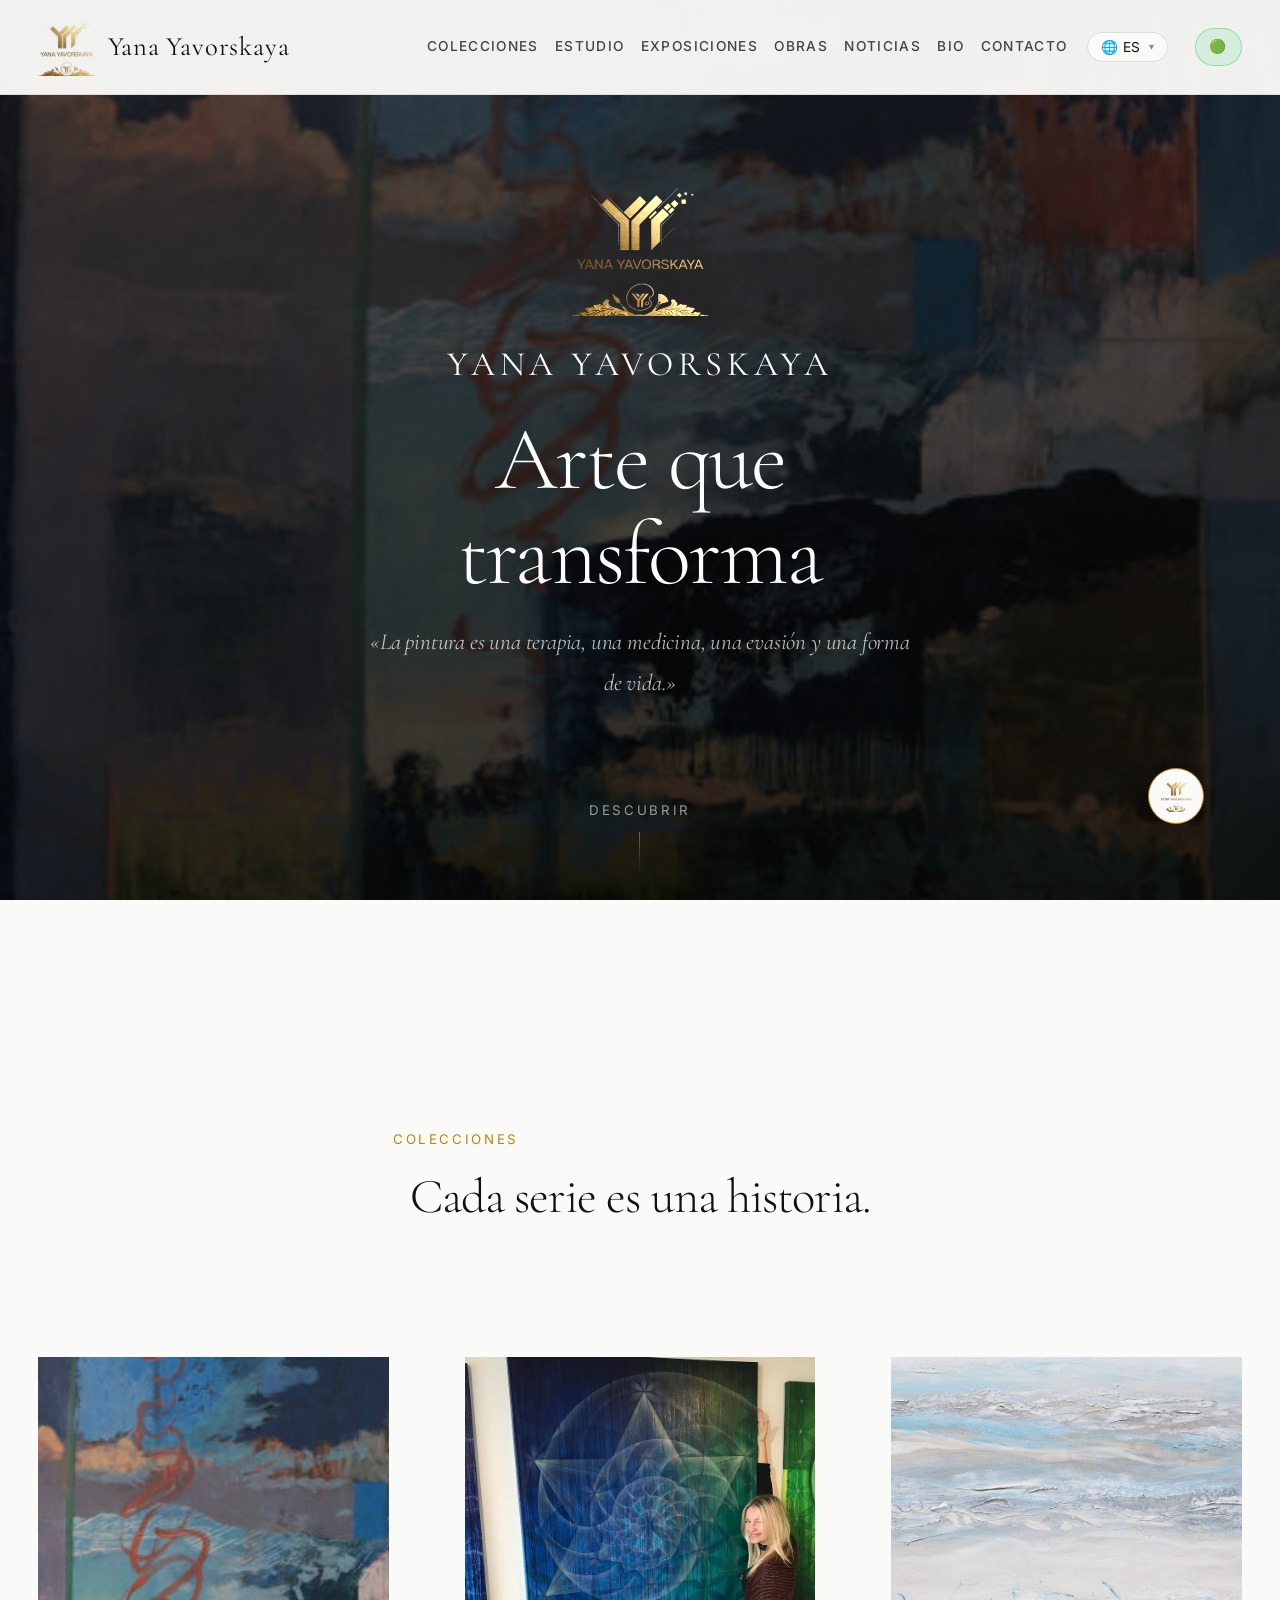
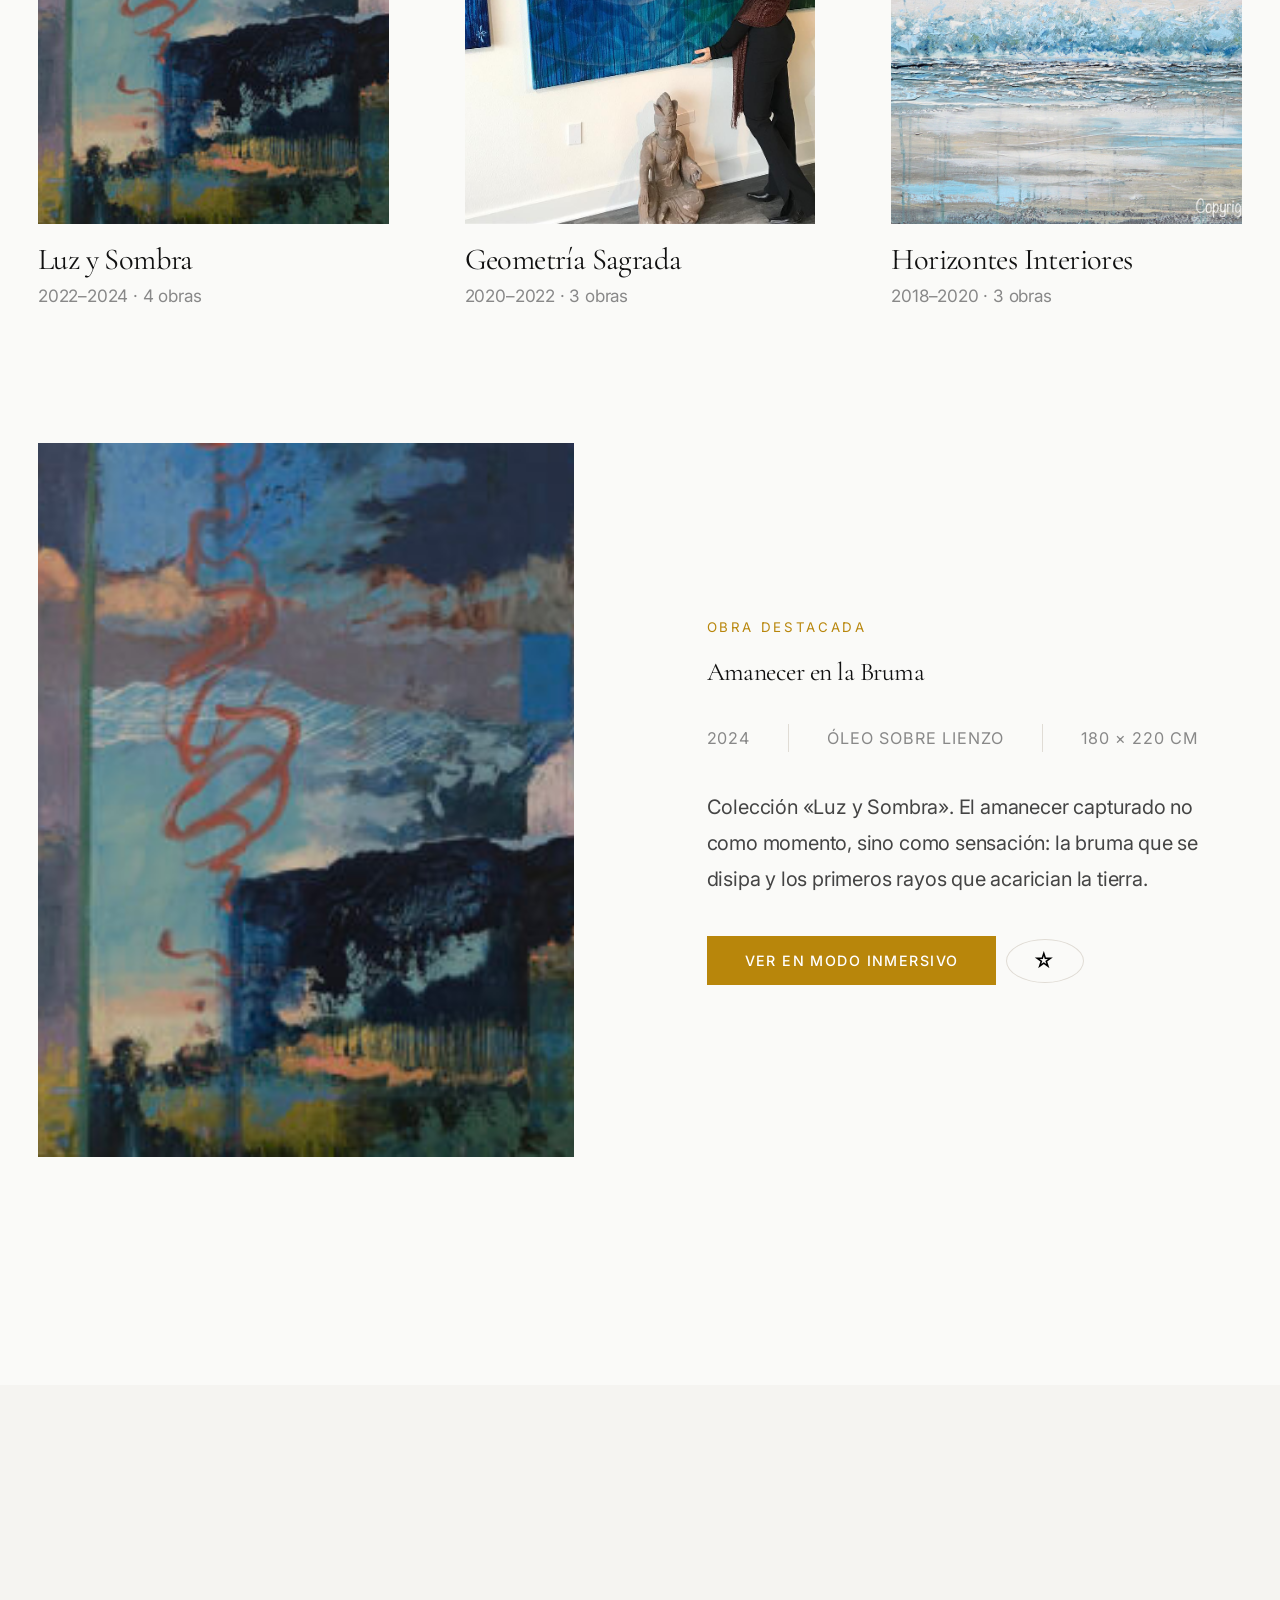
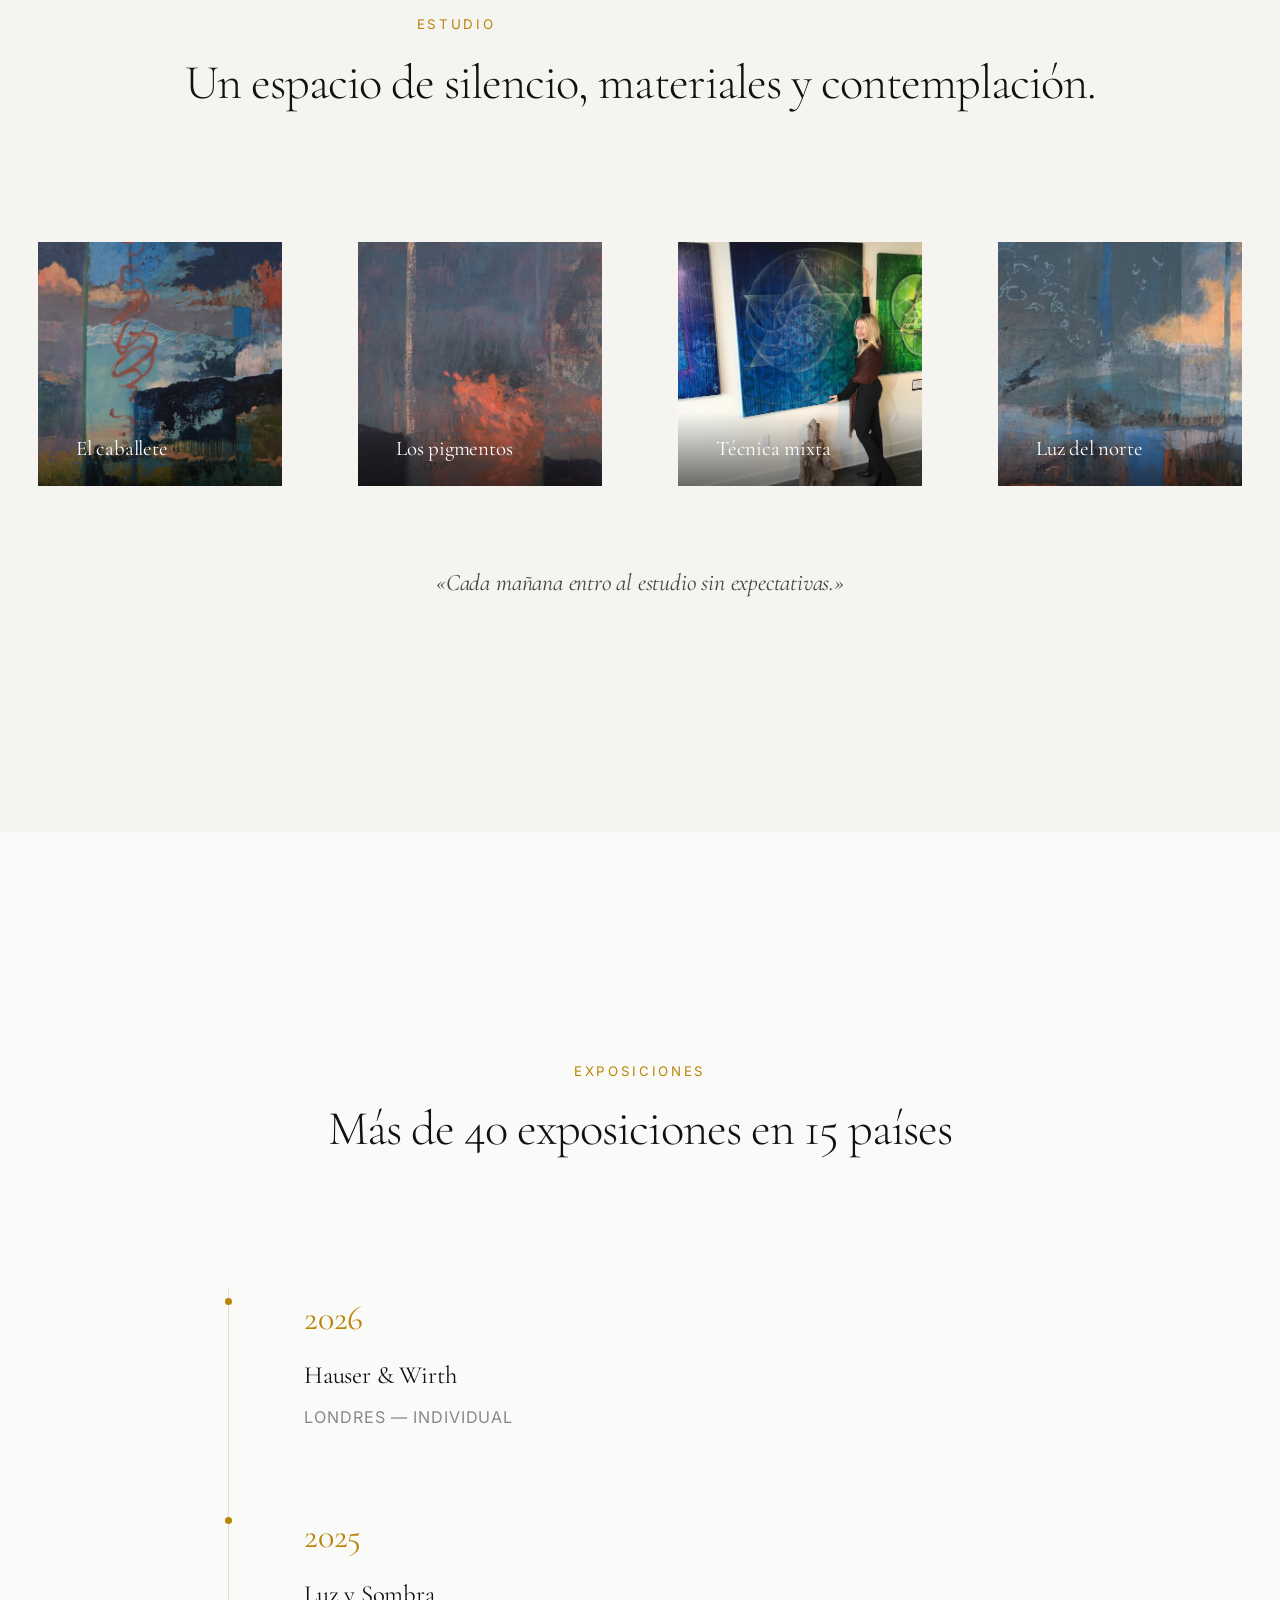
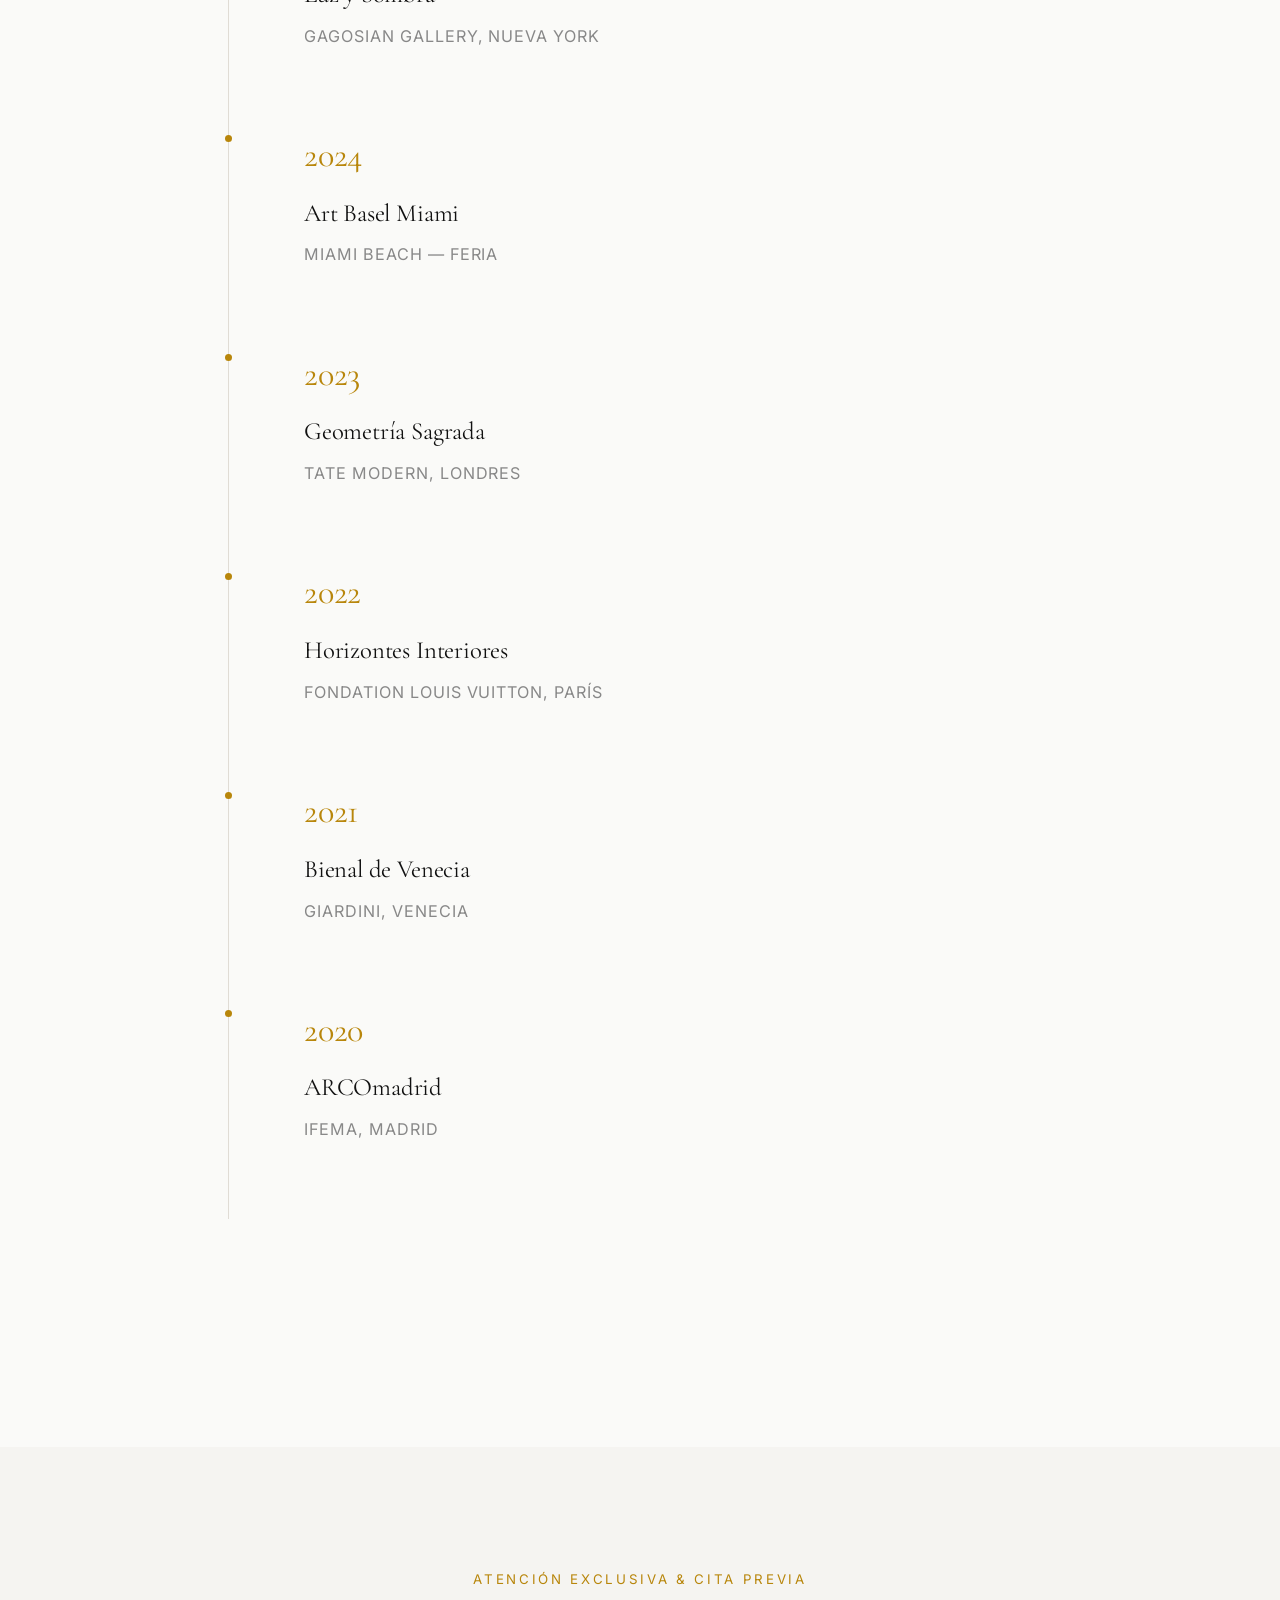
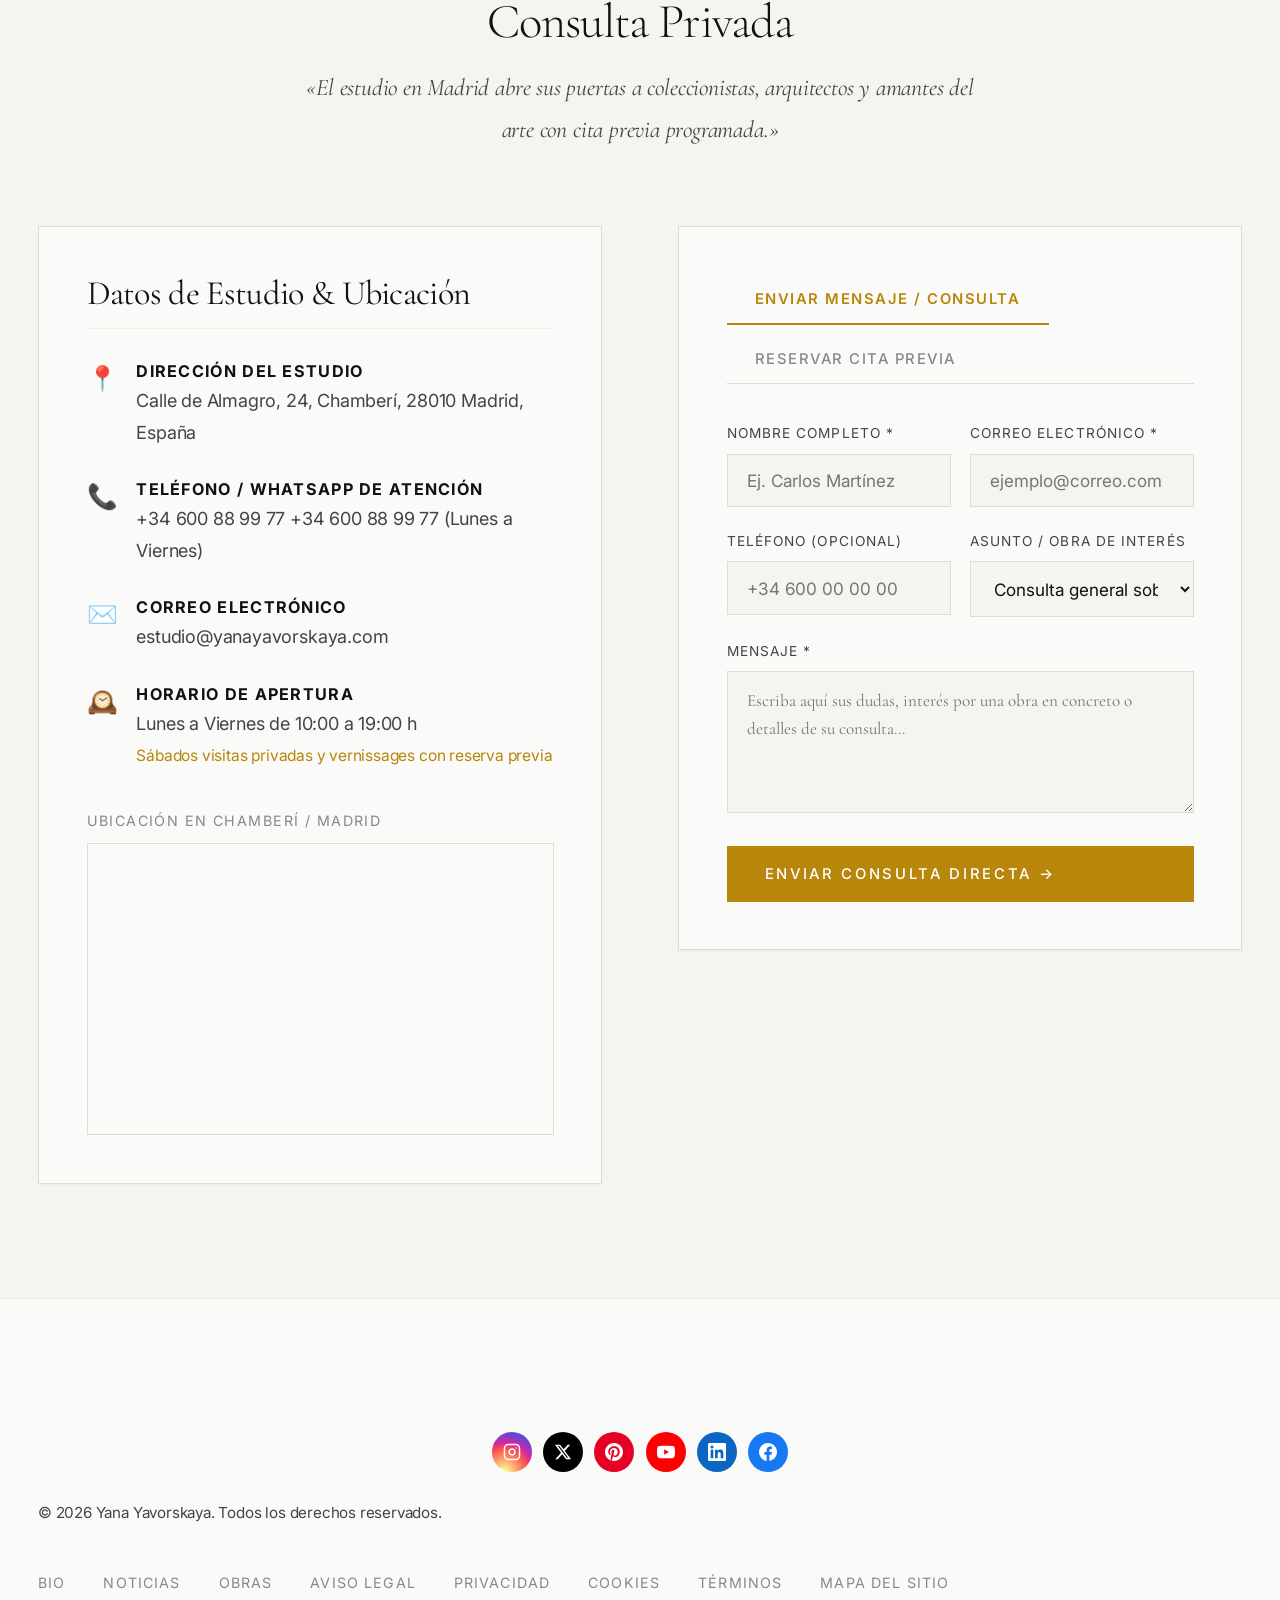
<file: index.html>
<!DOCTYPE html>
<html lang="es">
<head>
  <meta charset="UTF-8">
  <meta name="viewport" content="width=device-width, initial-scale=1.0">
  <meta name="description" content="Yana Yavorskaya — Pintora contemporánea. Obra original, exposiciones internacionales, galería privada.">
  <meta name="i18n-title" content="page.title">
  <link rel="canonical" href="https://yanayavorskaya.com/">
  <meta property="og:title" content="Yana Yavorskaya — Pintura Contemporánea">
  <meta property="og:description" content="Colección de arte contemporáneo. Obras disponibles, exposiciones, consulta privada.">
  <meta property="og:type" content="website">
  <meta property="og:url" content="https://yanayavorskaya.com/">
  <meta property="og:image" content="https://yanayavorskaya.com/assets/obras/hero-bg.jpg">
  <meta property="og:locale" content="es_ES">
  <meta name="twitter:card" content="summary_large_image">
  <meta name="twitter:image" content="https://yanayavorskaya.com/assets/obras/hero-bg.jpg">
  <meta name="theme-color" content="#111">
  <title>Yana Yavorskaya — Pintura Contemporánea</title>
  <link rel="stylesheet" href="css/museum.css">
  <link rel="icon" href="assets/logo.png" type="image/png">
  <meta name="vercel-toolbar" content="false">
</head>
<body>

<!-- ===== NAV ===== -->
<nav class="nav" role="navigation">
  <div class="nav__inner">
    <a href="index.html" class="nav__brand">
      <img src="assets/logo.png" alt="Yana Yavorskaya" class="nav__brand-logo" width="48" height="45">
      Yana Yavorskaya
    </a>
    <button class="nav__toggle" data-i18n-attr="aria-label:nav.toggle" aria-label="Menú" aria-expanded="false">
      <span></span><span></span><span></span>
    </button>
    <ul class="nav__links">
      <li><a href="index.html#colecciones" data-i18n="nav.colecciones">Colecciones</a></li>
      <li><a href="index.html#estudio" data-i18n="nav.estudio">Estudio</a></li>
      <li><a href="index.html#exposiciones" data-i18n="nav.exposiciones">Exposiciones</a></li>
      <li><a href="obras-disponibles.html" data-i18n="nav.obras">Obras</a></li>
      <li><a href="noticias.html" data-i18n="nav.noticias">Noticias</a></li>
      <li><a href="sobre-mi.html" data-i18n="nav.bio">Bio</a></li>
      <li><a href="index.html#contacto" data-i18n="nav.contacto">Contacto</a></li>
      <!-- SELECTOR DE IDIOMAS -->
      <li class="nav__item-lang" id="nav-item-lang-container" style="display: flex; align-items: center; margin: 0 0.4rem;">
        <div id="lang-switcher" class="lang-switcher"></div>
      </li>
      <!-- BOTÓN WHATSAPP -->
      <li style="display: flex; align-items: center;"><a href="https://wa.me/34600889977?text=Hola%20Yana%20Yavorskaya" target="_blank" rel="noopener" class="nav__wa-clean" title="WhatsApp directo con Yana"><span style="color:#25D366;">🟢</span> <span data-i18n="nav.wa">+34 600 88 99 77</span></a></li>
    </ul>
  </div>
</nav>

<main id="contenido-principal">

<!-- ===== HERO — Imagen grande a pantalla completa ===== -->
<section class="hero">
  <div class="hero__bg">
    <img src="assets/obras/hero-bg.jpg" alt="" aria-hidden="true" loading="eager">
  </div>
  <div class="hero__overlay"></div>
  <div class="hero__content reveal">
    <img src="assets/logo.png" alt="Yana Yavorskaya" class="hero__logo" width="518" height="482">
    <p class="hero__artist" data-i18n="hero.artist">Yana Yavorskaya</p>
    <h1 class="hero__title"><span data-i18n="hero.headline.line1">Arte que</span><br><span data-i18n="hero.headline.line2">transforma</span></h1>
    <p class="hero__quote" data-i18n="hero.tagline">«La pintura es una terapia, una medicina, una evasión y una forma de vida.»</p>
  </div>
  <div class="hero__scroll" aria-hidden="true">
    <span data-i18n="hero.scroll">Descubrir</span>
    <div class="hero__scroll-line"></div>
  </div>
</section>

<!-- ===== COLECCIONES — 3 tarjetas exactas ===== -->
<section id="colecciones" class="section section--light">
  <div class="container">
    <div class="section__header reveal">
      <p class="section__label" data-i18n="collections.label">Colecciones</p>
      <h2 class="section__title" data-i18n="collections.subtitle">Cada serie es una historia</h2>
    </div>
    <div class="collections-grid">

      <article class="collection-card reveal" data-museum-open data-collection="luz-y-sombra">
        <div class="collection-card__image">
          <img src="assets/obras/amanecer-bruma.jpg" alt="Luz y Sombra" loading="lazy">
        </div>
        <h3 class="collection-card__title" data-i18n="col1.title">Luz y Sombra</h3>
        <p class="collection-card__desc" data-i18n="col1.desc">2022–2024 · 4 obras</p>
      </article>

      <article class="collection-card reveal" data-museum-open data-collection="geometria-sagrada">
        <div class="collection-card__image">
          <img src="assets/obras/espiral-aurea.jpg" alt="Geometría Sagrada" loading="lazy">
        </div>
        <h3 class="collection-card__title" data-i18n="col2.title">Geometría Sagrada</h3>
        <p class="collection-card__desc" data-i18n="col2.desc">2020–2022 · 3 obras</p>
      </article>

      <article class="collection-card reveal" data-museum-open data-collection="horizontes-interiores">
        <div class="collection-card__image">
          <img src="assets/obras/memoria-horizonte.jpg" alt="Horizontes Interiores" loading="lazy">
        </div>
        <h3 class="collection-card__title" data-i18n="col3.title">Horizontes Interiores</h3>
        <p class="collection-card__desc" data-i18n="col3.desc">2018–2020 · 3 obras</p>
      </article>

    </div>

    <!-- Obra destacada -->
    <div class="artwork-detail reveal" style="margin-top: var(--spacing-xl);">
      <div class="artwork-detail__image">
        <img src="assets/obras/amanecer-bruma.jpg" alt="Amanecer en la Bruma" loading="lazy">
      </div>
      <div class="artwork-detail__info">
        <p class="section__label" data-i18n="featured.label">Obra destacada</p>
        <h3 data-i18n="featured.title">Amanecer en la Bruma</h3>
        <div class="artwork-detail__meta">
          <span>2024</span><span data-i18n="featured.technique">Óleo sobre lienzo</span><span>180 × 220 cm</span>
        </div>
        <p class="artwork-detail__desc" data-i18n="featured.desc">Colección «Luz y Sombra». El amanecer capturado no como momento, sino como sensación: la bruma que se disipa y los primeros rayos que acarician la tierra.</p>
        <div style="display:flex;gap:0.5rem;align-items:center;">
          <button class="btn btn--primary" data-museum-open data-collection="luz-y-sombra" data-obra-index="0" data-i18n="featured.museum">Ver en modo inmersivo</button>
          <button class="btn btn--favorite" data-obra-id="obra-1" data-i18n-attr="aria-label:featured.fav" aria-label="Añadir a favoritos">☆</button>
        </div>
      </div>
    </div>
  </div>
</section>

<!-- ===== ESTUDIO ===== -->
<section id="estudio" class="section section--alt">
  <div class="container">
    <div class="section__header reveal">
      <p class="section__label" data-i18n="studio.label">El Estudio</p>
      <h2 class="section__title" data-i18n="studio.subtitle">Donde nace cada obra</h2>
    </div>
    <div class="studio-grid">
      <div class="studio-card reveal"><img src="assets/obras/hero-bg.jpg" alt="El caballete en el estudio de Yana Yavorskaya" loading="lazy"><div class="studio-card__caption" data-i18n="studio.easel">El caballete</div></div>
      <div class="studio-card reveal"><img src="assets/obras/interludio.jpg" alt="Pigmentos y materiales en el estudio" loading="lazy"><div class="studio-card__caption" data-i18n="studio.pigments">Los pigmentos</div></div>
      <div class="studio-card reveal"><img src="assets/obras/espiral-aurea.jpg" alt="Detalle de técnica mixta sobre lienzo" loading="lazy"><div class="studio-card__caption" data-i18n="studio.mixed">Técnica mixta</div></div>
      <div class="studio-card reveal"><img src="assets/obras/ultimo-rayo.jpg" alt="Luz del norte entrando en el estudio" loading="lazy"><div class="studio-card__caption" data-i18n="studio.light">Luz del norte</div></div>
    </div>
    <p class="reveal" style="text-align:center;max-width:650px;margin:var(--spacing-lg) auto 0;font-family:var(--serif);font-style:italic;font-size:1.25rem;color:var(--text-secondary);" data-i18n="studio.quote">«Cada mañana entro al estudio sin expectativas. El lienzo me dice lo que necesita. Yo solo escucho.»</p>
  </div>
</section>

<!-- ===== EXPOSICIONES ===== -->
<section id="exposiciones" class="section section--light">
  <div class="container container-narrow">
    <div class="section__header reveal">
      <p class="section__label" data-i18n="exhibitions.label">Exposiciones</p>
      <h2 class="section__title"><span data-i18n="exhibitions.title.line1">Más de 40 exposiciones</span> <span data-i18n="exhibitions.title.line2">en 15 países</span></h2>
    </div>
    <div class="timeline reveal">
      <div class="timeline__item"><div class="timeline__year">2026</div><div class="timeline__title" data-i18n="exh1.title">Hauser & Wirth</div><div class="timeline__place" data-i18n="exh1.place">Londres — Individual</div></div>
      <div class="timeline__item"><div class="timeline__year">2025</div><div class="timeline__title" data-i18n="exh2.title">Luz y Sombra</div><div class="timeline__place" data-i18n="exh2.place">Gagosian Gallery, Nueva York</div></div>
      <div class="timeline__item"><div class="timeline__year">2024</div><div class="timeline__title" data-i18n="exh3.title">Art Basel Miami</div><div class="timeline__place" data-i18n="exh3.place">Miami Beach — Feria</div></div>
      <div class="timeline__item"><div class="timeline__year">2023</div><div class="timeline__title" data-i18n="exh4.title">Geometría Sagrada</div><div class="timeline__place" data-i18n="exh4.place">Tate Modern, Londres</div></div>
      <div class="timeline__item"><div class="timeline__year">2022</div><div class="timeline__title" data-i18n="exh5.title">Horizontes Interiores</div><div class="timeline__place" data-i18n="exh5.place">Fondation Louis Vuitton, París</div></div>
      <div class="timeline__item"><div class="timeline__year">2021</div><div class="timeline__title" data-i18n="exh6.title">Bienal de Venecia</div><div class="timeline__place" data-i18n="exh6.place">Giardini, Venecia</div></div>
      <div class="timeline__item"><div class="timeline__year">2020</div><div class="timeline__title" data-i18n="exh7.title">ARCOmadrid</div><div class="timeline__place" data-i18n="exh7.place">IFEMA, Madrid</div></div>
    </div>
  </div>
</section>

<!-- ===== CONTACTO & CITAS PRIVADAS ===== -->
<section id="contacto" class="section section--alt" style="padding: 6rem 0;">
  <div class="container">
    <div style="text-align: center; margin-bottom: 4rem;">
      <span class="section__label" data-i18n="contact.label">Atención Exclusiva & Cita Previa</span>
      <h2 class="section__title" data-i18n="contact.title">Contacto & Visitas al Estudio</h2>
      <p style="margin: 0 auto; max-width: 680px; font-family: var(--serif); font-style: italic; font-size: 1.25rem; color: var(--text-secondary);" data-i18n="contact.quote">«El estudio en Madrid abre sus puertas a coleccionistas, arquitectos y amantes del arte con cita previa programada.»</p>
    </div>

    <div style="display: grid; grid-template-columns: repeat(auto-fit, minmax(320px, 1fr)); gap: 4rem; align-items: start;">
      
      <!-- Columna Izquierda: Datos, Dirección, Teléfono, Horario & Mapa -->
      <div style="background: var(--bg); padding: 2.5rem; border: 1px solid var(--border); box-shadow: var(--shadow-sm);">
        <h3 style="font-family: var(--serif); font-size: 1.8rem; margin-bottom: 1.5rem; border-bottom: 1px solid var(--border-light); padding-bottom: 0.8rem;" data-i18n="contact.infoTitle">Datos de Estudio & Ubicación</h3>
        
        <ul style="list-style: none; display: flex; flex-direction: column; gap: 1.4rem; font-size: 0.95rem; color: var(--text-secondary); margin-bottom: 2rem; padding-left: 0;">
          <li style="display: flex; gap: 1rem; align-items: flex-start;">
            <span style="font-size: 1.3rem;">📍</span>
            <div>
              <strong style="color: var(--text); display: block; font-size: 0.85rem; text-transform: uppercase; letter-spacing: 0.08em; font-family: var(--sans);" data-i18n="contact.addressLabel">Dirección del Estudio</strong>
              <span data-i18n="contact.address">Calle de Almagro, 24, Chamberí, 28010 Madrid, España</span>
            </div>
          </li>
          <li style="display: flex; gap: 1rem; align-items: flex-start;">
            <span style="font-size: 1.3rem;">📞</span>
            <div>
              <strong style="color: var(--text); display: block; font-size: 0.85rem; text-transform: uppercase; letter-spacing: 0.08em; font-family: var(--sans);" data-i18n="contact.phoneLabel">Teléfono / WhatsApp de Atención</strong>
              +34 600 88 99 77 <span data-i18n="contact.phoneNote">(Lunes a Viernes)</span>
            </div>
          </li>
          <li style="display: flex; gap: 1rem; align-items: flex-start;">
            <span style="font-size: 1.3rem;">✉️</span>
            <div>
              <strong style="color: var(--text); display: block; font-size: 0.85rem; text-transform: uppercase; letter-spacing: 0.08em; font-family: var(--sans);" data-i18n="contact.emailLabel">Correo Electrónico</strong>
              estudio@yanayavorskaya.com
            </div>
          </li>
          <li style="display: flex; gap: 1rem; align-items: flex-start;">
            <span style="font-size: 1.3rem;">🕰️</span>
            <div>
              <strong style="color: var(--text); display: block; font-size: 0.85rem; text-transform: uppercase; letter-spacing: 0.08em; font-family: var(--sans);" data-i18n="contact.hoursLabel">Horario de Apertura</strong>
              <span data-i18n="contact.hoursWeekday">Lunes a Viernes de 10:00 a 19:00 h</span><br><span style="font-size: 0.82rem; color: var(--accent);" data-i18n="contact.hoursSaturday">Sábados visitas privadas y vernissages con reserva previa</span>
            </div>
          </li>
        </ul>

        <!-- Mapa de Ubicación -->
        <div>
          <span style="font-size: 0.75rem; text-transform: uppercase; letter-spacing: 0.1em; color: var(--text-tertiary); display: block; margin-bottom: 0.5rem;" data-i18n="contact.mapLabel">🗺️ Ubicación en Chamberí / Madrid</span>
          <div style="aspect-ratio: 16/10; overflow: hidden; border: 1px solid var(--border);">
            <iframe src="https://www.google.com/maps/embed?pb=!1m18!1m12!1m3!1d3036.8!2d-3.696!3d40.432!2m3!1f0!2f0!3f0!3m2!1i1024!2i768!4f13.1!3m3!1m2!1s0xd422883!2sCalle+de+Almagro%2C+24%2C+Chamber%C3%AD%2C+28010+Madrid!5e0!3m2!1ses!2ses!4v1700000000000!5m2!1ses!2ses" width="100%" height="100%" style="border:0; filter: grayscale(85%) contrast(110%);" allowfullscreen="" loading="lazy" referrerpolicy="no-referrer-when-downgrade"></iframe>
          </div>
        </div>
      </div>

      <!-- Columna Derecha: Sistema de Pestañas (Mensaje Directo vs Reserva Cita Previa) -->
      <div style="background: var(--bg); padding: 2.5rem; border: 1px solid var(--border); box-shadow: var(--shadow-sm);">
        <div class="contact-tabs" style="display: flex; flex-wrap: wrap; border-bottom: 1px solid var(--border); margin-bottom: 2rem; gap: 0.5rem 1rem;">
          <button id="tab-btn-msg" onclick="switchContactTab('msg')" style="padding: 0.8rem 1.5rem; border: none; background: none; font-family: var(--sans); font-size: 0.78rem; text-transform: uppercase; letter-spacing: 0.1em; font-weight: 600; color: var(--accent); border-bottom: 2px solid var(--accent); cursor: pointer;" data-i18n="contact.tabMessage">✉️ Enviar Mensaje / Consulta</button>
          <button id="tab-btn-cal" onclick="switchContactTab('cal')" style="padding: 0.8rem 1.5rem; border: none; background: none; font-family: var(--sans); font-size: 0.78rem; text-transform: uppercase; letter-spacing: 0.1em; font-weight: 500; color: var(--text-tertiary); cursor: pointer;" data-i18n="contact.tabBooking">📅 Reservar Cita Previa</button>
        </div>

        <!-- Pestaña 1: Formulario de Mensaje -->
        <div id="tab-panel-msg" style="display: block;">
          <form onsubmit="return submitContactMsg(event)" style="display: flex; flex-direction: column; gap: 1.2rem;">
            <div style="display: grid; grid-template-columns: repeat(auto-fit, minmax(140px, 1fr)); gap: 1rem;">
              <div>
                <label style="display: block; font-size: 0.72rem; text-transform: uppercase; letter-spacing: 0.08em; color: var(--text-secondary); margin-bottom: 0.4rem;" data-i18n="contact.fullName">Nombre Completo *</label>
                <input type="text" required data-i18n="contact.fullNamePh" placeholder="Ej. Carlos Martínez" style="width: 100%; padding: 0.8rem 1rem; border: 1px solid var(--border); background: var(--bg-alt); font-size: 0.9rem; font-family: var(--sans);">
              </div>
              <div>
                <label style="display: block; font-size: 0.72rem; text-transform: uppercase; letter-spacing: 0.08em; color: var(--text-secondary); margin-bottom: 0.4rem;" data-i18n="contact.emailField">Correo Electrónico *</label>
                <input type="email" required data-i18n="contact.emailPh" placeholder="ejemplo@correo.com" style="width: 100%; padding: 0.8rem 1rem; border: 1px solid var(--border); background: var(--bg-alt); font-size: 0.9rem; font-family: var(--sans);">
              </div>
            </div>

            <div style="display: grid; grid-template-columns: repeat(auto-fit, minmax(140px, 1fr)); gap: 1rem;">
              <div>
                <label style="display: block; font-size: 0.72rem; text-transform: uppercase; letter-spacing: 0.08em; color: var(--text-secondary); margin-bottom: 0.4rem;" data-i18n="contact.phoneOptional">Teléfono (Opcional)</label>
                <input type="tel" data-i18n="contact.phonePh" placeholder="+34 600 00 00 00" style="width: 100%; padding: 0.8rem 1rem; border: 1px solid var(--border); background: var(--bg-alt); font-size: 0.9rem; font-family: var(--sans);">
              </div>
              <div>
                <label style="display: block; font-size: 0.72rem; text-transform: uppercase; letter-spacing: 0.08em; color: var(--text-secondary); margin-bottom: 0.4rem;" data-i18n="contact.subject">Asunto / Obra de Interés</label>
                <select style="width: 100%; padding: 0.8rem 1rem; border: 1px solid var(--border); background: var(--bg-alt); font-size: 0.9rem; font-family: var(--sans); color: var(--text);">
                  <option value="Consulta general" data-i18n="contact.optGeneral">Consulta general sobre el estudio</option>
                  <option value="Obras disponibles" data-i18n="contact.optWorks">Información de obras disponibles</option>
                  <option value="Encargo personalizado" data-i18n="contact.optCommission">Encargo o colección personalizada</option>
                  <option value="Prensa / Colaboración" data-i18n="contact.optPress">Prensa, entrevistas o colaboración</option>
                </select>
              </div>
            </div>

            <div>
              <label style="display: block; font-size: 0.72rem; text-transform: uppercase; letter-spacing: 0.08em; color: var(--text-secondary); margin-bottom: 0.4rem;" data-i18n="contact.messageLabel">Mensaje *</label>
              <textarea rows="4" required data-i18n="contact.messagePh" placeholder="Escriba aquí sus dudas, interés por una obra en concreto o detalles de su consulta..." style="width: 100%; padding: 0.8rem 1rem; border: 1px solid var(--border); background: var(--bg-alt); font-size: 0.9rem; font-family: var(--serif); line-height: 1.6;"></textarea>
            </div>

            <button type="submit" class="btn btn--primary" style="align-self: flex-start; padding: 1rem 2rem; font-size: 0.78rem; letter-spacing: 0.18em; width: 100%;" data-i18n="contact.sendBtn">ENVIAR CONSULTA DIRECTA →</button>
          </form>
        </div>

        <!-- Pestaña 2: Calendario de Cita Previa -->
        <div id="tab-panel-cal" style="display: none;">
          <form onsubmit="return submitContactBooking(event)" style="display: flex; flex-direction: column; gap: 1.2rem;">
            <div>
              <label style="display: block; font-size: 0.72rem; text-transform: uppercase; letter-spacing: 0.08em; color: var(--text-secondary); margin-bottom: 0.4rem;" data-i18n="contact.visitReason">Motivo de la Visita *</label>
              <select required style="width: 100%; padding: 0.8rem 1rem; border: 1px solid var(--border); background: var(--bg-alt); font-size: 0.9rem; font-family: var(--sans);">
                <option value="Contemplar obras" data-i18n="contact.optViewWorks">Contemplación privada de obras disponibles</option>
                <option value="Asesoramiento" data-i18n="contact.optInterior">Asesoramiento para colecciones y proyectos de interiorismo</option>
                <option value="Recogida" data-i18n="contact.optPickup">Recogida de obra o certificado en taller</option>
              </select>
            </div>

            <!-- Calendario Interactivo -->
            <div>
              <label style="display: block; font-size: 0.72rem; text-transform: uppercase; letter-spacing: 0.08em; color: var(--text-secondary); margin-bottom: 0.6rem;" data-i18n="contact.selectDate">Seleccionar Fecha de Visita (Julio / Agosto 2026) *</label>
              <div style="display: grid; grid-template-columns: repeat(5, 1fr); gap: 0.5rem; text-align: center; font-size: 0.8rem; font-family: var(--sans);">
                <button type="button" onclick="selectCalDate(this, 'Lun 13 Jul')" class="cal-day-btn" style="padding: 0.6rem; border: 1px solid var(--accent); background: var(--accent); color: #fff;"><strong>Lun 13</strong><br><span style="font-size:0.68rem; color:inherit;">Julio</span></button>
                <button type="button" onclick="selectCalDate(this, 'Mar 14 Jul')" class="cal-day-btn" style="padding: 0.6rem; border: 1px solid var(--border); background: var(--bg-alt);"><strong>Mar 14</strong><br><span style="font-size:0.68rem; color:var(--text-tertiary);">Julio</span></button>
                <button type="button" onclick="selectCalDate(this, 'Mié 15 Jul')" class="cal-day-btn" style="padding: 0.6rem; border: 1px solid var(--border); background: var(--bg-alt);"><strong>Mié 15</strong><br><span style="font-size:0.68rem; color:var(--text-tertiary);">Julio</span></button>
                <button type="button" onclick="selectCalDate(this, 'Jue 16 Jul')" class="cal-day-btn" style="padding: 0.6rem; border: 1px solid var(--border); background: var(--bg-alt);"><strong>Jue 16</strong><br><span style="font-size:0.68rem; color:var(--text-tertiary);">Julio</span></button>
                <button type="button" onclick="selectCalDate(this, 'Vie 17 Jul')" class="cal-day-btn" style="padding: 0.6rem; border: 1px solid var(--border); background: var(--bg-alt);"><strong>Vie 17</strong><br><span style="font-size:0.68rem; color:var(--text-tertiary);">Julio</span></button>
                <button type="button" onclick="selectCalDate(this, 'Lun 20 Jul')" class="cal-day-btn" style="padding: 0.6rem; border: 1px solid var(--border); background: var(--bg-alt);"><strong>Lun 20</strong><br><span style="font-size:0.68rem; color:var(--text-tertiary);">Julio</span></button>
                <button type="button" onclick="selectCalDate(this, 'Mar 21 Jul')" class="cal-day-btn" style="padding: 0.6rem; border: 1px solid var(--border); background: var(--bg-alt);"><strong>Mar 21</strong><br><span style="font-size:0.68rem; color:var(--text-tertiary);">Julio</span></button>
                <button type="button" onclick="selectCalDate(this, 'Mié 22 Jul')" class="cal-day-btn" style="padding: 0.6rem; border: 1px solid var(--border); background: var(--bg-alt);"><strong>Mié 22</strong><br><span style="font-size:0.68rem; color:var(--text-tertiary);">Julio</span></button>
                <button type="button" onclick="selectCalDate(this, 'Jue 23 Jul')" class="cal-day-btn" style="padding: 0.6rem; border: 1px solid var(--border); background: var(--bg-alt);"><strong>Jue 23</strong><br><span style="font-size:0.68rem; color:var(--text-tertiary);">Julio</span></button>
                <button type="button" onclick="selectCalDate(this, 'Vie 24 Jul')" class="cal-day-btn" style="padding: 0.6rem; border: 1px solid var(--border); background: var(--bg-alt);"><strong>Vie 24</strong><br><span style="font-size:0.68rem; color:var(--text-tertiary);">Julio</span></button>
              </div>
              <input type="hidden" id="cal-selected-date" name="fecha_reserva" required value="Lun 13 Jul">
            </div>

            <!-- Selector de Hora -->
            <div>
              <label style="display: block; font-size: 0.72rem; text-transform: uppercase; letter-spacing: 0.08em; color: var(--text-secondary); margin-bottom: 0.6rem;" data-i18n="contact.selectTime">Seleccionar Franja Horaria *</label>
              <div style="display: grid; grid-template-columns: repeat(4, 1fr); gap: 0.5rem; text-align: center; font-size: 0.8rem; font-family: var(--sans);">
                <button type="button" onclick="selectCalTime(this, '11:00 h')" class="cal-time-btn" style="padding: 0.6rem; border: 1px solid var(--accent); background: var(--accent); color: #fff; font-weight: 600;">11:00 h</button>
                <button type="button" onclick="selectCalTime(this, '12:30 h')" class="cal-time-btn" style="padding: 0.6rem; border: 1px solid var(--border); background: var(--bg-alt);">12:30 h</button>
                <button type="button" onclick="selectCalTime(this, '16:30 h')" class="cal-time-btn" style="padding: 0.6rem; border: 1px solid var(--border); background: var(--bg-alt);">16:30 h</button>
                <button type="button" onclick="selectCalTime(this, '18:00 h')" class="cal-time-btn" style="padding: 0.6rem; border: 1px solid var(--border); background: var(--bg-alt);">18:00 h</button>
              </div>
              <input type="hidden" id="cal-selected-time" name="hora_reserva" required value="11:00 h">
            </div>

            <div style="display: grid; grid-template-columns: repeat(auto-fit, minmax(140px, 1fr)); gap: 1rem; margin-top: 0.4rem;">
              <div>
                <label style="display: block; font-size: 0.72rem; text-transform: uppercase; letter-spacing: 0.08em; color: var(--text-secondary); margin-bottom: 0.4rem;" data-i18n="contact.yourName">Su Nombre *</label>
                <input type="text" required data-i18n="contact.yourNamePh" placeholder="Nombre y apellidos" style="width: 100%; padding: 0.8rem 1rem; border: 1px solid var(--border); background: var(--bg-alt); font-size: 0.9rem; font-family: var(--sans);">
              </div>
              <div>
                <label style="display: block; font-size: 0.72rem; text-transform: uppercase; letter-spacing: 0.08em; color: var(--text-secondary); margin-bottom: 0.4rem;" data-i18n="contact.phoneWhatsapp">Teléfono / WhatsApp *</label>
                <input type="tel" required placeholder="+34 600 00 00 00" style="width: 100%; padding: 0.8rem 1rem; border: 1px solid var(--border); background: var(--bg-alt); font-size: 0.9rem; font-family: var(--sans);">
              </div>
            </div>

            <button type="submit" class="btn btn--primary" style="align-self: flex-start; padding: 1rem 2rem; font-size: 0.78rem; letter-spacing: 0.18em; width: 100%;" data-i18n="contact.bookBtn">RESERVAR Y CONFIRMAR CITA PREVIA →</button>
          </form>
        </div>

      </div>

    </div>
  </div>
</section>

</main>

<script>
function switchContactTab(tab) {
  var pMsg = document.getElementById('tab-panel-msg');
  var pCal = document.getElementById('tab-panel-cal');
  var bMsg = document.getElementById('tab-btn-msg');
  var bCal = document.getElementById('tab-btn-cal');
  if (tab === 'msg') {
    if(pMsg) pMsg.style.display = 'block'; if(pCal) pCal.style.display = 'none';
    if(bMsg) { bMsg.style.color = 'var(--accent)'; bMsg.style.borderBottom = '2px solid var(--accent)'; bMsg.style.fontWeight = '600'; }
    if(bCal) { bCal.style.color = 'var(--text-tertiary)'; bCal.style.borderBottom = 'none'; bCal.style.fontWeight = '500'; }
  } else {
    if(pMsg) pMsg.style.display = 'none'; if(pCal) pCal.style.display = 'block';
    if(bCal) { bCal.style.color = 'var(--accent)'; bCal.style.borderBottom = '2px solid var(--accent)'; bCal.style.fontWeight = '600'; }
    if(bMsg) { bMsg.style.color = 'var(--text-tertiary)'; bMsg.style.borderBottom = 'none'; bMsg.style.fontWeight = '500'; }
  }
}
function submitContactMsg(e) {
  e.preventDefault();
  var msg = (window.MuseoI18n && MuseoI18n.t('contact.msgSuccess')) || '✓ Mensaje enviado.';
  alert(msg);
  e.target.reset();
  return false;
}
function submitContactBooking(e) {
  e.preventDefault();
  var msg = (window.MuseoI18n && MuseoI18n.t('contact.bookSuccess')) || '✓ Cita reservada.';
  alert(msg);
  e.target.reset();
  switchContactTab('msg');
  return false;
}
function selectCalDate(btn, dateStr) {
  document.querySelectorAll('.cal-day-btn').forEach(function(b){ b.style.borderColor = 'var(--border)'; b.style.background = 'var(--bg-alt)'; b.style.color = 'var(--text)'; });
  btn.style.borderColor = 'var(--accent)'; btn.style.background = 'var(--accent)'; btn.style.color = '#fff';
  var idEl = document.getElementById('cal-selected-date'); if(idEl) idEl.value = dateStr;
}
function selectCalTime(btn, timeStr) {
  document.querySelectorAll('.cal-time-btn').forEach(function(b){ b.style.borderColor = 'var(--border)'; b.style.background = 'var(--bg-alt)'; b.style.color = 'var(--text)'; });
  btn.style.borderColor = 'var(--accent)'; btn.style.background = 'var(--accent)'; btn.style.color = '#fff';
  var idEl = document.getElementById('cal-selected-time'); if(idEl) idEl.value = timeStr;
}
</script>


<!-- ===== FOOTER con redes sociales SVG ===== -->
<footer class="footer"><div class="container">
  <div class="footer__social">
    <a href="https://instagram.com/yanayavorskaya" class="soc-icon soc-ig" target="_blank" rel="noopener" aria-label="Instagram"><svg viewBox="0 0 24 24" fill="none" stroke="currentColor" stroke-width="2" stroke-linecap="round" stroke-linejoin="round"><rect x="2" y="2" width="20" height="20" rx="5" ry="5"/><path d="M16 11.37A4 4 0 1 1 12.63 8 4 4 0 0 1 16 11.37z"/><line x1="17.5" y1="6.5" x2="17.51" y2="6.5"/></svg></a>
    <a href="https://x.com/yanayavorskaya" class="soc-icon soc-x" target="_blank" rel="noopener" aria-label="X"><svg viewBox="0 0 24 24"><path d="M18.244 2.25h3.308l-7.227 8.26 8.502 11.24H16.17l-5.214-6.817L4.99 21.75H1.68l7.73-8.835L1.254 2.25H8.08l4.713 6.231zm-1.161 17.52h1.833L7.084 4.126H5.117z"/></svg></a>
    <a href="https://pinterest.com/yanayavorskaya" class="soc-icon soc-pin" target="_blank" rel="noopener" aria-label="Pinterest"><svg viewBox="0 0 24 24"><path d="M12 0C5.373 0 0 5.372 0 12c0 5.084 3.163 9.426 7.627 11.174-.105-.949-.2-2.405.042-3.441.218-.937 1.407-5.965 1.407-5.965s-.359-.719-.359-1.782c0-1.668.967-2.914 2.171-2.914 1.023 0 1.518.769 1.518 1.69 0 1.029-.655 2.568-.994 3.995-.283 1.194.599 2.169 1.777 2.169 2.133 0 3.772-2.249 3.772-5.495 0-2.873-2.064-4.882-5.012-4.882-3.414 0-5.418 2.561-5.418 5.207 0 1.031.397 2.138.893 2.738.098.119.112.224.083.345l-.333 1.36c-.053.22-.174.267-.402.161-1.499-.698-2.436-2.889-2.436-4.649 0-3.785 2.75-7.262 7.929-7.262 4.163 0 7.398 2.967 7.398 6.931 0 4.136-2.607 7.464-6.227 7.464-1.216 0-2.359-.632-2.75-1.378l-.748 2.853c-.271 1.043-1.002 2.35-1.492 3.146C9.57 23.812 10.763 24 12 24c6.627 0 12-5.373 12-12 0-6.628-5.373-12-12-12z"/></svg></a>
    <a href="https://youtube.com/@yanayavorskaya" class="soc-icon soc-yt" target="_blank" rel="noopener" aria-label="YouTube"><svg viewBox="0 0 24 24"><path d="M23.498 6.186a3.016 3.016 0 00-2.122-2.136C19.505 3.545 12 3.545 12 3.545s-7.505 0-9.377.505A3.017 3.017 0 00.502 6.186C0 8.07 0 12 0 12s0 3.93.502 5.814a3.016 3.016 0 002.122 2.136c1.871.505 9.376.505 9.376.505s7.505 0 9.377-.505a3.015 3.015 0 002.122-2.136C24 15.93 24 12 24 12s0-3.93-.502-5.814zM9.545 15.568V8.432L15.818 12l-6.273 3.568z"/></svg></a>
    <a href="https://linkedin.com/in/yanayavorskaya" class="soc-icon soc-li" target="_blank" rel="noopener" aria-label="LinkedIn"><svg viewBox="0 0 24 24"><path d="M20.447 20.452h-3.554v-5.569c0-1.328-.027-3.037-1.852-3.037-1.853 0-2.136 1.445-2.136 2.939v5.667H9.351V9h3.414v1.561h.046c.477-.9 1.637-1.85 3.37-1.85 3.601 0 4.267 2.37 4.267 5.455v6.286zM5.337 7.433a2.062 2.062 0 01-2.063-2.065 2.064 2.064 0 112.063 2.065zm1.782 13.019H3.555V9h3.564v11.452zM22.225 0H1.771C.792 0 0 .774 0 1.729v20.542C0 23.227.792 24 1.771 24h20.451C23.2 24 24 23.227 24 22.271V1.729C24 .774 23.2 0 22.222 0h.003z"/></svg></a>
    <a href="https://facebook.com/yanayavorskaya" class="soc-icon soc-fb" target="_blank" rel="noopener" aria-label="Facebook"><svg viewBox="0 0 24 24"><path d="M24 12.073c0-6.627-5.373-12-12-12s-12 5.373-12 12c0 5.99 4.388 10.954 10.125 11.854v-8.385H7.078v-3.47h3.047V9.43c0-3.007 1.792-4.669 4.533-4.669 1.312 0 2.686.235 2.686.235v2.953H15.83c-1.491 0-1.956.925-1.956 1.874v2.25h3.328l-.532 3.47h-2.796v8.385C19.612 23.027 24 18.062 24 12.073z"/></svg></a>
  </div>
  <div class="footer__inner">
    <p class="footer__copy" data-i18n="footer.copy">© 2026 Yana Yavorskaya. Todos los derechos reservados.</p>
    <ul class="footer__links">
      <li><a href="sobre-mi.html" data-i18n="footer.bio">Bio</a></li>
      <li><a href="noticias.html" data-i18n="footer.noticias">Noticias</a></li>
      <li><a href="obras-disponibles.html" data-i18n="footer.obras">Obras</a></li>
      <li><a href="legal/aviso-legal.html" data-i18n="footer.legal">Aviso Legal</a></li>
      <li><a href="legal/privacidad.html" data-i18n="footer.privacy">Privacidad</a></li>
      <li><a href="legal/cookies.html" data-i18n="footer.cookies">Cookies</a></li>
      <li><a href="legal/terminos.html" data-i18n="footer.terms">Términos</a></li>
      <li><a href="#" onclick="openSitemap(event)" data-i18n="footer.sitemap">Mapa del sitio</a></li>
    </ul>
  </div>
</div></footer>

<!-- ===== MODO MUSEO ===== -->
<div class="museum-mode night-gallery" role="dialog" aria-hidden="true">
  <div class="night-gallery__ambient" aria-hidden="true"></div>
  <div class="night-gallery__spotlight" aria-hidden="true"></div>
  <button class="museum-mode__close" aria-label="Cerrar">✕</button>
  <div class="museum-mode__stage">
    <div class="museum-mode__artwork"></div>
  </div>
  <div class="museum-mode__nav">
    <button class="museum-mode__prev" aria-label="Anterior">←</button>
    <span class="museum-mode__counter">1 / 10</span>
    <button class="museum-mode__next" aria-label="Siguiente">→</button>
  </div>
</div>







<script src="js/i18n-content.js"></script>
<script src="js/db.js"></script>
<script src="js/i18n.js"></script>
<!-- ===== MAPA DEL SITIO MODAL ===== -->
<div class="shop-modal" id="sitemap-modal" role="dialog" aria-hidden="true">
  <div class="shop-modal__inner" style="max-width: 780px;">
    <button class="shop-modal__close" onclick="closeSitemap()" aria-label="Cerrar">✕</button>
    <div class="invitation__crest">✦</div>
    <h3 class="shop-modal__title" style="margin-bottom: 1.5rem; text-align: center;" data-i18n="sitemap.title">Mapa del sitio</h3>
    <div style="display:grid; grid-template-columns: repeat(auto-fit, minmax(210px, 1fr)); gap: 2rem; text-align: left; font-family: var(--sans); font-size: 0.88rem;">
      <div>
        <strong style="font-family: var(--serif); font-size: 1.15rem; color: var(--accent); display:block; margin-bottom: 0.6rem; border-bottom: 1px solid var(--border-light); padding-bottom: 0.3rem;" data-i18n="sitemap.gallery">Galería & Obras</strong>
        <ul style="list-style: none; display: flex; flex-direction: column; gap: 0.5rem; padding-left: 0;">
          <li><a href="obras-disponibles.html" style="color: var(--text);" data-i18n="sitemap.catalog">Catálogo Completo</a></li>
          <li><a href="index.html#colecciones" style="color: var(--text-secondary);" data-i18n="col1.title">Luz y Sombra</a></li>
          <li><a href="index.html#colecciones" style="color: var(--text-secondary);" data-i18n="col2.title">Geometría Sagrada</a></li>
          <li><a href="index.html#colecciones" style="color: var(--text-secondary);" data-i18n="col3.title">Horizontes Interiores</a></li>
        </ul>
      </div>
      <div>
        <strong style="font-family: var(--serif); font-size: 1.15rem; color: var(--accent); display:block; margin-bottom: 0.6rem; border-bottom: 1px solid var(--border-light); padding-bottom: 0.3rem;" data-i18n="sitemap.studio">Estudio & Ensayos</strong>
        <ul style="list-style: none; display: flex; flex-direction: column; gap: 0.5rem; padding-left: 0;">
          <li><a href="sobre-mi.html" style="color: var(--text);" data-i18n="sitemap.bio">Biografía & Filosofía</a></li>
          <li><a href="index.html#estudio" style="color: var(--text-secondary);" data-i18n="sitemap.studioMadrid">El Estudio en Madrid</a></li>
          <li><a href="noticias.html" style="color: var(--text);" data-i18n="sitemap.news">Noticias del Estudio</a></li>
          <li><a href="index.html#exposiciones" style="color: var(--text-secondary);" data-i18n="sitemap.exhibitions">Exposiciones Internacionales</a></li>
        </ul>
      </div>
      <div>
        <strong style="font-family: var(--serif); font-size: 1.15rem; color: var(--accent); display:block; margin-bottom: 0.6rem; border-bottom: 1px solid var(--border-light); padding-bottom: 0.3rem;" data-i18n="sitemap.contact">Contacto & Legal</strong>
        <ul style="list-style: none; display: flex; flex-direction: column; gap: 0.5rem; padding-left: 0;">
          <li><a href="index.html#contacto" style="color: var(--text);" data-i18n="sitemap.privateContact">Citas Privadas & Contacto</a></li>
          <li><a href="legal/aviso-legal.html" style="color: var(--text-secondary);" data-i18n="sitemap.legal">Aviso Legal</a></li>
          <li><a href="legal/privacidad.html" style="color: var(--text-secondary);" data-i18n="sitemap.privacy">Privacidad</a></li>
          <li><a href="legal/cookies.html" style="color: var(--text-secondary);" data-i18n="sitemap.cookies">Cookies</a></li>
          <li><a href="legal/terminos.html" style="color: var(--text-secondary);" data-i18n="sitemap.terms">Términos de Uso</a></li>
        </ul>
      </div>
    </div>
  </div>
</div>
<script>
function openSitemap(e) { if(e) e.preventDefault(); var sm = document.getElementById('sitemap-modal'); if(sm) { sm.classList.add('is-open'); sm.setAttribute('aria-hidden','false'); } }
function closeSitemap() { var sm = document.getElementById('sitemap-modal'); if(sm) { sm.classList.remove('is-open'); sm.setAttribute('aria-hidden','true'); } }
</script>

<!-- ===== CHAT ASSISTANT (BOTTOM RIGHT) ===== -->
<div class="chat-assistant">
  <button class="chat-assistant__trigger" id="chat-trigger" aria-label="Abrir chat">
    <img src="assets/logo.png" alt="" width="34" height="34">
  </button>
</div>
<div class="chat-panel" id="chat-panel" role="dialog" aria-hidden="true">
  <div class="chat-panel__header">
    <img src="assets/logo.png" alt="" width="36" height="36">
    <div class="chat-panel__header-info">
      <div class="chat-panel__header-name" data-i18n="chat.name">Yana Yavorskaya</div>
      <div class="chat-panel__header-status" data-i18n="chat.status">Disponible</div>
    </div>
    <button class="chat-panel__close" id="chat-close" aria-label="Cerrar chat">✕</button>
  </div>
  <div class="chat-panel__messages" id="chat-messages"></div>
  <div class="chat-panel__quick-replies" id="chat-quick">
    <button class="chat-panel__quick-reply" data-msg="Háblame de la colección Luz y Sombra" data-i18n="chat.q1">Luz y Sombra</button>
    <button class="chat-panel__quick-reply" data-msg="¿Hay obras disponibles?" data-i18n="chat.q3">Disponibilidad</button>
    <button class="chat-panel__quick-reply" data-msg="¿Qué técnica utilizas?" data-i18n="chat.q2">Técnica</button>
    <button class="chat-panel__quick-reply" data-msg="Cuéntame sobre las exposiciones" data-i18n="chat.q4">Exposiciones</button>
  </div>
  <div class="chat-panel__input-area">
    <input type="text" id="chat-input" placeholder="Escribe tu pregunta…" data-i18n="chat.placeholder">
    <button id="chat-send" data-i18n="chat.send">Enviar</button>
  </div>
</div>

<!-- ===== SCROLL UP (BOTTOM LEFT) ===== -->
<button class="scroll-up" id="scroll-up" aria-label="Volver arriba" title="Volver arriba">
  <svg viewBox="0 0 24 24" stroke-width="2"><path d="M18 15l-6-6-6 6"/></svg>
</button>
<script src="js/museum.js"></script>
</body>
</html>
</file>
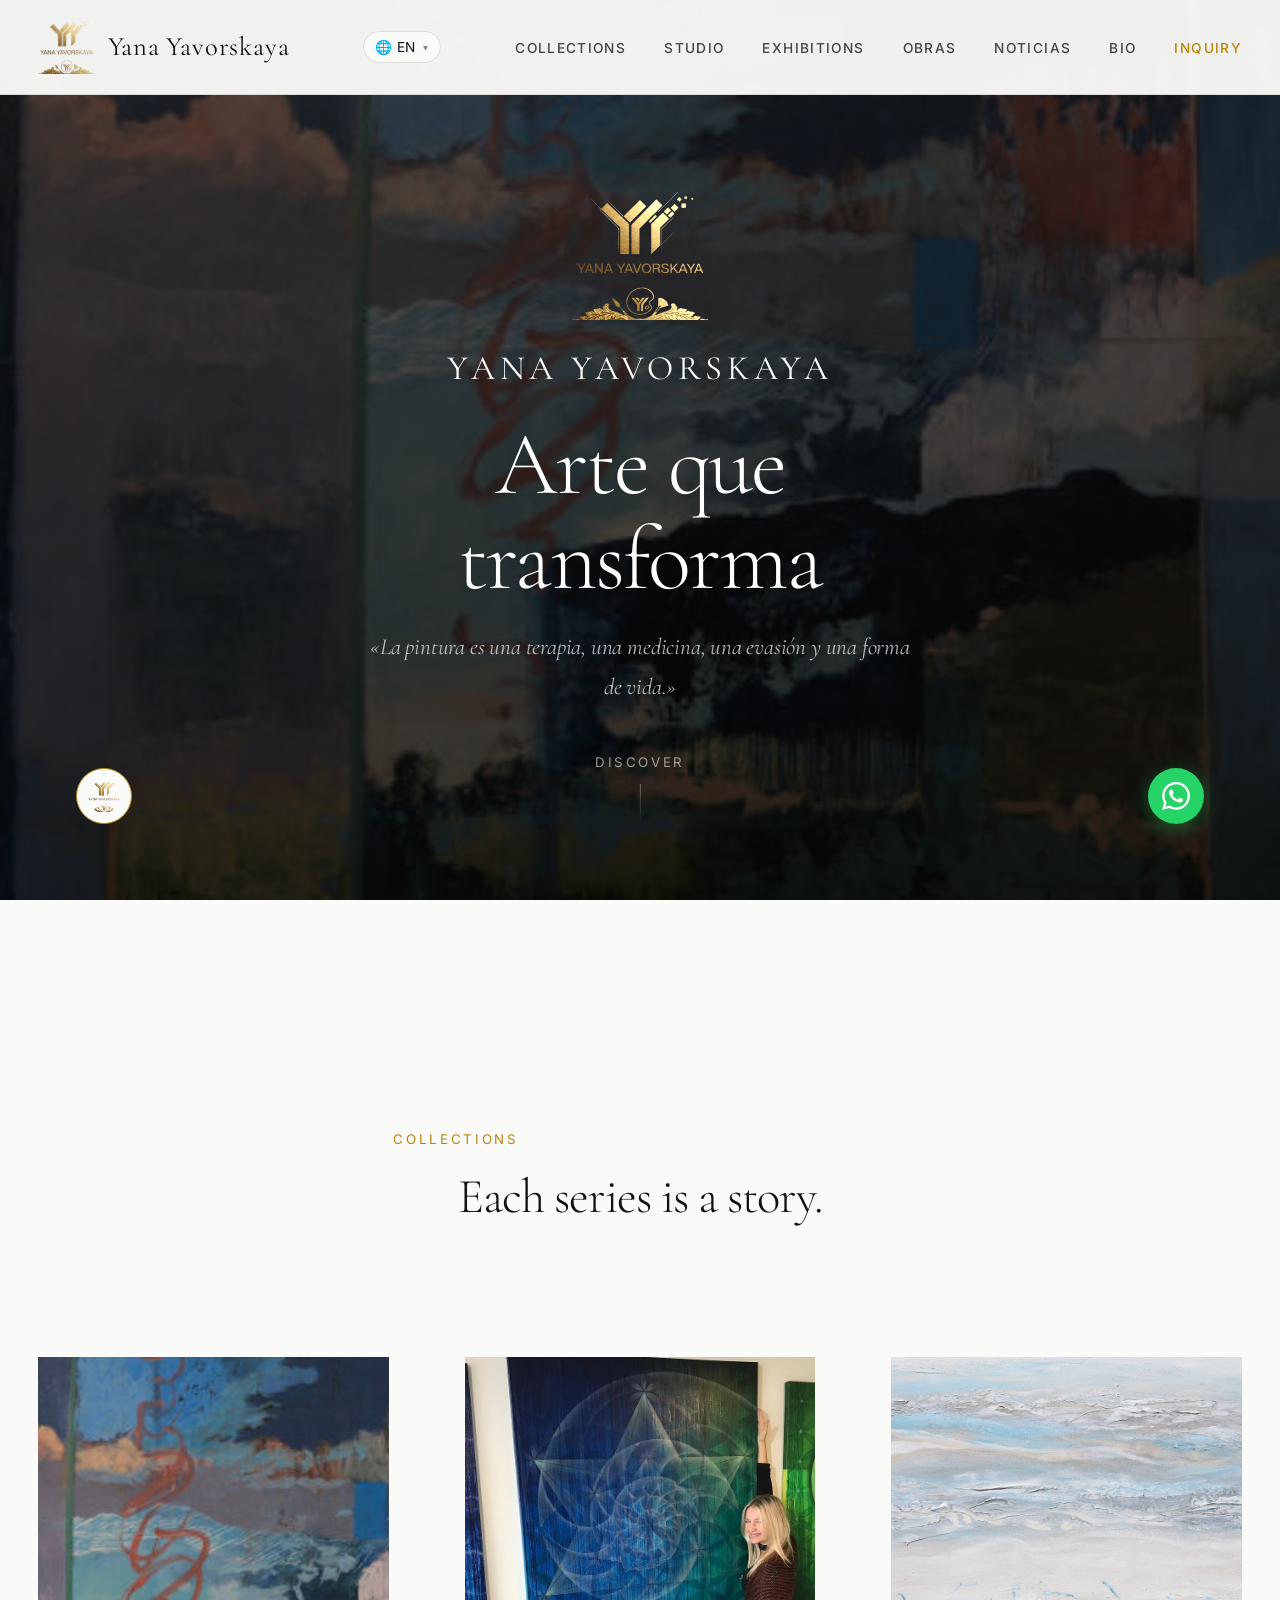
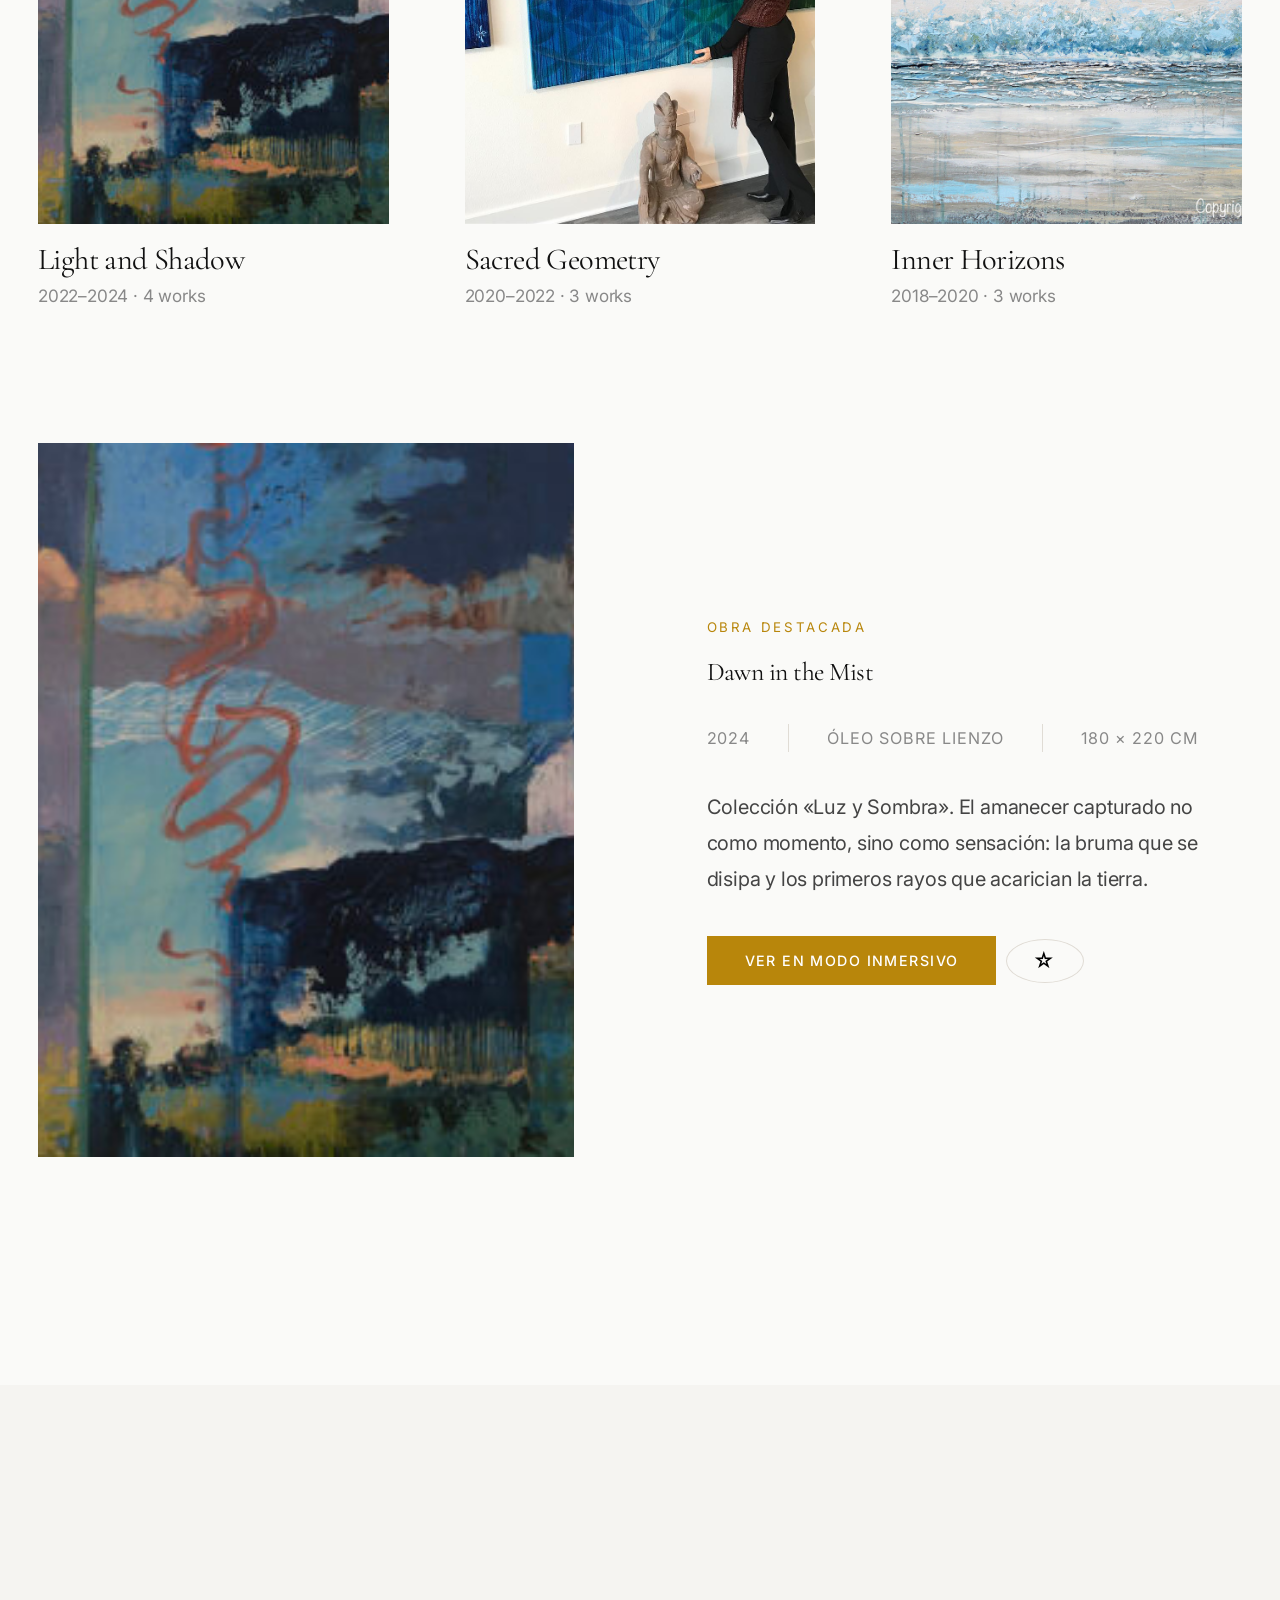
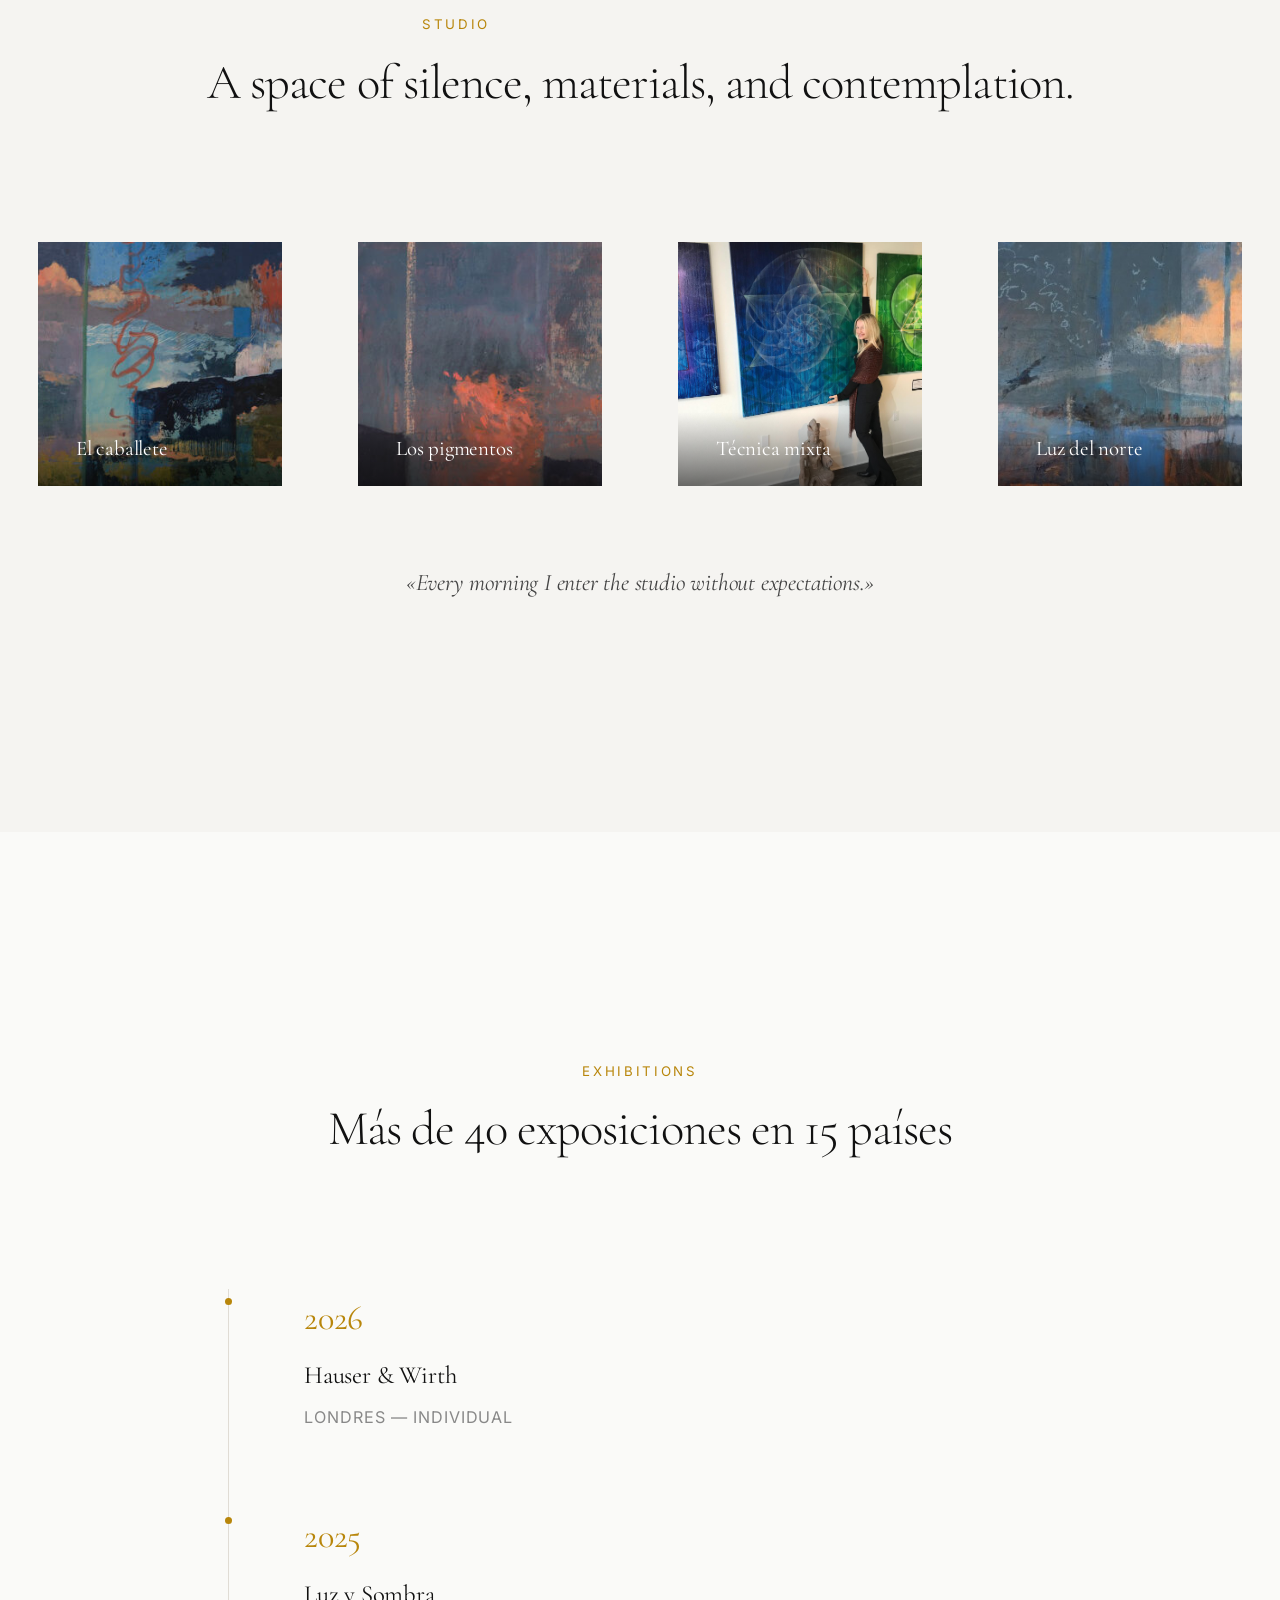
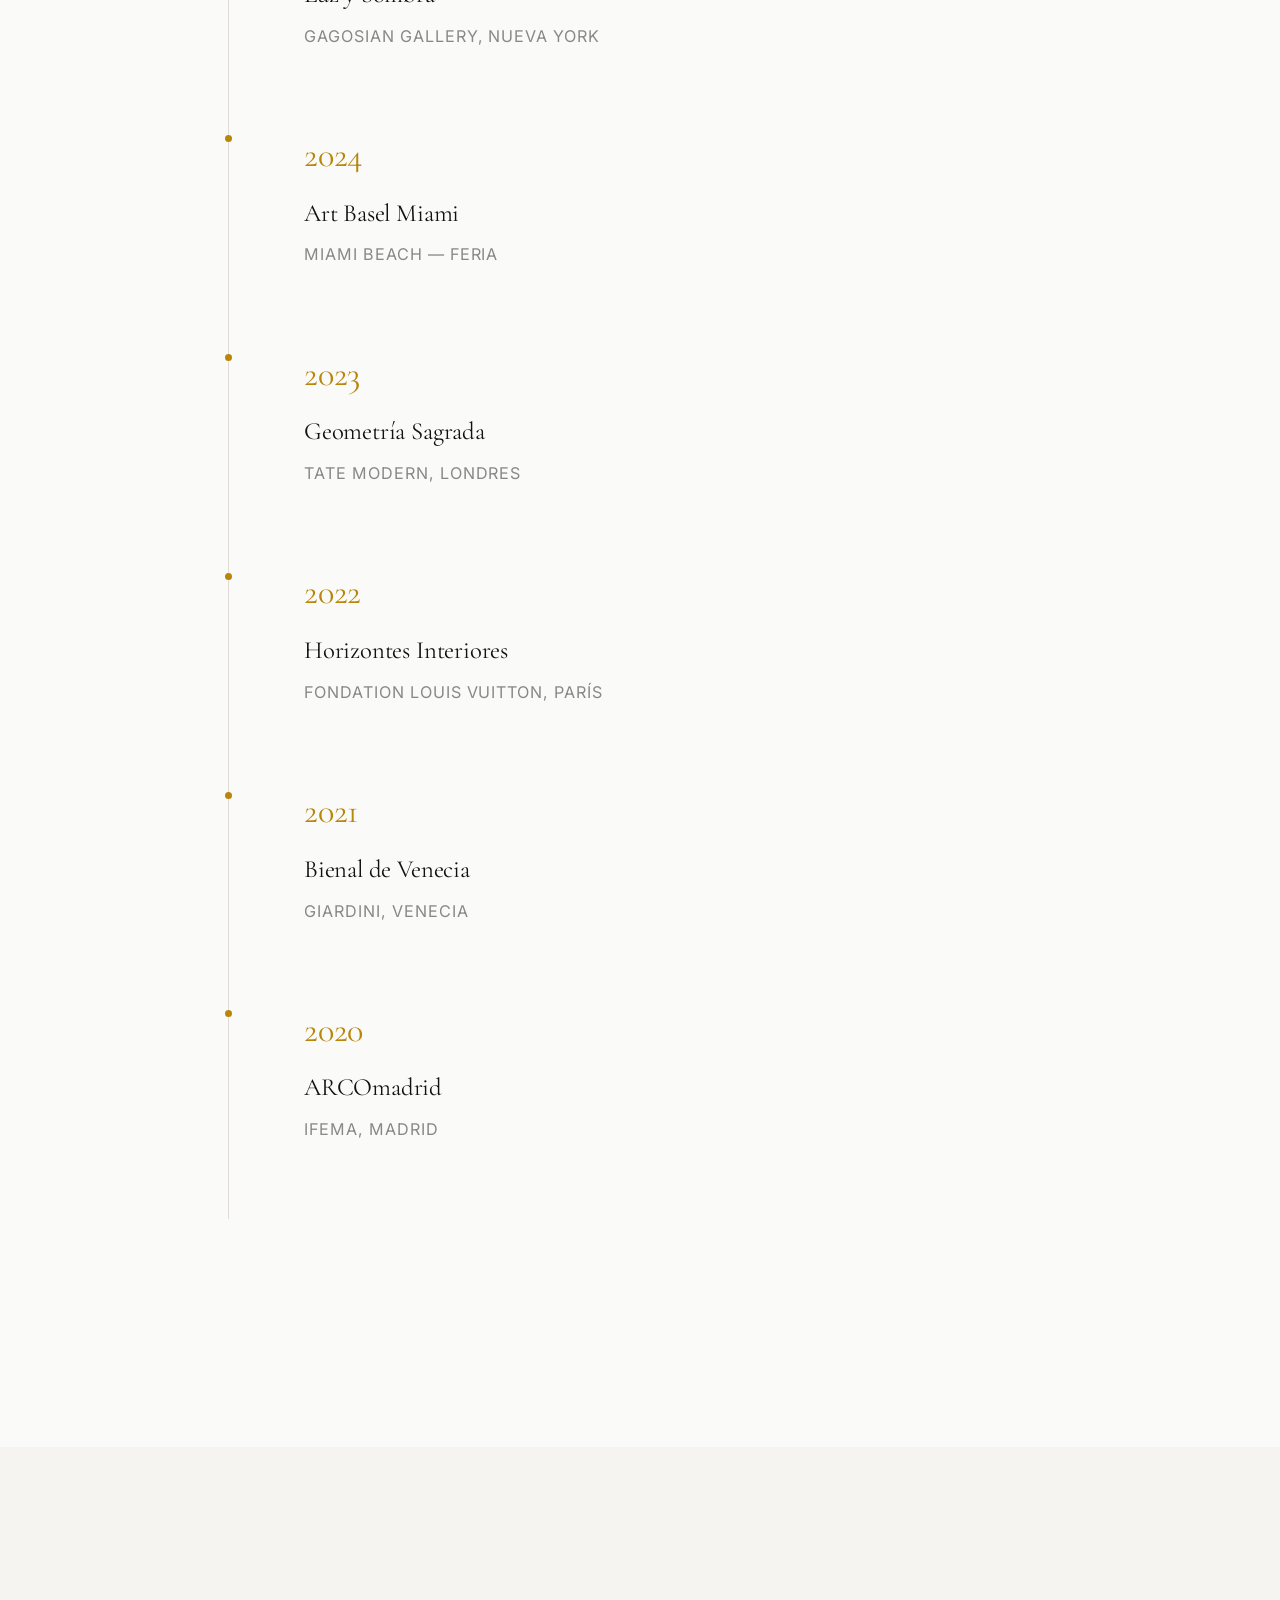
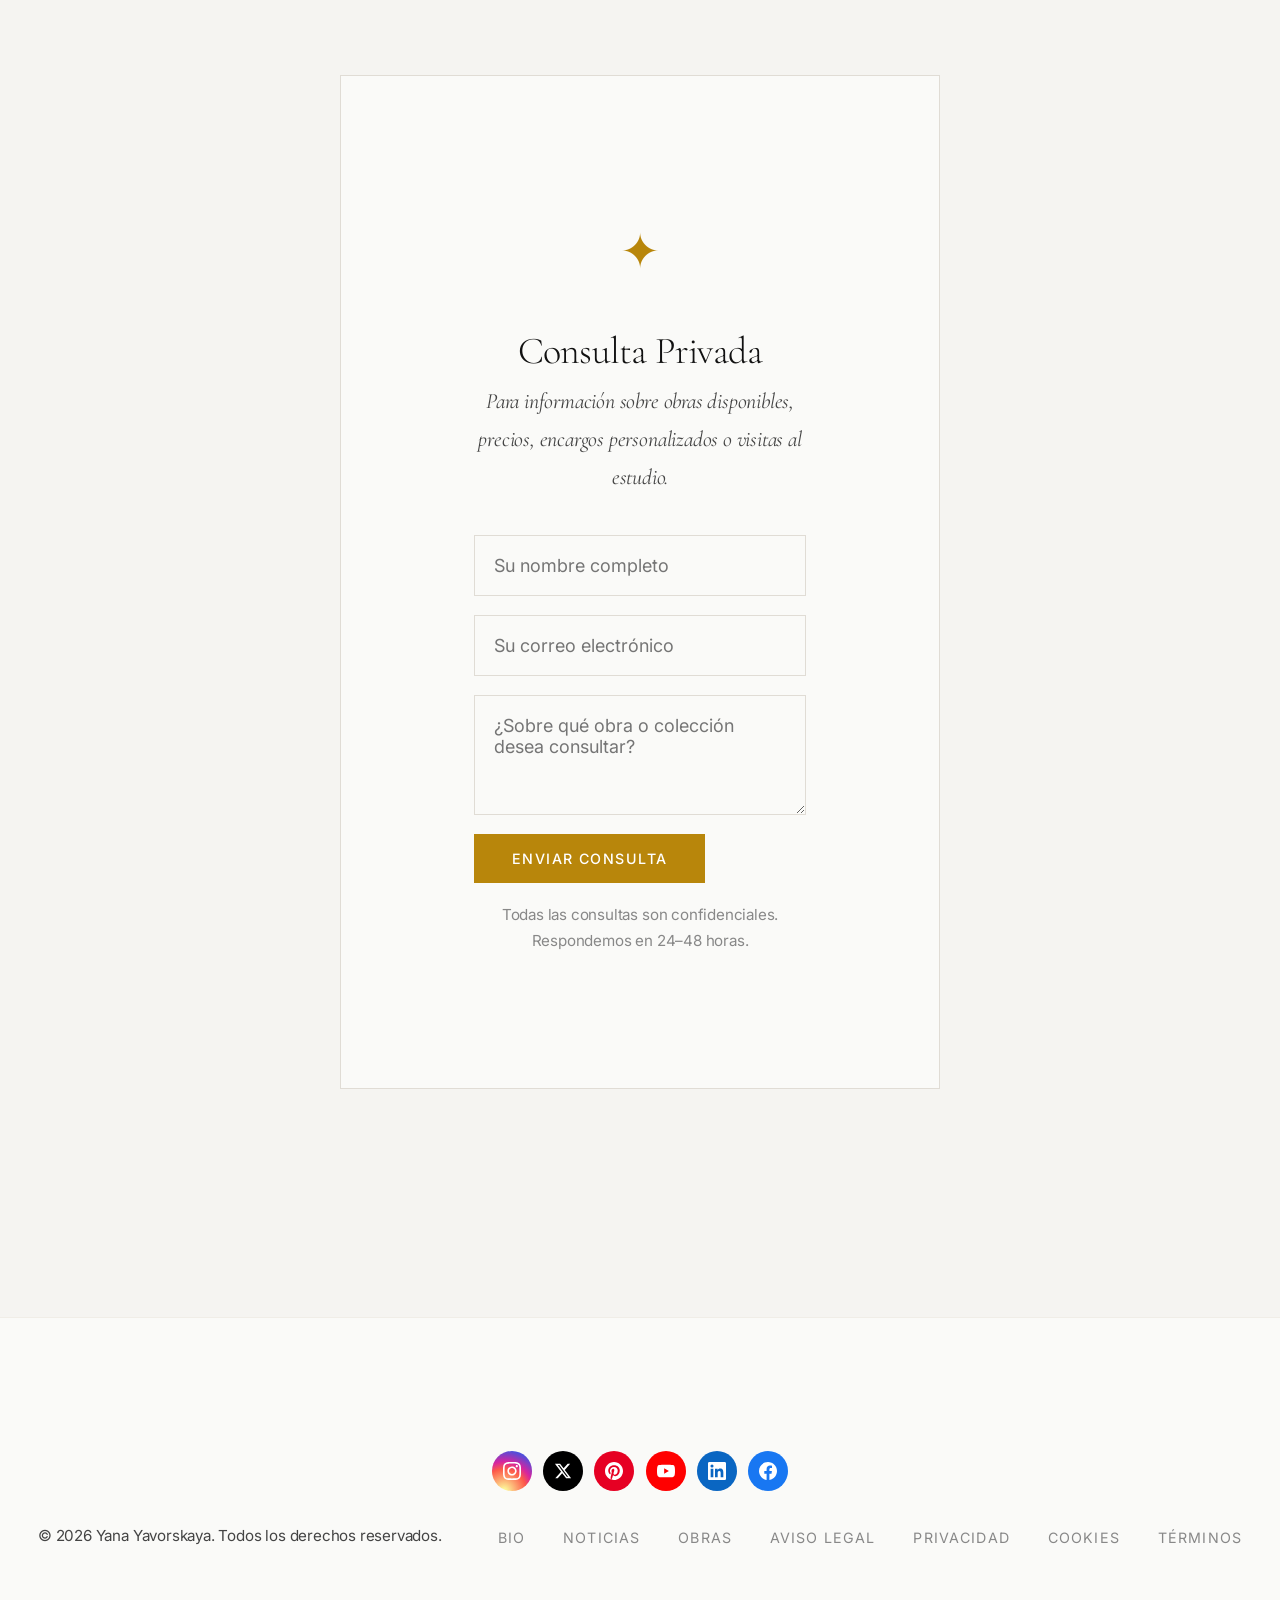
<file: museo/index.html>
<!DOCTYPE html>
<html lang="es">
<head>
  <meta charset="UTF-8">
  <meta name="viewport" content="width=device-width, initial-scale=1.0">
  <meta name="description" content="Yana Yavorskaya — Pintora contemporánea. Obra original, exposiciones internacionales, galería privada.">
  <meta property="og:title" content="Yana Yavorskaya — Pintura Contemporánea">
  <meta property="og:description" content="Colección de arte contemporáneo. Obras disponibles, exposiciones, consulta privada.">
  <meta property="og:type" content="website">
  <meta name="theme-color" content="#111">
  <title>Yana Yavorskaya — Pintura Contemporánea</title>
  <link rel="stylesheet" href="css/museum.css">
  <link rel="icon" href="assets/logo.png" type="image/png">
</head>
<body>

<!-- ===== NAV ===== -->
<nav class="nav" role="navigation">
  <div class="nav__inner">
    <a href="#" class="nav__brand">
      <img src="assets/logo.png" alt="Yana Yavorskaya" class="nav__brand-logo" width="48" height="45">
      Yana Yavorskaya
    </a>
    <button class="nav__toggle" aria-label="Menú" aria-expanded="false">
      <span></span><span></span><span></span>
    </button>
    <ul class="nav__links">
      <li><a href="#colecciones" data-i18n="nav.colecciones">Colecciones</a></li>
      <li><a href="#estudio" data-i18n="nav.estudio">Estudio</a></li>
      <li><a href="#exposiciones" data-i18n="nav.exposiciones">Exposiciones</a></li>
      <li><a href="obras-disponibles.html">Obras</a></li>
      <li><a href="noticias.html">Noticias</a></li>
      <li><a href="sobre-mi.html">Bio</a></li>
      <li><a href="#contacto" data-i18n="nav.contacto">Contacto</a></li>
    </ul>
  </div>
</nav>

<!-- ===== HERO — Imagen grande a pantalla completa ===== -->
<section class="hero">
  <div class="hero__bg">
    <img src="assets/obras/hero-bg.jpg" alt="" aria-hidden="true" loading="eager">
  </div>
  <div class="hero__overlay"></div>
  <div class="hero__content reveal">
    <img src="assets/logo.png" alt="Yana Yavorskaya" class="hero__logo" width="518" height="482">
    <p class="hero__artist">Yana Yavorskaya</p>
    <h1 class="hero__title">Arte que<br>transforma</h1>
    <p class="hero__quote">«La pintura es una terapia, una medicina, una evasión y una forma de vida.»</p>
  </div>
  <div class="hero__scroll" aria-hidden="true">
    <span data-i18n="hero.scroll">Descubrir</span>
    <div class="hero__scroll-line"></div>
  </div>
</section>

<!-- ===== COLECCIONES — 3 tarjetas exactas ===== -->
<section id="colecciones" class="section section--light">
  <div class="container">
    <div class="section__header reveal">
      <p class="section__label" data-i18n="collections.label">Colecciones</p>
      <h2 class="section__title" data-i18n="collections.subtitle">Cada serie es una historia</h2>
    </div>
    <div class="collections-grid">

      <article class="collection-card reveal" data-museum-open data-collection="luz-y-sombra">
        <div class="collection-card__image">
          <img src="assets/obras/amanecer-bruma.jpg" alt="Luz y Sombra" loading="lazy">
        </div>
        <h3 class="collection-card__title" data-i18n="col1.title">Luz y Sombra</h3>
        <p class="collection-card__desc" data-i18n="col1.desc">2022–2024 · 4 obras</p>
      </article>

      <article class="collection-card reveal" data-museum-open data-collection="geometria-sagrada">
        <div class="collection-card__image">
          <img src="assets/obras/espiral-aurea.jpg" alt="Geometría Sagrada" loading="lazy">
        </div>
        <h3 class="collection-card__title" data-i18n="col2.title">Geometría Sagrada</h3>
        <p class="collection-card__desc" data-i18n="col2.desc">2020–2022 · 3 obras</p>
      </article>

      <article class="collection-card reveal" data-museum-open data-collection="horizontes-interiores">
        <div class="collection-card__image">
          <img src="assets/obras/memoria-horizonte.jpg" alt="Horizontes Interiores" loading="lazy">
        </div>
        <h3 class="collection-card__title" data-i18n="col3.title">Horizontes Interiores</h3>
        <p class="collection-card__desc" data-i18n="col3.desc">2018–2020 · 3 obras</p>
      </article>

    </div>

    <!-- Obra destacada -->
    <div class="artwork-detail reveal" style="margin-top: var(--spacing-xl);">
      <div class="artwork-detail__image">
        <img src="assets/obras/amanecer-bruma.jpg" alt="Amanecer en la Bruma" loading="lazy">
      </div>
      <div class="artwork-detail__info">
        <p class="section__label">Obra destacada</p>
        <h3 data-i18n="featured.title">Amanecer en la Bruma</h3>
        <div class="artwork-detail__meta">
          <span>2024</span><span>Óleo sobre lienzo</span><span>180 × 220 cm</span>
        </div>
        <p class="artwork-detail__desc">Colección «Luz y Sombra». El amanecer capturado no como momento, sino como sensación: la bruma que se disipa y los primeros rayos que acarician la tierra.</p>
        <div style="display:flex;gap:0.5rem;align-items:center;">
          <button class="btn btn--primary" data-museum-open data-collection="luz-y-sombra" data-obra-index="0">Ver en modo inmersivo</button>
          <button class="btn btn--favorite" data-obra-id="obra-1" aria-label="Añadir a favoritos">☆</button>
        </div>
      </div>
    </div>
  </div>
</section>

<!-- ===== ESTUDIO ===== -->
<section id="estudio" class="section section--alt">
  <div class="container">
    <div class="section__header reveal">
      <p class="section__label" data-i18n="studio.label">El Estudio</p>
      <h2 class="section__title" data-i18n="studio.subtitle">Donde nace cada obra</h2>
    </div>
    <div class="studio-grid">
      <div class="studio-card reveal"><img src="assets/obras/hero-bg.jpg" alt="" loading="lazy"><div class="studio-card__caption">El caballete</div></div>
      <div class="studio-card reveal"><img src="assets/obras/interludio.jpg" alt="" loading="lazy"><div class="studio-card__caption">Los pigmentos</div></div>
      <div class="studio-card reveal"><img src="assets/obras/espiral-aurea.jpg" alt="" loading="lazy"><div class="studio-card__caption">Técnica mixta</div></div>
      <div class="studio-card reveal"><img src="assets/obras/ultimo-rayo.jpg" alt="" loading="lazy"><div class="studio-card__caption">Luz del norte</div></div>
    </div>
    <p class="reveal" style="text-align:center;max-width:650px;margin:var(--spacing-lg) auto 0;font-family:var(--serif);font-style:italic;font-size:1.25rem;color:var(--text-secondary);" data-i18n="studio.quote">«Cada mañana entro al estudio sin expectativas. El lienzo me dice lo que necesita. Yo solo escucho.»</p>
  </div>
</section>

<!-- ===== EXPOSICIONES ===== -->
<section id="exposiciones" class="section section--light">
  <div class="container container-narrow">
    <div class="section__header reveal">
      <p class="section__label" data-i18n="exhibitions.label">Exposiciones</p>
      <h2 class="section__title">Más de 40 exposiciones en 15 países</h2>
    </div>
    <div class="timeline reveal">
      <div class="timeline__item"><div class="timeline__year">2026</div><div class="timeline__title">Hauser & Wirth</div><div class="timeline__place">Londres — Individual</div></div>
      <div class="timeline__item"><div class="timeline__year">2025</div><div class="timeline__title">Luz y Sombra</div><div class="timeline__place">Gagosian Gallery, Nueva York</div></div>
      <div class="timeline__item"><div class="timeline__year">2024</div><div class="timeline__title">Art Basel Miami</div><div class="timeline__place">Miami Beach — Feria</div></div>
      <div class="timeline__item"><div class="timeline__year">2023</div><div class="timeline__title">Geometría Sagrada</div><div class="timeline__place">Tate Modern, Londres</div></div>
      <div class="timeline__item"><div class="timeline__year">2022</div><div class="timeline__title">Horizontes Interiores</div><div class="timeline__place">Fondation Louis Vuitton, París</div></div>
      <div class="timeline__item"><div class="timeline__year">2021</div><div class="timeline__title">Bienal de Venecia</div><div class="timeline__place">Giardini, Venecia</div></div>
      <div class="timeline__item"><div class="timeline__year">2020</div><div class="timeline__title">ARCOmadrid</div><div class="timeline__place">IFEMA, Madrid</div></div>
    </div>
  </div>
</section>

<!-- ===== CONTACTO ===== -->
<section id="contacto" class="section section--alt">
  <div class="container">
    <div class="invitation reveal">
      <div class="invitation__crest">✦</div>
      <h3 style="font-family:var(--serif);font-weight:300;font-size:2rem;margin-bottom:0.5rem;">Consulta Privada</h3>
      <p class="invitation__text">Para información sobre obras disponibles, precios, encargos personalizados o visitas al estudio.</p>
      <form id="contact-form" class="invitation__form" autocomplete="on">
        <input type="text" name="nombre" placeholder="Su nombre completo" required>
        <input type="email" name="email" placeholder="Su correo electrónico" required>
        <textarea name="mensaje" placeholder="¿Sobre qué obra o colección desea consultar?" required></textarea>
        <button type="submit" class="btn btn--primary" style="align-self:flex-start;">Enviar consulta</button>
      </form>
      <p style="font-size:0.8rem;color:var(--text-tertiary);margin-top:1rem;">Todas las consultas son confidenciales. Respondemos en 24–48 horas.</p>
    </div>
  </div>
</section>

<!-- ===== FOOTER con redes sociales SVG ===== -->
<footer class="footer">
  <div class="container">
    <div class="footer__social">
      <!-- Instagram -->
      <a href="https://instagram.com/yanayavorskaya" class="soc-icon soc-ig" target="_blank" rel="noopener" aria-label="Instagram">
        <svg viewBox="0 0 24 24"><path d="M12 2.163c3.204 0 3.584.012 4.85.07 3.252.148 4.771 1.691 4.919 4.919.058 1.265.069 1.645.069 4.849 0 3.205-.012 3.584-.069 4.849-.149 3.225-1.664 4.771-4.919 4.919-1.266.058-1.644.07-4.85.07-3.204 0-3.584-.012-4.849-.07-3.26-.149-4.771-1.699-4.919-4.92-.058-1.265-.07-1.644-.07-4.849 0-3.204.013-3.583.07-4.849.149-3.227 1.664-4.771 4.919-4.919 1.266-.057 1.645-.069 4.849-.069zm0-2.163c-3.259 0-3.667.014-4.947.072-4.358.2-6.78 2.618-6.98 6.98-.059 1.281-.073 1.689-.073 4.948 0 3.259.014 3.668.072 4.948.2 4.358 2.618 6.78 6.98 6.98 1.281.058 1.689.072 4.948.072 3.259 0 3.668-.014 4.948-.072 4.354-.2 6.782-2.618 6.979-6.98.059-1.28.073-1.689.073-4.948 0-3.259-.014-3.667-.072-4.947-.196-4.354-2.617-6.78-6.979-6.98-1.281-.059-1.69-.073-4.949-.073zm0 5.838c-3.403 0-6.162 2.759-6.162 6.162s2.759 6.163 6.162 6.163 6.162-2.759 6.162-6.163c0-3.403-2.759-6.162-6.162-6.162zm0 10.162c-2.209 0-4-1.79-4-4 0-2.209 1.791-4 4-4s4 1.791 4 4c0 2.21-1.791 4-4 4zm6.406-11.845c-.796 0-1.441.645-1.441 1.44s.645 1.44 1.441 1.44c.795 0 1.439-.645 1.439-1.44s-.644-1.44-1.439-1.44z"/></svg>
      </a>
      <!-- X / Twitter -->
      <a href="https://x.com/yanayavorskaya" class="soc-icon soc-x" target="_blank" rel="noopener" aria-label="X">
        <svg viewBox="0 0 24 24"><path d="M18.244 2.25h3.308l-7.227 8.26 8.502 11.24H16.17l-5.214-6.817L4.99 21.75H1.68l7.73-8.835L1.254 2.25H8.08l4.713 6.231zm-1.161 17.52h1.833L7.084 4.126H5.117z"/></svg>
      </a>
      <!-- Pinterest -->
      <a href="https://pinterest.com/yanayavorskaya" class="soc-icon soc-pin" target="_blank" rel="noopener" aria-label="Pinterest">
        <svg viewBox="0 0 24 24"><path d="M12 0C5.373 0 0 5.372 0 12c0 5.084 3.163 9.426 7.627 11.174-.105-.949-.2-2.405.042-3.441.218-.937 1.407-5.965 1.407-5.965s-.359-.719-.359-1.782c0-1.668.967-2.914 2.171-2.914 1.023 0 1.518.769 1.518 1.69 0 1.029-.655 2.568-.994 3.995-.283 1.194.599 2.169 1.777 2.169 2.133 0 3.772-2.249 3.772-5.495 0-2.873-2.064-4.882-5.012-4.882-3.414 0-5.418 2.561-5.418 5.207 0 1.031.397 2.138.893 2.738.098.119.112.224.083.345l-.333 1.36c-.053.22-.174.267-.402.161-1.499-.698-2.436-2.889-2.436-4.649 0-3.785 2.75-7.262 7.929-7.262 4.163 0 7.398 2.967 7.398 6.931 0 4.136-2.607 7.464-6.227 7.464-1.216 0-2.359-.632-2.75-1.378l-.748 2.853c-.271 1.043-1.002 2.35-1.492 3.146C9.57 23.812 10.763 24 12 24c6.627 0 12-5.373 12-12 0-6.628-5.373-12-12-12z"/></svg>
      </a>
      <!-- YouTube -->
      <a href="https://youtube.com/@yanayavorskaya" class="soc-icon soc-yt" target="_blank" rel="noopener" aria-label="YouTube">
        <svg viewBox="0 0 24 24"><path d="M23.498 6.186a3.016 3.016 0 00-2.122-2.136C19.505 3.545 12 3.545 12 3.545s-7.505 0-9.377.505A3.017 3.017 0 00.502 6.186C0 8.07 0 12 0 12s0 3.93.502 5.814a3.016 3.016 0 002.122 2.136c1.871.505 9.376.505 9.376.505s7.505 0 9.377-.505a3.015 3.015 0 002.122-2.136C24 15.93 24 12 24 12s0-3.93-.502-5.814zM9.545 15.568V8.432L15.818 12l-6.273 3.568z"/></svg>
      </a>
      <!-- LinkedIn -->
      <a href="https://linkedin.com/in/yanayavorskaya" class="soc-icon soc-li" target="_blank" rel="noopener" aria-label="LinkedIn">
        <svg viewBox="0 0 24 24"><path d="M20.447 20.452h-3.554v-5.569c0-1.328-.027-3.037-1.852-3.037-1.853 0-2.136 1.445-2.136 2.939v5.667H9.351V9h3.414v1.561h.046c.477-.9 1.637-1.85 3.37-1.85 3.601 0 4.267 2.37 4.267 5.455v6.286zM5.337 7.433a2.062 2.062 0 01-2.063-2.065 2.064 2.064 0 112.063 2.065zm1.782 13.019H3.555V9h3.564v11.452zM22.225 0H1.771C.792 0 0 .774 0 1.729v20.542C0 23.227.792 24 1.771 24h20.451C23.2 24 24 23.227 24 22.271V1.729C24 .774 23.2 0 22.222 0h.003z"/></svg>
      </a>
      <!-- Facebook -->
      <a href="https://facebook.com/yanayavorskaya" class="soc-icon soc-fb" target="_blank" rel="noopener" aria-label="Facebook">
        <svg viewBox="0 0 24 24"><path d="M24 12.073c0-6.627-5.373-12-12-12s-12 5.373-12 12c0 5.99 4.388 10.954 10.125 11.854v-8.385H7.078v-3.47h3.047V9.43c0-3.007 1.792-4.669 4.533-4.669 1.312 0 2.686.235 2.686.235v2.953H15.83c-1.491 0-1.956.925-1.956 1.874v2.25h3.328l-.532 3.47h-2.796v8.385C19.612 23.027 24 18.062 24 12.073z"/></svg>
      </a>
    </div>
    <div class="footer__inner">
      <p class="footer__copy">© 2026 Yana Yavorskaya. Todos los derechos reservados.</p>
      <ul class="footer__links">
        <li><a href="sobre-mi.html">Bio</a></li>
        <li><a href="noticias.html">Noticias</a></li>
        <li><a href="obras-disponibles.html">Obras</a></li>
        <li><a href="legal/aviso-legal.html">Aviso Legal</a></li>
        <li><a href="legal/privacidad.html">Privacidad</a></li>
        <li><a href="legal/cookies.html">Cookies</a></li>
        <li><a href="legal/terminos.html">Términos</a></li>
      </ul>
    </div>
  </div>
</footer>

<!-- ===== MODO MUSEO ===== -->
<div class="museum-mode" role="dialog" aria-hidden="true">
  <button class="museum-mode__close" aria-label="Cerrar">✕</button>
  <div class="museum-mode__artwork"></div>
  <div class="museum-mode__nav">
    <button class="museum-mode__prev" aria-label="Anterior">←</button>
    <span class="museum-mode__counter">1 / 10</span>
    <button class="museum-mode__next" aria-label="Siguiente">→</button>
  </div>
</div>

<!-- ===== CHAT — izquierda abajo ===== -->
<div class="chat-assistant">
  <button class="chat-assistant__trigger" id="chat-trigger" aria-label="Abrir chat">
    <img src="assets/logo.png" alt="" width="34" height="34">
  </button>
</div>
<div class="chat-panel" id="chat-panel" role="dialog" aria-hidden="true">
  <div class="chat-panel__header">
    <img src="assets/logo.png" alt="" width="36" height="36">
    <div class="chat-panel__header-info"><div class="chat-panel__header-name">Yana Yavorskaya</div><div class="chat-panel__header-status">Estudio</div></div>
    <button class="chat-panel__close" id="chat-close" aria-label="Cerrar chat">✕</button>
  </div>
  <div class="chat-panel__messages" id="chat-messages"></div>
  <div class="chat-panel__quick-replies" id="chat-quick">
    <button class="chat-panel__quick-reply" data-msg="Háblame de la colección Luz y Sombra">Luz y Sombra</button>
    <button class="chat-panel__quick-reply" data-msg="¿Hay obras disponibles?">Disponibilidad</button>
    <button class="chat-panel__quick-reply" data-msg="¿Qué técnica utilizas?">Técnica</button>
    <button class="chat-panel__quick-reply" data-msg="Cuéntame sobre las exposiciones">Exposiciones</button>
  </div>
  <div class="chat-panel__input-area">
    <input type="text" id="chat-input" placeholder="Escribe tu pregunta…">
    <button id="chat-send">Enviar</button>
  </div>
</div>

<!-- ===== WHATSAPP — derecha abajo ===== -->
<a href="https://wa.me/34600000000" class="whatsapp-btn" target="_blank" rel="noopener" aria-label="WhatsApp">
  <svg viewBox="0 0 24 24" fill="currentColor"><path d="M17.472 14.382c-.297-.149-1.758-.867-2.03-.967-.273-.099-.471-.148-.67.15-.197.297-.767.966-.94 1.164-.173.199-.347.223-.644.075-.297-.15-1.255-.463-2.39-1.475-.883-.788-1.48-1.761-1.653-2.059-.173-.297-.018-.458.13-.606.134-.133.298-.347.446-.52.149-.174.198-.298.298-.497.099-.198.05-.371-.025-.52-.075-.149-.669-1.612-.916-2.207-.242-.579-.487-.5-.669-.51-.173-.008-.371-.01-.57-.01-.198 0-.52.074-.792.372-.272.297-1.04 1.016-1.04 2.479 0 1.462 1.065 2.875 1.213 3.074.149.198 2.096 3.2 5.077 4.487.709.306 1.262.489 1.694.625.712.227 1.36.195 1.871.118.571-.085 1.758-.719 2.006-1.413.248-.694.248-1.289.173-1.413-.074-.124-.272-.198-.57-.347m-5.421 7.403h-.004a9.87 9.87 0 01-5.031-1.378l-.361-.214-3.741.982.998-3.648-.235-.374a9.86 9.86 0 01-1.51-5.26c.001-5.45 4.436-9.884 9.888-9.884 2.64 0 5.122 1.03 6.988 2.898a9.825 9.825 0 012.893 6.994c-.003 5.45-4.437 9.884-9.885 9.884m8.413-18.297A11.815 11.815 0 0012.05 0C5.495 0 .16 5.335.157 11.892c0 2.096.547 4.142 1.588 5.945L.057 24l6.305-1.654a11.882 11.882 0 005.683 1.448h.005c6.554 0 11.89-5.335 11.893-11.893a11.821 11.821 0 00-3.48-8.413z"/></svg>
</a>

<!-- ===== SCROLL UP — derecha, encima de WhatsApp ===== -->
<button class="scroll-up" id="scroll-up" aria-label="Volver arriba">
  <svg viewBox="0 0 24 24" stroke-width="2"><path d="M18 15l-6-6-6 6"/></svg>
</button>

<script src="js/db.js"></script>
<script src="js/i18n.js"></script>
<script src="js/museum.js"></script>
</body>
</html>
</file>
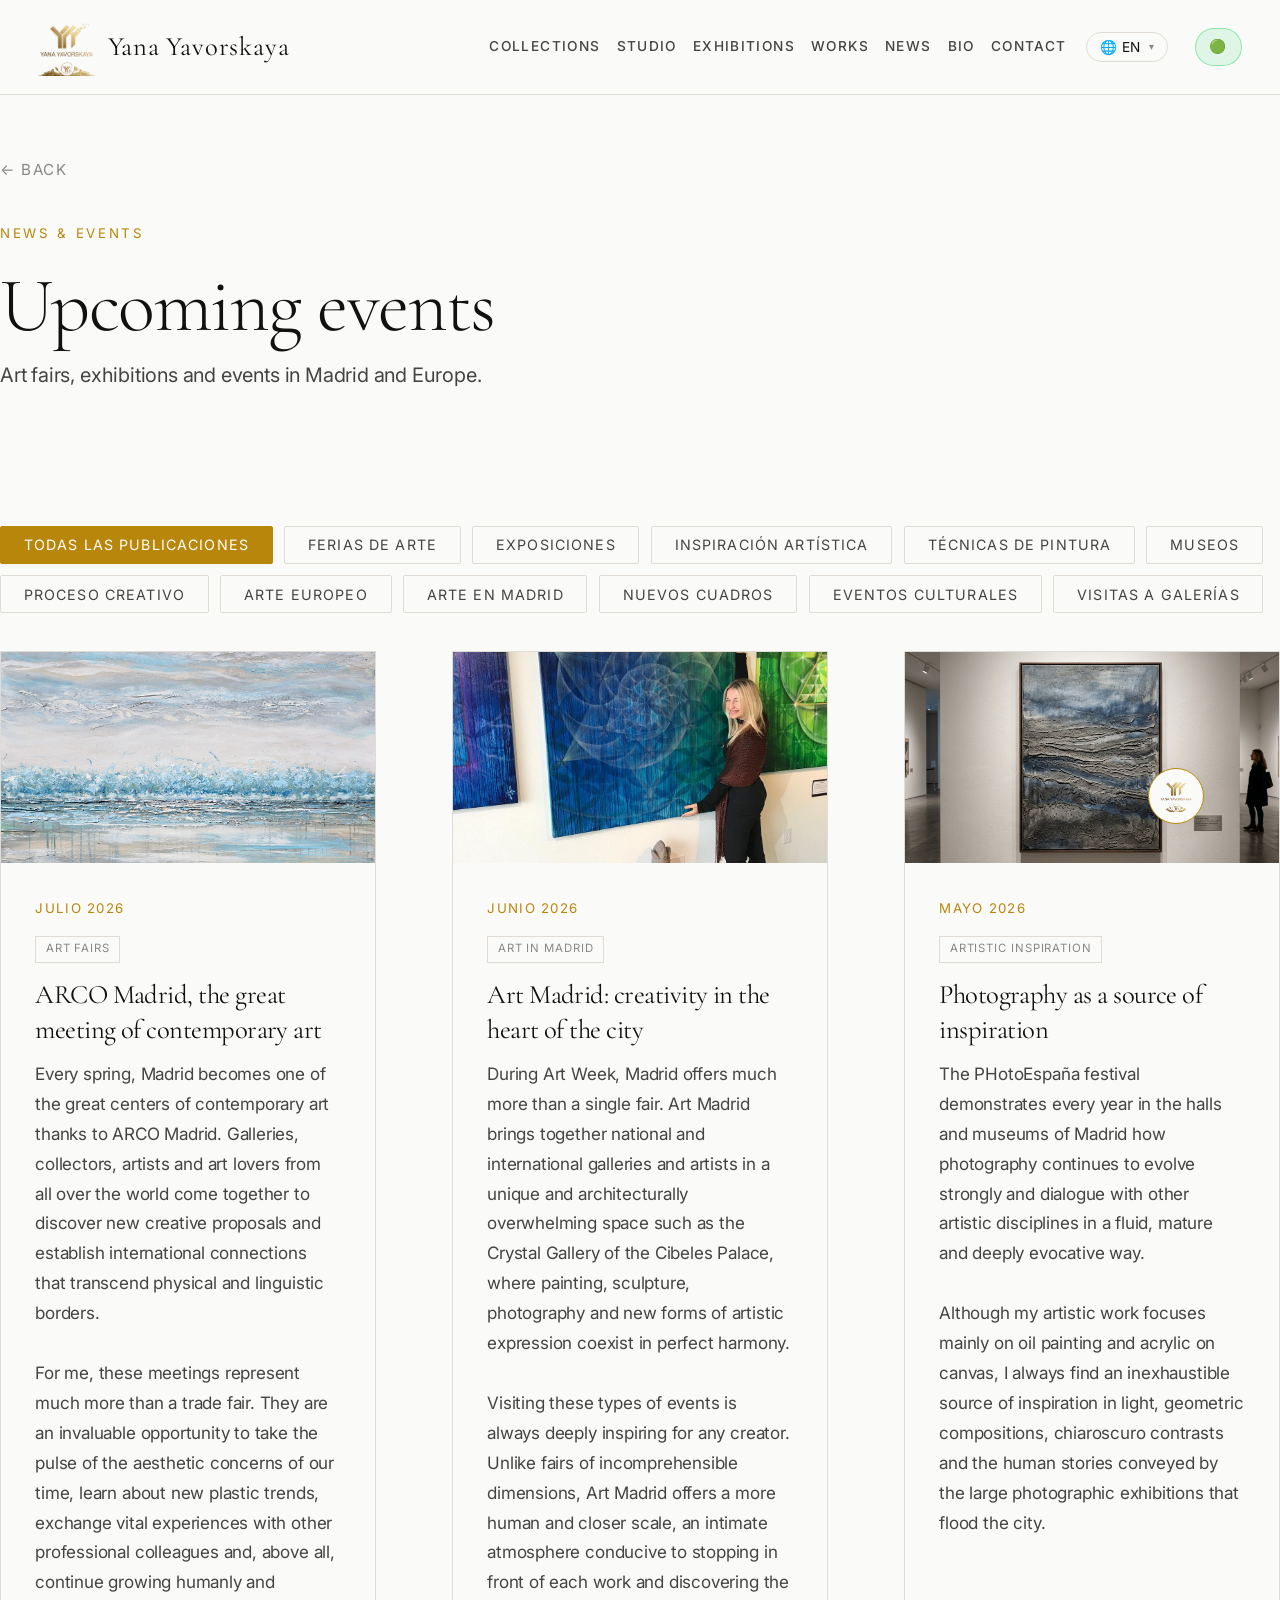
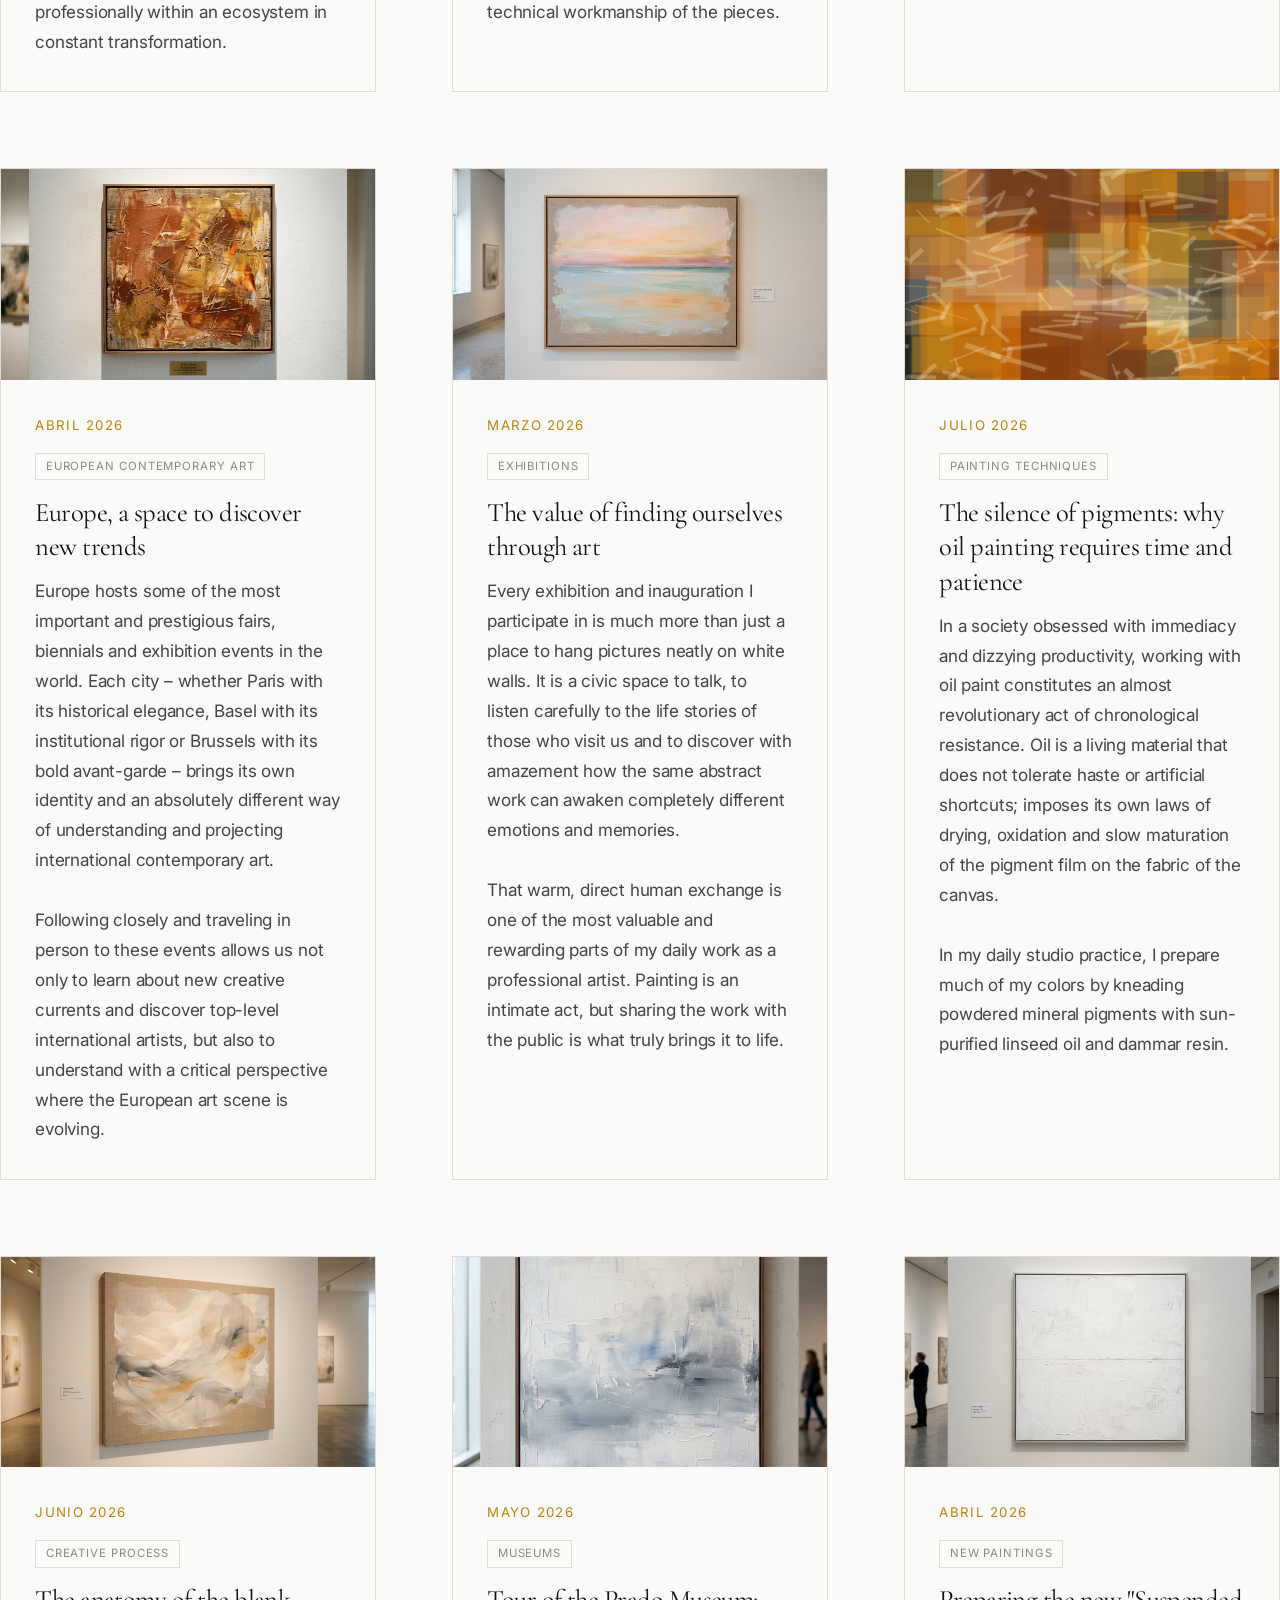
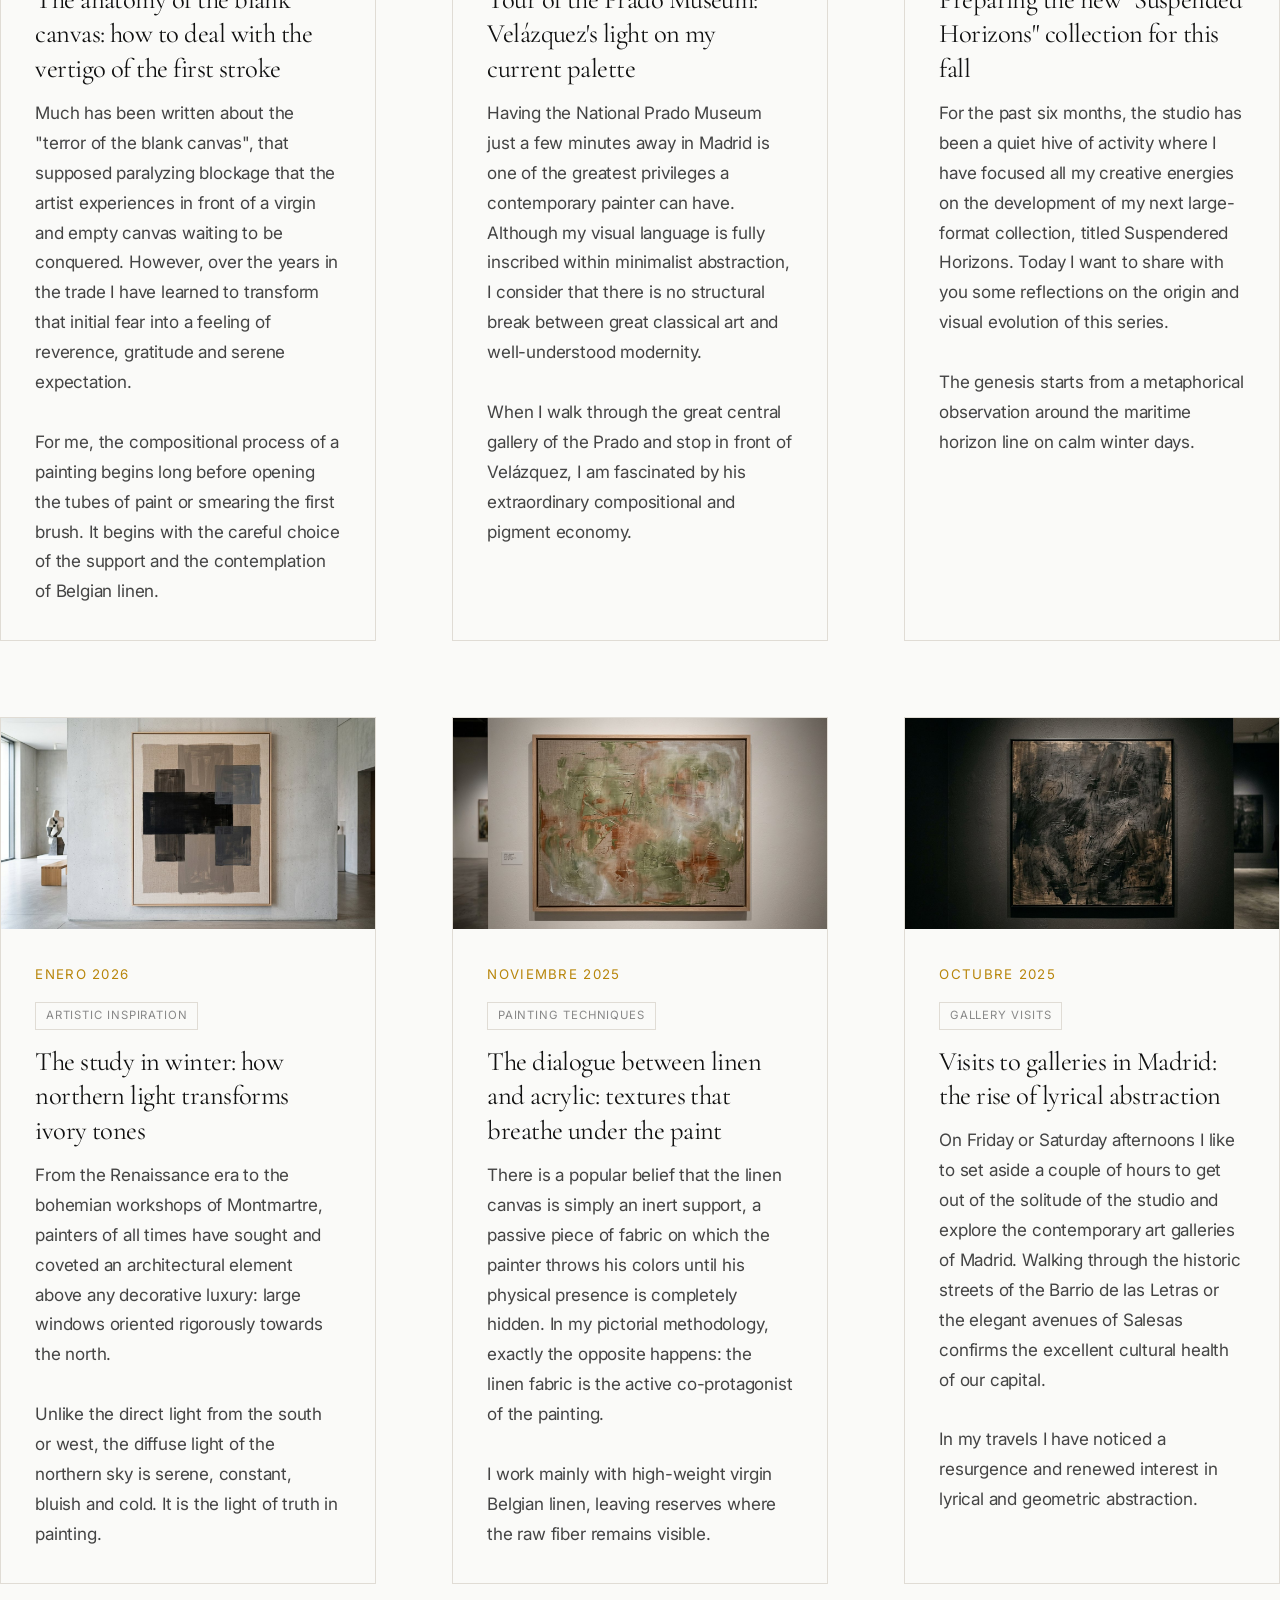
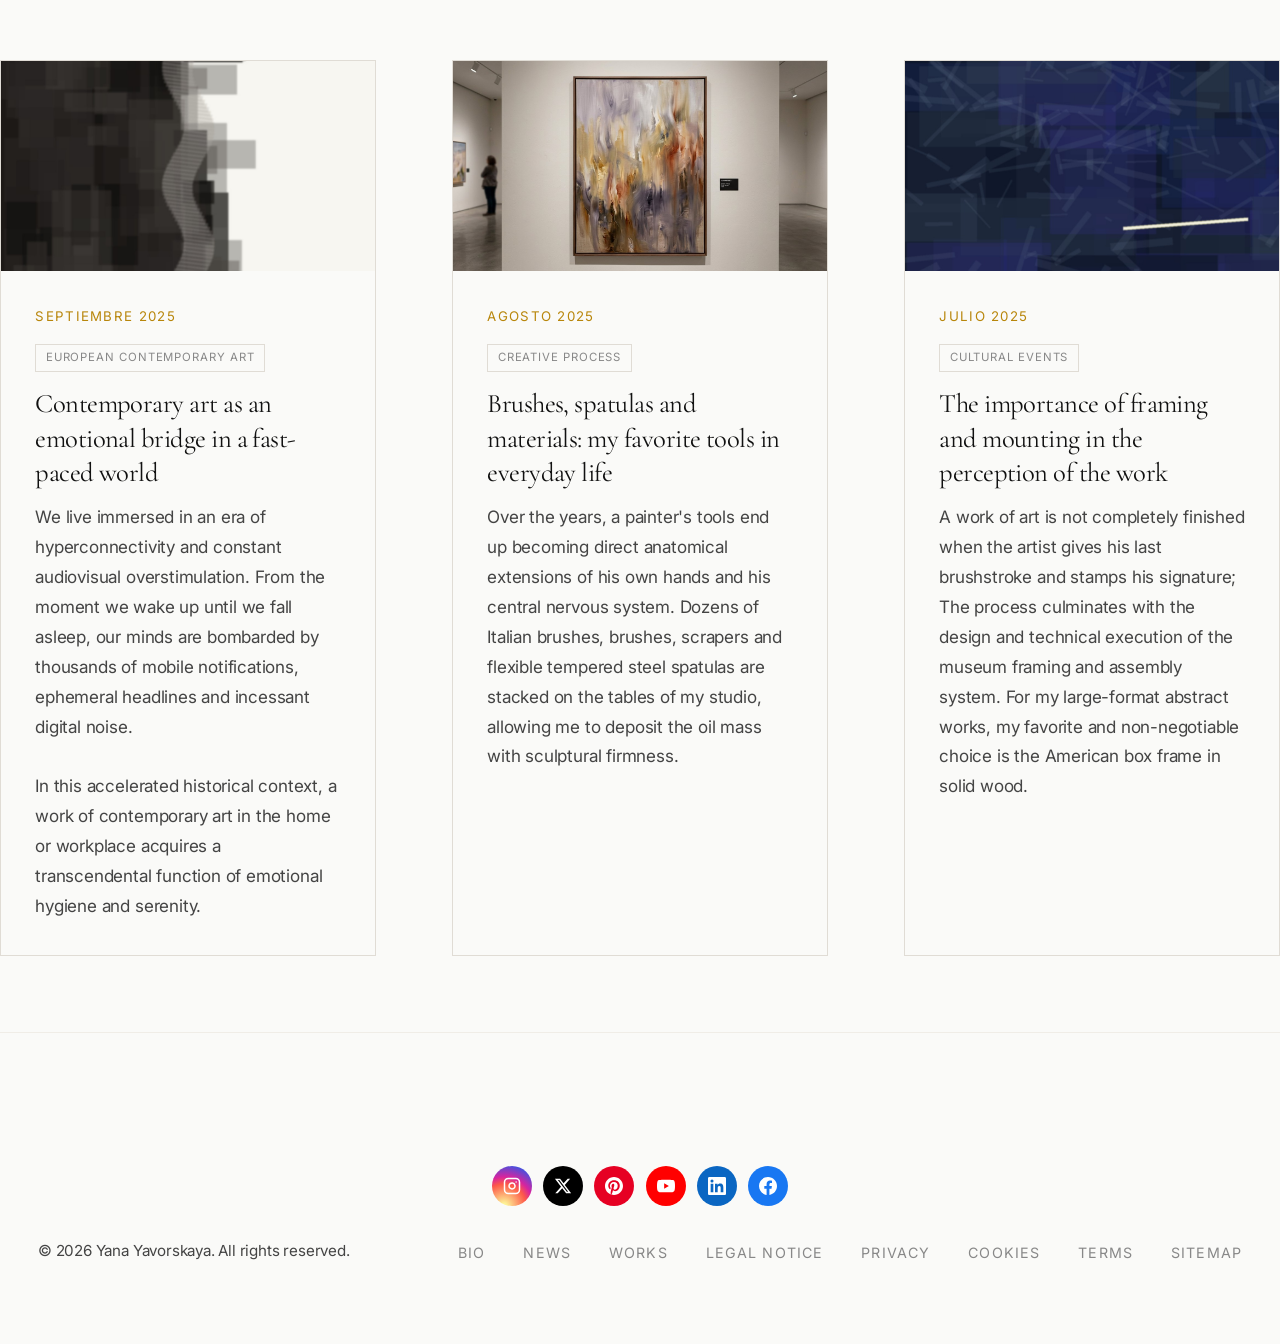
<file: noticias.html>
<!DOCTYPE html>
<html lang="es">
<head>
  <meta charset="UTF-8">
  <meta name="viewport" content="width=device-width, initial-scale=1.0">
  <meta name="description" content="Noticias, ensayos y crónicas desde el estudio de Yana Yavorskaya en Madrid. Arte contemporáneo, ferias, técnica pictórica y reflexiones de la artista.">
  <link rel="canonical" href="https://yanayavorskaya.com/noticias">
  <meta property="og:title" content="Noticias — Yana Yavorskaya">
  <meta property="og:description" content="Ensayos editoriales y noticias del estudio de Yana Yavorskaya.">
  <meta property="og:type" content="website">
  <meta property="og:url" content="https://yanayavorskaya.com/noticias">
  <meta property="og:image" content="https://yanayavorskaya.com/assets/obras/memoria-horizonte.jpg">
  <meta name="twitter:card" content="summary_large_image">
  <title>Noticias — Yana Yavorskaya</title>
  <link rel="stylesheet" href="css/museum.css">
  <link rel="icon" href="assets/logo.png" type="image/png">
  <script src="js/i18n-content.js"></script>
  <script src="js/db.js"></script>
  <script src="js/i18n.js"></script>
  <script>setTimeout(function(){MuseoI18n.init();},50);</script>
  <style>
    .news-page { padding: 8rem 0 4rem; min-height: 100vh; }
    .news-hero { margin-bottom: var(--spacing-xl); }
    .news-hero h1 { margin-bottom: 0.5rem; }
    .back-link { display: inline-block; margin-bottom: 2rem; font-size: 0.8rem; text-transform: uppercase; letter-spacing: 0.1em; color: var(--text-tertiary); }
    .back-link:hover { color: var(--accent); }
    .news-grid { display: grid; grid-template-columns: repeat(auto-fit, minmax(min(100%, 280px), 1fr)); gap: var(--spacing-lg); }
    .news-card { border: 1px solid var(--border); background: var(--bg); transition: transform var(--transition-medium), box-shadow var(--transition-medium); }
    .news-card:hover { transform: translateY(-3px); box-shadow: var(--shadow-md); }
    .news-card__image { aspect-ratio: 16/9; overflow: hidden; background: var(--bg-alt); }
    .news-card__image img { width: 100%; height: 100%; object-fit: cover; transition: transform var(--transition-slow); }
    .news-card:hover .news-card__image img { transform: scale(1.03); }
    .news-card__body { padding: 1.8rem; }
    .news-card__date { font-size: 0.7rem; text-transform: uppercase; letter-spacing: 0.1em; color: var(--accent); margin-bottom: 0.5rem; }
    .news-card__category { display: inline-block; font-size: 0.6rem; text-transform: uppercase; letter-spacing: 0.08em; padding: 0.15rem 0.5rem; border: 1px solid var(--border); margin-bottom: 0.8rem; color: var(--text-tertiary); }
    .news-card__title { font-family: var(--serif); font-size: 1.4rem; font-weight: 400; line-height: 1.3; margin-bottom: 0.6rem; }
    .news-card__text { font-size: 0.9rem; color: var(--text-secondary); line-height: 1.75; }
    @media(max-width:768px){ .news-grid { grid-template-columns: 1fr; } }
  </style>
  <meta name="vercel-toolbar" content="false">
</head>
<body>
<nav class="nav" role="navigation">
  <div class="nav__inner">
    <a href="index.html" class="nav__brand">
      <img src="assets/logo.png" alt="Yana Yavorskaya" class="nav__brand-logo" width="48" height="45">
      Yana Yavorskaya
    </a>
    <button class="nav__toggle" aria-label="Menú" aria-expanded="false">
      <span></span><span></span><span></span>
    </button>
    <ul class="nav__links">
      <li><a href="index.html#colecciones" data-i18n="nav.colecciones">Colecciones</a></li>
      <li><a href="index.html#estudio" data-i18n="nav.estudio">Estudio</a></li>
      <li><a href="index.html#exposiciones" data-i18n="nav.exposiciones">Exposiciones</a></li>
      <li><a href="obras-disponibles.html" data-i18n="nav.obras">Obras</a></li>
      <li><a href="noticias.html" data-i18n="nav.noticias">Noticias</a></li>
      <li><a href="sobre-mi.html" data-i18n="nav.bio">Bio</a></li>
      <li><a href="index.html#contacto" data-i18n="nav.contacto">Contacto</a></li>
      <!-- SELECTOR DE IDIOMAS -->
      <li class="nav__item-lang" id="nav-item-lang-container" style="display: flex; align-items: center; margin: 0 0.4rem;">
        <div id="lang-switcher" class="lang-switcher"></div>
      </li>
      <!-- BOTÓN WHATSAPP -->
      <li style="display: flex; align-items: center;"><a href="https://wa.me/34600889977?text=Hola%20Yana%20Yavorskaya" target="_blank" rel="noopener" class="nav__wa-clean" title="WhatsApp directo con Yana"><span style="color:#25D366;">🟢</span> <span data-i18n="nav.wa">+34 600 88 99 77</span></a></li>
    </ul>
  </div>
</nav>

<main class="container container-wide news-page">
  <a href="index.html" class="back-link" data-i18n="legal.back">← Volver al inicio</a>
  <div class="news-hero reveal">
    <p class="section__label" data-i18n="news.label">Noticias & Eventos</p>
    <h1 data-i18n="news.title">Próximas citas</h1>
    <p class="text-secondary" style="max-width:600px;" data-i18n="news.subtitle">Ferias, exposiciones y eventos de arte en Madrid y Europa.</p>
  </div>

  <div class="shop-filters" style="margin-bottom: 2rem;">
      <button class="shop-filter active" onclick="filterNews('all', this)">Todas las publicaciones</button>
      <button class="shop-filter" onclick="filterNews('Ferias de arte', this)">Ferias de arte</button>
      <button class="shop-filter" onclick="filterNews('Exposiciones', this)">Exposiciones</button>
      <button class="shop-filter" onclick="filterNews('Inspiración artística', this)">Inspiración artística</button>
      <button class="shop-filter" onclick="filterNews('Técnicas de pintura', this)">Técnicas de pintura</button>
      <button class="shop-filter" onclick="filterNews('Museos', this)">Museos</button>
      <button class="shop-filter" onclick="filterNews('Proceso creativo', this)">Proceso creativo</button>
      <button class="shop-filter" onclick="filterNews('Arte contemporáneo europeo', this)">Arte europeo</button>
      <button class="shop-filter" onclick="filterNews('Arte en Madrid', this)">Arte en Madrid</button>
      <button class="shop-filter" onclick="filterNews('Nuevos cuadros', this)">Nuevos cuadros</button>
      <button class="shop-filter" onclick="filterNews('Eventos culturales', this)">Eventos culturales</button>
      <button class="shop-filter" onclick="filterNews('Visitas a galerías', this)">Visitas a galerías</button>
    </div>

<div class="news-grid">

    <article class="news-card" data-category="Ferias de arte">
      <div class="news-card__image"><img src="assets/obras/memoria-horizonte.jpg" alt="ARCO Madrid, el gran encuentro del arte contemporáneo" loading="lazy"></div>
      <div class="news-card__body">
        <div class="news-card__date">Julio 2026</div>
        <span class="news-card__category" data-i18n="news.1.cat">Ferias de arte</span>
        <h3 class="news-card__title" data-i18n="news.1.title">ARCO Madrid, el gran encuentro del arte contemporáneo</h3>
        <p class="news-card__text" data-i18n="news.1.text">Cada primavera, Madrid se convierte en uno de los grandes centros del arte contemporáneo gracias a ARCO Madrid. Galerías, coleccionistas, artistas y amantes del arte de todo el mundo se reúnen para descubrir nuevas propuestas creativas y establecer conexiones internacionales que trascienden las fronteras físicas y lingüísticas.

Para mí, estos encuentros representan mucho más que una feria comercial. Son una oportunidad invaluable para tomar el pulso a las inquietudes estéticas de nuestro tiempo, conocer nuevas tendencias plásticas, intercambiar experiencias vitales con otros colegas de profesión y, sobre todo, seguir creciendo humana y profesionalmente dentro de un ecosistema en constante transformation.</p>
      </div>
    </article>

    <article class="news-card" data-category="Arte en Madrid">
      <div class="news-card__image"><img src="assets/obras/espiral-aurea.jpg" alt="Art Madrid: creatividad en el corazón de la ciudad" loading="lazy"></div>
      <div class="news-card__body">
        <div class="news-card__date">Junio 2026</div>
        <span class="news-card__category" data-i18n="news.2.cat">Arte en Madrid</span>
        <h3 class="news-card__title" data-i18n="news.2.title">Art Madrid: creatividad en el corazón de la ciudad</h3>
        <p class="news-card__text" data-i18n="news.2.text">Durante la Semana del Arte, Madrid ofrece mucho más que una única feria. Art Madrid reúne galerías y artistas nacionales e internacionales en un espacio único y arquitectónicamente sobrecogedor como la Galería de Cristal del Palacio de Cibeles, donde conviven en perfecta armonía pintura, escultura, fotografía y nuevas formas de expresión artística.

Visitar este tipo de eventos siempre resulta profundamente inspirador para cualquier creador. A diferencia de las ferias de dimensiones inabarcables, Art Madrid ofrece una escala más humana y cercana, un ambiente íntimo propicio para detenerse frente a cada obra y descubrir la factura técnica de las piezas.</p>
      </div>
    </article>

    <article class="news-card" data-category="Inspiración artística">
      <div class="news-card__image"><img src="assets/obras/el-reposo-del-viento.jpg" alt="La fotografía como fuente de inspiración" loading="lazy"></div>
      <div class="news-card__body">
        <div class="news-card__date">Mayo 2026</div>
        <span class="news-card__category" data-i18n="news.3.cat">Inspiración artística</span>
        <h3 class="news-card__title" data-i18n="news.3.title">La fotografía como fuente de inspiración</h3>
        <p class="news-card__text" data-i18n="news.3.text">El festival PHotoEspaña demuestra cada año en las salas y museos de Madrid cómo la fotografía continúa evolucionando con fuerza y dialogando con otras disciplinas artísticas de una manera fluida, madura y profundamente evocadora.

Aunque mi trabajo artístico se centra principalmente en la pintura al óleo y el acrílico sobre lienzo, siempre encuentro una inagotable fuente de inspiración en la luz, las composiciones geométricas, los contrastes de claroscuro y las historias humanas que transmiten las grandes exposiciones fotográficas que inundan la ciudad.</p>
      </div>
    </article>

    <article class="news-card" data-category="Arte contemporáneo europeo">
      <div class="news-card__image"><img src="assets/obras/meditacion-en-ocre.jpg" alt="Europa, un espacio para descubrir nuevas tendencias" loading="lazy"></div>
      <div class="news-card__body">
        <div class="news-card__date">Abril 2026</div>
        <span class="news-card__category" data-i18n="news.4.cat">Arte contemporáneo europeo</span>
        <h3 class="news-card__title" data-i18n="news.4.title">Europa, un espacio para descubrir nuevas tendencias</h3>
        <p class="news-card__text" data-i18n="news.4.text">Europa acoge algunas de las ferias, bienales y citas expositivas más importantes y prestigiosas del mundo. Cada ciudad —ya sea París con su elegancia histórica, Basilea con su rigor institucional o Bruselas con su vanguardismo audaz— aporta una identidad propia y una forma absolutamente diferente de entender y proyectar el arte contemporáneo internacional.

Seguir de cerca y viajar en persona a estos acontecimientos permite no solo conocer nuevas corrientes creativas y descubrir artistas internacionales de primer nivel, sino comprender con perspectiva crítica hacia dónde evoluciona el panorama artístico europeo.</p>
      </div>
    </article>

    <article class="news-card" data-category="Exposiciones">
      <div class="news-card__image"><img src="assets/obras/alba-sobre-el-mar.jpg" alt="El valor de encontrarnos a través del arte" loading="lazy"></div>
      <div class="news-card__body">
        <div class="news-card__date">Marzo 2026</div>
        <span class="news-card__category" data-i18n="news.5.cat">Exposiciones</span>
        <h3 class="news-card__title" data-i18n="news.5.title">El valor de encontrarnos a través del arte</h3>
        <p class="news-card__text" data-i18n="news.5.text">Cada exposición e inauguración en la que participo es mucho más que un simple lugar donde colgar cuadros ordenadamente sobre paredes blancas. Es un espacio cívico para conversar, para escuchar con atención las historias vitales de quienes nos visitan y para descubrir con asombro cómo una misma obra abstracta puede despertar emociones y recuerdos completamente distintos.

Ese intercambio humano cálido y directo es una de las partes más valiosas y gratificantes de mi trabajo diario como artista profesional. Pintar es un acto íntimo, pero compartir la obra con el público es lo que verdaderamente le da vida.</p>
      </div>
    </article>

    <article class="news-card" data-category="Técnicas de pintura">
      <div class="news-card__image"><img src="assets/obras/el-silencio-de-los-pigmentos.jpg" alt="El silencio de los pigmentos: por qué el óleo requiere tiempo y paciencia" loading="lazy"></div>
      <div class="news-card__body">
        <div class="news-card__date">Julio 2026</div>
        <span class="news-card__category" data-i18n="news.6.cat">Técnicas de pintura</span>
        <h3 class="news-card__title" data-i18n="news.6.title">El silencio de los pigmentos: por qué el óleo requiere tiempo y paciencia</h3>
        <p class="news-card__text" data-i18n="news.6.text">En una sociedad obsesionada con la inmediatez y la productividad vertiginosa, trabajar con pintura al óleo constituye un acto casi revolucionario de resistencia cronológica. El óleo es una materia viva que no tolera las prisas ni los atajos artificiales; impone sus propias leyes de secado, oxidación y maduración lenta de la película pigmentaria sobre la trama del lienzo.

En mi práctica diaria en el estudio, preparo gran parte de mis colores amasando pigmentos minerales en polvo con aceite de linaza purificado al sol y resina dammar.</p>
      </div>
    </article>

    <article class="news-card" data-category="Proceso creativo">
      <div class="news-card__image"><img src="assets/obras/aurora-interior.jpg" alt="La anatomía del lienzo en blanco: cómo enfrentarse al vértigo del primer trazo" loading="lazy"></div>
      <div class="news-card__body">
        <div class="news-card__date">Junio 2026</div>
        <span class="news-card__category" data-i18n="news.7.cat">Proceso creativo</span>
        <h3 class="news-card__title" data-i18n="news.7.title">La anatomía del lienzo en blanco: cómo enfrentarse al vértigo del primer trazo</h3>
        <p class="news-card__text" data-i18n="news.7.text">Se ha escrito mucho sobre el "terror al lienzo en blanco", ese supuesto bloqueo paralizante que experimenta el artista frente a una tela virgen y vacía que espera ser conquistada. Sin embargo, con los años de oficio he aprendido a transformar ese miedo inicial en un sentimiento de reverencia, gratitud y expectación serena.

Para mí, el proceso compositivo de un cuadro comienza mucho antes de abrir los tubos de pintura o manchar el primer pincel. Comienza con la elección minuciosa del soporte y la contemplación del lino belga.</p>
      </div>
    </article>

    <article class="news-card" data-category="Museos">
      <div class="news-card__image"><img src="assets/obras/luz-de-invierno-iii.jpg" alt="Recorrido por el Museo del Prado: la luz de Velázquez en mi paleta actual" loading="lazy"></div>
      <div class="news-card__body">
        <div class="news-card__date">Mayo 2026</div>
        <span class="news-card__category" data-i18n="news.8.cat">Museos</span>
        <h3 class="news-card__title" data-i18n="news.8.title">Recorrido por el Museo del Prado: la luz de Velázquez en mi paleta actual</h3>
        <p class="news-card__text" data-i18n="news.8.text">Tener el Museo Nacional del Prado a pocos minutos de distancia en Madrid es uno de los mayores privilegios que puede tener un pintor contemporáneo. A pesar de que mi lenguaje visual se inscribe plenamente dentro de la abstracción minimalista, considero que no existe ruptura estructural entre el gran arte clásico y la modernidad bien entendida.

Cuando camino por la gran galería central del Prado y me detengo frente a Velázquez, me fascina comprobar su extraordinaria economía compositiva y pigmentaria.</p>
      </div>
    </article>

    <article class="news-card" data-category="Nuevos cuadros">
      <div class="news-card__image"><img src="assets/obras/horizontes-blancos.jpg" alt="Preparando la nueva colección Horizontes Suspendidos para este otoño" loading="lazy"></div>
      <div class="news-card__body">
        <div class="news-card__date">Abril 2026</div>
        <span class="news-card__category" data-i18n="news.9.cat">Nuevos cuadros</span>
        <h3 class="news-card__title" data-i18n="news.9.title">Preparando la nueva colección "Horizontes Suspendidos" para este otoño</h3>
        <p class="news-card__text" data-i18n="news.9.text">Durante los últimos seis meses, el estudio ha sido un hervidero silencioso de actividad donde he concentrado todas mis energías creativas en el desarrollo de mi próxima colección de gran formato, titulada Horizontes Suspendidos. Hoy quiero compartir con vosotros algunas reflexiones sobre el origen y la evolución visual de esta serie.

La génesis parte de una observación metafórica en torno a la línea del horizonte marítimo en los días de calma chicha invernal.</p>
      </div>
    </article>

    <article class="news-card" data-category="Inspiración artística">
      <div class="news-card__image"><img src="assets/obras/geometria-del-silencio.jpg" alt="El estudio en invierno: cómo la luz del norte transforma los tonos marfiles" loading="lazy"></div>
      <div class="news-card__body">
        <div class="news-card__date">Enero 2026</div>
        <span class="news-card__category" data-i18n="news.10.cat">Inspiración artística</span>
        <h3 class="news-card__title" data-i18n="news.10.title">El estudio en invierno: cómo la luz del norte transforma los tonos marfiles</h3>
        <p class="news-card__text" data-i18n="news.10.text">Desde la época del Renacimiento hasta los talleres bohemios de Montmartre, los pintores de todas las épocas hemos buscado y codiciado un elemento arquitectónico por encima de cualquier lujo decorativo: los grandes ventanales orientados rigurosamente hacia el norte.

A diferencia de la luz directa del sur o del poniente, la luz difusa del cielo norte es serena, constante, azulada y fría. Es la luz de la verdad en pintura.</p>
      </div>
    </article>

    <article class="news-card" data-category="Técnicas de pintura">
      <div class="news-card__image"><img src="assets/obras/eco-de-la-memoria.jpg" alt="El diálogo del lino y el acrílico: texturas que respiran bajo la pintura" loading="lazy"></div>
      <div class="news-card__body">
        <div class="news-card__date">Noviembre 2025</div>
        <span class="news-card__category" data-i18n="news.11.cat">Técnicas de pintura</span>
        <h3 class="news-card__title" data-i18n="news.11.title">El diálogo del lino y el acrílico: texturas que respiran bajo la pintura</h3>
        <p class="news-card__text" data-i18n="news.11.text">Existe la creencia popular de que el lienzo de lino es simplemente un soporte inerte, un trozo de tela pasiva sobre el cual el pintor arroja sus colores hasta ocultar por completo su presencia física. En mi metodología pictórica, ocurre exactamente lo contrario: el tejido de lino es el coprotagonista activo del cuadro.

Trabajo fundamentalmente con lino belga virgen de alto gramaje, dejando reservas donde la fibra cruda permanece visible.</p>
      </div>
    </article>

    <article class="news-card" data-category="Visitas a galerías">
      <div class="news-card__image"><img src="assets/obras/silencios-urbanos-nocturno.jpg" alt="Visitas a galerías en Madrid: el auge de la abstracción lírica" loading="lazy"></div>
      <div class="news-card__body">
        <div class="news-card__date">Octubre 2025</div>
        <span class="news-card__category" data-i18n="news.12.cat">Visitas a galerías</span>
        <h3 class="news-card__title" data-i18n="news.12.title">Visitas a galerías en Madrid: el auge de la abstracción lírica</h3>
        <p class="news-card__text" data-i18n="news.12.text">Las tardes de los viernes o sábados me gusta reservar un par de horas para salir de la soledad del estudio y recorrer las galerías de arte contemporáneo de Madrid. Pasear por las históricas calles del Barrio de las Letras o las elegantes avenidas de Salesas confirma la excelente salud cultural de nuestra capital.

En mis recorridos he constatado un resurgir y un renovado interés por la abstracción lírica y geométrica.</p>
      </div>
    </article>

    <article class="news-card" data-category="Arte contemporáneo europeo">
      <div class="news-card__image"><img src="assets/obras/sombra-y-luz-v.jpg" alt="El arte contemporáneo como puente emocional en un mundo acelerado" loading="lazy"></div>
      <div class="news-card__body">
        <div class="news-card__date">Septiembre 2025</div>
        <span class="news-card__category" data-i18n="news.13.cat">Arte contemporáneo europeo</span>
        <h3 class="news-card__title" data-i18n="news.13.title">El arte contemporáneo como puente emocional en un mundo acelerado</h3>
        <p class="news-card__text" data-i18n="news.13.text">Vivimos inmersos en una era de hiperconectividad y sobrestimulación audiovisual constante. Desde que despertamos hasta que conciliamos el sueño, nuestras mentes son bombardeadas por miles de notificaciones móviles, titulares efímeros y un ruido digital incesante.

En este contexto histórico tan acelerado, una obra de arte contemporáneo en el hogar o en el lugar de trabajo adquiere una trascendental función de higiene emocional y serenidad.</p>
      </div>
    </article>

    <article class="news-card" data-category="Proceso creativo">
      <div class="news-card__image"><img src="assets/obras/bruma-de-otono.jpg" alt="Pinceles, espátulas y materia: mis herramientas favoritas en el día a día" loading="lazy"></div>
      <div class="news-card__body">
        <div class="news-card__date">Agosto 2025</div>
        <span class="news-card__category" data-i18n="news.14.cat">Proceso creativo</span>
        <h3 class="news-card__title" data-i18n="news.14.title">Pinceles, espátulas y materia: mis herramientas favoritas en el día a día</h3>
        <p class="news-card__text" data-i18n="news.14.text">Las herramientas de un pintor con el paso de los años terminan por convertirse en prolongaciones anatómicas directas de sus propias manos y de su sistema nervioso central. En las mesas de mi estudio se apilan docenas de pinceles, brochas, rasquetas y espátulas de acero templado flexible italianas que me permiten depositar la masa del óleo con una firmeza escultórica.</p>
      </div>
    </article>

    <article class="news-card" data-category="Eventos culturales">
      <div class="news-card__image"><img src="assets/obras/transito-nocturno.jpg" alt="La importancia del enmarcado y el montaje en la percepción de la obra" loading="lazy"></div>
      <div class="news-card__body">
        <div class="news-card__date">Julio 2025</div>
        <span class="news-card__category" data-i18n="news.15.cat">Eventos culturales</span>
        <h3 class="news-card__title" data-i18n="news.15.title">La importancia del enmarcado y el montaje en la percepción de la obra</h3>
        <p class="news-card__text" data-i18n="news.15.text">Una obra de arte no está completamente terminada cuando el artista da su última pincelada y estampa su firma; el proceso culmina con el diseño y la ejecución técnica del sistema de enmarcado y montaje museográfico. Para mis obras abstractas de gran formato, mi elección predilecta e innegociable es el marco tipo caja americana en madera maciza.</p>
      </div>
    </article>

    

  </div>

</main>

<footer class="footer"><div class="container">
  <div class="footer__social">
    <a href="https://instagram.com/yanayavorskaya" class="soc-icon soc-ig" target="_blank" rel="noopener" aria-label="Instagram"><svg viewBox="0 0 24 24" fill="none" stroke="currentColor" stroke-width="2" stroke-linecap="round" stroke-linejoin="round"><rect x="2" y="2" width="20" height="20" rx="5" ry="5"/><path d="M16 11.37A4 4 0 1 1 12.63 8 4 4 0 0 1 16 11.37z"/><line x1="17.5" y1="6.5" x2="17.51" y2="6.5"/></svg></a>
    <a href="https://x.com/yanayavorskaya" class="soc-icon soc-x" target="_blank" rel="noopener" aria-label="X"><svg viewBox="0 0 24 24"><path d="M18.244 2.25h3.308l-7.227 8.26 8.502 11.24H16.17l-5.214-6.817L4.99 21.75H1.68l7.73-8.835L1.254 2.25H8.08l4.713 6.231zm-1.161 17.52h1.833L7.084 4.126H5.117z"/></svg></a>
    <a href="https://pinterest.com/yanayavorskaya" class="soc-icon soc-pin" target="_blank" rel="noopener" aria-label="Pinterest"><svg viewBox="0 0 24 24"><path d="M12 0C5.373 0 0 5.372 0 12c0 5.084 3.163 9.426 7.627 11.174-.105-.949-.2-2.405.042-3.441.218-.937 1.407-5.965 1.407-5.965s-.359-.719-.359-1.782c0-1.668.967-2.914 2.171-2.914 1.023 0 1.518.769 1.518 1.69 0 1.029-.655 2.568-.994 3.995-.283 1.194.599 2.169 1.777 2.169 2.133 0 3.772-2.249 3.772-5.495 0-2.873-2.064-4.882-5.012-4.882-3.414 0-5.418 2.561-5.418 5.207 0 1.031.397 2.138.893 2.738.098.119.112.224.083.345l-.333 1.36c-.053.22-.174.267-.402.161-1.499-.698-2.436-2.889-2.436-4.649 0-3.785 2.75-7.262 7.929-7.262 4.163 0 7.398 2.967 7.398 6.931 0 4.136-2.607 7.464-6.227 7.464-1.216 0-2.359-.632-2.75-1.378l-.748 2.853c-.271 1.043-1.002 2.35-1.492 3.146C9.57 23.812 10.763 24 12 24c6.627 0 12-5.373 12-12 0-6.628-5.373-12-12-12z"/></svg></a>
    <a href="https://youtube.com/@yanayavorskaya" class="soc-icon soc-yt" target="_blank" rel="noopener" aria-label="YouTube"><svg viewBox="0 0 24 24"><path d="M23.498 6.186a3.016 3.016 0 00-2.122-2.136C19.505 3.545 12 3.545 12 3.545s-7.505 0-9.377.505A3.017 3.017 0 00.502 6.186C0 8.07 0 12 0 12s0 3.93.502 5.814a3.016 3.016 0 002.122 2.136c1.871.505 9.376.505 9.376.505s7.505 0 9.377-.505a3.015 3.015 0 002.122-2.136C24 15.93 24 12 24 12s0-3.93-.502-5.814zM9.545 15.568V8.432L15.818 12l-6.273 3.568z"/></svg></a>
    <a href="https://linkedin.com/in/yanayavorskaya" class="soc-icon soc-li" target="_blank" rel="noopener" aria-label="LinkedIn"><svg viewBox="0 0 24 24"><path d="M20.447 20.452h-3.554v-5.569c0-1.328-.027-3.037-1.852-3.037-1.853 0-2.136 1.445-2.136 2.939v5.667H9.351V9h3.414v1.561h.046c.477-.9 1.637-1.85 3.37-1.85 3.601 0 4.267 2.37 4.267 5.455v6.286zM5.337 7.433a2.062 2.062 0 01-2.063-2.065 2.064 2.064 0 112.063 2.065zm1.782 13.019H3.555V9h3.564v11.452zM22.225 0H1.771C.792 0 0 .774 0 1.729v20.542C0 23.227.792 24 1.771 24h20.451C23.2 24 24 23.227 24 22.271V1.729C24 .774 23.2 0 22.222 0h.003z"/></svg></a>
    <a href="https://facebook.com/yanayavorskaya" class="soc-icon soc-fb" target="_blank" rel="noopener" aria-label="Facebook"><svg viewBox="0 0 24 24"><path d="M24 12.073c0-6.627-5.373-12-12-12s-12 5.373-12 12c0 5.99 4.388 10.954 10.125 11.854v-8.385H7.078v-3.47h3.047V9.43c0-3.007 1.792-4.669 4.533-4.669 1.312 0 2.686.235 2.686.235v2.953H15.83c-1.491 0-1.956.925-1.956 1.874v2.25h3.328l-.532 3.47h-2.796v8.385C19.612 23.027 24 18.062 24 12.073z"/></svg></a>
  </div>
  <div class="footer__inner">
    <p class="footer__copy" data-i18n="footer.copy">© 2026 Yana Yavorskaya. Todos los derechos reservados.</p>
    <ul class="footer__links">
      <li><a href="sobre-mi.html" data-i18n="footer.bio">Bio</a></li>
      <li><a href="noticias.html" data-i18n="footer.noticias">Noticias</a></li>
      <li><a href="obras-disponibles.html" data-i18n="footer.obras">Obras</a></li>
      <li><a href="legal/aviso-legal.html" data-i18n="footer.legal">Aviso Legal</a></li>
      <li><a href="legal/privacidad.html" data-i18n="footer.privacy">Privacidad</a></li>
      <li><a href="legal/cookies.html" data-i18n="footer.cookies">Cookies</a></li>
      <li><a href="legal/terminos.html" data-i18n="footer.terms">Términos</a></li>
      <li><a href="#" onclick="openSitemap(event)" data-i18n="footer.sitemap">Mapa del sitio</a></li>
    </ul>
  </div>
</div></footer>
<script>
function filterNews(cat, btn) {
  document.querySelectorAll('.shop-filter').forEach(function(b){ b.classList.remove('active'); });
  btn.classList.add('active');
  document.querySelectorAll('.news-card').forEach(function(c){
    c.style.display = (cat === 'all' || c.dataset.category === cat) ? '' : 'none';
  });
}
</script>
<!-- ===== MAPA DEL SITIO MODAL ===== -->
<div class="shop-modal" id="sitemap-modal" role="dialog" aria-hidden="true">
  <div class="shop-modal__inner" style="max-width: 780px;">
    <button class="shop-modal__close" onclick="closeSitemap()" aria-label="Cerrar">✕</button>
    <div class="invitation__crest">✦</div>
    <h3 class="shop-modal__title" style="margin-bottom: 1.5rem; text-align: center;">Mapa del sitio</h3>
    <div style="display:grid; grid-template-columns: repeat(auto-fit, minmax(210px, 1fr)); gap: 2rem; text-align: left; font-family: var(--sans); font-size: 0.88rem;">
      <div>
        <strong style="font-family: var(--serif); font-size: 1.15rem; color: var(--accent); display:block; margin-bottom: 0.6rem; border-bottom: 1px solid var(--border-light); padding-bottom: 0.3rem;">Galería & Obras</strong>
        <ul style="list-style: none; display: flex; flex-direction: column; gap: 0.5rem; padding-left: 0;">
          <li><a href="obras-disponibles.html" style="color: var(--text);">Catálogo Completo</a></li>
          <li><a href="index.html#colecciones" style="color: var(--text-secondary);">Luz y Sombra</a></li>
          <li><a href="index.html#colecciones" style="color: var(--text-secondary);">Geometría Sagrada</a></li>
          <li><a href="index.html#colecciones" style="color: var(--text-secondary);">Horizontes Interiores</a></li>
        </ul>
      </div>
      <div>
        <strong style="font-family: var(--serif); font-size: 1.15rem; color: var(--accent); display:block; margin-bottom: 0.6rem; border-bottom: 1px solid var(--border-light); padding-bottom: 0.3rem;">Estudio & Ensayos</strong>
        <ul style="list-style: none; display: flex; flex-direction: column; gap: 0.5rem; padding-left: 0;">
          <li><a href="sobre-mi.html" style="color: var(--text);">Biografía & Filosofía</a></li>
          <li><a href="index.html#estudio" style="color: var(--text-secondary);">El Estudio en Madrid</a></li>
          <li><a href="noticias.html" style="color: var(--text);">Noticias del Estudio</a></li>
          <li><a href="index.html#exposiciones" style="color: var(--text-secondary);">Exposiciones Internacionales</a></li>
        </ul>
      </div>
      <div>
        <strong style="font-family: var(--serif); font-size: 1.15rem; color: var(--accent); display:block; margin-bottom: 0.6rem; border-bottom: 1px solid var(--border-light); padding-bottom: 0.3rem;">Contacto & Legal</strong>
        <ul style="list-style: none; display: flex; flex-direction: column; gap: 0.5rem; padding-left: 0;">
          <li><a href="index.html#contacto" style="color: var(--text);">Citas Privadas & Contacto</a></li>
          <li><a href="legal/aviso-legal.html" style="color: var(--text-secondary);">Aviso Legal</a></li>
          <li><a href="legal/privacidad.html" style="color: var(--text-secondary);">Privacidad</a></li>
          <li><a href="legal/cookies.html" style="color: var(--text-secondary);">Cookies</a></li>
          <li><a href="legal/terminos.html" style="color: var(--text-secondary);">Términos de Uso</a></li>
        </ul>
      </div>
    </div>
  </div>
</div>
<script>
function openSitemap(e) { if(e) e.preventDefault(); var sm = document.getElementById('sitemap-modal'); if(sm) { sm.classList.add('is-open'); sm.setAttribute('aria-hidden','false'); } }
function closeSitemap() { var sm = document.getElementById('sitemap-modal'); if(sm) { sm.classList.remove('is-open'); sm.setAttribute('aria-hidden','true'); } }
</script>


<!-- ===== CHAT ASSISTANT (BOTTOM RIGHT) ===== -->
<div class="chat-assistant">
  <button class="chat-assistant__trigger" id="chat-trigger" aria-label="Abrir chat">
    <img src="assets/logo.png" alt="" width="34" height="34">
  </button>
</div>
<div class="chat-panel" id="chat-panel" role="dialog" aria-hidden="true">
  <div class="chat-panel__header">
    <img src="assets/logo.png" alt="" width="36" height="36">
    <div class="chat-panel__header-info">
      <div class="chat-panel__header-name" data-i18n="chat.name">Yana Yavorskaya</div>
      <div class="chat-panel__header-status" data-i18n="chat.status">Disponible</div>
    </div>
    <button class="chat-panel__close" id="chat-close" aria-label="Cerrar chat">✕</button>
  </div>
  <div class="chat-panel__messages" id="chat-messages"></div>
  <div class="chat-panel__quick-replies" id="chat-quick">
    <button class="chat-panel__quick-reply" data-msg="Háblame de la colección Luz y Sombra" data-i18n="chat.q1">Luz y Sombra</button>
    <button class="chat-panel__quick-reply" data-msg="¿Hay obras disponibles?" data-i18n="chat.q3">Disponibilidad</button>
    <button class="chat-panel__quick-reply" data-msg="¿Qué técnica utilizas?" data-i18n="chat.q2">Técnica</button>
    <button class="chat-panel__quick-reply" data-msg="Cuéntame sobre las exposiciones" data-i18n="chat.q4">Exposiciones</button>
  </div>
  <div class="chat-panel__input-area">
    <input type="text" id="chat-input" placeholder="Escribe tu pregunta…" data-i18n="chat.placeholder">
    <button id="chat-send" data-i18n="chat.send">Enviar</button>
  </div>
</div>

<!-- ===== SCROLL UP (BOTTOM LEFT) ===== -->
<button class="scroll-up" id="scroll-up" aria-label="Volver arriba" title="Volver arriba">
  <svg viewBox="0 0 24 24" stroke-width="2"><path d="M18 15l-6-6-6 6"/></svg>
</button>
<script src="js/museum.js"></script>
</body>
</html>
</file>
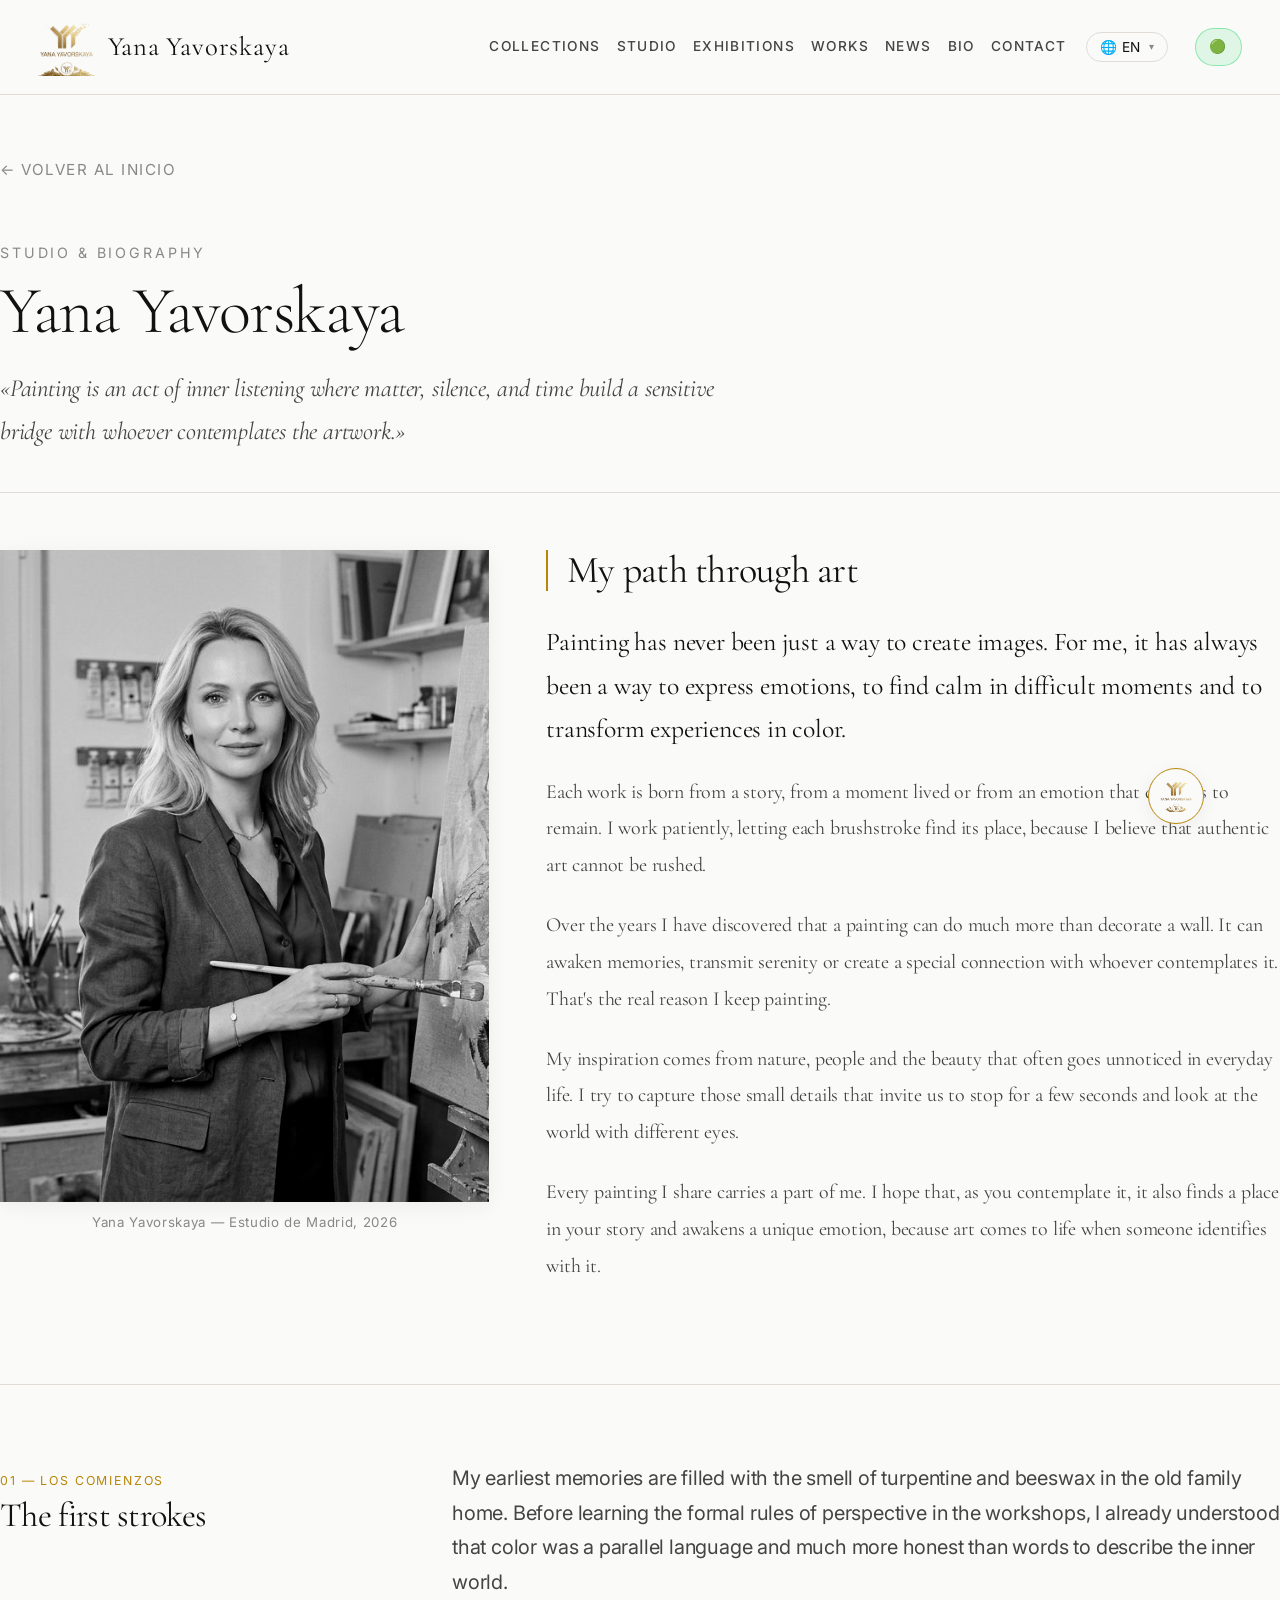
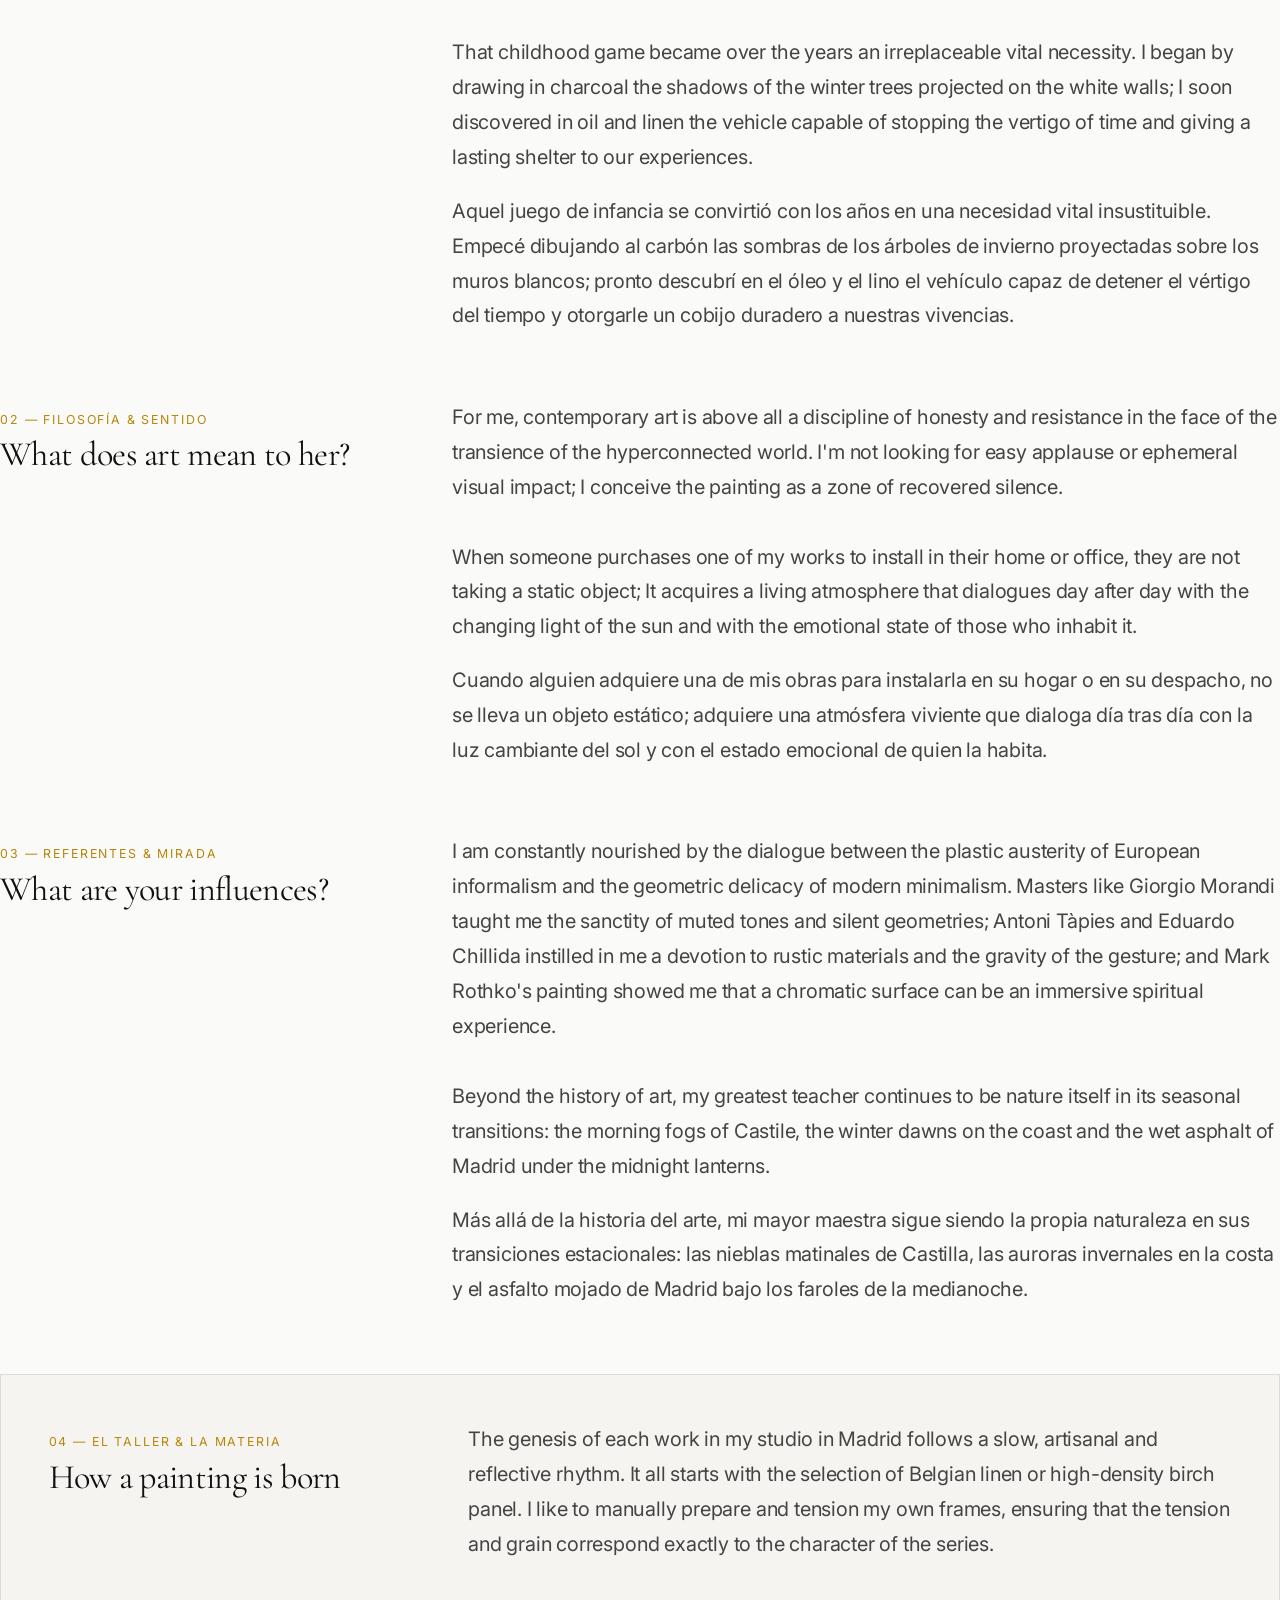
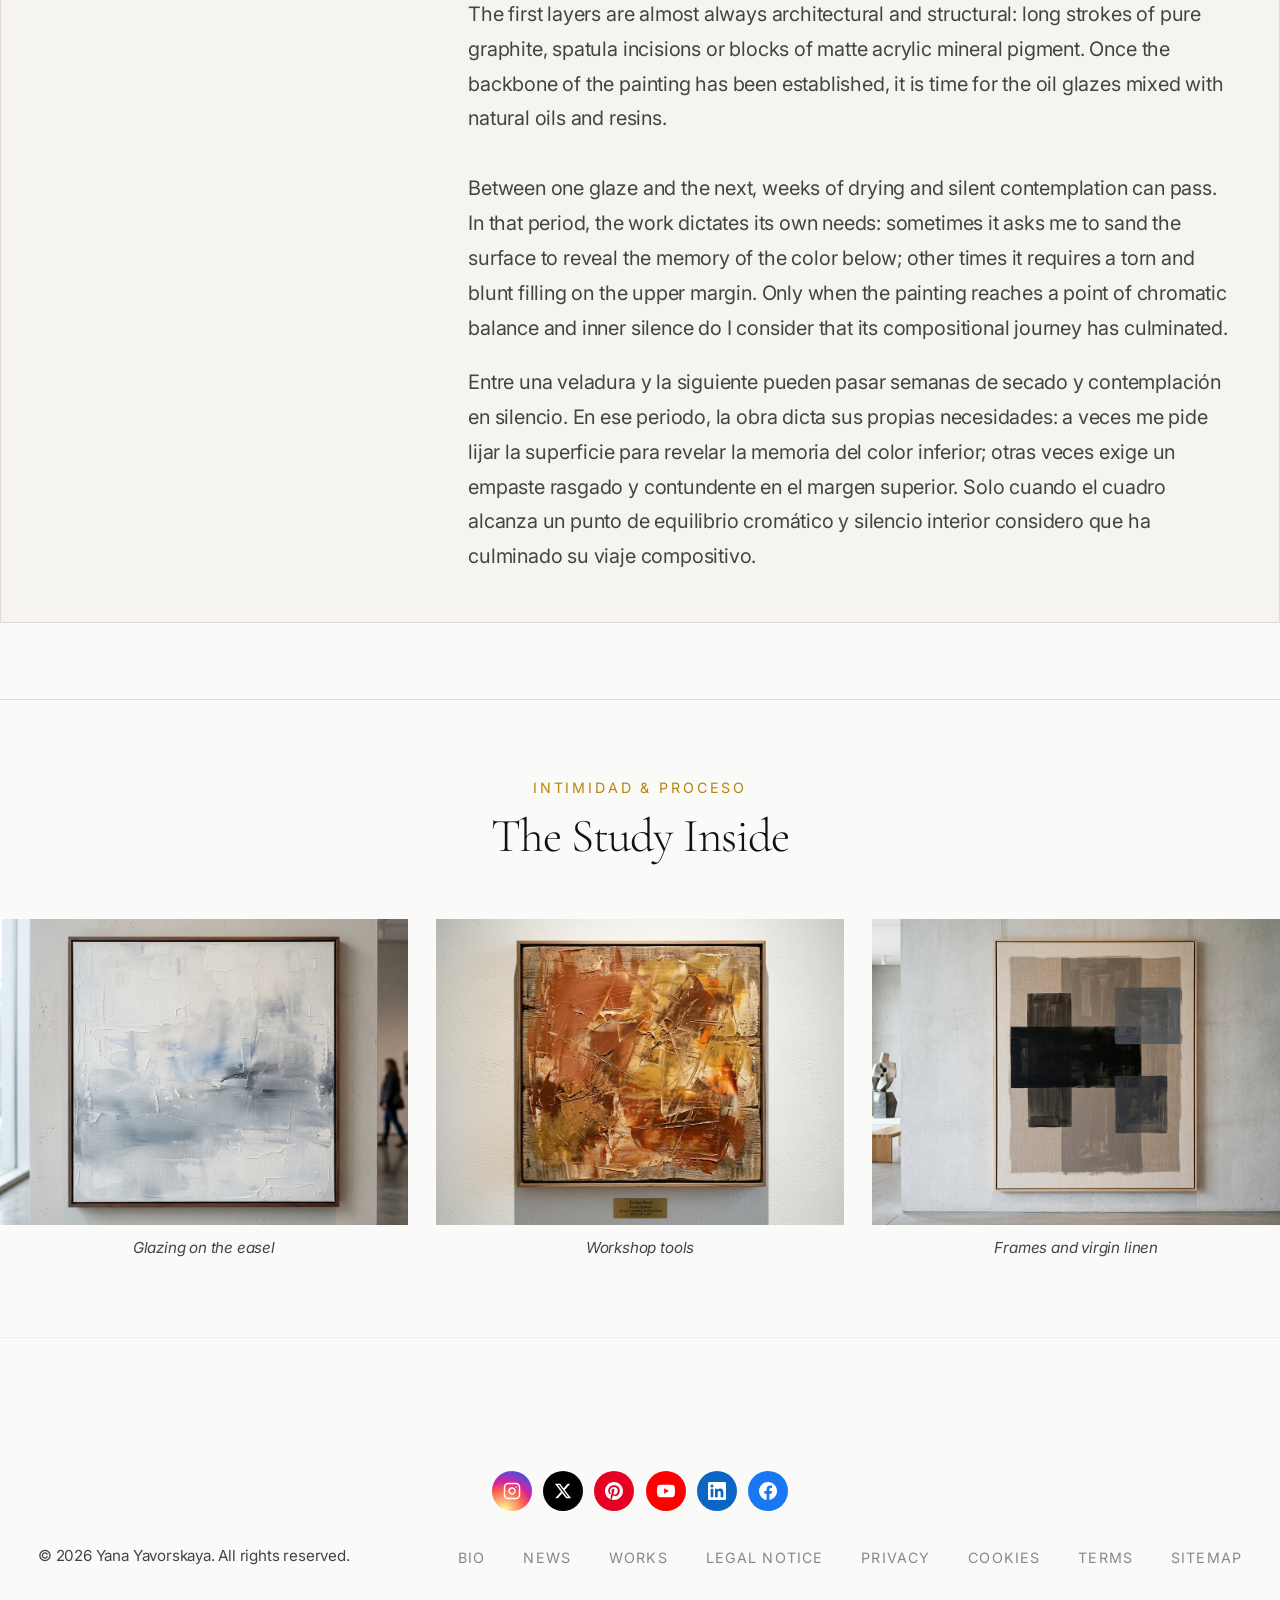
<file: sobre-mi.html>
<!DOCTYPE html>
<html lang="es">
<head>
  <meta charset="UTF-8">
  <meta name="viewport" content="width=device-width, initial-scale=1.0">
  <meta name="description" content="Biografía y filosofía de Yana Yavorskaya, pintora contemporánea afincada en Madrid. Trayectoria artística, estudio y visión creativa.">
  <link rel="canonical" href="https://yanayavorskaya.com/sobre-mi">
  <meta property="og:title" content="Sobre mí — Yana Yavorskaya">
  <meta property="og:description" content="Conoce a Yana Yavorskaya: biografía, filosofía artística y estudio en Madrid.">
  <meta property="og:type" content="profile">
  <meta property="og:url" content="https://yanayavorskaya.com/sobre-mi">
  <meta property="og:image" content="https://yanayavorskaya.com/assets/obras/yana-portrait.jpg">
  <meta name="twitter:card" content="summary_large_image">
  <title>Sobre mí — Yana Yavorskaya</title>
  <link rel="stylesheet" href="css/museum.css">
  <link rel="icon" href="assets/logo.png" type="image/png">
  <script src="js/i18n-content.js"></script>
  <script src="js/db.js"></script>
  <script src="js/i18n.js"></script>
  <script>setTimeout(function(){MuseoI18n.init();},50);</script>
  <style>
    .bio-page { padding: 8rem 0 4rem; min-height: 100vh; }
    .bio-hero { display: grid; grid-template-columns: 1fr 1fr; gap: var(--spacing-xl); align-items: center; margin-bottom: var(--spacing-xl); }
    .bio-hero__image { aspect-ratio: 3/4; overflow: hidden; }
    .bio-hero__image img { width: 100%; height: 100%; object-fit: cover; }
    .bio-hero__text h1 { margin-bottom: 1rem; }
    .bio-hero__text .lead { font-family: var(--serif); font-size: 1.3rem; font-style: italic; color: var(--accent); margin-bottom: 1.5rem; line-height: 1.5; }
    .bio-section { margin-top: var(--spacing-xl); max-width: 750px; }
    .bio-section h2 { margin-bottom: 1.2rem; }
    .bio-section p { font-size: 1rem; line-height: 2; color: var(--text-secondary); margin-bottom: 1.2rem; }
    .bio-section blockquote { font-family: var(--serif); font-style: italic; font-size: 1.15rem; color: var(--accent); border-left: 2px solid var(--accent); padding-left: 1.5rem; margin: 2.5rem 0; line-height: 1.6; }
    .bio-gallery { display: grid; grid-template-columns: repeat(auto-fit, minmax(250px, 1fr)); gap: 1rem; margin: var(--spacing-xl) 0; }
    .bio-gallery img { width: 100%; aspect-ratio: 1; object-fit: cover; }
    .back-link { display: inline-block; margin-bottom: 3rem; font-size: 0.8rem; text-transform: uppercase; letter-spacing: 0.1em; color: var(--text-tertiary); }
    .back-link:hover { color: var(--accent); }
    @media(max-width:768px){
      .bio-hero { grid-template-columns: 1fr; }
      .bio-split, .bio-row { grid-template-columns: 1fr !important; }
      .bio-page h1 { font-size: clamp(2rem, 8vw, 3.5rem) !important; }
    }
  </style>
  <meta name="vercel-toolbar" content="false">
</head>
<body>
<nav class="nav" role="navigation">
  <div class="nav__inner">
    <a href="index.html" class="nav__brand">
      <img src="assets/logo.png" alt="Yana Yavorskaya" class="nav__brand-logo" width="48" height="45">
      Yana Yavorskaya
    </a>
    <button class="nav__toggle" aria-label="Menú" aria-expanded="false">
      <span></span><span></span><span></span>
    </button>
    <ul class="nav__links">
      <li><a href="index.html#colecciones" data-i18n="nav.colecciones">Colecciones</a></li>
      <li><a href="index.html#estudio" data-i18n="nav.estudio">Estudio</a></li>
      <li><a href="index.html#exposiciones" data-i18n="nav.exposiciones">Exposiciones</a></li>
      <li><a href="obras-disponibles.html" data-i18n="nav.obras">Obras</a></li>
      <li><a href="noticias.html" data-i18n="nav.noticias">Noticias</a></li>
      <li><a href="sobre-mi.html" data-i18n="nav.bio">Bio</a></li>
      <li><a href="index.html#contacto" data-i18n="nav.contacto">Contacto</a></li>
      <!-- SELECTOR DE IDIOMAS -->
      <li class="nav__item-lang" id="nav-item-lang-container" style="display: flex; align-items: center; margin: 0 0.4rem;">
        <div id="lang-switcher" class="lang-switcher"></div>
      </li>
      <!-- BOTÓN WHATSAPP -->
      <li style="display: flex; align-items: center;"><a href="https://wa.me/34600889977?text=Hola%20Yana%20Yavorskaya" target="_blank" rel="noopener" class="nav__wa-clean" title="WhatsApp directo con Yana"><span style="color:#25D366;">🟢</span> <span data-i18n="nav.wa">+34 600 88 99 77</span></a></li>
    </ul>
  </div>
</nav>

<main class="container container-wide bio-page">
  <a href="index.html" class="back-link">← Volver al inicio</a>

  <header style="margin-bottom: 3rem; border-bottom: 1px solid var(--border); padding-bottom: 2rem;">
    <span style="font-size:0.75rem;text-transform:uppercase;letter-spacing:0.2em;color:var(--text-tertiary);display:block;margin-bottom:0.5rem;" data-i18n="bio.headerLabel">Estudio & Biografía</span>
    <h1 style="font-family:var(--serif);font-size:3.5rem;font-weight:300;margin-bottom:1rem;">Yana Yavorskaya</h1>
    <p style="font-family:var(--serif);font-style:italic;font-size:1.3rem;color:var(--text-secondary);max-width:750px;" data-i18n="bio.quote">«Pintar es un acto de escucha interior en el que la materia, el silencio y el tiempo construyen un puente sensible con quien contempla la obra.»</p>
  </header>

  <div class="bio-split" style="display:grid;grid-template-columns:minmax(280px,1fr) 1.5fr;gap:3rem;align-items:start;margin-bottom:4rem;">
    <div>
      <img src="assets/obras/yana-portrait.jpg" alt="Yana Yavorskaya en su estudio de Madrid" style="width:100%;aspect-ratio:3/4;object-fit:cover;filter:grayscale(100%) contrast(105%);box-shadow:var(--shadow-md);">
      <div style="margin-top:0.5rem;font-size:0.7rem;text-align:center;color:var(--text-tertiary);font-family:var(--sans);letter-spacing:0.05em;">Yana Yavorskaya — Estudio de Madrid, 2026</div>
    </div>
    <div style="font-family:var(--serif);font-size:1.2rem;color:var(--text-secondary);line-height:1.85;">
      <h2 style="font-size:2rem;font-weight:400;color:var(--text);margin-bottom:1.5rem;border-left:2px solid var(--accent);padding-left:1rem;" data-i18n="bio.intro.title">Mi camino a través del arte</h2>
      <p style="font-size:1.35rem;color:var(--text);margin-bottom:1.2rem;line-height:1.7;" data-i18n="bio.intro.p1">Pintar nunca ha sido solo una forma de crear imágenes. Para mí, siempre ha sido una manera de expresar emociones, de encontrar calma en los momentos difíciles y de transformar experiencias en color.</p>
      <p style="margin-bottom:1.2rem;" data-i18n="bio.intro.p2">Cada obra nace de una historia, de un instante vivido o de una emoción que merece permanecer. Trabajo con paciencia, dejando que cada pincelada encuentre su lugar, porque creo que el arte auténtico no se puede acelerar.</p>
      <p style="margin-bottom:1.2rem;" data-i18n="bio.intro.p3">A lo largo de los años he descubierto que una pintura puede hacer mucho más que decorar una pared. Puede despertar recuerdos, transmitir serenidad o crear una conexión especial con quien la contempla. Esa es la verdadera razón por la que sigo pintando.</p>
      <p style="margin-bottom:1.2rem;" data-i18n="bio.intro.p4">Mi inspiración proviene de la naturaleza, de las personas y de la belleza que a menudo pasa desapercibida en la vida cotidiana. Intento capturar esos pequeños detalles que nos invitan a detenernos unos segundos y mirar el mundo con otros ojos.</p>
      <p style="margin-bottom:1.2rem;" data-i18n="bio.intro.p5">Cada cuadro que comparto lleva una parte de mí. Espero que, al contemplarlo, también encuentre un lugar en tu historia y despierte una emoción única, porque el arte cobra vida cuando alguien se identifica con él.</p>
    </div>
  </div>

  <div style="border-top:1px solid var(--border);padding-top:4rem;display:flex;flex-direction:column;gap:3.5rem;">
    <section class="bio-row" style="display:grid;grid-template-columns:1fr 2fr;gap:2rem;align-items:baseline;">
      <div>
        <span style="font-size:0.65rem;text-transform:uppercase;letter-spacing:0.15em;color:var(--accent);display:block;margin-bottom:0.3rem;">01 — Los comienzos</span>
        <h3 style="font-family:var(--serif);font-size:1.8rem;font-weight:400;" data-i18n="bio.s1.title">Los primeros trazos</h3>
      </div>
      <div style="font-size:1.05rem;color:var(--text-secondary);line-height:1.75;">
        <p style="margin-bottom:1rem;" data-i18n="bio.s1.text">Mis primeros recuerdos están impregnados del olor a trementina y cera de abejas en la antigua casa familiar. Antes de aprender las reglas formales de la perspectiva en los talleres, ya entendía que el color era un lenguaje paralelo y mucho más honesto que las palabras para describir el mundo interior.</p>
        <p>Aquel juego de infancia se convirtió con los años en una necesidad vital insustituible. Empecé dibujando al carbón las sombras de los árboles de invierno proyectadas sobre los muros blancos; pronto descubrí en el óleo y el lino el vehículo capaz de detener el vértigo del tiempo y otorgarle un cobijo duradero a nuestras vivencias.</p>
      </div>
    </section>

    <section class="bio-row" style="display:grid;grid-template-columns:1fr 2fr;gap:2rem;align-items:baseline;">
      <div>
        <span style="font-size:0.65rem;text-transform:uppercase;letter-spacing:0.15em;color:var(--accent);display:block;margin-bottom:0.3rem;">02 — Filosofía & Sentido</span>
        <h3 style="font-family:var(--serif);font-size:1.8rem;font-weight:400;" data-i18n="bio.s2.title">Qué significa el arte para ella</h3>
      </div>
      <div style="font-size:1.05rem;color:var(--text-secondary);line-height:1.75;">
        <p style="margin-bottom:1rem;" data-i18n="bio.s2.text">Para mí, el arte contemporáneo es ante todo una disciplina de honestidad y resistencia frente a la fugacidad del mundo hiperconectado. No busco el aplauso fácil ni el impacto visual efímero; concibo el cuadro como una zona de silencio recuperado.</p>
        <p>Cuando alguien adquiere una de mis obras para instalarla en su hogar o en su despacho, no se lleva un objeto estático; adquiere una atmósfera viviente que dialoga día tras día con la luz cambiante del sol y con el estado emocional de quien la habita.</p>
      </div>
    </section>

    <section class="bio-row" style="display:grid;grid-template-columns:1fr 2fr;gap:2rem;align-items:baseline;">
      <div>
        <span style="font-size:0.65rem;text-transform:uppercase;letter-spacing:0.15em;color:var(--accent);display:block;margin-bottom:0.3rem;">03 — Referentes & Mirada</span>
        <h3 style="font-family:var(--serif);font-size:1.8rem;font-weight:400;" data-i18n="bio.s3.title">Cuáles son sus influencias</h3>
      </div>
      <div style="font-size:1.05rem;color:var(--text-secondary);line-height:1.75;">
        <p style="margin-bottom:1rem;" data-i18n="bio.s3.text">Me nutro constantemente del diálogo entre la austeridad plástica del informalismo europeo y la delicadeza geométrica del minimalismo moderno. Maestros como Giorgio Morandi me enseñaron la santidad de los tonos apagados y las geometrías silenciosas; Antoni Tàpies y Eduardo Chillida me inculcaron la devoción por la materia rústica y la gravedad del gesto; y la pintura de Mark Rothko me demostró que una superficie cromática puede ser una experiencia espiritual inmersiva.</p>
        <p>Más allá de la historia del arte, mi mayor maestra sigue siendo la propia naturaleza en sus transiciones estacionales: las nieblas matinales de Castilla, las auroras invernales en la costa y el asfalto mojado de Madrid bajo los faroles de la medianoche.</p>
      </div>
    </section>

    <section class="bio-row" style="display:grid;grid-template-columns:1fr 2fr;gap:2rem;align-items:baseline;background:var(--bg-alt);padding:2.5rem;border:1px solid var(--border);">
      <div>
        <span style="font-size:0.65rem;text-transform:uppercase;letter-spacing:0.15em;color:var(--accent);display:block;margin-bottom:0.3rem;">04 — El Taller & La Materia</span>
        <h3 style="font-family:var(--serif);font-size:1.8rem;font-weight:400;" data-i18n="bio.s4.title">Cómo nace un cuadro</h3>
      </div>
      <div style="font-size:1.05rem;color:var(--text-secondary);line-height:1.75;">
        <p style="margin-bottom:1rem;" data-i18n="bio.s4.text">La génesis de cada obra en mi estudio de Madrid sigue un ritmo pausado, artesanal y reflexivo. Todo comienza con la selección del lino belga o el panel de abedul de alta densidad. Me gusta preparar y tensar manualmente mis propios bastidores, asegurando que la tensión y el grano respondan con exactitud al carácter de la serie.

Las primeras capas son casi siempre arquitectónicas y estructurales: trazos largos de grafito puro, incisiones con espátula o bloques de pigmento mineral acrílico mate. Una vez establecida la columna vertebral del cuadro, llega el tiempo de las veladuras al óleo amasado con aceites y resinas naturales.</p>
        <p>Entre una veladura y la siguiente pueden pasar semanas de secado y contemplación en silencio. En ese periodo, la obra dicta sus propias necesidades: a veces me pide lijar la superficie para revelar la memoria del color inferior; otras veces exige un empaste rasgado y contundente en el margen superior. Solo cuando el cuadro alcanza un punto de equilibrio cromático y silencio interior considero que ha culminado su viaje compositivo.</p>
      </div>
    </section>
  </div>

  <!-- Sección visual de fotografías del estudio -->
  <div style="border-top:1px solid var(--border);padding-top:4rem;margin-top:4rem;">
    <div style="text-align:center;margin-bottom:3rem;">
      <span style="font-size:0.75rem;text-transform:uppercase;letter-spacing:0.2em;color:var(--accent);display:block;margin-bottom:0.5rem;">Intimidad & Proceso</span>
      <h2 style="font-family:var(--serif);font-size:2.5rem;font-weight:300;" data-i18n="bio.studio.title">El Estudio por Dentro</h2>
    </div>
    <div style="display:grid;grid-template-columns:repeat(auto-fit,minmax(260px,1fr));gap:1.5rem;">
      <div><img src="assets/obras/luz-de-invierno-iii.jpg" alt="En el caballete" style="width:100%;aspect-ratio:4/3;object-fit:cover;"><p style="font-size:0.8rem;text-align:center;margin-top:0.5rem;font-style:italic;" data-i18n="bio.studio.caption1">Veladuras en el caballete</p></div>
      <div><img src="assets/obras/meditacion-en-ocre.jpg" alt="Pinceles y espátulas" style="width:100%;aspect-ratio:4/3;object-fit:cover;"><p style="font-size:0.8rem;text-align:center;margin-top:0.5rem;font-style:italic;" data-i18n="bio.studio.caption2">Herramientas del taller</p></div>
      <div><img src="assets/obras/geometria-del-silencio.jpg" alt="Lienzos tensados" style="width:100%;aspect-ratio:4/3;object-fit:cover;"><p style="font-size:0.8rem;text-align:center;margin-top:0.5rem;font-style:italic;" data-i18n="bio.studio.caption3">Bastidores y lino virgen</p></div>
    </div>
  </div>
</main>

<footer class="footer"><div class="container">
  <div class="footer__social">
    <a href="https://instagram.com/yanayavorskaya" class="soc-icon soc-ig" target="_blank" rel="noopener" aria-label="Instagram"><svg viewBox="0 0 24 24" fill="none" stroke="currentColor" stroke-width="2" stroke-linecap="round" stroke-linejoin="round"><rect x="2" y="2" width="20" height="20" rx="5" ry="5"/><path d="M16 11.37A4 4 0 1 1 12.63 8 4 4 0 0 1 16 11.37z"/><line x1="17.5" y1="6.5" x2="17.51" y2="6.5"/></svg></a>
    <a href="https://x.com/yanayavorskaya" class="soc-icon soc-x" target="_blank" rel="noopener" aria-label="X"><svg viewBox="0 0 24 24"><path d="M18.244 2.25h3.308l-7.227 8.26 8.502 11.24H16.17l-5.214-6.817L4.99 21.75H1.68l7.73-8.835L1.254 2.25H8.08l4.713 6.231zm-1.161 17.52h1.833L7.084 4.126H5.117z"/></svg></a>
    <a href="https://pinterest.com/yanayavorskaya" class="soc-icon soc-pin" target="_blank" rel="noopener" aria-label="Pinterest"><svg viewBox="0 0 24 24"><path d="M12 0C5.373 0 0 5.372 0 12c0 5.084 3.163 9.426 7.627 11.174-.105-.949-.2-2.405.042-3.441.218-.937 1.407-5.965 1.407-5.965s-.359-.719-.359-1.782c0-1.668.967-2.914 2.171-2.914 1.023 0 1.518.769 1.518 1.69 0 1.029-.655 2.568-.994 3.995-.283 1.194.599 2.169 1.777 2.169 2.133 0 3.772-2.249 3.772-5.495 0-2.873-2.064-4.882-5.012-4.882-3.414 0-5.418 2.561-5.418 5.207 0 1.031.397 2.138.893 2.738.098.119.112.224.083.345l-.333 1.36c-.053.22-.174.267-.402.161-1.499-.698-2.436-2.889-2.436-4.649 0-3.785 2.75-7.262 7.929-7.262 4.163 0 7.398 2.967 7.398 6.931 0 4.136-2.607 7.464-6.227 7.464-1.216 0-2.359-.632-2.75-1.378l-.748 2.853c-.271 1.043-1.002 2.35-1.492 3.146C9.57 23.812 10.763 24 12 24c6.627 0 12-5.373 12-12 0-6.628-5.373-12-12-12z"/></svg></a>
    <a href="https://youtube.com/@yanayavorskaya" class="soc-icon soc-yt" target="_blank" rel="noopener" aria-label="YouTube"><svg viewBox="0 0 24 24"><path d="M23.498 6.186a3.016 3.016 0 00-2.122-2.136C19.505 3.545 12 3.545 12 3.545s-7.505 0-9.377.505A3.017 3.017 0 00.502 6.186C0 8.07 0 12 0 12s0 3.93.502 5.814a3.016 3.016 0 002.122 2.136c1.871.505 9.376.505 9.376.505s7.505 0 9.377-.505a3.015 3.015 0 002.122-2.136C24 15.93 24 12 24 12s0-3.93-.502-5.814zM9.545 15.568V8.432L15.818 12l-6.273 3.568z"/></svg></a>
    <a href="https://linkedin.com/in/yanayavorskaya" class="soc-icon soc-li" target="_blank" rel="noopener" aria-label="LinkedIn"><svg viewBox="0 0 24 24"><path d="M20.447 20.452h-3.554v-5.569c0-1.328-.027-3.037-1.852-3.037-1.853 0-2.136 1.445-2.136 2.939v5.667H9.351V9h3.414v1.561h.046c.477-.9 1.637-1.85 3.37-1.85 3.601 0 4.267 2.37 4.267 5.455v6.286zM5.337 7.433a2.062 2.062 0 01-2.063-2.065 2.064 2.064 0 112.063 2.065zm1.782 13.019H3.555V9h3.564v11.452zM22.225 0H1.771C.792 0 0 .774 0 1.729v20.542C0 23.227.792 24 1.771 24h20.451C23.2 24 24 23.227 24 22.271V1.729C24 .774 23.2 0 22.222 0h.003z"/></svg></a>
    <a href="https://facebook.com/yanayavorskaya" class="soc-icon soc-fb" target="_blank" rel="noopener" aria-label="Facebook"><svg viewBox="0 0 24 24"><path d="M24 12.073c0-6.627-5.373-12-12-12s-12 5.373-12 12c0 5.99 4.388 10.954 10.125 11.854v-8.385H7.078v-3.47h3.047V9.43c0-3.007 1.792-4.669 4.533-4.669 1.312 0 2.686.235 2.686.235v2.953H15.83c-1.491 0-1.956.925-1.956 1.874v2.25h3.328l-.532 3.47h-2.796v8.385C19.612 23.027 24 18.062 24 12.073z"/></svg></a>
  </div>
  <div class="footer__inner">
    <p class="footer__copy" data-i18n="footer.copy">© 2026 Yana Yavorskaya. Todos los derechos reservados.</p>
    <ul class="footer__links">
      <li><a href="sobre-mi.html" data-i18n="footer.bio">Bio</a></li>
      <li><a href="noticias.html" data-i18n="footer.noticias">Noticias</a></li>
      <li><a href="obras-disponibles.html" data-i18n="footer.obras">Obras</a></li>
      <li><a href="legal/aviso-legal.html" data-i18n="footer.legal">Aviso Legal</a></li>
      <li><a href="legal/privacidad.html" data-i18n="footer.privacy">Privacidad</a></li>
      <li><a href="legal/cookies.html" data-i18n="footer.cookies">Cookies</a></li>
      <li><a href="legal/terminos.html" data-i18n="footer.terms">Términos</a></li>
      <li><a href="#" onclick="openSitemap(event)" data-i18n="footer.sitemap">Mapa del sitio</a></li>
    </ul>
  </div>
</div></footer>
<!-- ===== MAPA DEL SITIO MODAL ===== -->
<div class="shop-modal" id="sitemap-modal" role="dialog" aria-hidden="true">
  <div class="shop-modal__inner" style="max-width: 780px;">
    <button class="shop-modal__close" onclick="closeSitemap()" aria-label="Cerrar">✕</button>
    <div class="invitation__crest">✦</div>
    <h3 class="shop-modal__title" style="margin-bottom: 1.5rem; text-align: center;">Mapa del sitio</h3>
    <div style="display:grid; grid-template-columns: repeat(auto-fit, minmax(210px, 1fr)); gap: 2rem; text-align: left; font-family: var(--sans); font-size: 0.88rem;">
      <div>
        <strong style="font-family: var(--serif); font-size: 1.15rem; color: var(--accent); display:block; margin-bottom: 0.6rem; border-bottom: 1px solid var(--border-light); padding-bottom: 0.3rem;">Galería & Obras</strong>
        <ul style="list-style: none; display: flex; flex-direction: column; gap: 0.5rem; padding-left: 0;">
          <li><a href="obras-disponibles.html" style="color: var(--text);">Catálogo Completo</a></li>
          <li><a href="index.html#colecciones" style="color: var(--text-secondary);">Luz y Sombra</a></li>
          <li><a href="index.html#colecciones" style="color: var(--text-secondary);">Geometría Sagrada</a></li>
          <li><a href="index.html#colecciones" style="color: var(--text-secondary);">Horizontes Interiores</a></li>
        </ul>
      </div>
      <div>
        <strong style="font-family: var(--serif); font-size: 1.15rem; color: var(--accent); display:block; margin-bottom: 0.6rem; border-bottom: 1px solid var(--border-light); padding-bottom: 0.3rem;">Estudio & Ensayos</strong>
        <ul style="list-style: none; display: flex; flex-direction: column; gap: 0.5rem; padding-left: 0;">
          <li><a href="sobre-mi.html" style="color: var(--text);">Biografía & Filosofía</a></li>
          <li><a href="index.html#estudio" style="color: var(--text-secondary);">El Estudio en Madrid</a></li>
          <li><a href="noticias.html" style="color: var(--text);">Noticias del Estudio</a></li>
          <li><a href="index.html#exposiciones" style="color: var(--text-secondary);">Exposiciones Internacionales</a></li>
        </ul>
      </div>
      <div>
        <strong style="font-family: var(--serif); font-size: 1.15rem; color: var(--accent); display:block; margin-bottom: 0.6rem; border-bottom: 1px solid var(--border-light); padding-bottom: 0.3rem;">Contacto & Legal</strong>
        <ul style="list-style: none; display: flex; flex-direction: column; gap: 0.5rem; padding-left: 0;">
          <li><a href="index.html#contacto" style="color: var(--text);">Citas Privadas & Contacto</a></li>
          <li><a href="legal/aviso-legal.html" style="color: var(--text-secondary);">Aviso Legal</a></li>
          <li><a href="legal/privacidad.html" style="color: var(--text-secondary);">Privacidad</a></li>
          <li><a href="legal/cookies.html" style="color: var(--text-secondary);">Cookies</a></li>
          <li><a href="legal/terminos.html" style="color: var(--text-secondary);">Términos de Uso</a></li>
        </ul>
      </div>
    </div>
  </div>
</div>
<script>
function openSitemap(e) { if(e) e.preventDefault(); var sm = document.getElementById('sitemap-modal'); if(sm) { sm.classList.add('is-open'); sm.setAttribute('aria-hidden','false'); } }
function closeSitemap() { var sm = document.getElementById('sitemap-modal'); if(sm) { sm.classList.remove('is-open'); sm.setAttribute('aria-hidden','true'); } }
</script>


<!-- ===== CHAT ASSISTANT (BOTTOM RIGHT) ===== -->
<div class="chat-assistant">
  <button class="chat-assistant__trigger" id="chat-trigger" aria-label="Abrir chat">
    <img src="assets/logo.png" alt="" width="34" height="34">
  </button>
</div>
<div class="chat-panel" id="chat-panel" role="dialog" aria-hidden="true">
  <div class="chat-panel__header">
    <img src="assets/logo.png" alt="" width="36" height="36">
    <div class="chat-panel__header-info">
      <div class="chat-panel__header-name" data-i18n="chat.name">Yana Yavorskaya</div>
      <div class="chat-panel__header-status" data-i18n="chat.status">Disponible</div>
    </div>
    <button class="chat-panel__close" id="chat-close" aria-label="Cerrar chat">✕</button>
  </div>
  <div class="chat-panel__messages" id="chat-messages"></div>
  <div class="chat-panel__quick-replies" id="chat-quick">
    <button class="chat-panel__quick-reply" data-msg="Háblame de la colección Luz y Sombra" data-i18n="chat.q1">Luz y Sombra</button>
    <button class="chat-panel__quick-reply" data-msg="¿Hay obras disponibles?" data-i18n="chat.q3">Disponibilidad</button>
    <button class="chat-panel__quick-reply" data-msg="¿Qué técnica utilizas?" data-i18n="chat.q2">Técnica</button>
    <button class="chat-panel__quick-reply" data-msg="Cuéntame sobre las exposiciones" data-i18n="chat.q4">Exposiciones</button>
  </div>
  <div class="chat-panel__input-area">
    <input type="text" id="chat-input" placeholder="Escribe tu pregunta…" data-i18n="chat.placeholder">
    <button id="chat-send" data-i18n="chat.send">Enviar</button>
  </div>
</div>

<!-- ===== SCROLL UP (BOTTOM LEFT) ===== -->
<button class="scroll-up" id="scroll-up" aria-label="Volver arriba" title="Volver arriba">
  <svg viewBox="0 0 24 24" stroke-width="2"><path d="M18 15l-6-6-6 6"/></svg>
</button>
<script src="js/museum.js"></script>
</body>
</html>
</file>
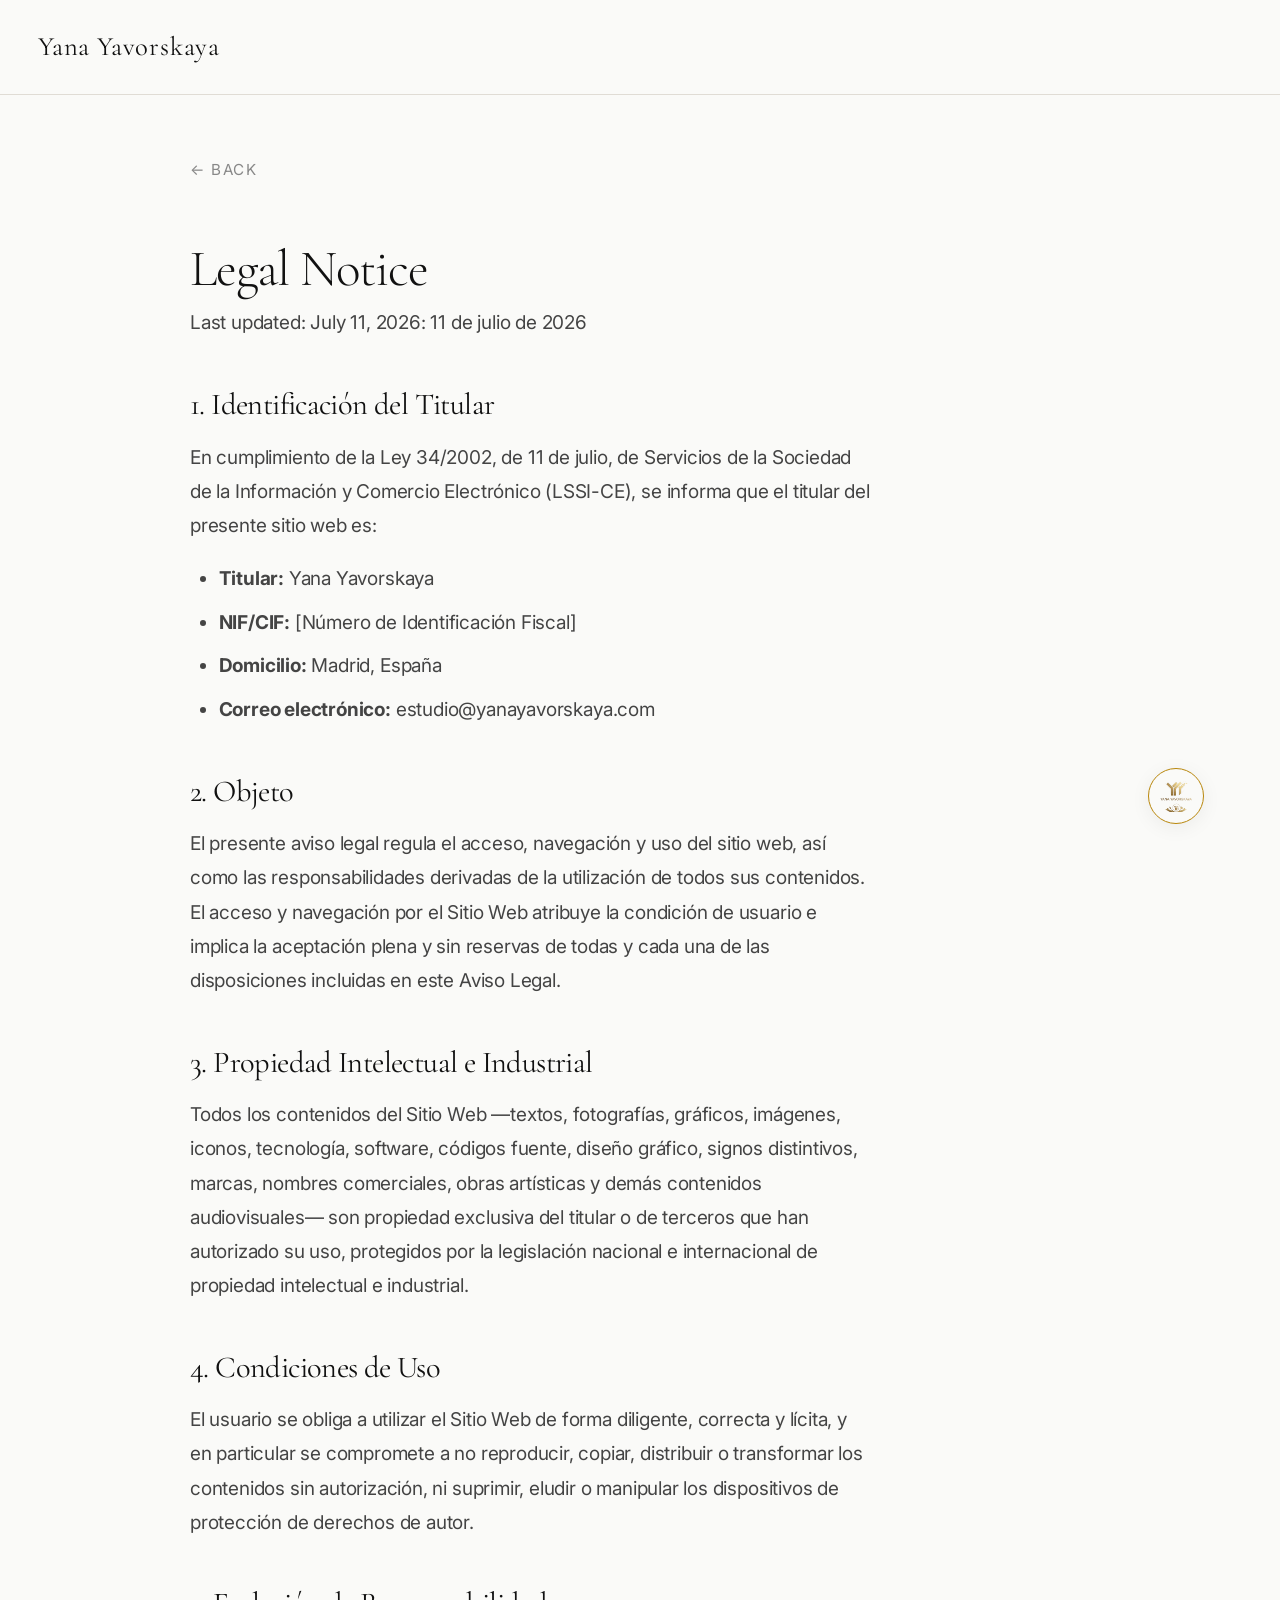
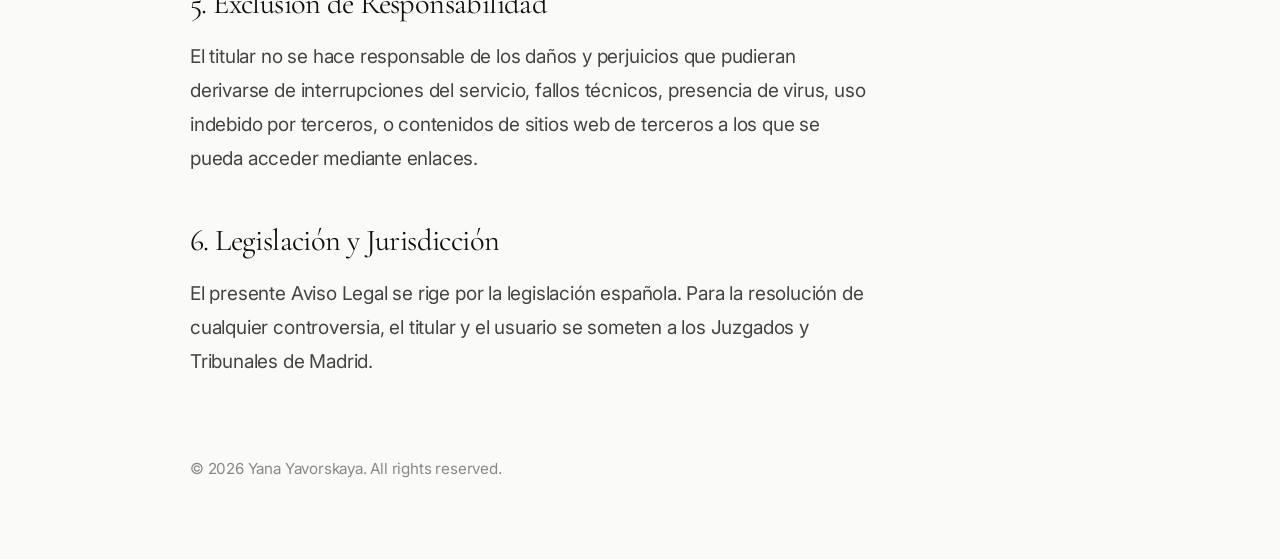
<file: legal/aviso-legal.html>
<!DOCTYPE html>
<html lang="es">
<head>
  <meta charset="UTF-8">
  <meta name="viewport" content="width=device-width, initial-scale=1.0">
  <meta name="robots" content="noindex, follow">
  <title>Aviso Legal — Yana Yavorskaya</title>
  <link rel="stylesheet" href="../css/museum.css">
  <link rel="icon" href="../assets/logo.png" type="image/png">
  <style>
    .legal-page { padding: 8rem 0 4rem; min-height: 100vh; }
    .legal-page h1 { font-family: var(--serif); font-size: clamp(2rem, 4vw, 3.5rem); font-weight: 300; margin-bottom: 0.5rem; }
    .legal-page h2 { font-size: 1.6rem; font-weight: 400; margin-top: 2.5rem; margin-bottom: 1rem; font-family: var(--serif); }
    .legal-page h3 { font-size: 1.2rem; margin-top: 1.5rem; }
    .legal-page p, .legal-page li { font-size: 1rem; line-height: 1.8; color: var(--text-secondary); max-width: 680px; }
    .legal-page ul { padding-left: 1.5rem; margin: 1rem 0; }
    .legal-page li { margin-bottom: 0.5rem; }
    .legal-page hr { border: none; border-top: 1px solid var(--border); margin: 3rem 0; }
    .legal-page .back-link { display: inline-block; margin-bottom: 3rem; font-size: 0.8rem; text-transform: uppercase; letter-spacing: 0.1em; color: var(--text-tertiary); }
    .legal-page .back-link:hover { color: var(--accent); }
    .legal-page .last-update { font-size: 0.8rem; color: var(--text-tertiary); margin-top: 4rem; }
  </style>
  <meta name="vercel-toolbar" content="false">
</head>
<body>
  <div class="nav"><div class="nav__inner"><a href="../index.html" class="nav__brand" data-i18n="nav.brand">Yana Yavorskaya</a></div></div>

  <main class="container container-narrow legal-page">
    <a href="../index.html" class="back-link" data-i18n="legal.back">← Volver al inicio</a>
    <h1 data-i18n="legal.aviso.title">Aviso Legal</h1>
    <p class="text-secondary"><span data-i18n="legal.update">Última actualización</span>: 11 de julio de 2026</p>

  <h2>1. Identificación del Titular</h2>
    <p>En cumplimiento de la Ley 34/2002, de 11 de julio, de Servicios de la Sociedad de la Información y Comercio Electrónico (LSSI-CE), se informa que el titular del presente sitio web es:</p>
    <ul>
      <li><strong>Titular:</strong> Yana Yavorskaya</li>
      <li><strong>NIF/CIF:</strong> [Número de Identificación Fiscal]</li>
      <li><strong>Domicilio:</strong> Madrid, España</li>
      <li><strong>Correo electrónico:</strong> estudio@yanayavorskaya.com</li>
    </ul>

   <h2>2. Objeto</h2>
    <p>El presente aviso legal regula el acceso, navegación y uso del sitio web, así como las responsabilidades derivadas de la utilización de todos sus contenidos. El acceso y navegación por el Sitio Web atribuye la condición de usuario e implica la aceptación plena y sin reservas de todas y cada una de las disposiciones incluidas en este Aviso Legal.</p>

    <h2>3. Propiedad Intelectual e Industrial</h2>
    <p>Todos los contenidos del Sitio Web —textos, fotografías, gráficos, imágenes, iconos, tecnología, software, códigos fuente, diseño gráfico, signos distintivos, marcas, nombres comerciales, obras artísticas y demás contenidos audiovisuales— son propiedad exclusiva del titular o de terceros que han autorizado su uso, protegidos por la legislación nacional e internacional de propiedad intelectual e industrial.</p>

    <h2>4. Condiciones de Uso</h2>
    <p>El usuario se obliga a utilizar el Sitio Web de forma diligente, correcta y lícita, y en particular se compromete a no reproducir, copiar, distribuir o transformar los contenidos sin autorización, ni suprimir, eludir o manipular los dispositivos de protección de derechos de autor.</p>

    <h2>5. Exclusión de Responsabilidad</h2>
    <p>El titular no se hace responsable de los daños y perjuicios que pudieran derivarse de interrupciones del servicio, fallos técnicos, presencia de virus, uso indebido por terceros, o contenidos de sitios web de terceros a los que se pueda acceder mediante enlaces.</p>

    <h2>6. Legislación y Jurisdicción</h2>
    <p>El presente Aviso Legal se rige por la legislación española. Para la resolución de cualquier controversia, el titular y el usuario se someten a los Juzgados y Tribunales de Madrid.</p>

    <p class="last-update" data-i18n="legal.copyright">© 2026 Yana Yavorskaya. Todos los derechos reservados.</p>
  </main>

  <script src="../js/i18n-content.js"></script>
  <script src="../js/db.js"></script>
  <script src="../js/i18n.js"></script>
  <script>MuseoI18n.init();</script>
<!-- ===== MAPA DEL SITIO MODAL ===== -->
<div class="shop-modal" id="sitemap-modal" role="dialog" aria-hidden="true">
  <div class="shop-modal__inner" style="max-width: 780px;">
    <button class="shop-modal__close" onclick="closeSitemap()" aria-label="Cerrar">✕</button>
    <div class="invitation__crest">✦</div>
    <h3 class="shop-modal__title" style="margin-bottom: 1.5rem; text-align: center;">Mapa del sitio</h3>
    <div style="display:grid; grid-template-columns: repeat(auto-fit, minmax(210px, 1fr)); gap: 2rem; text-align: left; font-family: var(--sans); font-size: 0.88rem;">
      <div>
        <strong style="font-family: var(--serif); font-size: 1.15rem; color: var(--accent); display:block; margin-bottom: 0.6rem; border-bottom: 1px solid var(--border-light); padding-bottom: 0.3rem;">Galería & Obras</strong>
        <ul style="list-style: none; display: flex; flex-direction: column; gap: 0.5rem; padding-left: 0;">
          <li><a href="../obras-disponibles.html" style="color: var(--text);">Catálogo Completo</a></li>
          <li><a href="../index.html#colecciones" style="color: var(--text-secondary);">Luz y Sombra</a></li>
          <li><a href="../index.html#colecciones" style="color: var(--text-secondary);">Geometría Sagrada</a></li>
          <li><a href="../index.html#colecciones" style="color: var(--text-secondary);">Horizontes Interiores</a></li>
        </ul>
      </div>
      <div>
        <strong style="font-family: var(--serif); font-size: 1.15rem; color: var(--accent); display:block; margin-bottom: 0.6rem; border-bottom: 1px solid var(--border-light); padding-bottom: 0.3rem;">Estudio & Ensayos</strong>
        <ul style="list-style: none; display: flex; flex-direction: column; gap: 0.5rem; padding-left: 0;">
          <li><a href="../sobre-mi.html" style="color: var(--text);">Biografía & Filosofía</a></li>
          <li><a href="../index.html#estudio" style="color: var(--text-secondary);">El Estudio en Madrid</a></li>
          <li><a href="../noticias.html" style="color: var(--text);">Noticias del Estudio</a></li>
          <li><a href="../index.html#exposiciones" style="color: var(--text-secondary);">Exposiciones Internacionales</a></li>
        </ul>
      </div>
      <div>
        <strong style="font-family: var(--serif); font-size: 1.15rem; color: var(--accent); display:block; margin-bottom: 0.6rem; border-bottom: 1px solid var(--border-light); padding-bottom: 0.3rem;">Contacto & Legal</strong>
        <ul style="list-style: none; display: flex; flex-direction: column; gap: 0.5rem; padding-left: 0;">
          <li><a href="../index.html#contacto" style="color: var(--text);">Citas Privadas & Contacto</a></li>
          <li><a href="aviso-legal.html" style="color: var(--text-secondary);">Aviso Legal</a></li>
          <li><a href="privacidad.html" style="color: var(--text-secondary);">Privacidad</a></li>
          <li><a href="cookies.html" style="color: var(--text-secondary);">Cookies</a></li>
          <li><a href="terminos.html" style="color: var(--text-secondary);">Términos de Uso</a></li>
        </ul>
      </div>
    </div>
  </div>
</div>
<script>
function openSitemap(e) { if(e) e.preventDefault(); var sm = document.getElementById('sitemap-modal'); if(sm) { sm.classList.add('is-open'); sm.setAttribute('aria-hidden','false'); } }
function closeSitemap() { var sm = document.getElementById('sitemap-modal'); if(sm) { sm.classList.remove('is-open'); sm.setAttribute('aria-hidden','true'); } }
</script>


<!-- ===== CHAT ASSISTANT (BOTTOM RIGHT) ===== -->
<div class="chat-assistant">
  <button class="chat-assistant__trigger" id="chat-trigger" aria-label="Abrir chat">
    <img src="../assets/logo.png" alt="" width="34" height="34">
  </button>
</div>
<div class="chat-panel" id="chat-panel" role="dialog" aria-hidden="true">
  <div class="chat-panel__header">
    <img src="../assets/logo.png" alt="" width="36" height="36">
    <div class="chat-panel__header-info">
      <div class="chat-panel__header-name" data-i18n="chat.name">Yana Yavorskaya</div>
      <div class="chat-panel__header-status" data-i18n="chat.status">Disponible</div>
    </div>
    <button class="chat-panel__close" id="chat-close" aria-label="Cerrar chat">✕</button>
  </div>
  <div class="chat-panel__messages" id="chat-messages"></div>
  <div class="chat-panel__quick-replies" id="chat-quick">
    <button class="chat-panel__quick-reply" data-msg="Háblame de la colección Luz y Sombra" data-i18n="chat.q1">Luz y Sombra</button>
    <button class="chat-panel__quick-reply" data-msg="¿Hay obras disponibles?" data-i18n="chat.q3">Disponibilidad</button>
    <button class="chat-panel__quick-reply" data-msg="¿Qué técnica utilizas?" data-i18n="chat.q2">Técnica</button>
    <button class="chat-panel__quick-reply" data-msg="Cuéntame sobre las exposiciones" data-i18n="chat.q4">Exposiciones</button>
  </div>
  <div class="chat-panel__input-area">
    <input type="text" id="chat-input" placeholder="Escribe tu pregunta…" data-i18n="chat.placeholder">
    <button id="chat-send" data-i18n="chat.send">Enviar</button>
  </div>
</div>

<!-- ===== SCROLL UP (BOTTOM LEFT) ===== -->
<button class="scroll-up" id="scroll-up" aria-label="Volver arriba" title="Volver arriba">
  <svg viewBox="0 0 24 24" stroke-width="2"><path d="M18 15l-6-6-6 6"/></svg>
</button>
<script src="../js/museum.js"></script>
</body>
</html>
</file>
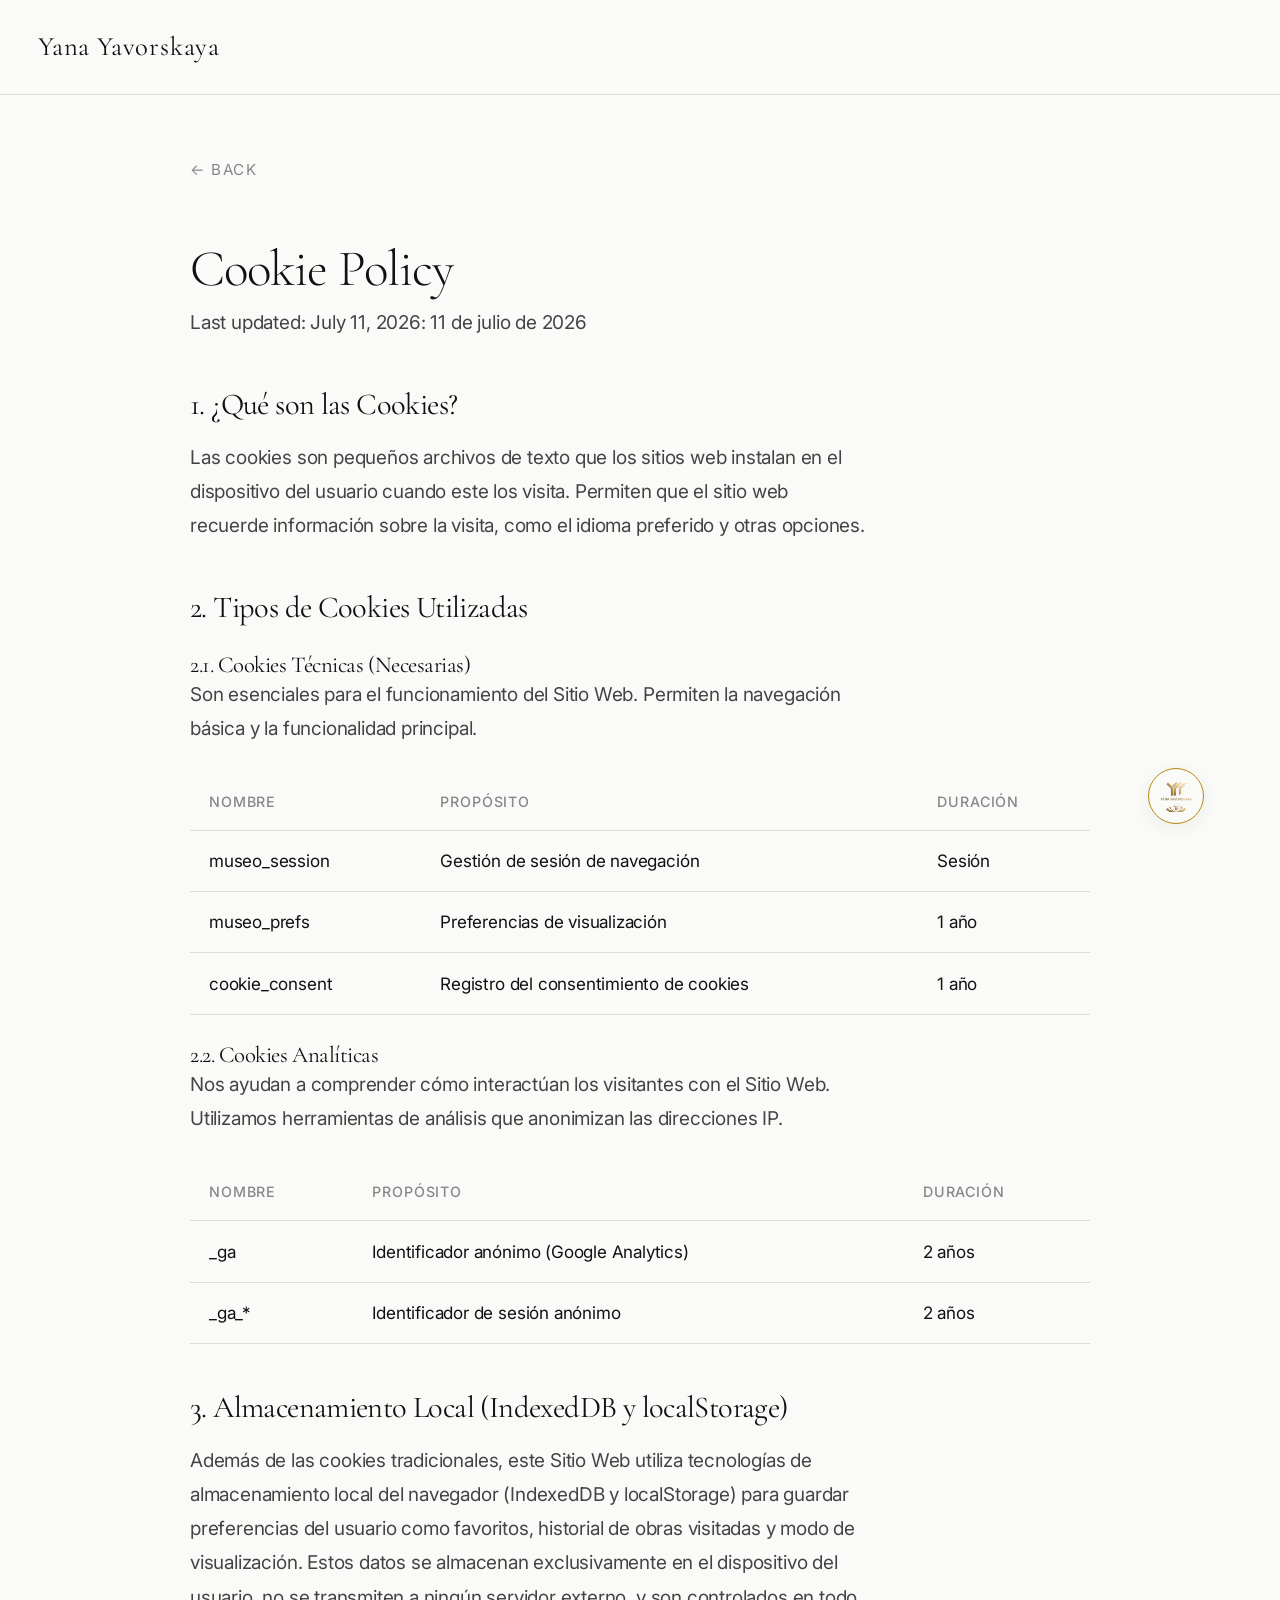
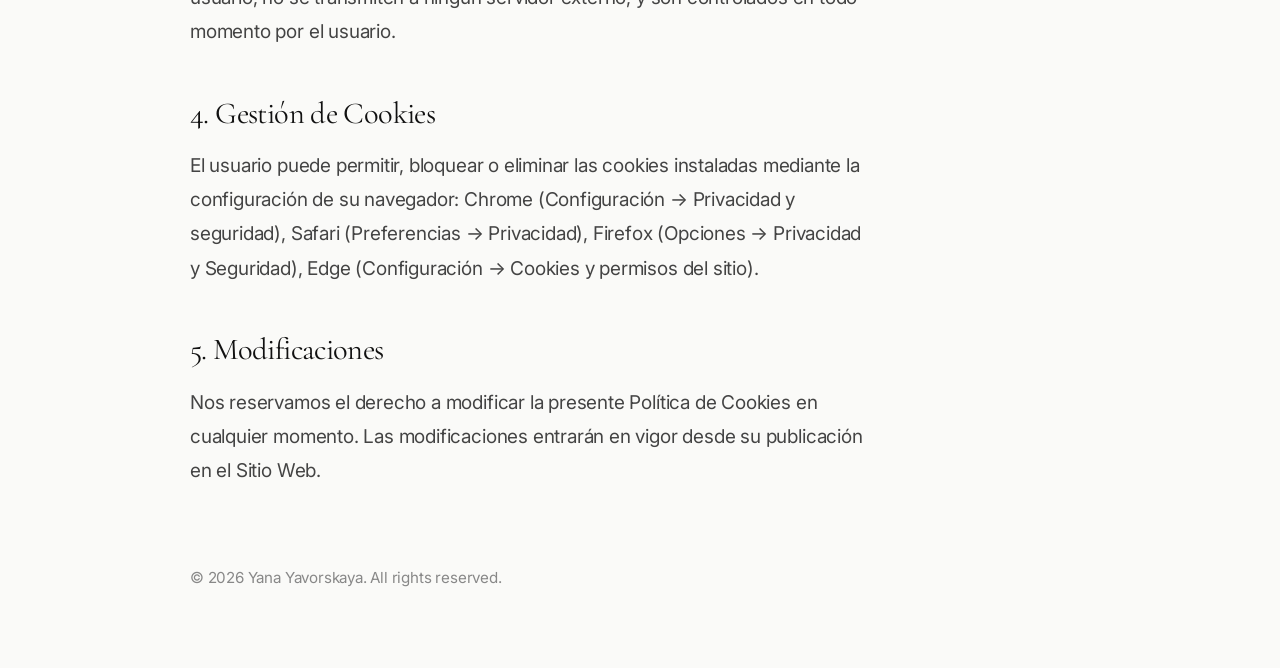
<file: legal/cookies.html>
<!DOCTYPE html>
<html lang="es">
<head>
  <meta charset="UTF-8">
  <meta name="viewport" content="width=device-width, initial-scale=1.0">
  <meta name="robots" content="noindex, follow">
  <title>Política de Cookies — Yana Yavorskaya</title>
  <link rel="stylesheet" href="../css/museum.css">
  <link rel="icon" href="../assets/logo.png" type="image/png">
  <style>
    .legal-page { padding: 8rem 0 4rem; min-height: 100vh; }
    .legal-page h1 { font-family: var(--serif); font-size: clamp(2rem, 4vw, 3.5rem); font-weight: 300; margin-bottom: 0.5rem; }
    .legal-page h2 { font-size: 1.6rem; font-weight: 400; margin-top: 2.5rem; margin-bottom: 1rem; font-family: var(--serif); }
    .legal-page h3 { font-size: 1.2rem; margin-top: 1.5rem; }
    .legal-page p, .legal-page li { font-size: 1rem; line-height: 1.8; color: var(--text-secondary); max-width: 680px; }
    .legal-page ul { padding-left: 1.5rem; margin: 1rem 0; }
    .legal-page li { margin-bottom: 0.5rem; }
    .legal-page .back-link { display: inline-block; margin-bottom: 3rem; font-size: 0.8rem; text-transform: uppercase; letter-spacing: 0.1em; color: var(--text-tertiary); }
    .legal-page .back-link:hover { color: var(--accent); }
    .legal-page .last-update { font-size: 0.8rem; color: var(--text-tertiary); margin-top: 4rem; }
    .cookie-table { width: 100%; border-collapse: collapse; margin: 1.5rem 0; font-size: 0.9rem; }
    .cookie-table th, .cookie-table td { padding: 0.8rem 1rem; text-align: left; border-bottom: 1px solid var(--border); }
    .cookie-table th { font-weight: 500; text-transform: uppercase; letter-spacing: 0.06em; font-size: 0.75rem; color: var(--text-tertiary); }
  </style>
  <meta name="vercel-toolbar" content="false">
</head>
<body>
  <div class="nav"><div class="nav__inner"><a href="../index.html" class="nav__brand" data-i18n="nav.brand">Yana Yavorskaya</a></div></div>

  <main class="container container-narrow legal-page">
    <a href="../index.html" class="back-link" data-i18n="legal.back">← Volver al inicio</a>
    <h1 data-i18n="legal.cookies.title">Política de Cookies</h1>
    <p class="text-secondary"><span data-i18n="legal.update">Última actualización</span>: 11 de julio de 2026</p>

    <h2>1. ¿Qué son las Cookies?</h2>
    <p>Las cookies son pequeños archivos de texto que los sitios web instalan en el dispositivo del usuario cuando este los visita. Permiten que el sitio web recuerde información sobre la visita, como el idioma preferido y otras opciones.</p>

    <h2>2. Tipos de Cookies Utilizadas</h2>
    <h3>2.1. Cookies Técnicas (Necesarias)</h3>
    <p>Son esenciales para el funcionamiento del Sitio Web. Permiten la navegación básica y la funcionalidad principal.</p>
    <table class="cookie-table">
      <thead><tr><th>Nombre</th><th>Propósito</th><th>Duración</th></tr></thead>
      <tbody>
        <tr><td>museo_session</td><td>Gestión de sesión de navegación</td><td>Sesión</td></tr>
        <tr><td>museo_prefs</td><td>Preferencias de visualización</td><td>1 año</td></tr>
        <tr><td>cookie_consent</td><td>Registro del consentimiento de cookies</td><td>1 año</td></tr>
      </tbody>
    </table>

    <h3>2.2. Cookies Analíticas</h3>
    <p>Nos ayudan a comprender cómo interactúan los visitantes con el Sitio Web. Utilizamos herramientas de análisis que anonimizan las direcciones IP.</p>
    <table class="cookie-table">
      <thead><tr><th>Nombre</th><th>Propósito</th><th>Duración</th></tr></thead>
      <tbody>
        <tr><td>_ga</td><td>Identificador anónimo (Google Analytics)</td><td>2 años</td></tr>
        <tr><td>_ga_*</td><td>Identificador de sesión anónimo</td><td>2 años</td></tr>
      </tbody>
    </table>

    <h2>3. Almacenamiento Local (IndexedDB y localStorage)</h2>
    <p>Además de las cookies tradicionales, este Sitio Web utiliza tecnologías de almacenamiento local del navegador (IndexedDB y localStorage) para guardar preferencias del usuario como favoritos, historial de obras visitadas y modo de visualización. Estos datos se almacenan exclusivamente en el dispositivo del usuario, no se transmiten a ningún servidor externo, y son controlados en todo momento por el usuario.</p>

    <h2>4. Gestión de Cookies</h2>
    <p>El usuario puede permitir, bloquear o eliminar las cookies instaladas mediante la configuración de su navegador: Chrome (Configuración → Privacidad y seguridad), Safari (Preferencias → Privacidad), Firefox (Opciones → Privacidad y Seguridad), Edge (Configuración → Cookies y permisos del sitio).</p>

    <h2>5. Modificaciones</h2>
    <p>Nos reservamos el derecho a modificar la presente Política de Cookies en cualquier momento. Las modificaciones entrarán en vigor desde su publicación en el Sitio Web.</p>

    <p class="last-update" data-i18n="legal.copyright">© 2026 Yana Yavorskaya. Todos los derechos reservados.</p>
  </main>

  <script src="../js/i18n-content.js"></script>
  <script src="../js/db.js"></script>
  <script src="../js/i18n.js"></script>
  <script>MuseoI18n.init();</script>
<!-- ===== MAPA DEL SITIO MODAL ===== -->
<div class="shop-modal" id="sitemap-modal" role="dialog" aria-hidden="true">
  <div class="shop-modal__inner" style="max-width: 780px;">
    <button class="shop-modal__close" onclick="closeSitemap()" aria-label="Cerrar">✕</button>
    <div class="invitation__crest">✦</div>
    <h3 class="shop-modal__title" style="margin-bottom: 1.5rem; text-align: center;">Mapa del sitio</h3>
    <div style="display:grid; grid-template-columns: repeat(auto-fit, minmax(210px, 1fr)); gap: 2rem; text-align: left; font-family: var(--sans); font-size: 0.88rem;">
      <div>
        <strong style="font-family: var(--serif); font-size: 1.15rem; color: var(--accent); display:block; margin-bottom: 0.6rem; border-bottom: 1px solid var(--border-light); padding-bottom: 0.3rem;">Galería & Obras</strong>
        <ul style="list-style: none; display: flex; flex-direction: column; gap: 0.5rem; padding-left: 0;">
          <li><a href="../obras-disponibles.html" style="color: var(--text);">Catálogo Completo</a></li>
          <li><a href="../index.html#colecciones" style="color: var(--text-secondary);">Luz y Sombra</a></li>
          <li><a href="../index.html#colecciones" style="color: var(--text-secondary);">Geometría Sagrada</a></li>
          <li><a href="../index.html#colecciones" style="color: var(--text-secondary);">Horizontes Interiores</a></li>
        </ul>
      </div>
      <div>
        <strong style="font-family: var(--serif); font-size: 1.15rem; color: var(--accent); display:block; margin-bottom: 0.6rem; border-bottom: 1px solid var(--border-light); padding-bottom: 0.3rem;">Estudio & Ensayos</strong>
        <ul style="list-style: none; display: flex; flex-direction: column; gap: 0.5rem; padding-left: 0;">
          <li><a href="../sobre-mi.html" style="color: var(--text);">Biografía & Filosofía</a></li>
          <li><a href="../index.html#estudio" style="color: var(--text-secondary);">El Estudio en Madrid</a></li>
          <li><a href="../noticias.html" style="color: var(--text);">Noticias del Estudio</a></li>
          <li><a href="../index.html#exposiciones" style="color: var(--text-secondary);">Exposiciones Internacionales</a></li>
        </ul>
      </div>
      <div>
        <strong style="font-family: var(--serif); font-size: 1.15rem; color: var(--accent); display:block; margin-bottom: 0.6rem; border-bottom: 1px solid var(--border-light); padding-bottom: 0.3rem;">Contacto & Legal</strong>
        <ul style="list-style: none; display: flex; flex-direction: column; gap: 0.5rem; padding-left: 0;">
          <li><a href="../index.html#contacto" style="color: var(--text);">Citas Privadas & Contacto</a></li>
          <li><a href="aviso-legal.html" style="color: var(--text-secondary);">Aviso Legal</a></li>
          <li><a href="privacidad.html" style="color: var(--text-secondary);">Privacidad</a></li>
          <li><a href="cookies.html" style="color: var(--text-secondary);">Cookies</a></li>
          <li><a href="terminos.html" style="color: var(--text-secondary);">Términos de Uso</a></li>
        </ul>
      </div>
    </div>
  </div>
</div>
<script>
function openSitemap(e) { if(e) e.preventDefault(); var sm = document.getElementById('sitemap-modal'); if(sm) { sm.classList.add('is-open'); sm.setAttribute('aria-hidden','false'); } }
function closeSitemap() { var sm = document.getElementById('sitemap-modal'); if(sm) { sm.classList.remove('is-open'); sm.setAttribute('aria-hidden','true'); } }
</script>


<!-- ===== CHAT ASSISTANT (BOTTOM RIGHT) ===== -->
<div class="chat-assistant">
  <button class="chat-assistant__trigger" id="chat-trigger" aria-label="Abrir chat">
    <img src="../assets/logo.png" alt="" width="34" height="34">
  </button>
</div>
<div class="chat-panel" id="chat-panel" role="dialog" aria-hidden="true">
  <div class="chat-panel__header">
    <img src="../assets/logo.png" alt="" width="36" height="36">
    <div class="chat-panel__header-info">
      <div class="chat-panel__header-name" data-i18n="chat.name">Yana Yavorskaya</div>
      <div class="chat-panel__header-status" data-i18n="chat.status">Disponible</div>
    </div>
    <button class="chat-panel__close" id="chat-close" aria-label="Cerrar chat">✕</button>
  </div>
  <div class="chat-panel__messages" id="chat-messages"></div>
  <div class="chat-panel__quick-replies" id="chat-quick">
    <button class="chat-panel__quick-reply" data-msg="Háblame de la colección Luz y Sombra" data-i18n="chat.q1">Luz y Sombra</button>
    <button class="chat-panel__quick-reply" data-msg="¿Hay obras disponibles?" data-i18n="chat.q3">Disponibilidad</button>
    <button class="chat-panel__quick-reply" data-msg="¿Qué técnica utilizas?" data-i18n="chat.q2">Técnica</button>
    <button class="chat-panel__quick-reply" data-msg="Cuéntame sobre las exposiciones" data-i18n="chat.q4">Exposiciones</button>
  </div>
  <div class="chat-panel__input-area">
    <input type="text" id="chat-input" placeholder="Escribe tu pregunta…" data-i18n="chat.placeholder">
    <button id="chat-send" data-i18n="chat.send">Enviar</button>
  </div>
</div>

<!-- ===== SCROLL UP (BOTTOM LEFT) ===== -->
<button class="scroll-up" id="scroll-up" aria-label="Volver arriba" title="Volver arriba">
  <svg viewBox="0 0 24 24" stroke-width="2"><path d="M18 15l-6-6-6 6"/></svg>
</button>
<script src="../js/museum.js"></script>
</body>
</html>
</file>
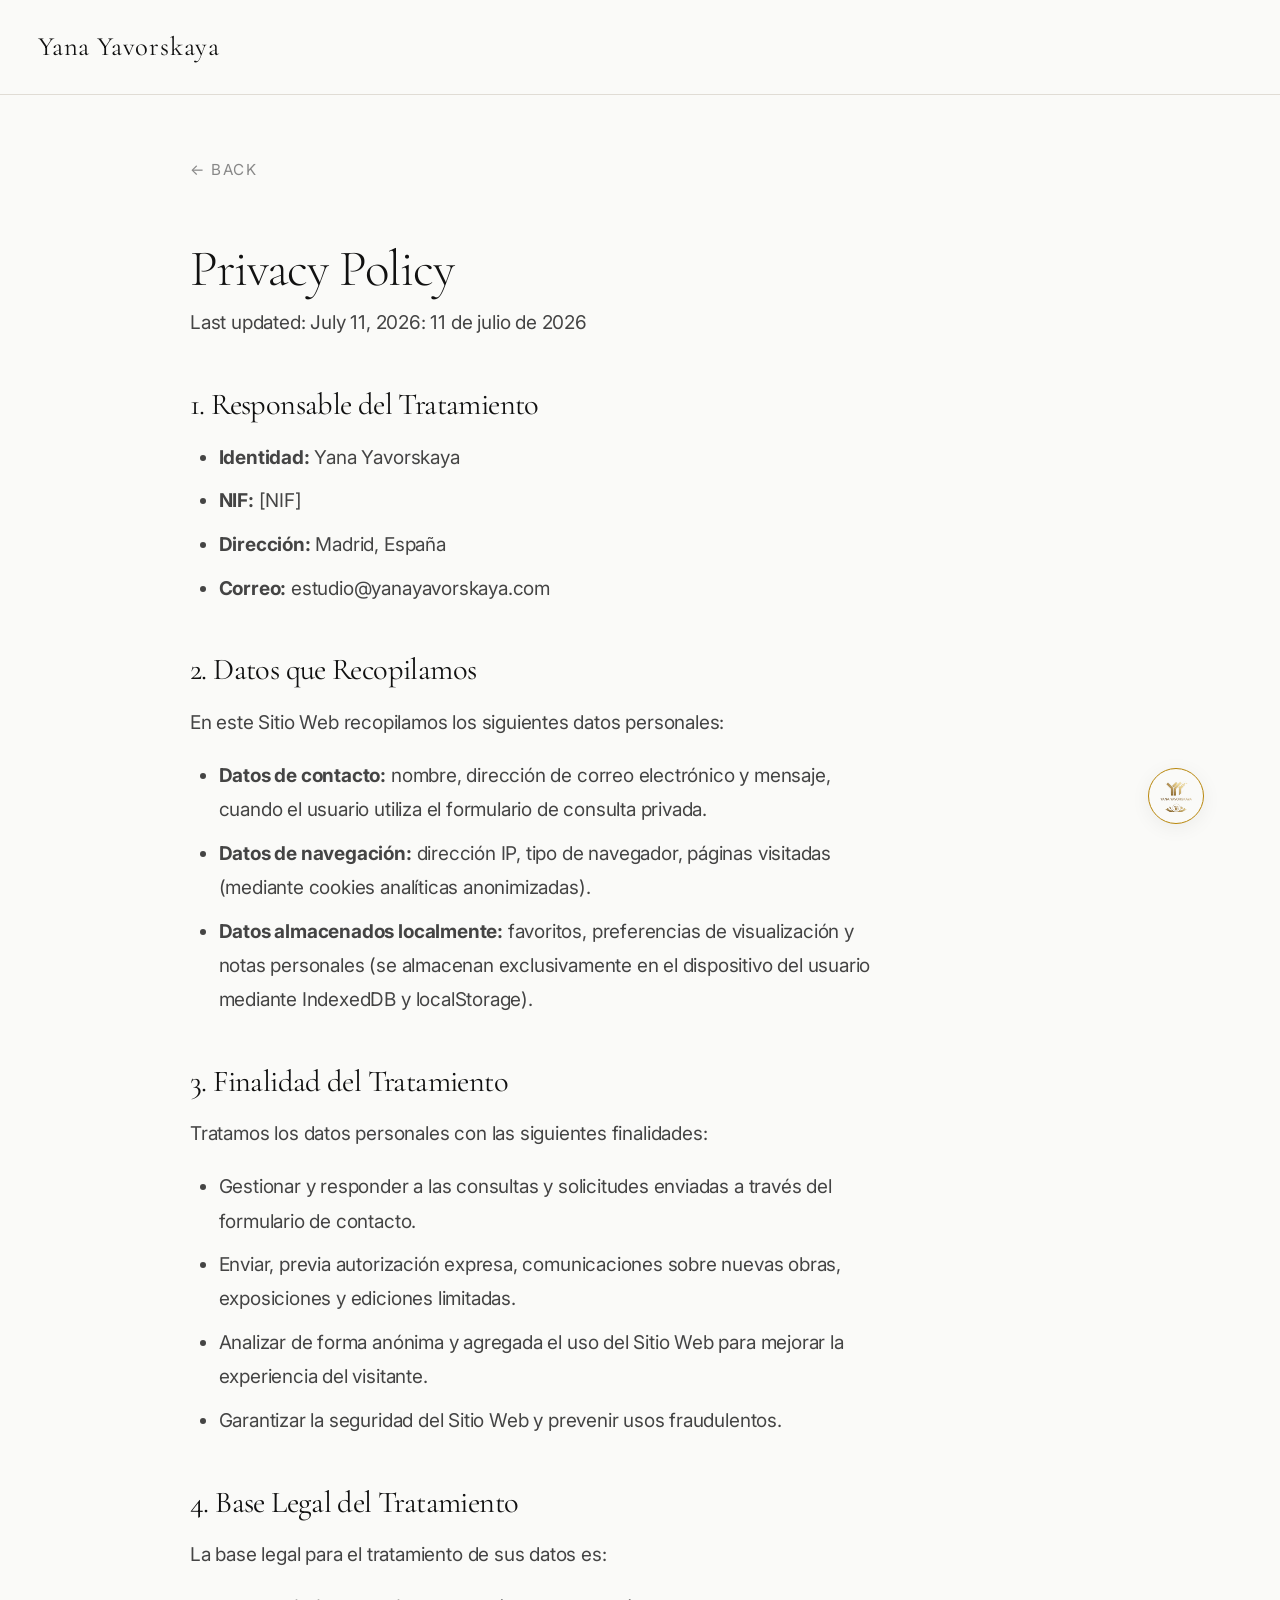
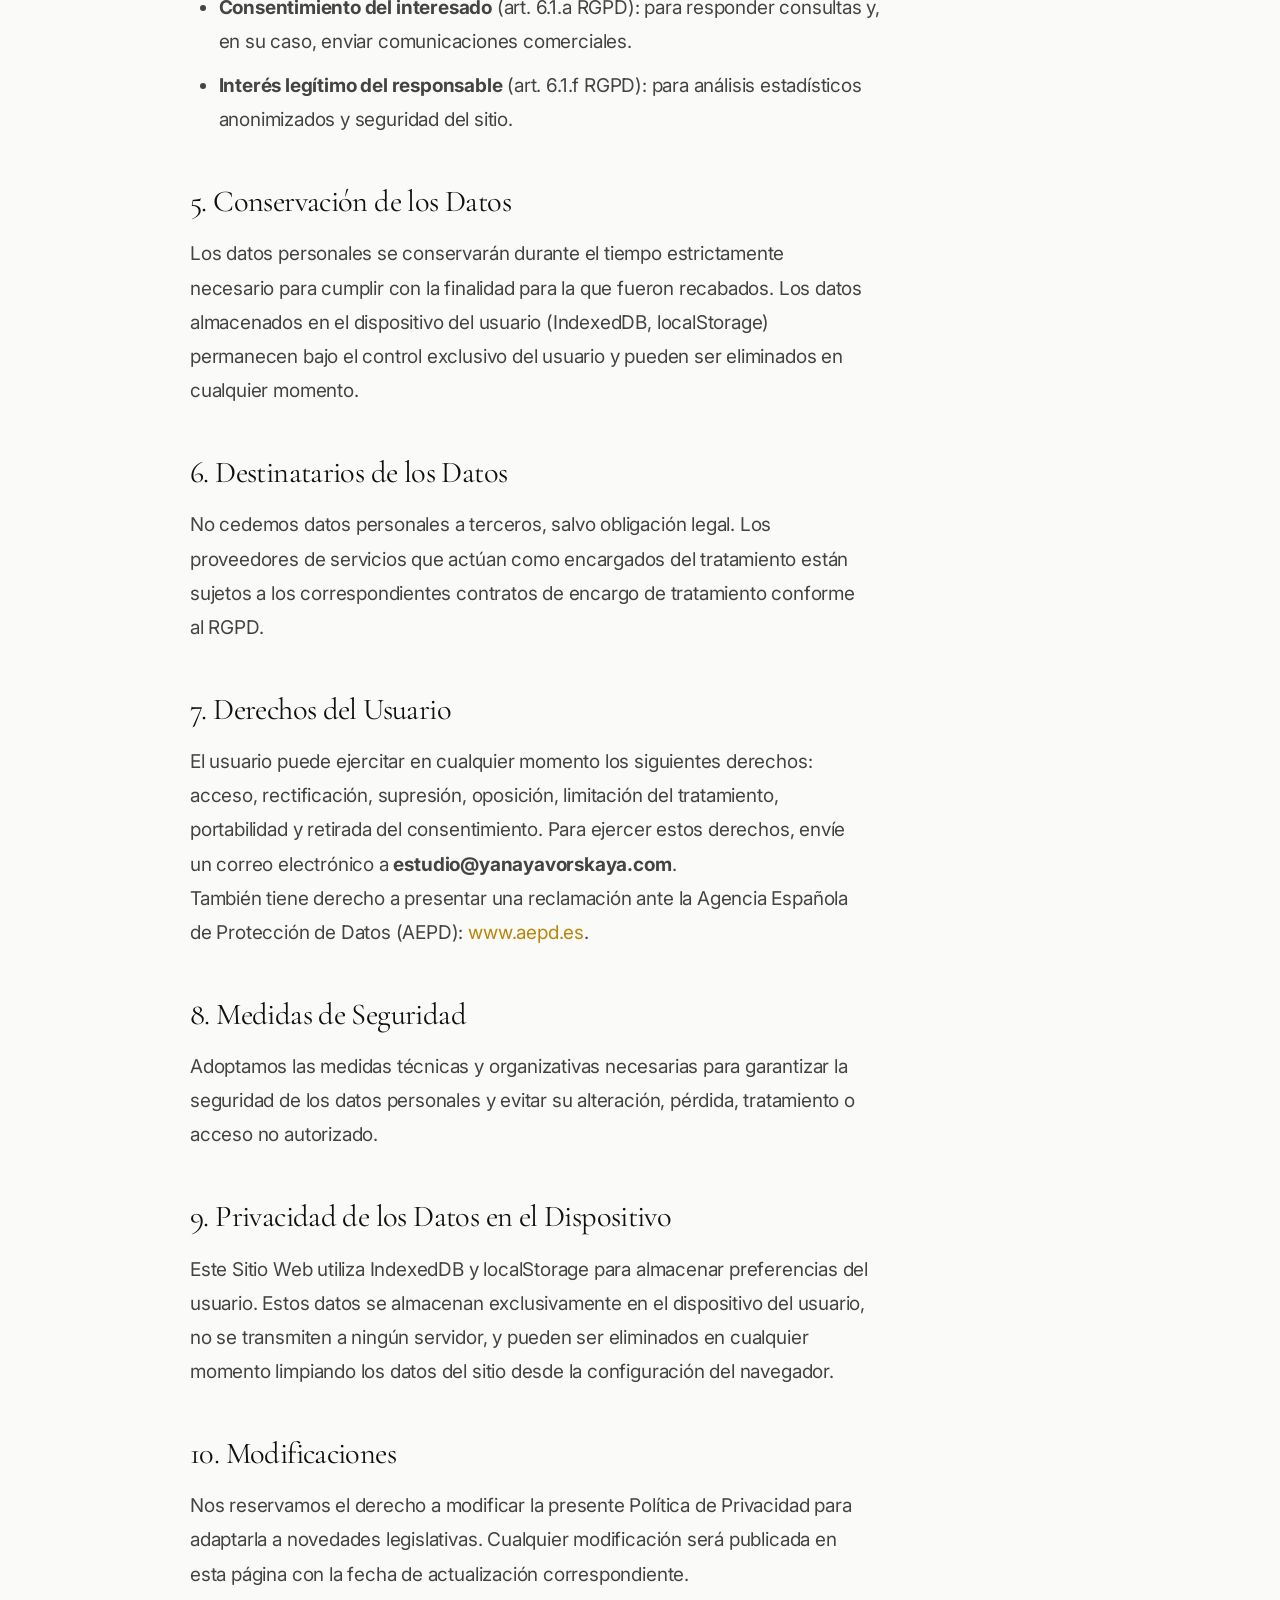
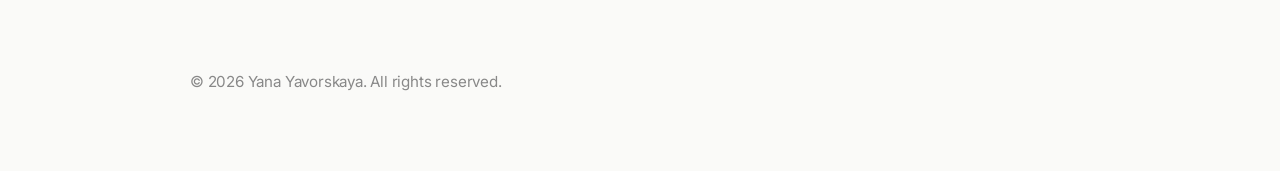
<file: legal/privacidad.html>
<!DOCTYPE html>
<html lang="es">
<head>
  <meta charset="UTF-8">
  <meta name="viewport" content="width=device-width, initial-scale=1.0">
  <meta name="robots" content="noindex, follow">
  <title>Política de Privacidad — Yana Yavorskaya</title>
  <link rel="stylesheet" href="../css/museum.css">
  <link rel="icon" href="../assets/logo.png" type="image/png">
  <style>
    .legal-page { padding: 8rem 0 4rem; min-height: 100vh; }
    .legal-page h1 { font-family: var(--serif); font-size: clamp(2rem, 4vw, 3.5rem); font-weight: 300; margin-bottom: 0.5rem; }
    .legal-page h2 { font-size: 1.6rem; font-weight: 400; margin-top: 2.5rem; margin-bottom: 1rem; font-family: var(--serif); }
    .legal-page p, .legal-page li { font-size: 1rem; line-height: 1.8; color: var(--text-secondary); max-width: 680px; }
    .legal-page ul { padding-left: 1.5rem; margin: 1rem 0; }
    .legal-page li { margin-bottom: 0.5rem; }
    .legal-page .back-link { display: inline-block; margin-bottom: 3rem; font-size: 0.8rem; text-transform: uppercase; letter-spacing: 0.1em; color: var(--text-tertiary); }
    .legal-page .back-link:hover { color: var(--accent); }
    .legal-page .last-update { font-size: 0.8rem; color: var(--text-tertiary); margin-top: 4rem; }
  </style>
  <meta name="vercel-toolbar" content="false">
</head>
<body>
  <div class="nav"><div class="nav__inner"><a href="../index.html" class="nav__brand" data-i18n="nav.brand">Yana Yavorskaya</a></div></div>

  <main class="container container-narrow legal-page">
    <a href="../index.html" class="back-link" data-i18n="legal.back">← Volver al inicio</a>
    <h1 data-i18n="legal.privacy.title">Política de Privacidad</h1>
    <p class="text-secondary"><span data-i18n="legal.update">Última actualización</span>: 11 de julio de 2026</p>

    <h2>1. Responsable del Tratamiento</h2>
    <ul><li><strong>Identidad:</strong> Yana Yavorskaya</li><li><strong>NIF:</strong> [NIF]</li><li><strong>Dirección:</strong> Madrid, España</li><li><strong>Correo:</strong> estudio@yanayavorskaya.com</li></ul>

    <h2>2. Datos que Recopilamos</h2>
    <p>En este Sitio Web recopilamos los siguientes datos personales:</p>
    <ul>
      <li><strong>Datos de contacto:</strong> nombre, dirección de correo electrónico y mensaje, cuando el usuario utiliza el formulario de consulta privada.</li>
      <li><strong>Datos de navegación:</strong> dirección IP, tipo de navegador, páginas visitadas (mediante cookies analíticas anonimizadas).</li>
      <li><strong>Datos almacenados localmente:</strong> favoritos, preferencias de visualización y notas personales (se almacenan exclusivamente en el dispositivo del usuario mediante IndexedDB y localStorage).</li>
    </ul>

    <h2>3. Finalidad del Tratamiento</h2>
    <p>Tratamos los datos personales con las siguientes finalidades:</p>
    <ul>
      <li>Gestionar y responder a las consultas y solicitudes enviadas a través del formulario de contacto.</li>
      <li>Enviar, previa autorización expresa, comunicaciones sobre nuevas obras, exposiciones y ediciones limitadas.</li>
      <li>Analizar de forma anónima y agregada el uso del Sitio Web para mejorar la experiencia del visitante.</li>
      <li>Garantizar la seguridad del Sitio Web y prevenir usos fraudulentos.</li>
    </ul>

    <h2>4. Base Legal del Tratamiento</h2>
    <p>La base legal para el tratamiento de sus datos es:</p>
    <ul>
      <li><strong>Consentimiento del interesado</strong> (art. 6.1.a RGPD): para responder consultas y, en su caso, enviar comunicaciones comerciales.</li>
      <li><strong>Interés legítimo del responsable</strong> (art. 6.1.f RGPD): para análisis estadísticos anonimizados y seguridad del sitio.</li>
    </ul>

    <h2>5. Conservación de los Datos</h2>
    <p>Los datos personales se conservarán durante el tiempo estrictamente necesario para cumplir con la finalidad para la que fueron recabados. Los datos almacenados en el dispositivo del usuario (IndexedDB, localStorage) permanecen bajo el control exclusivo del usuario y pueden ser eliminados en cualquier momento.</p>

    <h2>6. Destinatarios de los Datos</h2>
    <p>No cedemos datos personales a terceros, salvo obligación legal. Los proveedores de servicios que actúan como encargados del tratamiento están sujetos a los correspondientes contratos de encargo de tratamiento conforme al RGPD.</p>

    <h2>7. Derechos del Usuario</h2>
    <p>El usuario puede ejercitar en cualquier momento los siguientes derechos: acceso, rectificación, supresión, oposición, limitación del tratamiento, portabilidad y retirada del consentimiento. Para ejercer estos derechos, envíe un correo electrónico a <strong>estudio@yanayavorskaya.com</strong>.</p>
    <p>También tiene derecho a presentar una reclamación ante la Agencia Española de Protección de Datos (AEPD): <a href="https://www.aepd.es" rel="noopener" target="_blank" style="color: var(--accent)">www.aepd.es</a>.</p>

    <h2>8. Medidas de Seguridad</h2>
    <p>Adoptamos las medidas técnicas y organizativas necesarias para garantizar la seguridad de los datos personales y evitar su alteración, pérdida, tratamiento o acceso no autorizado.</p>

    <h2>9. Privacidad de los Datos en el Dispositivo</h2>
    <p>Este Sitio Web utiliza IndexedDB y localStorage para almacenar preferencias del usuario. Estos datos se almacenan exclusivamente en el dispositivo del usuario, no se transmiten a ningún servidor, y pueden ser eliminados en cualquier momento limpiando los datos del sitio desde la configuración del navegador.</p>

    <h2>10. Modificaciones</h2>
    <p>Nos reservamos el derecho a modificar la presente Política de Privacidad para adaptarla a novedades legislativas. Cualquier modificación será publicada en esta página con la fecha de actualización correspondiente.</p>

    <p class="last-update" data-i18n="legal.copyright">© 2026 Yana Yavorskaya. Todos los derechos reservados.</p>
  </main>

  <script src="../js/i18n-content.js"></script>
  <script src="../js/db.js"></script>
  <script src="../js/i18n.js"></script>
  <script>MuseoI18n.init();</script>
<!-- ===== MAPA DEL SITIO MODAL ===== -->
<div class="shop-modal" id="sitemap-modal" role="dialog" aria-hidden="true">
  <div class="shop-modal__inner" style="max-width: 780px;">
    <button class="shop-modal__close" onclick="closeSitemap()" aria-label="Cerrar">✕</button>
    <div class="invitation__crest">✦</div>
    <h3 class="shop-modal__title" style="margin-bottom: 1.5rem; text-align: center;">Mapa del sitio</h3>
    <div style="display:grid; grid-template-columns: repeat(auto-fit, minmax(210px, 1fr)); gap: 2rem; text-align: left; font-family: var(--sans); font-size: 0.88rem;">
      <div>
        <strong style="font-family: var(--serif); font-size: 1.15rem; color: var(--accent); display:block; margin-bottom: 0.6rem; border-bottom: 1px solid var(--border-light); padding-bottom: 0.3rem;">Galería & Obras</strong>
        <ul style="list-style: none; display: flex; flex-direction: column; gap: 0.5rem; padding-left: 0;">
          <li><a href="../obras-disponibles.html" style="color: var(--text);">Catálogo Completo</a></li>
          <li><a href="../index.html#colecciones" style="color: var(--text-secondary);">Luz y Sombra</a></li>
          <li><a href="../index.html#colecciones" style="color: var(--text-secondary);">Geometría Sagrada</a></li>
          <li><a href="../index.html#colecciones" style="color: var(--text-secondary);">Horizontes Interiores</a></li>
        </ul>
      </div>
      <div>
        <strong style="font-family: var(--serif); font-size: 1.15rem; color: var(--accent); display:block; margin-bottom: 0.6rem; border-bottom: 1px solid var(--border-light); padding-bottom: 0.3rem;">Estudio & Ensayos</strong>
        <ul style="list-style: none; display: flex; flex-direction: column; gap: 0.5rem; padding-left: 0;">
          <li><a href="../sobre-mi.html" style="color: var(--text);">Biografía & Filosofía</a></li>
          <li><a href="../index.html#estudio" style="color: var(--text-secondary);">El Estudio en Madrid</a></li>
          <li><a href="../noticias.html" style="color: var(--text);">Noticias del Estudio</a></li>
          <li><a href="../index.html#exposiciones" style="color: var(--text-secondary);">Exposiciones Internacionales</a></li>
        </ul>
      </div>
      <div>
        <strong style="font-family: var(--serif); font-size: 1.15rem; color: var(--accent); display:block; margin-bottom: 0.6rem; border-bottom: 1px solid var(--border-light); padding-bottom: 0.3rem;">Contacto & Legal</strong>
        <ul style="list-style: none; display: flex; flex-direction: column; gap: 0.5rem; padding-left: 0;">
          <li><a href="../index.html#contacto" style="color: var(--text);">Citas Privadas & Contacto</a></li>
          <li><a href="aviso-legal.html" style="color: var(--text-secondary);">Aviso Legal</a></li>
          <li><a href="privacidad.html" style="color: var(--text-secondary);">Privacidad</a></li>
          <li><a href="cookies.html" style="color: var(--text-secondary);">Cookies</a></li>
          <li><a href="terminos.html" style="color: var(--text-secondary);">Términos de Uso</a></li>
        </ul>
      </div>
    </div>
  </div>
</div>
<script>
function openSitemap(e) { if(e) e.preventDefault(); var sm = document.getElementById('sitemap-modal'); if(sm) { sm.classList.add('is-open'); sm.setAttribute('aria-hidden','false'); } }
function closeSitemap() { var sm = document.getElementById('sitemap-modal'); if(sm) { sm.classList.remove('is-open'); sm.setAttribute('aria-hidden','true'); } }
</script>


<!-- ===== CHAT ASSISTANT (BOTTOM RIGHT) ===== -->
<div class="chat-assistant">
  <button class="chat-assistant__trigger" id="chat-trigger" aria-label="Abrir chat">
    <img src="../assets/logo.png" alt="" width="34" height="34">
  </button>
</div>
<div class="chat-panel" id="chat-panel" role="dialog" aria-hidden="true">
  <div class="chat-panel__header">
    <img src="../assets/logo.png" alt="" width="36" height="36">
    <div class="chat-panel__header-info">
      <div class="chat-panel__header-name" data-i18n="chat.name">Yana Yavorskaya</div>
      <div class="chat-panel__header-status" data-i18n="chat.status">Disponible</div>
    </div>
    <button class="chat-panel__close" id="chat-close" aria-label="Cerrar chat">✕</button>
  </div>
  <div class="chat-panel__messages" id="chat-messages"></div>
  <div class="chat-panel__quick-replies" id="chat-quick">
    <button class="chat-panel__quick-reply" data-msg="Háblame de la colección Luz y Sombra" data-i18n="chat.q1">Luz y Sombra</button>
    <button class="chat-panel__quick-reply" data-msg="¿Hay obras disponibles?" data-i18n="chat.q3">Disponibilidad</button>
    <button class="chat-panel__quick-reply" data-msg="¿Qué técnica utilizas?" data-i18n="chat.q2">Técnica</button>
    <button class="chat-panel__quick-reply" data-msg="Cuéntame sobre las exposiciones" data-i18n="chat.q4">Exposiciones</button>
  </div>
  <div class="chat-panel__input-area">
    <input type="text" id="chat-input" placeholder="Escribe tu pregunta…" data-i18n="chat.placeholder">
    <button id="chat-send" data-i18n="chat.send">Enviar</button>
  </div>
</div>

<!-- ===== SCROLL UP (BOTTOM LEFT) ===== -->
<button class="scroll-up" id="scroll-up" aria-label="Volver arriba" title="Volver arriba">
  <svg viewBox="0 0 24 24" stroke-width="2"><path d="M18 15l-6-6-6 6"/></svg>
</button>
<script src="../js/museum.js"></script>
</body>
</html>
</file>
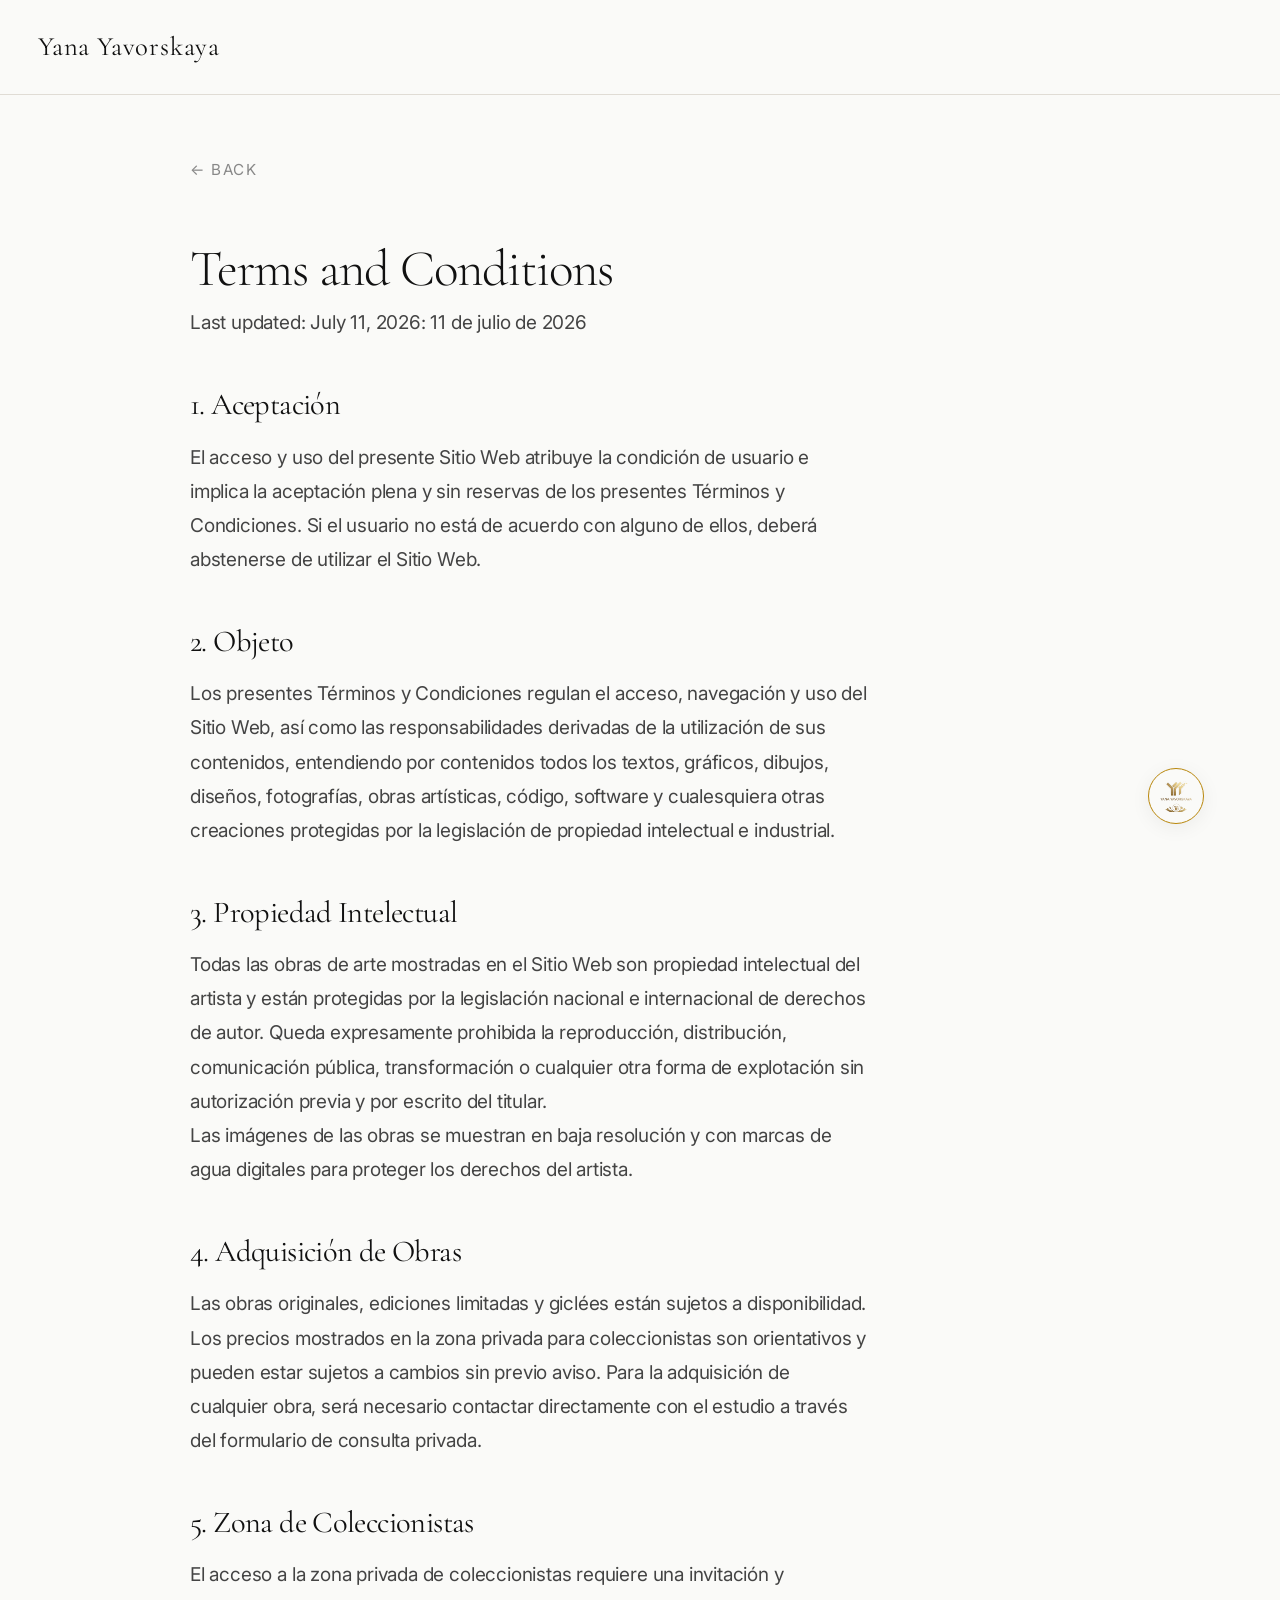
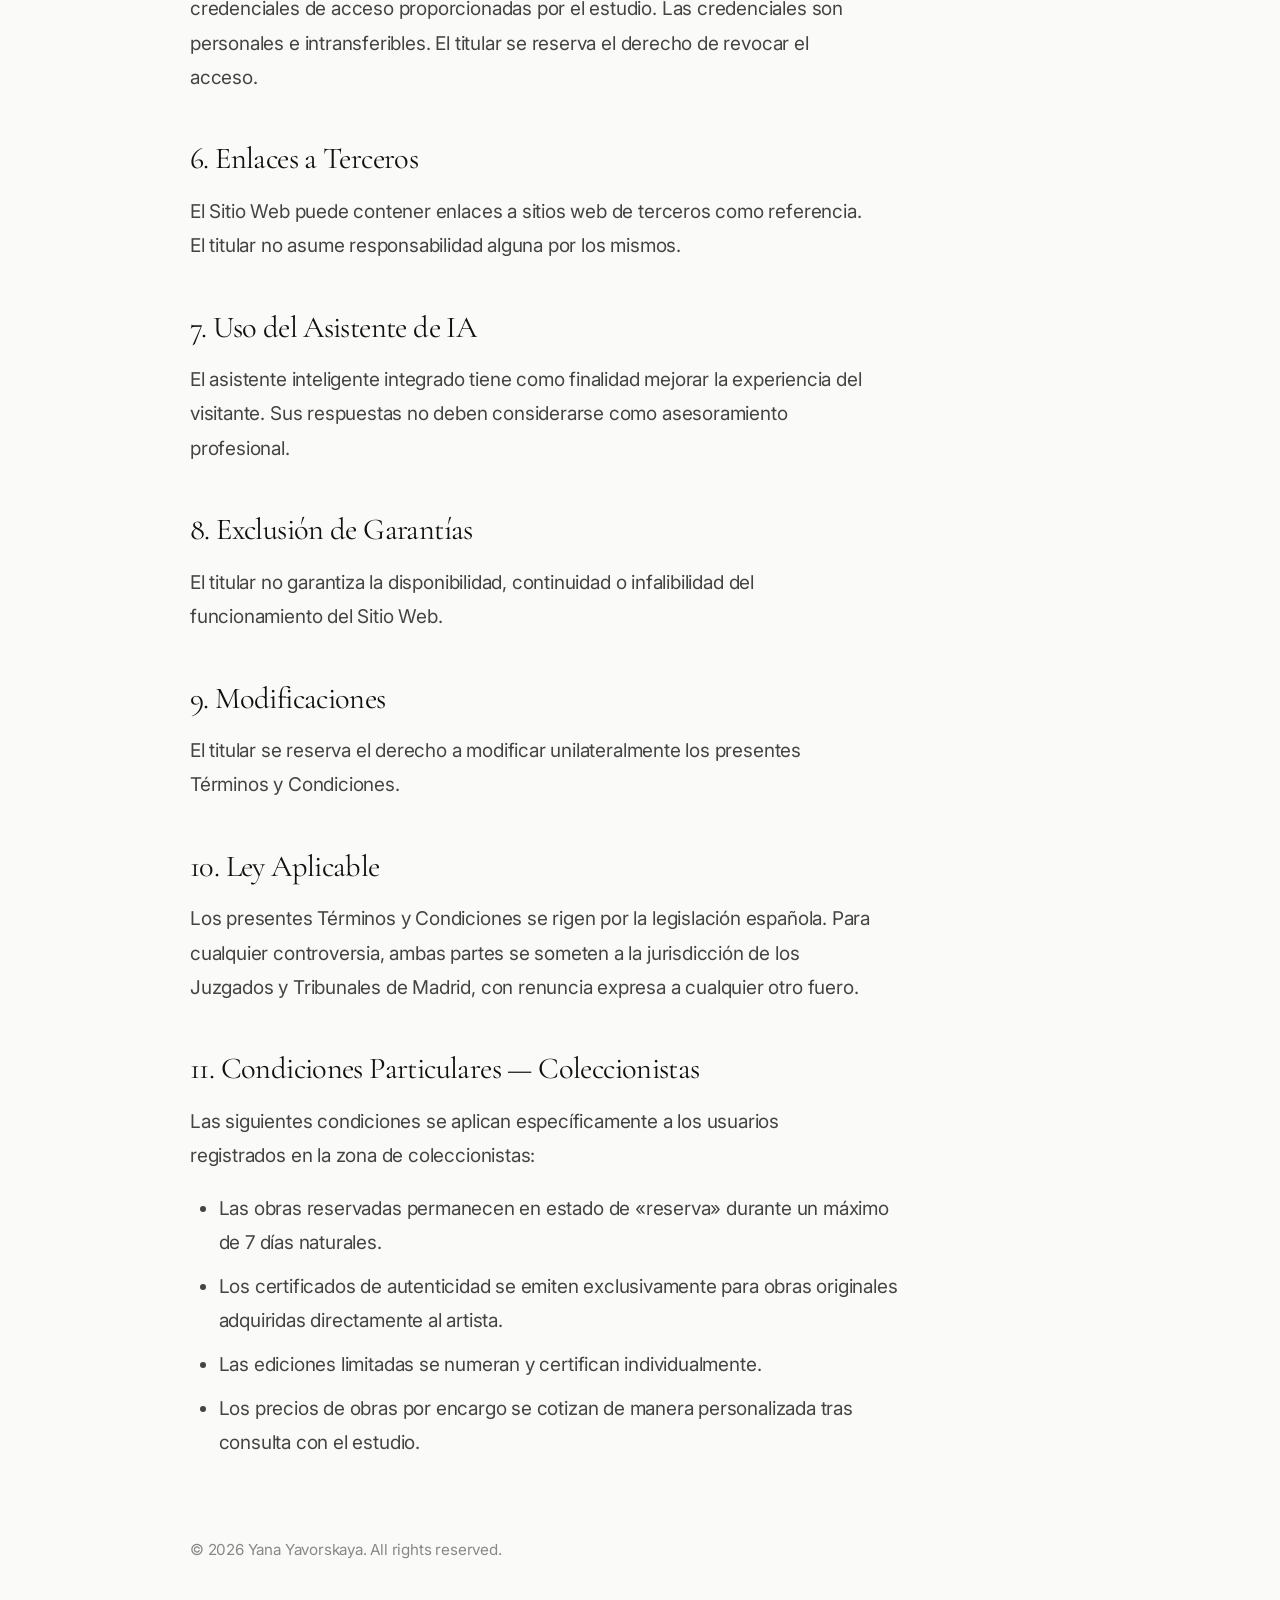
<file: legal/terminos.html>
<!DOCTYPE html>
<html lang="es">
<head>
  <meta charset="UTF-8">
  <meta name="viewport" content="width=device-width, initial-scale=1.0">
  <meta name="robots" content="noindex, follow">
  <title>Términos y Condiciones — Yana Yavorskaya</title>
  <link rel="stylesheet" href="../css/museum.css">
  <link rel="icon" href="../assets/logo.png" type="image/png">
  <style>
    .legal-page { padding: 8rem 0 4rem; min-height: 100vh; }
    .legal-page h1 { font-family: var(--serif); font-size: clamp(2rem, 4vw, 3.5rem); font-weight: 300; margin-bottom: 0.5rem; }
    .legal-page h2 { font-size: 1.6rem; font-weight: 400; margin-top: 2.5rem; margin-bottom: 1rem; font-family: var(--serif); }
    .legal-page p, .legal-page li { font-size: 1rem; line-height: 1.8; color: var(--text-secondary); max-width: 680px; }
    .legal-page ul { padding-left: 1.5rem; margin: 1rem 0; }
    .legal-page li { margin-bottom: 0.5rem; }
    .legal-page hr { border: none; border-top: 1px solid var(--border); margin: 3rem 0; }
    .legal-page .back-link { display: inline-block; margin-bottom: 3rem; font-size: 0.8rem; text-transform: uppercase; letter-spacing: 0.1em; color: var(--text-tertiary); }
    .legal-page .back-link:hover { color: var(--accent); }
    .legal-page .last-update { font-size: 0.8rem; color: var(--text-tertiary); margin-top: 4rem; }
  </style>
  <meta name="vercel-toolbar" content="false">
</head>
<body>
  <div class="nav"><div class="nav__inner"><a href="../index.html" class="nav__brand" data-i18n="nav.brand">Yana Yavorskaya</a></div></div>

  <main class="container container-narrow legal-page">
    <a href="../index.html" class="back-link" data-i18n="legal.back">← Volver al inicio</a>
    <h1 data-i18n="legal.terms.title">Términos y Condiciones</h1>
    <p class="text-secondary"><span data-i18n="legal.update">Última actualización</span>: 11 de julio de 2026</p>

    <h2>1. Aceptación</h2>
    <p>El acceso y uso del presente Sitio Web atribuye la condición de usuario e implica la aceptación plena y sin reservas de los presentes Términos y Condiciones. Si el usuario no está de acuerdo con alguno de ellos, deberá abstenerse de utilizar el Sitio Web.</p>

    <h2>2. Objeto</h2>
    <p>Los presentes Términos y Condiciones regulan el acceso, navegación y uso del Sitio Web, así como las responsabilidades derivadas de la utilización de sus contenidos, entendiendo por contenidos todos los textos, gráficos, dibujos, diseños, fotografías, obras artísticas, código, software y cualesquiera otras creaciones protegidas por la legislación de propiedad intelectual e industrial.</p>

    <h2>3. Propiedad Intelectual</h2>
    <p>Todas las obras de arte mostradas en el Sitio Web son propiedad intelectual del artista y están protegidas por la legislación nacional e internacional de derechos de autor. Queda expresamente prohibida la reproducción, distribución, comunicación pública, transformación o cualquier otra forma de explotación sin autorización previa y por escrito del titular.</p>
    <p>Las imágenes de las obras se muestran en baja resolución y con marcas de agua digitales para proteger los derechos del artista.</p>

    <h2>4. Adquisición de Obras</h2>
    <p>Las obras originales, ediciones limitadas y giclées están sujetos a disponibilidad. Los precios mostrados en la zona privada para coleccionistas son orientativos y pueden estar sujetos a cambios sin previo aviso. Para la adquisición de cualquier obra, será necesario contactar directamente con el estudio a través del formulario de consulta privada.</p>

    <h2>5. Zona de Coleccionistas</h2>
    <p>El acceso a la zona privada de coleccionistas requiere una invitación y credenciales de acceso proporcionadas por el estudio. Las credenciales son personales e intransferibles. El titular se reserva el derecho de revocar el acceso.</p>

    <h2>6. Enlaces a Terceros</h2>
    <p>El Sitio Web puede contener enlaces a sitios web de terceros como referencia. El titular no asume responsabilidad alguna por los mismos.</p>

    <h2>7. Uso del Asistente de IA</h2>
    <p>El asistente inteligente integrado tiene como finalidad mejorar la experiencia del visitante. Sus respuestas no deben considerarse como asesoramiento profesional.</p>

    <h2>8. Exclusión de Garantías</h2>
    <p>El titular no garantiza la disponibilidad, continuidad o infalibilidad del funcionamiento del Sitio Web.</p>

    <h2>9. Modificaciones</h2>
    <p>El titular se reserva el derecho a modificar unilateralmente los presentes Términos y Condiciones.</p>

    <h2>10. Ley Aplicable</h2>
    <p>Los presentes Términos y Condiciones se rigen por la legislación española. Para cualquier controversia, ambas partes se someten a la jurisdicción de los Juzgados y Tribunales de Madrid, con renuncia expresa a cualquier otro fuero.</p>

    <h2>11. Condiciones Particulares — Coleccionistas</h2>
    <p>Las siguientes condiciones se aplican específicamente a los usuarios registrados en la zona de coleccionistas:</p>
    <ul>
      <li>Las obras reservadas permanecen en estado de «reserva» durante un máximo de 7 días naturales.</li>
      <li>Los certificados de autenticidad se emiten exclusivamente para obras originales adquiridas directamente al artista.</li>
      <li>Las ediciones limitadas se numeran y certifican individualmente.</li>
      <li>Los precios de obras por encargo se cotizan de manera personalizada tras consulta con el estudio.</li>
    </ul>

    <p class="last-update" data-i18n="legal.copyright">© 2026 Yana Yavorskaya. Todos los derechos reservados.</p>
  </main>

  <script src="../js/i18n-content.js"></script>
  <script src="../js/db.js"></script>
  <script src="../js/i18n.js"></script>
  <script>MuseoI18n.init();</script>
<!-- ===== MAPA DEL SITIO MODAL ===== -->
<div class="shop-modal" id="sitemap-modal" role="dialog" aria-hidden="true">
  <div class="shop-modal__inner" style="max-width: 780px;">
    <button class="shop-modal__close" onclick="closeSitemap()" aria-label="Cerrar">✕</button>
    <div class="invitation__crest">✦</div>
    <h3 class="shop-modal__title" style="margin-bottom: 1.5rem; text-align: center;">Mapa del sitio</h3>
    <div style="display:grid; grid-template-columns: repeat(auto-fit, minmax(210px, 1fr)); gap: 2rem; text-align: left; font-family: var(--sans); font-size: 0.88rem;">
      <div>
        <strong style="font-family: var(--serif); font-size: 1.15rem; color: var(--accent); display:block; margin-bottom: 0.6rem; border-bottom: 1px solid var(--border-light); padding-bottom: 0.3rem;">Galería & Obras</strong>
        <ul style="list-style: none; display: flex; flex-direction: column; gap: 0.5rem; padding-left: 0;">
          <li><a href="../obras-disponibles.html" style="color: var(--text);">Catálogo Completo</a></li>
          <li><a href="../index.html#colecciones" style="color: var(--text-secondary);">Luz y Sombra</a></li>
          <li><a href="../index.html#colecciones" style="color: var(--text-secondary);">Geometría Sagrada</a></li>
          <li><a href="../index.html#colecciones" style="color: var(--text-secondary);">Horizontes Interiores</a></li>
        </ul>
      </div>
      <div>
        <strong style="font-family: var(--serif); font-size: 1.15rem; color: var(--accent); display:block; margin-bottom: 0.6rem; border-bottom: 1px solid var(--border-light); padding-bottom: 0.3rem;">Estudio & Ensayos</strong>
        <ul style="list-style: none; display: flex; flex-direction: column; gap: 0.5rem; padding-left: 0;">
          <li><a href="../sobre-mi.html" style="color: var(--text);">Biografía & Filosofía</a></li>
          <li><a href="../index.html#estudio" style="color: var(--text-secondary);">El Estudio en Madrid</a></li>
          <li><a href="../noticias.html" style="color: var(--text);">Noticias del Estudio</a></li>
          <li><a href="../index.html#exposiciones" style="color: var(--text-secondary);">Exposiciones Internacionales</a></li>
        </ul>
      </div>
      <div>
        <strong style="font-family: var(--serif); font-size: 1.15rem; color: var(--accent); display:block; margin-bottom: 0.6rem; border-bottom: 1px solid var(--border-light); padding-bottom: 0.3rem;">Contacto & Legal</strong>
        <ul style="list-style: none; display: flex; flex-direction: column; gap: 0.5rem; padding-left: 0;">
          <li><a href="../index.html#contacto" style="color: var(--text);">Citas Privadas & Contacto</a></li>
          <li><a href="aviso-legal.html" style="color: var(--text-secondary);">Aviso Legal</a></li>
          <li><a href="privacidad.html" style="color: var(--text-secondary);">Privacidad</a></li>
          <li><a href="cookies.html" style="color: var(--text-secondary);">Cookies</a></li>
          <li><a href="terminos.html" style="color: var(--text-secondary);">Términos de Uso</a></li>
        </ul>
      </div>
    </div>
  </div>
</div>
<script>
function openSitemap(e) { if(e) e.preventDefault(); var sm = document.getElementById('sitemap-modal'); if(sm) { sm.classList.add('is-open'); sm.setAttribute('aria-hidden','false'); } }
function closeSitemap() { var sm = document.getElementById('sitemap-modal'); if(sm) { sm.classList.remove('is-open'); sm.setAttribute('aria-hidden','true'); } }
</script>


<!-- ===== CHAT ASSISTANT (BOTTOM RIGHT) ===== -->
<div class="chat-assistant">
  <button class="chat-assistant__trigger" id="chat-trigger" aria-label="Abrir chat">
    <img src="../assets/logo.png" alt="" width="34" height="34">
  </button>
</div>
<div class="chat-panel" id="chat-panel" role="dialog" aria-hidden="true">
  <div class="chat-panel__header">
    <img src="../assets/logo.png" alt="" width="36" height="36">
    <div class="chat-panel__header-info">
      <div class="chat-panel__header-name" data-i18n="chat.name">Yana Yavorskaya</div>
      <div class="chat-panel__header-status" data-i18n="chat.status">Disponible</div>
    </div>
    <button class="chat-panel__close" id="chat-close" aria-label="Cerrar chat">✕</button>
  </div>
  <div class="chat-panel__messages" id="chat-messages"></div>
  <div class="chat-panel__quick-replies" id="chat-quick">
    <button class="chat-panel__quick-reply" data-msg="Háblame de la colección Luz y Sombra" data-i18n="chat.q1">Luz y Sombra</button>
    <button class="chat-panel__quick-reply" data-msg="¿Hay obras disponibles?" data-i18n="chat.q3">Disponibilidad</button>
    <button class="chat-panel__quick-reply" data-msg="¿Qué técnica utilizas?" data-i18n="chat.q2">Técnica</button>
    <button class="chat-panel__quick-reply" data-msg="Cuéntame sobre las exposiciones" data-i18n="chat.q4">Exposiciones</button>
  </div>
  <div class="chat-panel__input-area">
    <input type="text" id="chat-input" placeholder="Escribe tu pregunta…" data-i18n="chat.placeholder">
    <button id="chat-send" data-i18n="chat.send">Enviar</button>
  </div>
</div>

<!-- ===== SCROLL UP (BOTTOM LEFT) ===== -->
<button class="scroll-up" id="scroll-up" aria-label="Volver arriba" title="Volver arriba">
  <svg viewBox="0 0 24 24" stroke-width="2"><path d="M18 15l-6-6-6 6"/></svg>
</button>
<script src="../js/museum.js"></script>
</body>
</html>
</file>
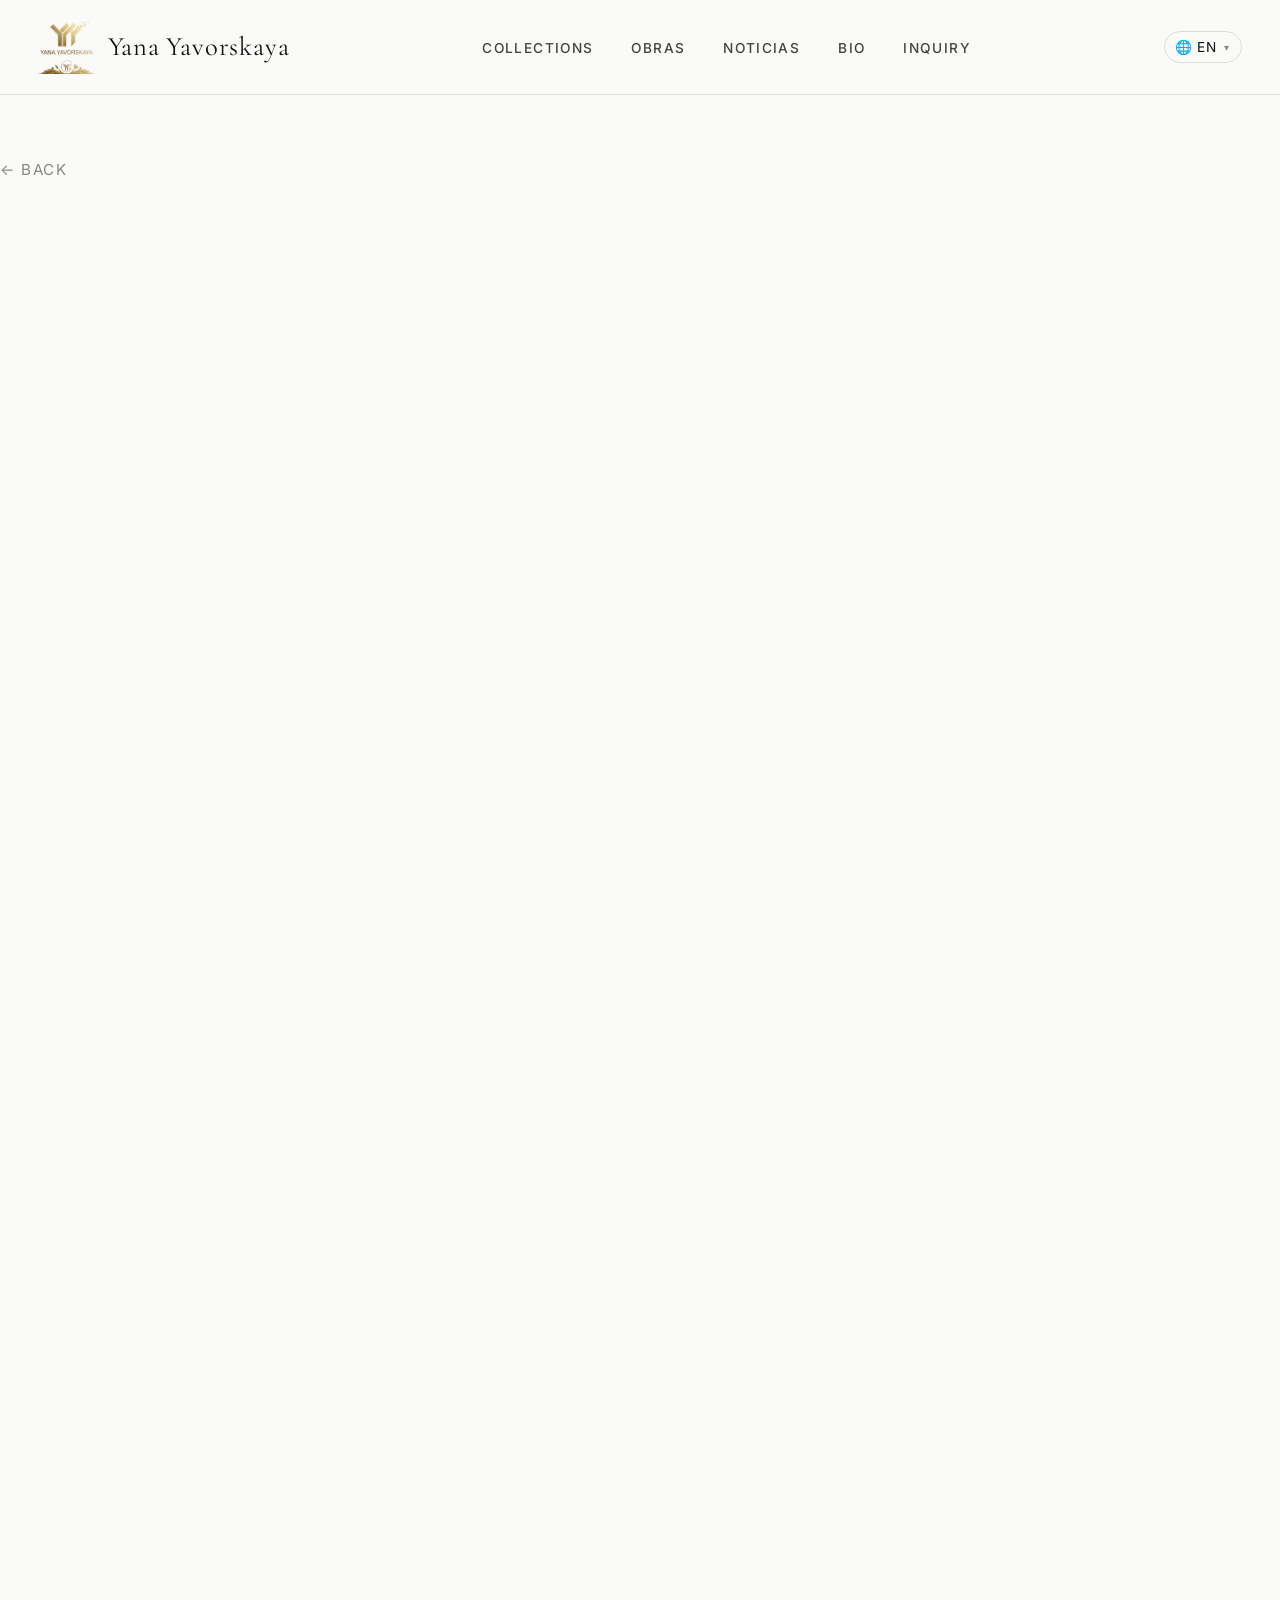
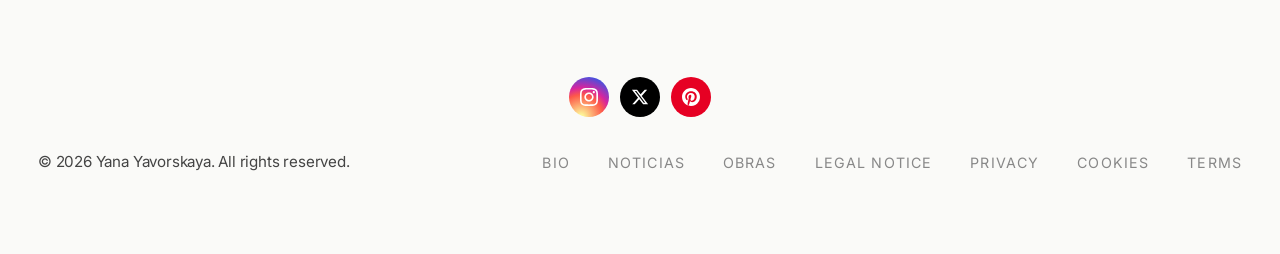
<file: museo/noticias.html>
<!DOCTYPE html>
<html lang="es">
<head>
  <meta charset="UTF-8">
  <meta name="viewport" content="width=device-width, initial-scale=1.0">
  <title>Noticias — Yana Yavorskaya</title>
  <link rel="stylesheet" href="css/museum.css">
  <link rel="icon" href="assets/logo.png" type="image/png">
  <script src="js/db.js"></script>
  <script src="js/i18n.js"></script>
  <script>setTimeout(function(){MuseoI18n.init();},50);</script>
  <style>
    .news-page { padding: 8rem 0 4rem; min-height: 100vh; }
    .news-hero { margin-bottom: var(--spacing-xl); }
    .news-hero h1 { margin-bottom: 0.5rem; }
    .back-link { display: inline-block; margin-bottom: 2rem; font-size: 0.8rem; text-transform: uppercase; letter-spacing: 0.1em; color: var(--text-tertiary); }
    .back-link:hover { color: var(--accent); }
    .news-grid { display: grid; grid-template-columns: repeat(auto-fit, minmax(380px, 1fr)); gap: var(--spacing-lg); }
    .news-card { border: 1px solid var(--border); background: var(--bg); transition: transform var(--transition-medium), box-shadow var(--transition-medium); }
    .news-card:hover { transform: translateY(-3px); box-shadow: var(--shadow-md); }
    .news-card__image { aspect-ratio: 16/9; overflow: hidden; background: var(--bg-alt); }
    .news-card__image img { width: 100%; height: 100%; object-fit: cover; transition: transform var(--transition-slow); }
    .news-card:hover .news-card__image img { transform: scale(1.03); }
    .news-card__body { padding: 1.8rem; }
    .news-card__date { font-size: 0.7rem; text-transform: uppercase; letter-spacing: 0.1em; color: var(--accent); margin-bottom: 0.5rem; }
    .news-card__category { display: inline-block; font-size: 0.6rem; text-transform: uppercase; letter-spacing: 0.08em; padding: 0.15rem 0.5rem; border: 1px solid var(--border); margin-bottom: 0.8rem; color: var(--text-tertiary); }
    .news-card__title { font-family: var(--serif); font-size: 1.4rem; font-weight: 400; line-height: 1.3; margin-bottom: 0.6rem; }
    .news-card__text { font-size: 0.9rem; color: var(--text-secondary); line-height: 1.75; }
    @media(max-width:768px){ .news-grid { grid-template-columns: 1fr; } }
  </style>
</head>
<body>
<nav class="nav"><div class="nav__inner">
  <a href="index.html" class="nav__brand"><img src="assets/logo.png" alt="Yana" class="nav__brand-logo" width="48" height="45">Yana Yavorskaya</a>
  <ul class="nav__links">
    <li><a href="index.html#colecciones" data-i18n="nav.colecciones">Colecciones</a></li>
    <li><a href="obras-disponibles.html">Obras</a></li>
    <li><a href="noticias.html">Noticias</a></li>
    <li><a href="sobre-mi.html">Bio</a></li>
    <li><a href="index.html#contacto" data-i18n="nav.contacto">Contacto</a></li>
  </ul>
</div></nav>

<main class="container container-wide news-page">
  <a href="index.html" class="back-link" data-i18n="legal.back">← Volver al inicio</a>
  <div class="news-hero reveal">
    <p class="section__label" data-i18n="news.label">Noticias & Eventos</p>
    <h1 data-i18n="news.title">Próximas citas</h1>
    <p class="text-secondary" style="max-width:600px;" data-i18n="news.subtitle">Ferias, exposiciones y eventos de arte en Madrid y Europa.</p>
  </div>

  <div class="news-grid reveal">

    <!-- Artículo 1: ARCO Madrid -->
    <article class="news-card">
      <div class="news-card__image"><img src="assets/obras/memoria-horizonte.jpg" alt="ARCO Madrid" loading="lazy"></div>
      <div class="news-card__body">
        <div class="news-card__date">Julio 2026</div>
        <span class="news-card__category" data-i18n="news.tagFerias">Ferias</span>
        <h3 class="news-card__title">ARCO Madrid, el gran encuentro del arte contemporáneo</h3>
        <p class="news-card__text">Cada primavera, Madrid se convierte en uno de los grandes centros del arte contemporáneo gracias a ARCO Madrid. Galerías, coleccionistas, artistas y amantes del arte de todo el mundo se reúnen para descubrir nuevas propuestas creativas y establecer conexiones internacionales. Para mí, estos encuentros representan mucho más que una feria. Son una oportunidad para conocer nuevas tendencias, intercambiar experiencias con otros artistas y seguir creciendo profesionalmente. Mi objetivo es que, en un futuro próximo, mi obra pueda formar parte de espacios donde el arte dialogue con personas de diferentes culturas y sensibilidades.</p>
      </div>
    </article>

    <!-- Artículo 2: Art Madrid -->
    <article class="news-card">
      <div class="news-card__image"><img src="assets/obras/espiral-aurea.jpg" alt="Art Madrid" loading="lazy"></div>
      <div class="news-card__body">
        <div class="news-card__date">Junio 2026</div>
        <span class="news-card__category" data-i18n="news.tagArt">Art Madrid</span>
        <h3 class="news-card__title">Art Madrid: creatividad en el corazón de la ciudad</h3>
        <p class="news-card__text">Durante la Semana del Arte, Madrid ofrece mucho más que una única feria. Art Madrid reúne galerías y artistas nacionales e internacionales en un espacio único donde conviven pintura, escultura, fotografía y nuevas formas de expresión artística. Visitar este tipo de eventos siempre resulta inspirador. Cada exposición es una oportunidad para descubrir nuevas técnicas, conocer artistas emergentes y encontrar ideas que enriquecen mi propio proceso creativo.</p>
      </div>
    </article>

    <!-- Artículo 3: PHotoEspaña -->
    <article class="news-card">
      <div class="news-card__image"><img src="assets/obras/amanecer-bruma.jpg" alt="PHotoEspaña" loading="lazy"></div>
      <div class="news-card__body">
        <div class="news-card__date">Mayo 2026</div>
        <span class="news-card__category" data-i18n="news.tagMuseos">Museos Madrid</span>
        <h3 class="news-card__title">La fotografía como fuente de inspiración</h3>
        <p class="news-card__text">El festival PHotoEspaña demuestra cada año cómo la fotografía continúa evolucionando y dialogando con otras disciplinas artísticas. Aunque mi trabajo se centra principalmente en la pintura, siempre encuentro inspiración en la luz, las composiciones y las historias que transmiten las grandes exposiciones fotográficas. El arte no entiende de fronteras entre disciplinas; todo puede convertirse en inspiración.</p>
      </div>
    </article>

    <!-- Artículo 4: Europa -->
    <article class="news-card">
      <div class="news-card__image"><img src="assets/obras/tierra-callada.jpg" alt="Ferias europeas" loading="lazy"></div>
      <div class="news-card__body">
        <div class="news-card__date">Abril 2026</div>
        <span class="news-card__category">Europa</span>
        <h3 class="news-card__title">Europa, un espacio para descubrir nuevas tendencias</h3>
        <p class="news-card__text">Europa acoge algunas de las ferias y bienales más importantes del mundo. Cada ciudad aporta una identidad propia y una forma diferente de entender el arte contemporáneo. Seguir de cerca estos acontecimientos permite conocer nuevas corrientes creativas, descubrir artistas internacionales y comprender hacia dónde evoluciona el panorama artístico europeo. Mi intención es continuar participando en este diálogo cultural y compartir ese aprendizaje a través de mis próximas colecciones.</p>
      </div>
    </article>

    <!-- Artículo 5: Encuentros -->
    <article class="news-card">
      <div class="news-card__image"><img src="assets/obras/interludio.jpg" alt="Encuentros" loading="lazy"></div>
      <div class="news-card__body">
        <div class="news-card__date">Marzo 2026</div>
        <span class="news-card__category">Reflexiones</span>
        <h3 class="news-card__title">El valor de encontrarnos a través del arte</h3>
        <p class="news-card__text">Cada exposición es mucho más que un lugar donde mostrar cuadros. Es un espacio para conversar, escuchar historias y descubrir cómo una misma obra puede despertar emociones completamente distintas en cada persona. Ese intercambio humano es una de las partes más valiosas de mi trabajo como artista. Pintar es un acto íntimo, pero compartir la obra con quienes la contemplan es lo que realmente le da vida.</p>
      </div>
    </article>

    <!-- Artículo 6: Feriarte -->
    <article class="news-card">
      <div class="news-card__image"><img src="assets/obras/vesica-piscis.jpg" alt="Feriarte" loading="lazy"></div>
      <div class="news-card__body">
        <div class="news-card__date">Febrero 2026</div>
        <span class="news-card__category" data-i18n="news.tagIfema">IFEMA</span>
        <h3 class="news-card__title">Feriarte, el arte que une generaciones</h3>
        <p class="news-card__text">Feriarte es mucho más que una feria de antigüedades. Es un puente entre el arte clásico y las expresiones más contemporáneas. Cada noviembre, IFEMA reúne a anticuarios, galeristas y artistas en un diálogo que trasciende épocas y estilos. Para una pintora como yo, visitar Feriarte es redescubrir la historia del arte desde una perspectiva viva, viendo cómo piezas centenarias dialogan con la creación actual.</p>
      </div>
    </article>

  </div>
</main>

<footer class="footer"><div class="container">
  <div class="footer__social">
    <a href="#" class="soc-icon soc-ig" aria-label="Instagram"><svg viewBox="0 0 24 24"><path d="M12 2.163c3.204 0 3.584.012 4.85.07 3.252.148 4.771 1.691 4.919 4.919.058 1.265.069 1.645.069 4.849 0 3.205-.012 3.584-.069 4.849-.149 3.225-1.664 4.771-4.919 4.919-1.266.058-1.644.07-4.85.07-3.204 0-3.584-.012-4.849-.07-3.26-.149-4.771-1.699-4.919-4.92-.058-1.265-.07-1.644-.07-4.849 0-3.204.013-3.583.07-4.849.149-3.227 1.664-4.771 4.919-4.919 1.266-.057 1.645-.069 4.849-.069zm0-2.163c-3.259 0-3.667.014-4.947.072-4.358.2-6.78 2.618-6.98 6.98-.059 1.281-.073 1.689-.073 4.948 0 3.259.014 3.668.072 4.948.2 4.358 2.618 6.78 6.98 6.98 1.281.058 1.689.072 4.948.072 3.259 0 3.668-.014 4.948-.072 4.354-.2 6.782-2.618 6.979-6.98.059-1.28.073-1.689.073-4.948 0-3.259-.014-3.667-.072-4.947-.196-4.354-2.617-6.78-6.979-6.98-1.281-.059-1.69-.073-4.949-.073zm0 5.838c-3.403 0-6.162 2.759-6.162 6.162s2.759 6.163 6.162 6.163 6.162-2.759 6.162-6.163c0-3.403-2.759-6.162-6.162-6.162zm0 10.162c-2.209 0-4-1.79-4-4 0-2.209 1.791-4 4-4s4 1.791 4 4c0 2.21-1.791 4-4 4zm6.406-11.845c-.796 0-1.441.645-1.441 1.44s.645 1.44 1.441 1.44c.795 0 1.439-.645 1.439-1.44s-.644-1.44-1.439-1.44z"/></svg></a>
    <a href="#" class="soc-icon soc-x" aria-label="X"><svg viewBox="0 0 24 24"><path d="M18.244 2.25h3.308l-7.227 8.26 8.502 11.24H16.17l-5.214-6.817L4.99 21.75H1.68l7.73-8.835L1.254 2.25H8.08l4.713 6.231zm-1.161 17.52h1.833L7.084 4.126H5.117z"/></svg></a>
    <a href="#" class="soc-icon soc-pin" aria-label="Pinterest"><svg viewBox="0 0 24 24"><path d="M12 0C5.373 0 0 5.372 0 12c0 5.084 3.163 9.426 7.627 11.174-.105-.949-.2-2.405.042-3.441.218-.937 1.407-5.965 1.407-5.965s-.359-.719-.359-1.782c0-1.668.967-2.914 2.171-2.914 1.023 0 1.518.769 1.518 1.69 0 1.029-.655 2.568-.994 3.995-.283 1.194.599 2.169 1.777 2.169 2.133 0 3.772-2.249 3.772-5.495 0-2.873-2.064-4.882-5.012-4.882-3.414 0-5.418 2.561-5.418 5.207 0 1.031.397 2.138.893 2.738.098.119.112.224.083.345l-.333 1.36c-.053.22-.174.267-.402.161-1.499-.698-2.436-2.889-2.436-4.649 0-3.785 2.75-7.262 7.929-7.262 4.163 0 7.398 2.967 7.398 6.931 0 4.136-2.607 7.464-6.227 7.464-1.216 0-2.359-.632-2.75-1.378l-.748 2.853c-.271 1.043-1.002 2.35-1.492 3.146C9.57 23.812 10.763 24 12 24c6.627 0 12-5.373 12-12 0-6.628-5.373-12-12-12z"/></svg></a>
  </div>
  <div class="footer__inner"><p class="footer__copy" data-i18n="footer.copy">© 2026 Yana Yavorskaya</p>
  <ul class="footer__links"><li><a href="sobre-mi.html">Bio</a></li><li><a href="noticias.html">Noticias</a></li><li><a href="obras-disponibles.html">Obras</a></li><li><a href="legal/aviso-legal.html" data-i18n="footer.legal">Aviso Legal</a></li><li><a href="legal/privacidad.html" data-i18n="footer.privacy">Privacidad</a></li><li><a href="legal/cookies.html" data-i18n="footer.cookies">Cookies</a></li><li><a href="legal/terminos.html" data-i18n="footer.terms">Términos</a></li></ul></div>
</div></footer>
</body>
</html>
</file>
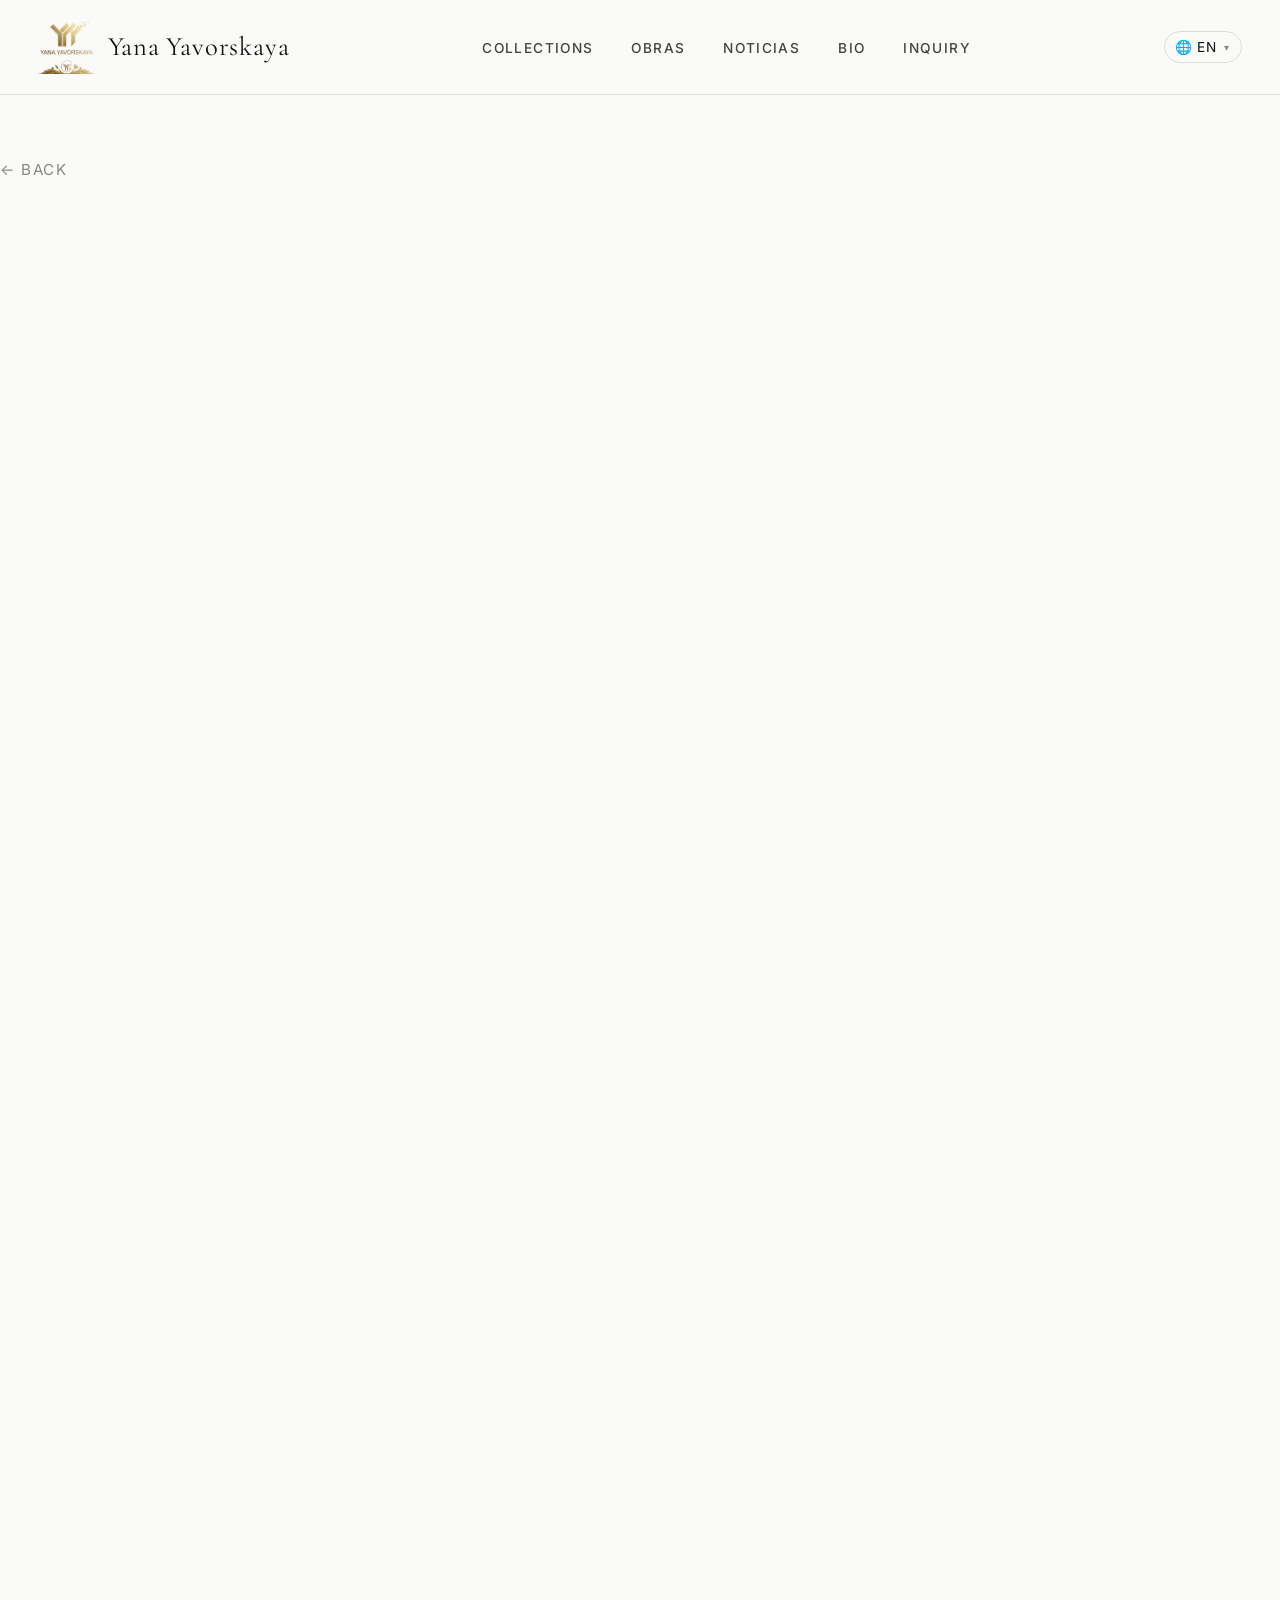
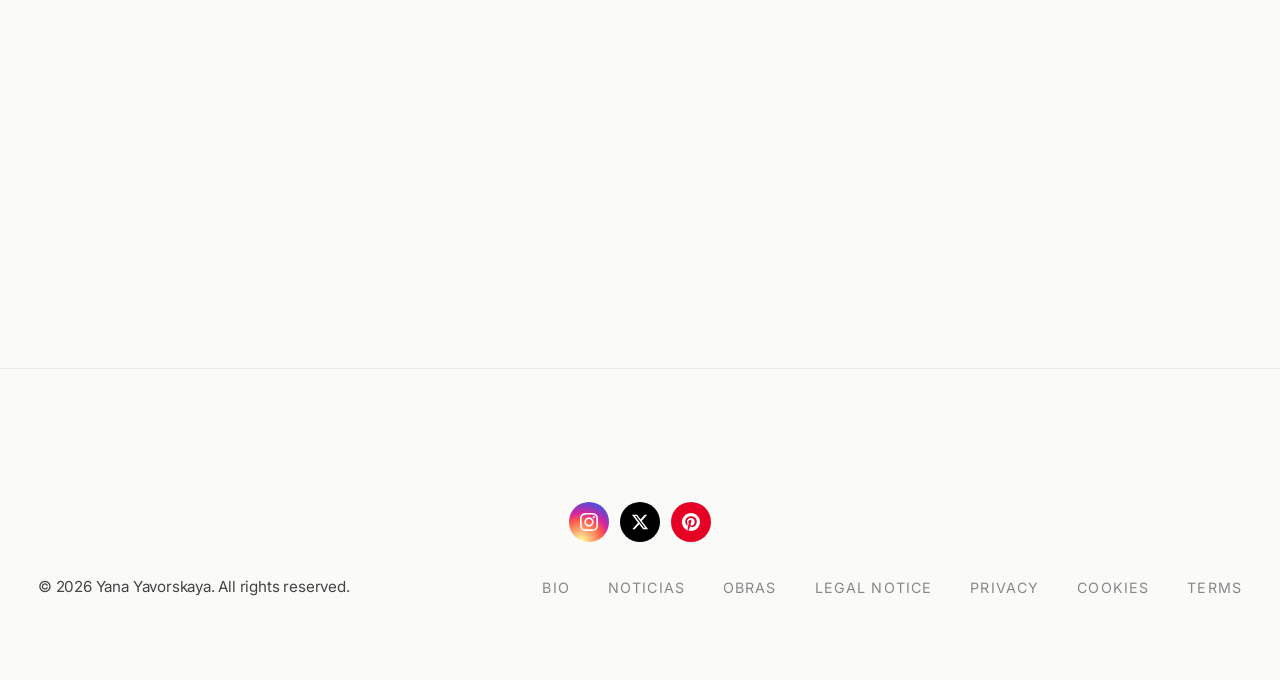
<file: museo/sobre-mi.html>
<!DOCTYPE html>
<html lang="es">
<head>
  <meta charset="UTF-8">
  <meta name="viewport" content="width=device-width, initial-scale=1.0">
  <title>Sobre mí — Yana Yavorskaya</title>
  <link rel="stylesheet" href="css/museum.css">
  <link rel="icon" href="assets/logo.png" type="image/png">
  <script src="js/db.js"></script>
  <script src="js/i18n.js"></script>
  <script>setTimeout(function(){MuseoI18n.init();},50);</script>
  <style>
    .bio-page { padding: 8rem 0 4rem; min-height: 100vh; }
    .bio-hero { display: grid; grid-template-columns: 1fr 1fr; gap: var(--spacing-xl); align-items: center; margin-bottom: var(--spacing-xl); }
    .bio-hero__image { aspect-ratio: 3/4; overflow: hidden; }
    .bio-hero__image img { width: 100%; height: 100%; object-fit: cover; }
    .bio-hero__text h1 { margin-bottom: 1rem; }
    .bio-hero__text .lead { font-family: var(--serif); font-size: 1.3rem; font-style: italic; color: var(--accent); margin-bottom: 1.5rem; line-height: 1.5; }
    .bio-section { margin-top: var(--spacing-xl); max-width: 750px; }
    .bio-section h2 { margin-bottom: 1.2rem; }
    .bio-section p { font-size: 1rem; line-height: 2; color: var(--text-secondary); margin-bottom: 1.2rem; }
    .bio-section blockquote { font-family: var(--serif); font-style: italic; font-size: 1.15rem; color: var(--accent); border-left: 2px solid var(--accent); padding-left: 1.5rem; margin: 2.5rem 0; line-height: 1.6; }
    .bio-gallery { display: grid; grid-template-columns: repeat(auto-fit, minmax(250px, 1fr)); gap: 1rem; margin: var(--spacing-xl) 0; }
    .bio-gallery img { width: 100%; aspect-ratio: 1; object-fit: cover; }
    .back-link { display: inline-block; margin-bottom: 3rem; font-size: 0.8rem; text-transform: uppercase; letter-spacing: 0.1em; color: var(--text-tertiary); }
    .back-link:hover { color: var(--accent); }
    @media(max-width:768px){ .bio-hero { grid-template-columns: 1fr; } }
  </style>
</head>
<body>
<nav class="nav"><div class="nav__inner">
  <a href="index.html" class="nav__brand"><img src="assets/logo.png" alt="Yana" class="nav__brand-logo" width="48" height="45">Yana Yavorskaya</a>
  <ul class="nav__links">
    <li><a href="index.html#colecciones" data-i18n="nav.colecciones">Colecciones</a></li>
    <li><a href="obras-disponibles.html">Obras</a></li>
    <li><a href="noticias.html">Noticias</a></li>
    <li><a href="sobre-mi.html">Bio</a></li>
    <li><a href="index.html#contacto" data-i18n="nav.contacto">Contacto</a></li>
  </ul>
</div></nav>

<main class="container container-wide bio-page">
  <a href="index.html" class="back-link" data-i18n="legal.back">← Volver al inicio</a>

  <div class="bio-hero reveal">
    <div class="bio-hero__image">
      <img src="assets/obras/hero-bg.jpg" alt="Yana Yavorskaya en su estudio" loading="lazy">
    </div>
    <div class="bio-hero__text">
      <p class="section__label" data-i18n="bio.label">Bio</p>
      <h1 data-i18n="bio.title">Yana Yavorskaya</h1>
      <p class="lead">Mi camino a través del arte</p>
      <p>Pintar nunca ha sido solo una forma de crear imágenes. Para mí, siempre ha sido una manera de expresar emociones, de encontrar calma en los momentos difíciles y de transformar experiencias en color.</p>
    </div>
  </div>

  <div class="bio-section reveal">
    <p>Cada obra nace de una historia, de un instante vivido o de una emoción que merece permanecer. Trabajo con paciencia, dejando que cada pincelada encuentre su lugar, porque creo que el arte auténtico no se puede acelerar.</p>

    <p>A lo largo de los años he descubierto que una pintura puede hacer mucho más que decorar una pared. Puede despertar recuerdos, transmitir serenidad o crear una conexión especial con quien la contempla. Esa es la verdadera razón por la que sigo pintando.</p>

    <blockquote>«El arte auténtico no se puede acelerar. Cada obra nace de una historia, de un instante vivido o de una emoción que merece permanecer.»</blockquote>

    <p>Mi inspiración proviene de la naturaleza, de las personas y de la belleza que a menudo pasa desapercibida en la vida cotidiana. Intento capturar esos pequeños detalles que nos invitan a detenernos unos segundos y mirar el mundo con otros ojos.</p>

    <p>Cada cuadro que comparto lleva una parte de mí. Espero que, al contemplarlo, también encuentre un lugar en tu historia y despierte una emoción única, porque el arte cobra vida cuando alguien se identifica con él.</p>
  </div>

  <!-- Galería visual del estudio -->
  <div class="bio-gallery reveal">
    <img src="assets/obras/amanecer-bruma.jpg" alt="Obra" loading="lazy">
    <img src="assets/obras/interludio.jpg" alt="Pigmentos" loading="lazy">
    <img src="assets/obras/espiral-aurea.jpg" alt="Detalle" loading="lazy">
    <img src="assets/obras/tierra-callada.jpg" alt="Estudio" loading="lazy">
  </div>

  <div class="bio-section reveal">
    <h2>Desde muy pequeña</h2>
    <p><strong>Desde muy pequeña ya sentí una fortísima atracción por la pintura.</strong> Recuerdo con cinco años la impresión que me causó ponerme delante de estos dos cuadros de Velázquez en el Museo del Prado: «El Cristo» y «La Infanta Margarita».</p>

    <p>Visitaba todos los museos con mi padre, al que perdí con doce años. La pintura era su vocación frustrada pero las circunstancias de esa época le hicieron decantarse por Derecho.</p>

    <p>Recuerdo también cómo se me pasó el dolor después de una operación de anginas cuando me regalaron un caballete de campo y un estuche de acuarelas.</p>

    <blockquote>«Para mí la Pintura es una terapia, una medicina, una evasión y una forma de vida, siempre en conexión con otras formas de Arte como la Música, Literatura, Teatro, Cine…»</blockquote>

    <h2>Formación</h2>
    <p>Con 18 años, y animada por mi madre, ingresé en la Facultad de Bellas Artes de la Complutense (Madrid). El tercer año me especialicé en grabado calcográfico, xilografía y litografía para aprender nuevas técnicas. No quise seguir la escuela de pintura del momento, consciente de que luego tendría que empezar de cero al terminar la carrera.</p>

    <p>Me licencié en 1993 y empecé a exponer desde el primer momento. Un garaje era mi estudio y, además, allí di clases durante quince años.</p>

    <p>Mi dedicación y pasión ha sido absoluta hasta hoy mismo. A pesar de que el camino no ha sido nada fácil he podido hacer <strong>más de veinte exposiciones individuales</strong> además de numerosas colectivas, ferias y concursos.</p>
  </div>
</main>

<footer class="footer"><div class="container">
  <div class="footer__social">
    <a href="#" class="soc-icon soc-ig" aria-label="Instagram"><svg viewBox="0 0 24 24"><path d="M12 2.163c3.204 0 3.584.012 4.85.07 3.252.148 4.771 1.691 4.919 4.919.058 1.265.069 1.645.069 4.849 0 3.205-.012 3.584-.069 4.849-.149 3.225-1.664 4.771-4.919 4.919-1.266.058-1.644.07-4.85.07-3.204 0-3.584-.012-4.849-.07-3.26-.149-4.771-1.699-4.919-4.92-.058-1.265-.07-1.644-.07-4.849 0-3.204.013-3.583.07-4.849.149-3.227 1.664-4.771 4.919-4.919 1.266-.057 1.645-.069 4.849-.069zm0-2.163c-3.259 0-3.667.014-4.947.072-4.358.2-6.78 2.618-6.98 6.98-.059 1.281-.073 1.689-.073 4.948 0 3.259.014 3.668.072 4.948.2 4.358 2.618 6.78 6.98 6.98 1.281.058 1.689.072 4.948.072 3.259 0 3.668-.014 4.948-.072 4.354-.2 6.782-2.618 6.979-6.98.059-1.28.073-1.689.073-4.948 0-3.259-.014-3.667-.072-4.947-.196-4.354-2.617-6.78-6.979-6.98-1.281-.059-1.69-.073-4.949-.073zm0 5.838c-3.403 0-6.162 2.759-6.162 6.162s2.759 6.163 6.162 6.163 6.162-2.759 6.162-6.163c0-3.403-2.759-6.162-6.162-6.162zm0 10.162c-2.209 0-4-1.79-4-4 0-2.209 1.791-4 4-4s4 1.791 4 4c0 2.21-1.791 4-4 4zm6.406-11.845c-.796 0-1.441.645-1.441 1.44s.645 1.44 1.441 1.44c.795 0 1.439-.645 1.439-1.44s-.644-1.44-1.439-1.44z"/></svg></a>
    <a href="#" class="soc-icon soc-x" aria-label="X"><svg viewBox="0 0 24 24"><path d="M18.244 2.25h3.308l-7.227 8.26 8.502 11.24H16.17l-5.214-6.817L4.99 21.75H1.68l7.73-8.835L1.254 2.25H8.08l4.713 6.231zm-1.161 17.52h1.833L7.084 4.126H5.117z"/></svg></a>
    <a href="#" class="soc-icon soc-pin" aria-label="Pinterest"><svg viewBox="0 0 24 24"><path d="M12 0C5.373 0 0 5.372 0 12c0 5.084 3.163 9.426 7.627 11.174-.105-.949-.2-2.405.042-3.441.218-.937 1.407-5.965 1.407-5.965s-.359-.719-.359-1.782c0-1.668.967-2.914 2.171-2.914 1.023 0 1.518.769 1.518 1.69 0 1.029-.655 2.568-.994 3.995-.283 1.194.599 2.169 1.777 2.169 2.133 0 3.772-2.249 3.772-5.495 0-2.873-2.064-4.882-5.012-4.882-3.414 0-5.418 2.561-5.418 5.207 0 1.031.397 2.138.893 2.738.098.119.112.224.083.345l-.333 1.36c-.053.22-.174.267-.402.161-1.499-.698-2.436-2.889-2.436-4.649 0-3.785 2.75-7.262 7.929-7.262 4.163 0 7.398 2.967 7.398 6.931 0 4.136-2.607 7.464-6.227 7.464-1.216 0-2.359-.632-2.75-1.378l-.748 2.853c-.271 1.043-1.002 2.35-1.492 3.146C9.57 23.812 10.763 24 12 24c6.627 0 12-5.373 12-12 0-6.628-5.373-12-12-12z"/></svg></a>
  </div>
  <div class="footer__inner"><p class="footer__copy" data-i18n="footer.copy">© 2026 Yana Yavorskaya</p>
  <ul class="footer__links"><li><a href="sobre-mi.html">Bio</a></li><li><a href="noticias.html">Noticias</a></li><li><a href="obras-disponibles.html">Obras</a></li><li><a href="legal/aviso-legal.html" data-i18n="footer.legal">Aviso Legal</a></li><li><a href="legal/privacidad.html" data-i18n="footer.privacy">Privacidad</a></li><li><a href="legal/cookies.html" data-i18n="footer.cookies">Cookies</a></li><li><a href="legal/terminos.html" data-i18n="footer.terms">Términos</a></li></ul></div>
</div></footer>
</body>
</html>
</file>
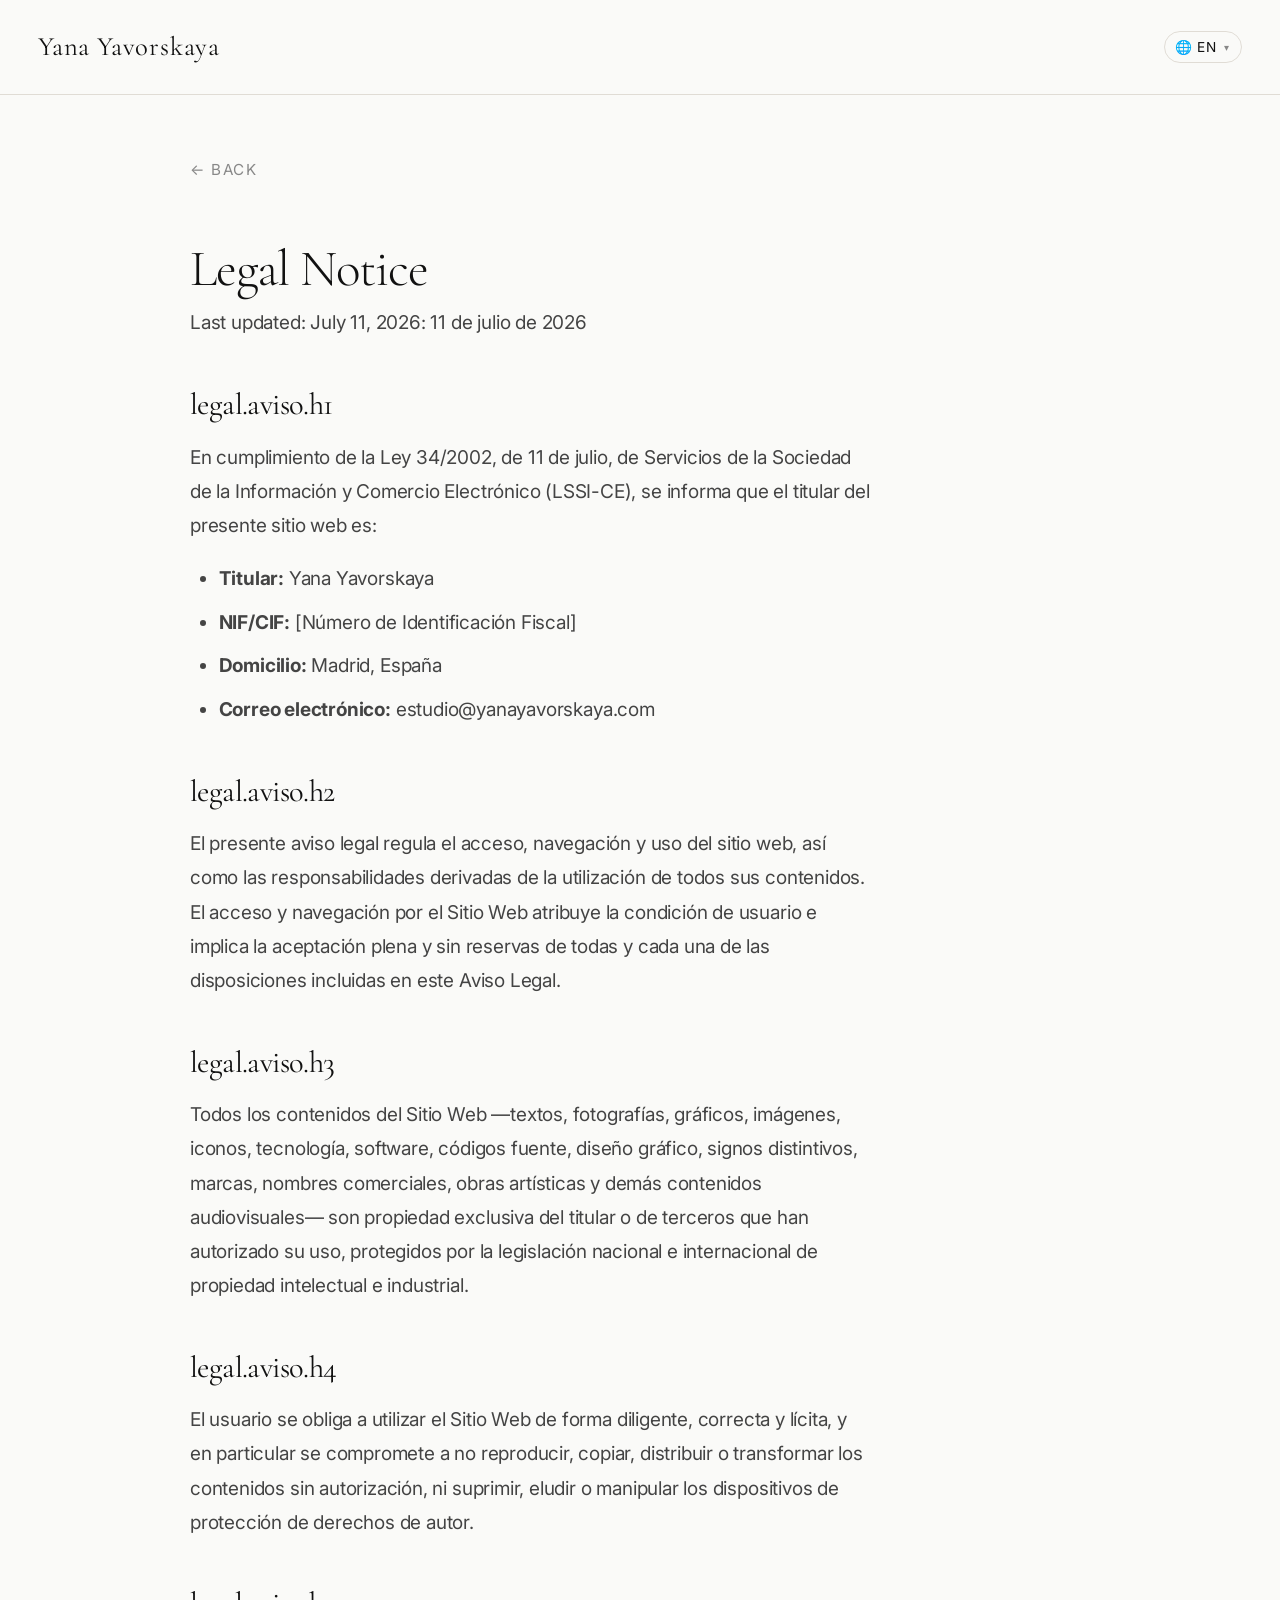
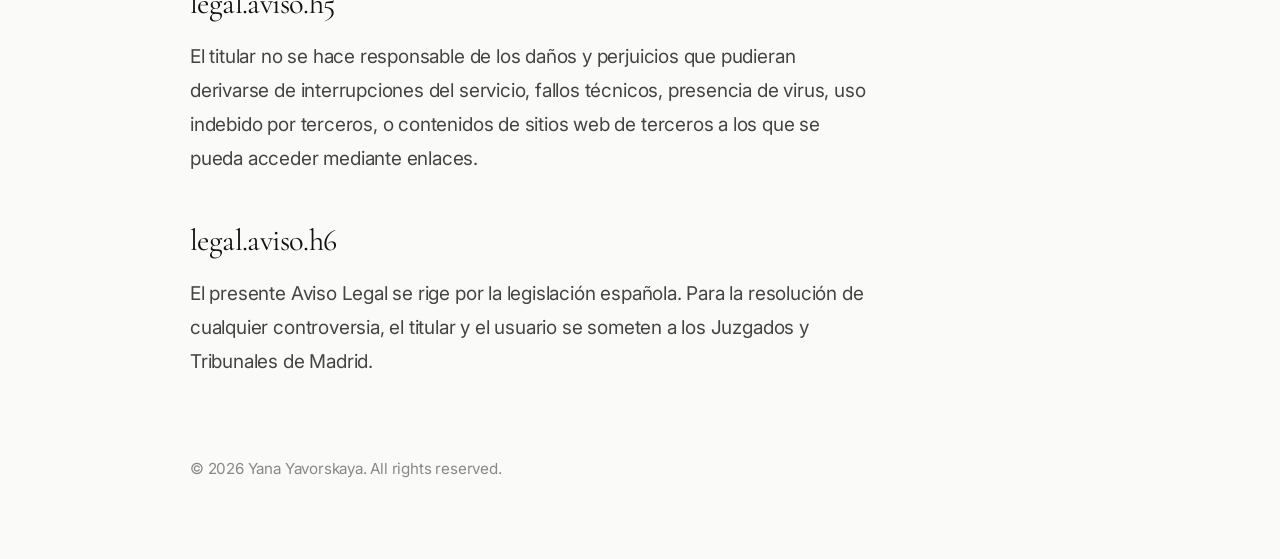
<file: museo/legal/aviso-legal.html>
<!DOCTYPE html>
<html lang="es">
<head>
  <meta charset="UTF-8">
  <meta name="viewport" content="width=device-width, initial-scale=1.0">
  <meta name="robots" content="noindex, follow">
  <title>Aviso Legal — Yana Yavorskaya</title>
  <link rel="stylesheet" href="../css/museum.css">
  <style>
    .legal-page { padding: 8rem 0 4rem; min-height: 100vh; }
    .legal-page h1 { font-family: var(--serif); font-size: clamp(2rem, 4vw, 3.5rem); font-weight: 300; margin-bottom: 0.5rem; }
    .legal-page h2 { font-size: 1.6rem; font-weight: 400; margin-top: 2.5rem; margin-bottom: 1rem; font-family: var(--serif); }
    .legal-page h3 { font-size: 1.2rem; margin-top: 1.5rem; }
    .legal-page p, .legal-page li { font-size: 1rem; line-height: 1.8; color: var(--text-secondary); max-width: 680px; }
    .legal-page ul { padding-left: 1.5rem; margin: 1rem 0; }
    .legal-page li { margin-bottom: 0.5rem; }
    .legal-page hr { border: none; border-top: 1px solid var(--border); margin: 3rem 0; }
    .legal-page .back-link { display: inline-block; margin-bottom: 3rem; font-size: 0.8rem; text-transform: uppercase; letter-spacing: 0.1em; color: var(--text-tertiary); }
    .legal-page .back-link:hover { color: var(--accent); }
    .legal-page .last-update { font-size: 0.8rem; color: var(--text-tertiary); margin-top: 4rem; }
  </style>
</head>
<body>
  <div class="nav"><div class="nav__inner"><a href="../index.html" class="nav__brand" data-i18n="nav.brand">Yana Yavorskaya</a></div></div>

  <main class="container container-narrow legal-page">
    <a href="../index.html" class="back-link" data-i18n="legal.back">← Volver al inicio</a>
    <h1 data-i18n="legal.aviso.title">Aviso Legal</h1>
    <p class="text-secondary"><span data-i18n="legal.update">Última actualización</span>: 11 de julio de 2026</p>

    <h2 data-i18n="legal.aviso.h1">1. Identificación del Titular</h2>
    <p>En cumplimiento de la Ley 34/2002, de 11 de julio, de Servicios de la Sociedad de la Información y Comercio Electrónico (LSSI-CE), se informa que el titular del presente sitio web es:</p>
    <ul>
      <li><strong>Titular:</strong> Yana Yavorskaya</li>
      <li><strong>NIF/CIF:</strong> [Número de Identificación Fiscal]</li>
      <li><strong>Domicilio:</strong> Madrid, España</li>
      <li><strong>Correo electrónico:</strong> estudio@yanayavorskaya.com</li>
    </ul>

    <h2 data-i18n="legal.aviso.h2">2. Objeto</h2>
    <p>El presente aviso legal regula el acceso, navegación y uso del sitio web, así como las responsabilidades derivadas de la utilización de todos sus contenidos. El acceso y navegación por el Sitio Web atribuye la condición de usuario e implica la aceptación plena y sin reservas de todas y cada una de las disposiciones incluidas en este Aviso Legal.</p>

    <h2 data-i18n="legal.aviso.h3">3. Propiedad Intelectual e Industrial</h2>
    <p>Todos los contenidos del Sitio Web —textos, fotografías, gráficos, imágenes, iconos, tecnología, software, códigos fuente, diseño gráfico, signos distintivos, marcas, nombres comerciales, obras artísticas y demás contenidos audiovisuales— son propiedad exclusiva del titular o de terceros que han autorizado su uso, protegidos por la legislación nacional e internacional de propiedad intelectual e industrial.</p>

    <h2 data-i18n="legal.aviso.h4">4. Condiciones de Uso</h2>
    <p>El usuario se obliga a utilizar el Sitio Web de forma diligente, correcta y lícita, y en particular se compromete a no reproducir, copiar, distribuir o transformar los contenidos sin autorización, ni suprimir, eludir o manipular los dispositivos de protección de derechos de autor.</p>

    <h2 data-i18n="legal.aviso.h5">5. Exclusión de Responsabilidad</h2>
    <p>El titular no se hace responsable de los daños y perjuicios que pudieran derivarse de interrupciones del servicio, fallos técnicos, presencia de virus, uso indebido por terceros, o contenidos de sitios web de terceros a los que se pueda acceder mediante enlaces.</p>

    <h2 data-i18n="legal.aviso.h6">6. Legislación y Jurisdicción</h2>
    <p>El presente Aviso Legal se rige por la legislación española. Para la resolución de cualquier controversia, el titular y el usuario se someten a los Juzgados y Tribunales de Madrid.</p>

    <p class="last-update" data-i18n="legal.copyright">© 2026 Yana Yavorskaya. Todos los derechos reservados.</p>
  </main>

  <script src="../js/db.js"></script>
  <script src="../js/i18n.js"></script>
  <script>MuseoI18n.init();</script>
</body>
</html>
</file>
<file: css/museum.css>
/* ============================================================
   YANA YAVORSKAYA — Estilos
   Filosofía: la obra es la protagonista.
   ============================================================ */

@import url('https://fonts.googleapis.com/css2?family=Cormorant+Garamond:ital,wght@0,300;0,400;0,500;0,600;0,700;1,300;1,400;1,500&family=Inter:wght@300;400;500;600;700&display=swap');

:root {
  --bg: #fafaf8; --bg-alt: #f5f4f1; --text: #111; --text-secondary: #444; --text-tertiary: #888;
  --accent: #B8860B; --accent-subtle: rgba(184,134,11,0.12);
  --border: #e0dcd5; --border-light: #f0ede7;
  --shadow-sm: 0 1px 3px rgba(0,0,0,0.04); --shadow-md: 0 4px 20px rgba(0,0,0,0.06); --shadow-lg: 0 20px 60px rgba(0,0,0,0.08);
  --serif: 'Cormorant Garamond','Times New Roman',serif;
  --sans: 'Inter',-apple-system,BlinkMacSystemFont,sans-serif;
  --spacing-xs: 0.5rem; --spacing-sm: 1rem; --spacing-md: 2rem; --spacing-lg: 4rem; --spacing-xl: 7rem; --spacing-2xl: 12rem;
  --transition-slow: 0.8s cubic-bezier(0.16,1,0.3,1);
  --transition-medium: 0.5s cubic-bezier(0.16,1,0.3,1);
  --transition-fast: 0.25s cubic-bezier(0.16,1,0.3,1);
  --nav-height: 5rem;
}

*,*::before,*::after{box-sizing:border-box;margin:0;padding:0}
html{font-size:19px;scroll-behavior:smooth;-webkit-font-smoothing:antialiased}
body{font-family:var(--sans);background:var(--bg);color:var(--text);line-height:1.75;overflow-x:hidden;letter-spacing:-0.01em}

h1,h2,h3{font-family:var(--serif);font-weight:400;line-height:1.1;letter-spacing:-0.02em}
h1{font-size:clamp(2.8rem,6vw,6rem);font-weight:300}
h2{font-size:clamp(2rem,3.8vw,3.5rem);font-weight:300}
h3{font-size:clamp(1.3rem,2vw,1.8rem);font-weight:400}
p{font-size:1.05rem;color:var(--text-secondary);max-width:44rem}

a{color:inherit;text-decoration:none;transition:color var(--transition-fast)}
a:hover{color:var(--accent)}
img{display:block;max-width:100%;height:auto}

.container{width:100%;max-width:1400px;margin:0 auto;padding:0 var(--spacing-md)}
.container-narrow{max-width:900px}

/* ===== NAV ===== */
.nav{position:fixed;top:0;left:0;right:0;z-index:100;height:var(--nav-height);display:flex;align-items:center;background:rgba(250,250,248,0.96);border-bottom:1px solid var(--border);transition:background var(--transition-medium),transform var(--transition-medium);padding:0 var(--spacing-md)}
.nav--scrolled{background:rgba(250,250,248,0.98);box-shadow:0 1px 8px rgba(0,0,0,0.04)}
.nav--hidden{transform:translateY(-100%)}
.nav__inner{width:100%;max-width:1400px;margin:0 auto;display:flex;justify-content:space-between;align-items:center}
.nav__brand{display:flex;align-items:center;gap:0.65rem;font-family:var(--serif);font-size:1.4rem;font-weight:400;letter-spacing:0.03em;color:var(--text)}
.nav__brand-logo{height:2.8rem;width:auto;flex-shrink:0;object-fit:contain;display:block;transform:translateY(2px)}
.nav__links{display:flex;gap:2rem;list-style:none}
.nav__links a{font-size:0.72rem;font-weight:500;text-transform:uppercase;letter-spacing:0.1em;color:var(--text-secondary);position:relative}
.nav__links a::after{content:'';position:absolute;bottom:-4px;left:0;width:0;height:1px;background:var(--accent);transition:width var(--transition-medium)}
.nav__links a:hover{color:var(--text)}
.nav__links a:hover::after{width:100%}
.nav__toggle{display:none;background:none;border:none;cursor:pointer;padding:0.5rem}
.nav__toggle span{display:block;width:22px;height:1.5px;background:var(--text);margin:5px 0;transition:var(--transition-fast)}

/* ===== HERO (Fullscreen Artwork) ===== */
.hero{height:100vh;height:100dvh;display:flex;align-items:center;justify-content:center;position:relative;overflow:hidden;padding-top:var(--nav-height);padding-bottom:5.5rem;box-sizing:border-box}
.hero__bg{position:absolute;inset:0}
.hero__bg img{width:100%;height:100%;object-fit:cover;filter:brightness(0.55) saturate(0.7)}
.hero__overlay{position:absolute;inset:0;background:linear-gradient(to bottom, rgba(0,0,0,0.15) 0%, rgba(0,0,0,0.35) 50%, rgba(0,0,0,0.5) 100%)}
.hero__content{position:relative;z-index:2;text-align:center;padding:var(--spacing-md);max-width:90vw;transform:translateY(clamp(1rem,2.5vh,2rem))}
.hero__logo{height:clamp(5rem,10vw,9rem);width:auto;margin:0 auto var(--spacing-sm);object-fit:contain;display:block;filter:drop-shadow(0 4px 20px rgba(0,0,0,0.3)) brightness(1.2)}
.hero__artist{font-family:var(--serif);font-size:clamp(1.3rem,2.8vw,1.8rem);font-weight:400;letter-spacing:0.14em;text-transform:uppercase;color:#fff;margin-bottom:var(--spacing-sm)}
.hero__title{color:#fff;font-size:clamp(3rem,7vw,7rem);font-weight:300;line-height:1.06;margin-bottom:var(--spacing-sm)}
.hero__quote{font-family:var(--serif);font-style:italic;font-size:clamp(1.1rem,1.8vw,1.4rem);color:rgba(255,255,255,0.7);max-width:550px;margin:0 auto}
.hero__scroll{position:absolute;bottom:1.5rem;left:50%;transform:translateX(-50%);z-index:2;display:flex;flex-direction:column;align-items:center;gap:0.5rem;opacity:0.7;animation:floatDown 3s ease-in-out infinite}
.hero__scroll span{font-size:0.7rem;text-transform:uppercase;letter-spacing:0.2em;color:rgba(255,255,255,0.8)}
.hero__scroll-line{width:1px;height:40px;background:linear-gradient(to bottom,rgba(255,255,255,0.5),transparent)}
@keyframes floatDown{0%,100%{transform:translateX(-50%) translateY(0)}50%{transform:translateX(-50%) translateY(8px)}}

/* ===== SECTIONS ===== */
.section{padding:var(--spacing-2xl) 0}
.section--light{background:var(--bg)}
.section--alt{background:var(--bg-alt)}
.section__header{text-align:center;margin-bottom:var(--spacing-xl)}
.section__label{font-size:0.7rem;text-transform:uppercase;letter-spacing:0.2em;color:var(--accent);margin-bottom:var(--spacing-sm)}
.section__title{margin-bottom:var(--spacing-sm)}
.section__subtitle{font-size:1.1rem;color:var(--text-tertiary);max-width:550px;margin:0 auto}

/* ===== COLLECTIONS = 3 CARDS ===== */
.collections-grid{display:grid;grid-template-columns:repeat(3,1fr);gap:var(--spacing-lg)}
.collection-card{cursor:pointer;transition:transform var(--transition-slow)}
.collection-card:hover{transform:translateY(-5px)}
.collection-card__image{aspect-ratio:3/4;overflow:hidden;background:var(--bg-alt);position:relative;margin-bottom:var(--spacing-sm)}
.collection-card__image img{width:100%;height:100%;object-fit:cover;transition:transform var(--transition-slow)}
.collection-card:hover .collection-card__image img{transform:scale(1.04)}
.collection-card__title{font-family:var(--serif);font-size:1.6rem;font-weight:400;margin-bottom:0.2rem}
.collection-card__desc{font-size:0.9rem;color:var(--text-tertiary)}

/* ===== ARTWORK DETAIL ===== */
.artwork-detail{display:grid;grid-template-columns:1fr 1fr;gap:var(--spacing-xl);align-items:center}
.artwork-detail__image{aspect-ratio:3/4;overflow:hidden;background:var(--bg-alt)}
.artwork-detail__image img{width:100%;height:100%;object-fit:cover}
.artwork-detail__info h3{margin-bottom:var(--spacing-sm)}
.artwork-detail__meta{display:flex;gap:var(--spacing-md);margin:var(--spacing-md) 0;font-size:0.85rem;color:var(--text-tertiary);text-transform:uppercase;letter-spacing:0.06em}
.artwork-detail__meta span{padding-right:var(--spacing-md);border-right:1px solid var(--border)}
.artwork-detail__meta span:last-child{border-right:none}
.artwork-detail__desc{font-size:1.05rem;line-height:1.8;color:var(--text-secondary);margin-bottom:var(--spacing-md)}

/* ===== BUTTONS ===== */
.btn{display:inline-flex;align-items:center;gap:0.5rem;padding:0.85rem 2rem;font-size:0.75rem;font-weight:500;text-transform:uppercase;letter-spacing:0.1em;border:none;cursor:pointer;transition:all var(--transition-medium);font-family:var(--sans)}
.btn--primary{background:var(--accent);color:#fff}
.btn--primary:hover{background:#9e7208;color:#fff}
.btn--outline{background:transparent;border:1px solid var(--border);color:var(--text)}
.btn--outline:hover{border-color:var(--text);background:var(--text);color:var(--bg)}
.btn--favorite{width:44px;height:44px;border-radius:50%;border:1px solid var(--border);background:var(--bg);display:inline-flex;align-items:center;justify-content:center;cursor:pointer;transition:all var(--transition-fast);font-size:1.1rem}
.btn--favorite:hover{border-color:var(--accent)}
.btn--favorite.is-fav{background:var(--accent-subtle);border-color:var(--accent)}

/* ===== STUDIO ===== */
.studio-grid{display:grid;grid-template-columns:repeat(4,1fr);gap:var(--spacing-lg)}
.studio-card{aspect-ratio:1;position:relative;overflow:hidden;cursor:pointer;background:var(--bg-alt)}
.studio-card img{width:100%;height:100%;object-fit:cover;transition:transform var(--transition-slow)}
.studio-card:hover img{transform:scale(1.06)}
.studio-card__caption{position:absolute;bottom:0;left:0;right:0;padding:var(--spacing-sm) var(--spacing-md);background:linear-gradient(transparent,rgba(0,0,0,0.55));color:#fff;font-family:var(--serif);font-size:1.1rem}

/* ===== TIMELINE ===== */
.timeline{position:relative;padding-left:var(--spacing-lg)}
.timeline::before{content:'';position:absolute;left:0;top:0;bottom:0;width:1px;background:var(--border)}
.timeline__item{position:relative;padding-bottom:var(--spacing-lg)}
.timeline__item::before{content:'';position:absolute;left:calc(-1*var(--spacing-lg) - 3px);top:0.5rem;width:7px;height:7px;border-radius:50%;background:var(--accent)}
.timeline__year{font-family:var(--serif);font-size:1.8rem;color:var(--accent);margin-bottom:0.3rem}
.timeline__title{font-family:var(--serif);font-size:1.3rem;margin-bottom:0.3rem}
.timeline__place{font-size:0.85rem;color:var(--text-tertiary);text-transform:uppercase;letter-spacing:0.06em}

/* ===== CONTACT ===== */
.invitation{max-width:600px;margin:0 auto;text-align:center;padding:var(--spacing-xl);border:1px solid var(--border);background:var(--bg)}
.invitation__crest{font-size:2.5rem;margin-bottom:var(--spacing-md);color:var(--accent)}
.invitation__text{font-family:var(--serif);font-size:1.15rem;font-style:italic;color:var(--text-secondary);margin-bottom:var(--spacing-md)}
.invitation__form{display:flex;flex-direction:column;gap:var(--spacing-sm);margin-top:var(--spacing-md)}
.invitation__form input,.invitation__form textarea{width:100%;padding:1rem;border:1px solid var(--border);background:var(--bg);font-family:var(--sans);font-size:0.95rem;color:var(--text);transition:border-color var(--transition-fast);resize:vertical}
.invitation__form input:focus,.invitation__form textarea:focus{outline:none;border-color:var(--accent)}
.invitation__form textarea{min-height:120px}

/* ===== FOOTER ===== */
.footer{padding:var(--spacing-xl) 0 var(--spacing-lg);border-top:1px solid var(--border-light);background:var(--bg)}
.footer__inner{display:flex;justify-content:space-between;align-items:center;flex-wrap:wrap;gap:var(--spacing-md)}
.footer__links{display:flex;gap:var(--spacing-md);list-style:none;flex-wrap:wrap}
.footer__links a{font-size:0.75rem;text-transform:uppercase;letter-spacing:0.08em;color:var(--text-tertiary)}
.footer__links a:hover{color:var(--text)}
.footer__copy{font-size:0.8rem;color:var(--text-secondary)}

/* ===== SOCIAL — Logos originales SVG ===== */
.footer__social{display:flex;gap:0.6rem;flex-wrap:wrap;margin-bottom:1.5rem;justify-content:center}
.soc-icon{width:40px;height:40px;border-radius:50%;display:flex;align-items:center;justify-content:center;transition:all var(--transition-fast);color:#fff}
.soc-icon:hover{transform:translateY(-3px);box-shadow:0 6px 16px rgba(0,0,0,0.18)}
.soc-icon svg{width:18px;height:18px;fill:currentColor}
.soc-ig{background:radial-gradient(circle at 30% 100%,#fdf497 0%,#fdf497 5%,#fd5949 45%,#d6249f 60%,#285AEB 90%)}
.soc-x{background:#000}
.soc-pin{background:#E60023}
.soc-yt{background:#FF0000}
.soc-li{background:#0A66C2}
.soc-fb{background:#1877F2}

/* ===== MUSEUM MODE ===== */
.museum-mode{position:fixed;inset:0;z-index:200;background:#030303;display:flex;align-items:center;justify-content:center;opacity:0;pointer-events:none;transition:opacity var(--transition-slow);overflow:hidden}
.museum-mode.is-active{opacity:1;pointer-events:auto}
.museum-mode__close{position:absolute;top:var(--spacing-md);right:var(--spacing-md);z-index:10;background:rgba(255,255,255,0.1);border:1px solid rgba(255,255,255,0.2);font-size:1.5rem;cursor:pointer;color:#fff;width:44px;height:44px;display:flex;align-items:center;justify-content:center;border-radius:50%}
.museum-mode__close:hover{background:rgba(255,255,255,0.2)}
.museum-mode__stage{position:relative;z-index:5;display:flex;align-items:center;justify-content:center;width:min(88vw,920px);height:min(82vh,920px)}
.museum-mode__artwork{width:100%;height:100%;background-size:contain;background-position:center;background-repeat:no-repeat;transition:opacity var(--transition-medium),filter var(--transition-medium);filter:brightness(1.1) contrast(1.05);box-shadow:0 0 90px rgba(255,248,230,0.18),0 35px 90px rgba(0,0,0,0.65)}
.museum-mode__nav{position:absolute;bottom:var(--spacing-lg);left:50%;transform:translateX(-50%);display:flex;gap:var(--spacing-md);align-items:center;z-index:10}
.museum-mode__nav button{background:rgba(255,255,255,0.1);border:1px solid rgba(255,255,255,0.2);width:44px;height:44px;border-radius:50%;cursor:pointer;font-size:1.2rem;color:#fff;transition:all var(--transition-fast);display:flex;align-items:center;justify-content:center}
.museum-mode__nav button:hover{background:rgba(255,255,255,0.25)}
.museum-mode__counter{font-size:0.75rem;color:rgba(255,255,255,0.6);text-transform:uppercase;letter-spacing:0.1em}

/* ===== NIGHT GALLERY — iluminación cenital + foco ===== */
.night-gallery__ambient{position:absolute;inset:0;pointer-events:none;z-index:1;background:radial-gradient(ellipse 85% 50% at 50% 6%,rgba(255,248,230,0.16) 0%,rgba(255,248,230,0.05) 38%,transparent 72%);opacity:0;transition:opacity 1s ease}
.night-gallery__spotlight{position:absolute;inset:0;pointer-events:none;z-index:2;--spot-x:50%;--spot-y:38%;background:radial-gradient(circle 32vmax at var(--spot-x) var(--spot-y),rgba(255,252,245,0.24) 0%,rgba(255,252,245,0.09) 28%,transparent 58%);opacity:0;transition:opacity 0.9s ease}
.museum-mode.is-active .night-gallery__ambient,.museum-mode.is-active .night-gallery__spotlight,.lb-overlay.is-open .night-gallery__ambient,.lb-overlay.is-open .night-gallery__spotlight{opacity:1}
.lb-overlay.night-gallery{background:#030303 !important}
.lb-overlay.is-open .lb-content{position:relative;z-index:5}
.lb-overlay.is-open .lb-close,.lb-overlay.is-open .lb-nav,.lb-overlay.is-open .lb-counter{z-index:10}
.lb-overlay.is-open .lb-image img{filter:brightness(1.1) contrast(1.05);box-shadow:0 0 70px rgba(255,248,230,0.16),0 25px 70px rgba(0,0,0,0.55);transition:filter var(--transition-medium),transform 0.3s ease,box-shadow var(--transition-medium)}

/* ===== WHATSAPP = derecha abajo ===== */
.whatsapp-btn{position:fixed;bottom:var(--spacing-lg);right:var(--spacing-lg);z-index:90;width:56px;height:56px;border-radius:50%;background:#25D366;color:#fff;display:flex;align-items:center;justify-content:center;box-shadow:0 4px 20px rgba(37,211,102,0.4);transition:transform var(--transition-medium),box-shadow var(--transition-medium);cursor:pointer}
.whatsapp-btn:hover{transform:scale(1.1);box-shadow:0 6px 28px rgba(37,211,102,0.55)}
.whatsapp-btn svg{width:28px;height:28px}

/* ===== CHAT ASSISTANT = izquierda abajo ===== */
.chat-assistant{position:fixed;bottom:var(--spacing-lg);left:var(--spacing-lg);z-index:91}
.chat-assistant__trigger{width:56px;height:56px;border-radius:50%;background:var(--bg);border:1.5px solid var(--accent);cursor:pointer;display:flex;align-items:center;justify-content:center;box-shadow:var(--shadow-md);transition:transform var(--transition-medium),box-shadow var(--transition-medium);overflow:hidden;padding:0}
.chat-assistant__trigger:hover{transform:scale(1.1);box-shadow:var(--shadow-lg)}
.chat-assistant__trigger img{width:34px;height:34px;border-radius:50%;object-fit:contain}

/* ===== CHAT PANEL ===== */
.chat-panel{position:fixed;bottom:calc(var(--spacing-lg) + 72px);left:var(--spacing-lg);width:380px;max-width:calc(100vw - 2rem);height:480px;max-height:calc(100dvh - 200px);background:var(--bg);border:1px solid var(--border);box-shadow:var(--shadow-lg);display:flex;flex-direction:column;z-index:92;opacity:0;pointer-events:none;transform:translateY(12px);transition:opacity var(--transition-medium),transform var(--transition-medium)}
.chat-panel.is-open{opacity:1;pointer-events:auto;transform:translateY(0)}
.chat-panel__header{display:flex;align-items:center;gap:0.75rem;padding:1rem 1.2rem;border-bottom:1px solid var(--border-light)}
.chat-panel__header img{width:36px;height:36px;border-radius:50%;object-fit:contain}
.chat-panel__header-info{flex:1}
.chat-panel__header-name{font-family:var(--serif);font-size:0.95rem;font-weight:500}
.chat-panel__header-status{font-size:0.65rem;color:var(--text-tertiary);text-transform:uppercase;letter-spacing:0.06em}
.chat-panel__close{background:none;border:none;font-size:1.2rem;cursor:pointer;color:var(--text-tertiary);padding:0.3rem;line-height:1}
.chat-panel__close:hover{color:var(--text)}
.chat-panel__messages{flex:1;overflow-y:auto;padding:1rem;display:flex;flex-direction:column;gap:0.7rem}
.chat-panel__message{max-width:85%;padding:0.6rem 0.9rem;font-size:0.82rem;line-height:1.6;animation:chatIn 0.3s ease}
@keyframes chatIn{from{opacity:0;transform:translateY(5px)}to{opacity:1;transform:translateY(0)}}
.chat-panel__message--bot{align-self:flex-start;background:var(--bg-alt);border-radius:3px 12px 12px 12px;color:var(--text-secondary)}
.chat-panel__message--user{align-self:flex-end;background:var(--text);color:var(--bg);border-radius:12px 3px 12px 12px}
.chat-panel__input-area{display:flex;gap:0.4rem;padding:0.7rem 1rem;border-top:1px solid var(--border-light)}
.chat-panel__input-area input{flex:1;padding:0.55rem 0.8rem;border:1px solid var(--border);background:var(--bg);font-family:var(--sans);font-size:0.8rem;color:var(--text)}
.chat-panel__input-area input:focus{outline:none;border-color:var(--accent)}
.chat-panel__input-area button{background:var(--accent);color:#fff;border:none;padding:0.45rem 0.8rem;cursor:pointer;font-size:0.72rem;text-transform:uppercase;letter-spacing:0.06em}
.chat-panel__input-area button:hover{background:#9e7208}
.chat-panel__quick-replies{display:flex;flex-wrap:wrap;gap:0.35rem;padding:0 1rem 0.7rem}
.chat-panel__quick-reply{background:none;border:1px solid var(--border);padding:0.3rem 0.65rem;font-size:0.68rem;cursor:pointer;color:var(--text-secondary);border-radius:100px;font-family:var(--sans)}
.chat-panel__quick-reply:hover{border-color:var(--accent);color:var(--accent)}

/* ===== SCROLL UP ===== */
.scroll-up{position:fixed;bottom:calc(var(--spacing-lg) + 72px);right:var(--spacing-lg);z-index:89;width:44px;height:44px;border-radius:50%;background:var(--bg);border:1px solid var(--border);cursor:pointer;display:flex;align-items:center;justify-content:center;box-shadow:var(--shadow-sm);opacity:0;pointer-events:none;transition:opacity var(--transition-medium),transform var(--transition-fast)}
.scroll-up.is-visible{opacity:1;pointer-events:auto}
.scroll-up:hover{transform:translateY(-3px);border-color:var(--accent)}
.scroll-up svg{width:18px;height:18px;stroke:var(--text-secondary);fill:none}

/* ===== TOAST ===== */
.toast{position:fixed;bottom:var(--spacing-lg);left:50%;transform:translateX(-50%) translateY(100px);background:var(--text);color:var(--bg);padding:0.7rem 1.4rem;font-size:0.78rem;letter-spacing:0.04em;z-index:300;opacity:0;transition:all var(--transition-medium)}
.toast.is-visible{opacity:1;transform:translateX(-50%) translateY(0)}

/* ===== LANG SWITCHER — bien visible ===== */
.lang-switcher{position:relative;font-family:var(--sans);z-index:102}
.lang-switcher__current{background:var(--bg);border:1px solid var(--border);padding:0.35rem 0.6rem 0.35rem 0.55rem;font-size:0.72rem;cursor:pointer;letter-spacing:0.04em;color:var(--text);display:flex;align-items:center;gap:0.3rem;font-family:var(--sans);border-radius:100px;white-space:nowrap;transition:all var(--transition-fast)}
.lang-switcher__current:hover{border-color:var(--accent)}
.lang-switcher__arrow{font-size:0.55rem;margin-left:0.1rem;color:var(--text-tertiary)}
.lang-switcher__dropdown{position:absolute;top:100%;right:0;margin-top:0.5rem;background:var(--bg);border:1px solid var(--border);box-shadow:var(--shadow-lg);flex-direction:column;min-width:200px;z-index:50;display:none;border-radius:6px;overflow:hidden;padding:0.3rem 0}
.lang-switcher__dropdown button{display:flex;align-items:center;gap:0.55rem;width:100%;text-align:left;padding:0.65rem 1rem;background:none;border:none;cursor:pointer;font-size:0.85rem;color:var(--text-secondary);font-family:var(--sans);transition:all var(--transition-fast)}
.lang-switcher__dropdown button:hover{background:var(--bg-alt);color:var(--text)}

/* ===== ANIMATIONS ===== */
.reveal{opacity:0;transform:translateY(30px);transition:opacity var(--transition-slow),transform var(--transition-slow)}
.reveal.is-visible{opacity:1;transform:translateY(0)}

/* ===== RESPONSIVE ===== */
@media(max-width:1024px){
  :root{--spacing-xl:5rem;--spacing-2xl:8rem}
  .artwork-detail{grid-template-columns:1fr;gap:var(--spacing-lg)}
  .collections-grid,.studio-grid{grid-template-columns:repeat(2,1fr)}
}
@media(max-width:1024px){
  .nav__brand{font-size:1.15rem;margin-right:0!important;padding-right:0!important}
  .nav__brand-logo{height:2.2rem}
  .nav__links{position:fixed;top:0;right:-100%;width:80%;max-width:320px;height:100dvh;background:var(--bg);flex-direction:column;padding:6rem var(--spacing-md);gap:1.2rem;transition:right var(--transition-medium);box-shadow:var(--shadow-lg);z-index:99;flex-wrap:wrap!important;margin-left:0!important}
  .nav__links.is-open{right:0}
  .nav__links a{min-height:44px;display:flex;align-items:center}
  .nav__toggle{display:block;z-index:101}
}
@media(max-width:768px){
  :root{--spacing-xl:3rem;--spacing-2xl:5rem;--spacing-md:1rem}
  .collections-grid,.studio-grid{grid-template-columns:1fr}
  .footer__inner{flex-direction:column;text-align:center}
  .footer__links{justify-content:center}
  .invitation{padding:var(--spacing-lg) var(--spacing-md)}
  .lang-switcher{width:auto}
  .lang-switcher__current{justify-content:center;padding:0.35rem 0.6rem;min-height:44px}
  .lang-switcher__dropdown{position:absolute;right:0;top:100%;margin-top:0.5rem;box-shadow:var(--shadow-lg)}
  .chat-panel{width:calc(100vw - 1rem);left:0.5rem;height:400px}
  .chat-assistant{bottom:1rem;left:1rem}
  .whatsapp-btn{bottom:1rem;right:1rem}
  .scroll-up{bottom:calc(1rem + 72px);right:1rem}
  .chat-panel__quick-reply{min-height:44px;padding:0.45rem 0.85rem}
  .chat-panel__input-area button{min-height:44px;min-width:44px;padding:0.55rem 1rem}
  .contact-tabs button{min-height:44px}
}

/* ============================================================
   MASTER FILTERS, LIGHTBOX & VERCEL TOOLBAR ELIMINATION
   ============================================================ */

/* ELIMINATE VERCEL TOOLBAR & THIRD-PARTY INJECTIONS */
vercel-toolbar, #vercel-toolbar, [data-vercel-toolbar], .vercel-toolbar, iframe[src*="vercel"] {
  display: none !important;
  opacity: 0 !important;
  visibility: hidden !important;
  pointer-events: none !important;
  width: 0 !important;
  height: 0 !important;
}

/* SHOP & NEWS FILTERS */
.shop-filters {
  display: flex;
  gap: 0.6rem;
  flex-wrap: wrap;
  margin: 2rem 0;
  align-items: center;
}
.shop-filter {
  padding: 0.5rem 1.2rem;
  border: 1px solid var(--border);
  background: var(--bg);
  cursor: pointer;
  font-size: 0.75rem;
  text-transform: uppercase;
  letter-spacing: 0.08em;
  color: var(--text-secondary);
  transition: all var(--transition-fast);
  font-family: var(--sans);
  border-radius: 2px;
}
.shop-filter:hover, .shop-filter.active {
  border-color: var(--accent);
  background: var(--accent);
  color: #fff;
  box-shadow: var(--shadow-sm);
}

/* ENSURE CARDS ARE ALWAYS VISIBLE (NO HIDDEN REVEAL ON GRID) */
.shop-grid, .news-grid {
  opacity: 1 !important;
  visibility: visible !important;
  transform: none !important;
}
.shop-card, .news-card {
  opacity: 1 !important;
  visibility: visible !important;
  transform: none !important;
}
.shop-card:hover, .news-card:hover {
  transform: translateY(-4px) !important;
}

/* SHOP MODAL (ONLY VISIBLE WHEN .is-open IS ADDED) */
.shop-modal {
  display: none;
  position: fixed;
  inset: 0;
  z-index: 500;
  background: rgba(10,10,10,0.9);
  align-items: center;
  justify-content: center;
  padding: 1.5rem;
}
.shop-modal.is-open {
  display: flex !important;
}
.shop-modal__inner {
  background: var(--bg);
  color: var(--text);
  max-width: 600px;
  width: 100%;
  padding: 2.5rem;
  border: 1px solid var(--border);
  box-shadow: var(--shadow-lg);
  position: relative;
}
.shop-modal__close {
  position: absolute;
  top: 1.2rem;
  right: 1.2rem;
  background: none;
  border: none;
  font-size: 1.5rem;
  color: var(--text-tertiary);
  cursor: pointer;
}
.shop-modal__title {
  font-family: var(--serif);
  font-size: 2rem;
  font-weight: 300;
  margin-bottom: 0.5rem;
}
.shop-modal__text {
  font-size: 0.95rem;
  color: var(--text-secondary);
  margin-bottom: 1.8rem;
  line-height: 1.6;
}
.shop-modal__buttons {
  display: flex;
  gap: 1rem;
  flex-wrap: wrap;
}

/* LIGHTBOX PREMIUM 90% SCREEN */
.lb-overlay { display: none; position: fixed; inset: 0; z-index: 999999 !important;
  background: rgba(10,10,10,0.96);
  align-items: center;
  justify-content: center;
  flex-direction: column;
}
.lb-overlay.is-open {
  display: flex !important;
}
.lb-content {
  display: grid;
  grid-template-columns: 1.3fr 1fr;
  gap: 3rem;
  width: 92%;
  max-width: 1450px;
  max-height: 90vh;
  align-items: center;
  padding: 2.5rem;
  background: var(--bg);
  border: 1px solid var(--border);
  box-shadow: var(--shadow-lg);
  overflow-y: auto;
}
@media (max-width: 992px) {
  .lb-content {
    grid-template-columns: 1fr;
    gap: 1.5rem;
    padding: 1.5rem;
    max-height: 92vh;
  }
}


/* ============================================================
   NUCLEAR VERCEL TOOLBAR & LIVE FEEDBACK ELIMINATION
   ============================================================ */
vercel-live-feedback, #vercel-live-feedback, [id*="vercel-live"], [id*="vercel-toolbar"], [class*="vercel-toolbar"],
vercel-toolbar, .vercel-toolbar, iframe[src*="vercel.live"], iframe[id*="vercel"], div[id*="vercel-toolbar"],
button[aria-label*="Vercel"] {
  display: none !important;
  opacity: 0 !important;
  visibility: hidden !important;
  pointer-events: none !important;
  width: 0 !important;
  height: 0 !important;
  z-index: -999999 !important;
  position: absolute !important;
  left: -9999px !important;
}


/* ============================================================
   SWAP CHAT ASSISTANT & SCROLL UP + NAV WHATSAPP BUTTON
   ============================================================ */

/* Chat Assistant on BOTTOM RIGHT */
.chat-assistant {
  left: auto !important;
  right: var(--spacing-lg) !important;
  bottom: var(--spacing-lg) !important;
  z-index: 390 !important;
}
.chat-panel {
  left: auto !important;
  right: var(--spacing-lg) !important;
  bottom: calc(var(--spacing-lg) + 70px) !important;
  z-index: 410 !important;
}

/* Scroll Up on BOTTOM LEFT */
.scroll-up {
  right: auto !important;
  left: var(--spacing-lg) !important;
  bottom: var(--spacing-lg) !important;
  z-index: 390 !important;
}

@media (max-width: 768px) {
  .chat-assistant { right: 1.2rem !important; bottom: 1.2rem !important; }
  .chat-panel { right: 1rem !important; left: 1rem !important; width: auto !important; bottom: 80px !important; }
  .scroll-up { left: 1.2rem !important; bottom: 1.2rem !important; }
}

/* WhatsApp button in Navigation */
.nav__wa-btn {
  display: inline-flex;
  align-items: center;
  gap: 0.35rem;
  background: rgba(37, 211, 102, 0.12);
  border: 1px solid rgba(37, 211, 102, 0.4);
  color: var(--text);
  padding: 0.35rem 0.8rem;
  border-radius: 100px;
  font-size: 0.72rem;
  font-weight: 600;
  text-decoration: none;
  transition: all var(--transition-fast);
  margin-left: 0.2rem;
}
.nav__wa-btn:hover {
  background: #25D366;
  color: #fff !important;
  border-color: #25D366;
  box-shadow: 0 4px 12px rgba(37, 211, 102, 0.3);
}
.nav__wa-btn:hover span { color: #fff !important; }

/* Reinforce nuclear Vercel floating button elimination */
vercel-live-feedback, #vercel-live-feedback, [id*="vercel-live"], [id*="vercel-toolbar"],
vercel-toolbar, .vercel-toolbar, iframe[src*="vercel.live"], div[class*="vercel-toolbar"] {
  display: none !important; opacity: 0 !important; visibility: hidden !important; pointer-events: none !important; left: -99999px !important;
}


/* ============================================================
   MODO NOCHE DE MUSEO (ILUMINACIÓN CENITAL Y PENUMBRA)
   ============================================================ */
/* Halogen Spotlight effect on hover in Night Mode */
.nav__night-toggle {
  display: inline-flex;
  align-items: center;
  gap: 0.35rem;
  background: transparent;
  border: 1px solid var(--border);
  color: var(--text-secondary);
  padding: 0.35rem 0.75rem;
  border-radius: 100px;
  font-size: 0.72rem;
  font-weight: 500;
  cursor: pointer;
  font-family: var(--sans);
  transition: all var(--transition-fast);
  margin-left: 0.4rem;
}
.nav__night-toggle:hover {
  border-color: var(--accent);
  color: var(--accent);
}
/* ============================================================
   SIMULADOR DE ESCALA EN PARED (VIEW IN ROOM)
   ============================================================ */
.room-scene-btn {
  padding: 0.45rem 0.9rem;
  border: 1px solid var(--border);
  background: var(--bg-alt);
  color: var(--text-secondary);
  font-size: 0.72rem;
  font-family: var(--sans);
  cursor: pointer;
  border-radius: 2px;
  transition: all 0.2s ease;
}
.room-scene-btn:hover, .room-scene-btn.active {
  background: var(--accent);
  border-color: var(--accent);
  color: #fff;
}
.room-scene {
  position: relative;
  width: 100%;
  height: 480px;
  border: 1px solid var(--border);
  overflow: hidden;
  display: flex;
  align-items: center;
  justify-content: center;
  transition: background 0.6s ease;
}
/* 3 Escenarios arquitectónicos */
.room-scene--living {
  background: linear-gradient(180deg, #eae8e1 0%, #dbd8ce 80%, #c4c0b5 80%, #b8b3a8 100%);
}
.room-scene--concrete {
  background: linear-gradient(180deg, #8a8d91 0%, #6e7175 82%, #4d4f52 82%, #3d3e40 100%);
}
.room-scene--gallery {
  background: linear-gradient(180deg, #f7f7f5 0%, #ebebea 85%, #d1d1cf 85%, #b5b5b3 100%);
}
.room-spotlight {
  position: absolute;
  inset: 0;
  background: radial-gradient(circle at 50% 35%, rgba(255,255,255,0.45) 0%, transparent 65%);
  pointer-events: none;
}
.room-artwork-frame {
  position: relative;
  z-index: 10;
  padding: 12px;
  background: #242422;
  box-shadow: 0 15px 45px rgba(0,0,0,0.55), 0 5px 15px rgba(0,0,0,0.4);
  border: 1px solid #3d3d3a;
  transition: width 0.5s ease, height 0.5s ease;
  display: flex;
  align-items: center;
  justify-content: center;
}
.room-artwork-frame img {
  width: 100%;
  height: 100%;
  object-fit: cover;
  display: block;
}
/* Margen perimetral caja americana */
.room-artwork-frame::after {
  content: '';
  position: absolute;
  inset: 6px;
  border: 1px solid rgba(0,0,0,0.6);
  pointer-events: none;
}

/* Elementos de referencia en escena */
.room-sofa {
  position: absolute;
  bottom: 0;
  left: 50%;
  transform: translateX(-50%);
  width: 440px;
  height: 96px;
  z-index: 8;
  display: flex;
  flex-direction: column;
  align-items: center;
}
.sofa-back {
  width: 380px;
  height: 52px;
  background: #63615c;
  border-radius: 8px 8px 0 0;
  box-shadow: 0 -4px 15px rgba(0,0,0,0.15);
}
.sofa-seat {
  width: 440px;
  height: 44px;
  background: #52504b;
  border-radius: 4px;
  box-shadow: 0 4px 20px rgba(0,0,0,0.35);
}
.sofa-label {
  position: absolute;
  bottom: 6px;
  font-size: 0.65rem;
  color: rgba(255,255,255,0.85);
  font-family: var(--sans);
  text-transform: uppercase;
  letter-spacing: 0.08em;
  background: rgba(0,0,0,0.6);
  padding: 2px 8px;
  border-radius: 100px;
}

.room-human {
  position: absolute;
  bottom: 0;
  right: 18%;
  width: 80px;
  height: 350px;
  z-index: 8;
  display: flex;
  flex-direction: column;
  align-items: center;
  opacity: 0.85;
}
.human-head {
  width: 32px;
  height: 40px;
  background: #383836;
  border-radius: 50%;
  margin-bottom: 6px;
}
.human-body {
  width: 58px;
  height: 304px;
  background: #2a2a28;
  border-radius: 18px 18px 0 0;
}
.human-label {
  position: absolute;
  bottom: 12px;
  font-size: 0.65rem;
  color: #fff;
  font-family: var(--sans);
  background: rgba(0,0,0,0.7);
  padding: 2px 8px;
  border-radius: 100px;
  white-space: nowrap;
}


/* ============================================================
   GUARANTEE 100% VISIBILITY OF ALL SECTIONS (NO HIDDEN REVEALS)
   ============================================================ */
.reveal, [class*="reveal"], .section, .collections-grid, .studio-grid, .timeline, .shop-grid, .news-grid,
.collection-card, .timeline__item, .shop-card, .news-card, .hero__content, .bio-hero, .invitation {
  opacity: 1 !important;
  visibility: visible !important;
  transform: none !important;
}

/* ============================================================
   SWAP CHAT ASSISTANT & SCROLL UP + CLEAN WHATSAPP NAV
   ============================================================ */
/* Chat Assistant strictly BOTTOM RIGHT */
.chat-assistant {
  left: auto !important;
  right: var(--spacing-lg) !important;
  bottom: var(--spacing-lg) !important;
  z-index: 550 !important;
}
.chat-panel {
  left: auto !important;
  right: var(--spacing-lg) !important;
  bottom: calc(var(--spacing-lg) + 70px) !important;
  z-index: 560 !important;
}

/* Scroll Up strictly BOTTOM LEFT */
.scroll-up {
  right: auto !important;
  left: var(--spacing-lg) !important;
  bottom: var(--spacing-lg) !important;
  z-index: 550 !important;
}

@media (max-width: 768px) {
  .chat-assistant { right: 1.2rem !important; bottom: 1.2rem !important; }
  .chat-panel { right: 1rem !important; left: 1rem !important; width: auto !important; bottom: 80px !important; }
  .scroll-up { left: 1.2rem !important; bottom: 1.2rem !important; }
}

/* WhatsApp button cleanly placed inside navbar */
.nav__wa-clean {
  display: inline-flex;
  align-items: center;
  gap: 0.35rem;
  padding: 0.32rem 0.7rem;
  border: 1px solid rgba(37, 211, 102, 0.45);
  background: rgba(37, 211, 102, 0.12);
  border-radius: 100px;
  font-size: 0.72rem;
  font-family: var(--sans);
  font-weight: 600;
  color: var(--text);
  text-decoration: none;
  transition: all var(--transition-fast);
  margin-left: 0.4rem;
  white-space: nowrap;
}
.nav__wa-clean:hover {
  background: #25D366;
  border-color: #25D366;
  color: #fff !important;
  box-shadow: 0 4px 12px rgba(37, 211, 102, 0.3);
}
.nav__wa-clean:hover span { color: #fff !important; }

/* Reinforce nuclear Vercel toolbar elimination */
vercel-live-feedback, #vercel-live-feedback, [id*="vercel-live"], [id*="vercel-toolbar"],
vercel-toolbar, .vercel-toolbar, iframe[src*="vercel.live"], div[class*="vercel-toolbar"] {
  display: none !important; opacity: 0 !important; visibility: hidden !important; pointer-events: none !important; left: -99999px !important;
}


/* STRICT SCROLL UP BOTTOM LEFT POSITIONING AND VISIBILITY */
.scroll-up {
  position: fixed !important;
  left: 2rem !important;
  right: auto !important;
  bottom: 2rem !important;
  z-index: 550 !important;
  width: 44px !important;
  height: 44px !important;
  border-radius: 50% !important;
  background: var(--bg) !important;
  border: 1px solid var(--border) !important;
  cursor: pointer !important;
  display: flex !important;
  align-items: center !important;
  justify-content: center !important;
  box-shadow: var(--shadow-md) !important;
  opacity: 0;
  pointer-events: none;
  transition: opacity 0.3s ease, transform 0.2s ease !important;
}
.scroll-up.is-visible {
  opacity: 1 !important;
  pointer-events: auto !important;
}
.scroll-up:hover {
  transform: translateY(-4px) !important;
  border-color: var(--accent) !important;
  background: var(--accent) !important;
}
.scroll-up:hover svg {
  stroke: #fff !important;
}
.scroll-up svg {
  width: 18px;
  height: 18px;
  stroke: var(--text-secondary);
  fill: none;
}
@media (max-width: 768px) {
  .scroll-up { left: 1.2rem !important; bottom: 1.2rem !important; }
}


/* ============================================================
   BULLETPROOF SCROLL UP (ESQUINA INFERIOR IZQUIERDA)
   ============================================================ */
@media (max-width: 99999px) {
  .scroll-up {
    position: fixed !important;
    left: 1.8rem !important;
    right: auto !important;
    bottom: 1.8rem !important;
    z-index: 590 !important;
    width: 46px !important;
    height: 46px !important;
    border-radius: 50% !important;
    background: var(--bg) !important;
    border: 1px solid var(--border) !important;
    cursor: pointer !important;
    display: flex !important;
    align-items: center !important;
    justify-content: center !important;
    box-shadow: 0 4px 15px rgba(0,0,0,0.15) !important;
    opacity: 0;
    pointer-events: none;
    transition: opacity 0.3s ease, transform 0.2s ease, background 0.2s ease !important;
  }
  .scroll-up.is-visible {
    opacity: 1 !important;
    pointer-events: auto !important;
  }
  .scroll-up:hover {
    transform: translateY(-4px) !important;
    border-color: var(--accent) !important;
    background: var(--accent) !important;
  }
  .scroll-up:hover svg {
    stroke: #fff !important;
  }
  .scroll-up svg {
    width: 20px !important;
    height: 20px !important;
    stroke: var(--text-secondary);
    fill: none;
  }
}
@media (max-width: 768px) {
  @media (max-width: 99999px) {
    .scroll-up {
      left: 1.2rem !important;
      bottom: 1.2rem !important;
      width: 42px !important;
      height: 42px !important;
    }
  }
}


/* STRICT LANG SWITCHER IN NAVBAR NEXT TO CONTACTO */
.nav__item-lang {
  display: flex !important;
  align-items: center !important;
  margin: 0 0.2rem !important;
}
.lang-switcher {
  position: relative !important;
  font-family: var(--sans) !important;
  z-index: 520 !important;
}
.lang-switcher__current {
  background: var(--bg) !important;
  border: 1px solid var(--border) !important;
  padding: 0.32rem 0.65rem !important;
  font-size: 0.72rem !important;
  cursor: pointer !important;
  letter-spacing: 0.04em !important;
  color: var(--text) !important;
  display: flex !important;
  align-items: center !important;
  gap: 0.3rem !important;
  font-family: var(--sans) !important;
  border-radius: 100px !important;
  white-space: nowrap !important;
  transition: all var(--transition-fast) !important;
}
.lang-switcher__current:hover {
  border-color: var(--accent) !important;
  background: var(--accent) !important;
  color: #fff !important;
}
.lang-switcher__dropdown {
  position: absolute !important;
  top: 100% !important;
  right: 0 !important;
  margin-top: 0.4rem !important;
  background: var(--bg) !important;
  border: 1px solid var(--border) !important;
  box-shadow: var(--shadow-lg) !important;
  flex-direction: column !important;
  min-width: 170px !important;
  z-index: 550 !important;
  border-radius: 6px !important;
  overflow: hidden !important;
  padding: 0.3rem 0 !important;
}
.lang-switcher__dropdown button {
  display: flex !important;
  align-items: center !important;
  gap: 0.55rem !important;
  width: 100% !important;
  text-align: left !important;
  padding: 0.6rem 1rem !important;
  background: none !important;
  border: none !important;
  cursor: pointer !important;
  font-size: 0.82rem !important;
  color: var(--text-secondary) !important;
  font-family: var(--sans) !important;
  transition: all var(--transition-fast) !important;
}
.lang-switcher__dropdown button:hover {
  background: var(--bg-alt) !important;
  color: var(--text) !important;
}


/* STRICT SCROLL UP BOTTOM LEFT & CHAT BOTTOM RIGHT OVERRIDE */
@media (max-width: 99999px) {
  .scroll-up {
    position: fixed !important;
    left: 1.8rem !important;
    right: auto !important;
    bottom: 1.8rem !important;
    z-index: 9999 !important;
    width: 46px !important;
    height: 46px !important;
    border-radius: 50% !important;
    background: var(--bg) !important;
    border: 1px solid var(--border) !important;
    cursor: pointer !important;
    display: flex !important;
    align-items: center !important;
    justify-content: center !important;
    box-shadow: 0 4px 18px rgba(0,0,0,0.18) !important;
    opacity: 0;
    pointer-events: none;
    transition: opacity 0.3s ease, transform 0.2s ease, background 0.2s ease !important;
  }
  .scroll-up.is-visible {
    opacity: 1 !important;
    pointer-events: auto !important;
  }
  .scroll-up:hover {
    transform: translateY(-4px) !important;
    border-color: var(--accent) !important;
    background: var(--accent) !important;
  }
  .scroll-up:hover svg {
    stroke: #fff !important;
  }
}
@media (max-width: 768px) {
  @media (max-width: 99999px) {
    .scroll-up {
      left: 1.2rem !important;
      bottom: 1.2rem !important;
      width: 42px !important;
      height: 42px !important;
    }
  }
}

.soc-ig svg { fill: none !important; stroke: #fff !important; }


/* GUARANTEED HIGHEST Z-INDEX & DISPLAY FOR FULL-SCREEN LIGHTBOX (VER OBRA) */
.lb-overlay {
  z-index: 999999 !important;
}
.lb-overlay.is-open {
  display: flex !important;
  z-index: 999999 !important;
}


/* PREVENT OVERLAP: WHEN CHAT PANEL IS OPEN, HIDE SCROLL-UP AND CHAT TRIGGER COMPLETELY */
body:has(#chat-panel.is-open) .scroll-up,
body:has(#chat-panel.is-open) .chat-assistant {
  display: none !important;
  opacity: 0 !important;
  pointer-events: none !important;
}


/* ============================================================
   STRICT OPTICAL SPACING BETWEEN NAV BRAND AND LINKS
   ============================================================ */
.nav__brand {
  margin-right: 3.5rem !important;
  padding-right: 1.5rem !important;
  flex-shrink: 0 !important;
}
.nav__links {
  margin-left: auto !important;
  gap: 1.2rem !important;
  flex-wrap: nowrap !important;
}
@media (max-width: 1300px) {
  .nav__links { gap: 0.85rem !important; }
  .nav__wa-clean span:last-child { display: none !important; } /* Show only green icon on laptop to save 120px */
}

.news-card__text, .cert-block, [data-i18n^="bio."], [data-i18n^="news."] { white-space: pre-line; }
</file>
<file: museo/css/museum.css>
/* ============================================================
   YANA YAVORSKAYA — Estilos
   Filosofía: la obra es la protagonista.
   ============================================================ */

@import url('https://fonts.googleapis.com/css2?family=Cormorant+Garamond:ital,wght@0,300;0,400;0,500;0,600;0,700;1,300;1,400;1,500&family=Inter:wght@300;400;500;600;700&display=swap');

:root {
  --bg: #fafaf8; --bg-alt: #f5f4f1; --text: #111; --text-secondary: #444; --text-tertiary: #888;
  --accent: #B8860B; --accent-subtle: rgba(184,134,11,0.12);
  --border: #e0dcd5; --border-light: #f0ede7;
  --shadow-sm: 0 1px 3px rgba(0,0,0,0.04); --shadow-md: 0 4px 20px rgba(0,0,0,0.06); --shadow-lg: 0 20px 60px rgba(0,0,0,0.08);
  --serif: 'Cormorant Garamond','Times New Roman',serif;
  --sans: 'Inter',-apple-system,BlinkMacSystemFont,sans-serif;
  --spacing-xs: 0.5rem; --spacing-sm: 1rem; --spacing-md: 2rem; --spacing-lg: 4rem; --spacing-xl: 7rem; --spacing-2xl: 12rem;
  --transition-slow: 0.8s cubic-bezier(0.16,1,0.3,1);
  --transition-medium: 0.5s cubic-bezier(0.16,1,0.3,1);
  --transition-fast: 0.25s cubic-bezier(0.16,1,0.3,1);
  --nav-height: 5rem;
}

*,*::before,*::after{box-sizing:border-box;margin:0;padding:0}
html{font-size:19px;scroll-behavior:smooth;-webkit-font-smoothing:antialiased}
body{font-family:var(--sans);background:var(--bg);color:var(--text);line-height:1.75;overflow-x:hidden;letter-spacing:-0.01em}

h1,h2,h3{font-family:var(--serif);font-weight:400;line-height:1.1;letter-spacing:-0.02em}
h1{font-size:clamp(2.8rem,6vw,6rem);font-weight:300}
h2{font-size:clamp(2rem,3.8vw,3.5rem);font-weight:300}
h3{font-size:clamp(1.3rem,2vw,1.8rem);font-weight:400}
p{font-size:1.05rem;color:var(--text-secondary);max-width:44rem}

a{color:inherit;text-decoration:none;transition:color var(--transition-fast)}
a:hover{color:var(--accent)}
img{display:block;max-width:100%;height:auto}

.container{width:100%;max-width:1400px;margin:0 auto;padding:0 var(--spacing-md)}
.container-narrow{max-width:900px}

/* ===== NAV ===== */
.nav{position:fixed;top:0;left:0;right:0;z-index:100;height:var(--nav-height);display:flex;align-items:center;background:rgba(250,250,248,0.96);border-bottom:1px solid var(--border);transition:background var(--transition-medium),transform var(--transition-medium);padding:0 var(--spacing-md)}
.nav--scrolled{background:rgba(250,250,248,0.98);box-shadow:0 1px 8px rgba(0,0,0,0.04)}
.nav--hidden{transform:translateY(-100%)}
.nav__inner{width:100%;max-width:1400px;margin:0 auto;display:flex;justify-content:space-between;align-items:center}
.nav__brand{display:flex;align-items:center;gap:0.65rem;font-family:var(--serif);font-size:1.4rem;font-weight:400;letter-spacing:0.03em;color:var(--text)}
.nav__brand-logo{height:2.8rem;width:auto;flex-shrink:0}
.nav__links{display:flex;gap:2rem;list-style:none}
.nav__links a{font-size:0.72rem;font-weight:500;text-transform:uppercase;letter-spacing:0.1em;color:var(--text-secondary);position:relative}
.nav__links a::after{content:'';position:absolute;bottom:-4px;left:0;width:0;height:1px;background:var(--accent);transition:width var(--transition-medium)}
.nav__links a:hover{color:var(--text)}
.nav__links a:hover::after{width:100%}
.nav__toggle{display:none;background:none;border:none;cursor:pointer;padding:0.5rem}
.nav__toggle span{display:block;width:22px;height:1.5px;background:var(--text);margin:5px 0;transition:var(--transition-fast)}

/* ===== HERO (Fullscreen Artwork) ===== */
.hero{height:100vh;height:100dvh;display:flex;align-items:center;justify-content:center;position:relative;overflow:hidden}
.hero__bg{position:absolute;inset:0}
.hero__bg img{width:100%;height:100%;object-fit:cover;filter:brightness(0.55) saturate(0.7)}
.hero__overlay{position:absolute;inset:0;background:linear-gradient(to bottom, rgba(0,0,0,0.15) 0%, rgba(0,0,0,0.35) 50%, rgba(0,0,0,0.5) 100%)}
.hero__content{position:relative;z-index:2;text-align:center;padding:var(--spacing-md)}
.hero__logo{height:clamp(5rem,10vw,9rem);width:auto;margin:0 auto var(--spacing-sm);filter:drop-shadow(0 4px 20px rgba(0,0,0,0.3)) brightness(1.2)}
.hero__artist{font-family:var(--serif);font-size:clamp(1.3rem,2.8vw,1.8rem);font-weight:400;letter-spacing:0.14em;text-transform:uppercase;color:#fff;margin-bottom:var(--spacing-sm)}
.hero__title{color:#fff;font-size:clamp(3rem,7vw,7rem);font-weight:300;line-height:1.06;margin-bottom:var(--spacing-sm)}
.hero__quote{font-family:var(--serif);font-style:italic;font-size:clamp(1.1rem,1.8vw,1.4rem);color:rgba(255,255,255,0.7);max-width:550px;margin:0 auto}
.hero__scroll{position:absolute;bottom:var(--spacing-lg);left:50%;transform:translateX(-50%);z-index:2;display:flex;flex-direction:column;align-items:center;gap:0.5rem;opacity:0.7;animation:floatDown 3s ease-in-out infinite}
.hero__scroll span{font-size:0.7rem;text-transform:uppercase;letter-spacing:0.2em;color:rgba(255,255,255,0.8)}
.hero__scroll-line{width:1px;height:40px;background:linear-gradient(to bottom,rgba(255,255,255,0.5),transparent)}
@keyframes floatDown{0%,100%{transform:translateX(-50%) translateY(0)}50%{transform:translateX(-50%) translateY(8px)}}

/* ===== SECTIONS ===== */
.section{padding:var(--spacing-2xl) 0}
.section--light{background:var(--bg)}
.section--alt{background:var(--bg-alt)}
.section__header{text-align:center;margin-bottom:var(--spacing-xl)}
.section__label{font-size:0.7rem;text-transform:uppercase;letter-spacing:0.2em;color:var(--accent);margin-bottom:var(--spacing-sm)}
.section__title{margin-bottom:var(--spacing-sm)}
.section__subtitle{font-size:1.1rem;color:var(--text-tertiary);max-width:550px;margin:0 auto}

/* ===== COLLECTIONS = 3 CARDS ===== */
.collections-grid{display:grid;grid-template-columns:repeat(3,1fr);gap:var(--spacing-lg)}
.collection-card{cursor:pointer;transition:transform var(--transition-slow)}
.collection-card:hover{transform:translateY(-5px)}
.collection-card__image{aspect-ratio:3/4;overflow:hidden;background:var(--bg-alt);position:relative;margin-bottom:var(--spacing-sm)}
.collection-card__image img{width:100%;height:100%;object-fit:cover;transition:transform var(--transition-slow)}
.collection-card:hover .collection-card__image img{transform:scale(1.04)}
.collection-card__title{font-family:var(--serif);font-size:1.6rem;font-weight:400;margin-bottom:0.2rem}
.collection-card__desc{font-size:0.9rem;color:var(--text-tertiary)}

/* ===== ARTWORK DETAIL ===== */
.artwork-detail{display:grid;grid-template-columns:1fr 1fr;gap:var(--spacing-xl);align-items:center}
.artwork-detail__image{aspect-ratio:3/4;overflow:hidden;background:var(--bg-alt)}
.artwork-detail__image img{width:100%;height:100%;object-fit:cover}
.artwork-detail__info h3{margin-bottom:var(--spacing-sm)}
.artwork-detail__meta{display:flex;gap:var(--spacing-md);margin:var(--spacing-md) 0;font-size:0.85rem;color:var(--text-tertiary);text-transform:uppercase;letter-spacing:0.06em}
.artwork-detail__meta span{padding-right:var(--spacing-md);border-right:1px solid var(--border)}
.artwork-detail__meta span:last-child{border-right:none}
.artwork-detail__desc{font-size:1.05rem;line-height:1.8;color:var(--text-secondary);margin-bottom:var(--spacing-md)}

/* ===== BUTTONS ===== */
.btn{display:inline-flex;align-items:center;gap:0.5rem;padding:0.85rem 2rem;font-size:0.75rem;font-weight:500;text-transform:uppercase;letter-spacing:0.1em;border:none;cursor:pointer;transition:all var(--transition-medium);font-family:var(--sans)}
.btn--primary{background:var(--accent);color:#fff}
.btn--primary:hover{background:#9e7208;color:#fff}
.btn--outline{background:transparent;border:1px solid var(--border);color:var(--text)}
.btn--outline:hover{border-color:var(--text);background:var(--text);color:var(--bg)}
.btn--favorite{width:44px;height:44px;border-radius:50%;border:1px solid var(--border);background:var(--bg);display:inline-flex;align-items:center;justify-content:center;cursor:pointer;transition:all var(--transition-fast);font-size:1.1rem}
.btn--favorite:hover{border-color:var(--accent)}
.btn--favorite.is-fav{background:var(--accent-subtle);border-color:var(--accent)}

/* ===== STUDIO ===== */
.studio-grid{display:grid;grid-template-columns:repeat(4,1fr);gap:var(--spacing-lg)}
.studio-card{aspect-ratio:1;position:relative;overflow:hidden;cursor:pointer;background:var(--bg-alt)}
.studio-card img{width:100%;height:100%;object-fit:cover;transition:transform var(--transition-slow)}
.studio-card:hover img{transform:scale(1.06)}
.studio-card__caption{position:absolute;bottom:0;left:0;right:0;padding:var(--spacing-sm) var(--spacing-md);background:linear-gradient(transparent,rgba(0,0,0,0.55));color:#fff;font-family:var(--serif);font-size:1.1rem}

/* ===== TIMELINE ===== */
.timeline{position:relative;padding-left:var(--spacing-lg)}
.timeline::before{content:'';position:absolute;left:0;top:0;bottom:0;width:1px;background:var(--border)}
.timeline__item{position:relative;padding-bottom:var(--spacing-lg)}
.timeline__item::before{content:'';position:absolute;left:calc(-1*var(--spacing-lg) - 3px);top:0.5rem;width:7px;height:7px;border-radius:50%;background:var(--accent)}
.timeline__year{font-family:var(--serif);font-size:1.8rem;color:var(--accent);margin-bottom:0.3rem}
.timeline__title{font-family:var(--serif);font-size:1.3rem;margin-bottom:0.3rem}
.timeline__place{font-size:0.85rem;color:var(--text-tertiary);text-transform:uppercase;letter-spacing:0.06em}

/* ===== CONTACT ===== */
.invitation{max-width:600px;margin:0 auto;text-align:center;padding:var(--spacing-xl);border:1px solid var(--border);background:var(--bg)}
.invitation__crest{font-size:2.5rem;margin-bottom:var(--spacing-md);color:var(--accent)}
.invitation__text{font-family:var(--serif);font-size:1.15rem;font-style:italic;color:var(--text-secondary);margin-bottom:var(--spacing-md)}
.invitation__form{display:flex;flex-direction:column;gap:var(--spacing-sm);margin-top:var(--spacing-md)}
.invitation__form input,.invitation__form textarea{width:100%;padding:1rem;border:1px solid var(--border);background:var(--bg);font-family:var(--sans);font-size:0.95rem;color:var(--text);transition:border-color var(--transition-fast);resize:vertical}
.invitation__form input:focus,.invitation__form textarea:focus{outline:none;border-color:var(--accent)}
.invitation__form textarea{min-height:120px}

/* ===== FOOTER ===== */
.footer{padding:var(--spacing-xl) 0 var(--spacing-lg);border-top:1px solid var(--border-light);background:var(--bg)}
.footer__inner{display:flex;justify-content:space-between;align-items:center;flex-wrap:wrap;gap:var(--spacing-md)}
.footer__links{display:flex;gap:var(--spacing-md);list-style:none;flex-wrap:wrap}
.footer__links a{font-size:0.75rem;text-transform:uppercase;letter-spacing:0.08em;color:var(--text-tertiary)}
.footer__links a:hover{color:var(--text)}
.footer__copy{font-size:0.8rem;color:var(--text-secondary)}

/* ===== SOCIAL — Logos originales SVG ===== */
.footer__social{display:flex;gap:0.6rem;flex-wrap:wrap;margin-bottom:1.5rem;justify-content:center}
.soc-icon{width:40px;height:40px;border-radius:50%;display:flex;align-items:center;justify-content:center;transition:all var(--transition-fast);color:#fff}
.soc-icon:hover{transform:translateY(-3px);box-shadow:0 6px 16px rgba(0,0,0,0.18)}
.soc-icon svg{width:18px;height:18px;fill:currentColor}
.soc-ig{background:radial-gradient(circle at 30% 100%,#fdf497 0%,#fdf497 5%,#fd5949 45%,#d6249f 60%,#285AEB 90%)}
.soc-x{background:#000}
.soc-pin{background:#E60023}
.soc-yt{background:#FF0000}
.soc-li{background:#0A66C2}
.soc-fb{background:#1877F2}

/* ===== MUSEUM MODE ===== */
.museum-mode{position:fixed;inset:0;z-index:200;background:#000;display:flex;align-items:center;justify-content:center;opacity:0;pointer-events:none;transition:opacity var(--transition-slow)}
.museum-mode.is-active{opacity:1;pointer-events:auto}
.museum-mode__close{position:absolute;top:var(--spacing-md);right:var(--spacing-md);z-index:10;background:rgba(255,255,255,0.1);border:1px solid rgba(255,255,255,0.2);font-size:1.5rem;cursor:pointer;color:#fff;width:44px;height:44px;display:flex;align-items:center;justify-content:center;border-radius:50%}
.museum-mode__close:hover{background:rgba(255,255,255,0.2)}
.museum-mode__artwork{width:min(85vh,90vw);height:min(85vh,90vw);background-size:contain;background-position:center;background-repeat:no-repeat;transition:opacity var(--transition-medium)}
.museum-mode__nav{position:absolute;bottom:var(--spacing-lg);left:50%;transform:translateX(-50%);display:flex;gap:var(--spacing-md);align-items:center}
.museum-mode__nav button{background:rgba(255,255,255,0.1);border:1px solid rgba(255,255,255,0.2);width:44px;height:44px;border-radius:50%;cursor:pointer;font-size:1.2rem;color:#fff;transition:all var(--transition-fast);display:flex;align-items:center;justify-content:center}
.museum-mode__nav button:hover{background:rgba(255,255,255,0.25)}
.museum-mode__counter{font-size:0.75rem;color:rgba(255,255,255,0.6);text-transform:uppercase;letter-spacing:0.1em}

/* ===== WHATSAPP = derecha abajo ===== */
.whatsapp-btn{position:fixed;bottom:var(--spacing-lg);right:var(--spacing-lg);z-index:90;width:56px;height:56px;border-radius:50%;background:#25D366;color:#fff;display:flex;align-items:center;justify-content:center;box-shadow:0 4px 20px rgba(37,211,102,0.4);transition:transform var(--transition-medium),box-shadow var(--transition-medium);cursor:pointer}
.whatsapp-btn:hover{transform:scale(1.1);box-shadow:0 6px 28px rgba(37,211,102,0.55)}
.whatsapp-btn svg{width:28px;height:28px}

/* ===== CHAT ASSISTANT = izquierda abajo ===== */
.chat-assistant{position:fixed;bottom:var(--spacing-lg);left:var(--spacing-lg);z-index:91}
.chat-assistant__trigger{width:56px;height:56px;border-radius:50%;background:var(--bg);border:1.5px solid var(--accent);cursor:pointer;display:flex;align-items:center;justify-content:center;box-shadow:var(--shadow-md);transition:transform var(--transition-medium),box-shadow var(--transition-medium);overflow:hidden;padding:0}
.chat-assistant__trigger:hover{transform:scale(1.1);box-shadow:var(--shadow-lg)}
.chat-assistant__trigger img{width:34px;height:34px;border-radius:50%;object-fit:contain}

/* ===== CHAT PANEL ===== */
.chat-panel{position:fixed;bottom:calc(var(--spacing-lg) + 72px);left:var(--spacing-lg);width:380px;max-width:calc(100vw - 2rem);height:480px;max-height:calc(100dvh - 200px);background:var(--bg);border:1px solid var(--border);box-shadow:var(--shadow-lg);display:flex;flex-direction:column;z-index:92;opacity:0;pointer-events:none;transform:translateY(12px);transition:opacity var(--transition-medium),transform var(--transition-medium)}
.chat-panel.is-open{opacity:1;pointer-events:auto;transform:translateY(0)}
.chat-panel__header{display:flex;align-items:center;gap:0.75rem;padding:1rem 1.2rem;border-bottom:1px solid var(--border-light)}
.chat-panel__header img{width:36px;height:36px;border-radius:50%;object-fit:contain}
.chat-panel__header-info{flex:1}
.chat-panel__header-name{font-family:var(--serif);font-size:0.95rem;font-weight:500}
.chat-panel__header-status{font-size:0.65rem;color:var(--text-tertiary);text-transform:uppercase;letter-spacing:0.06em}
.chat-panel__close{background:none;border:none;font-size:1.2rem;cursor:pointer;color:var(--text-tertiary);padding:0.3rem;line-height:1}
.chat-panel__close:hover{color:var(--text)}
.chat-panel__messages{flex:1;overflow-y:auto;padding:1rem;display:flex;flex-direction:column;gap:0.7rem}
.chat-panel__message{max-width:85%;padding:0.6rem 0.9rem;font-size:0.82rem;line-height:1.6;animation:chatIn 0.3s ease}
@keyframes chatIn{from{opacity:0;transform:translateY(5px)}to{opacity:1;transform:translateY(0)}}
.chat-panel__message--bot{align-self:flex-start;background:var(--bg-alt);border-radius:3px 12px 12px 12px;color:var(--text-secondary)}
.chat-panel__message--user{align-self:flex-end;background:var(--text);color:var(--bg);border-radius:12px 3px 12px 12px}
.chat-panel__input-area{display:flex;gap:0.4rem;padding:0.7rem 1rem;border-top:1px solid var(--border-light)}
.chat-panel__input-area input{flex:1;padding:0.55rem 0.8rem;border:1px solid var(--border);background:var(--bg);font-family:var(--sans);font-size:0.8rem;color:var(--text)}
.chat-panel__input-area input:focus{outline:none;border-color:var(--accent)}
.chat-panel__input-area button{background:var(--accent);color:#fff;border:none;padding:0.45rem 0.8rem;cursor:pointer;font-size:0.72rem;text-transform:uppercase;letter-spacing:0.06em}
.chat-panel__input-area button:hover{background:#9e7208}
.chat-panel__quick-replies{display:flex;flex-wrap:wrap;gap:0.35rem;padding:0 1rem 0.7rem}
.chat-panel__quick-reply{background:none;border:1px solid var(--border);padding:0.3rem 0.65rem;font-size:0.68rem;cursor:pointer;color:var(--text-secondary);border-radius:100px;font-family:var(--sans)}
.chat-panel__quick-reply:hover{border-color:var(--accent);color:var(--accent)}

/* ===== SCROLL UP ===== */
.scroll-up{position:fixed;bottom:calc(var(--spacing-lg) + 72px);right:var(--spacing-lg);z-index:89;width:44px;height:44px;border-radius:50%;background:var(--bg);border:1px solid var(--border);cursor:pointer;display:flex;align-items:center;justify-content:center;box-shadow:var(--shadow-sm);opacity:0;pointer-events:none;transition:opacity var(--transition-medium),transform var(--transition-fast)}
.scroll-up.is-visible{opacity:1;pointer-events:auto}
.scroll-up:hover{transform:translateY(-3px);border-color:var(--accent)}
.scroll-up svg{width:18px;height:18px;stroke:var(--text-secondary);fill:none}

/* ===== TOAST ===== */
.toast{position:fixed;bottom:var(--spacing-lg);left:50%;transform:translateX(-50%) translateY(100px);background:var(--text);color:var(--bg);padding:0.7rem 1.4rem;font-size:0.78rem;letter-spacing:0.04em;z-index:300;opacity:0;transition:all var(--transition-medium)}
.toast.is-visible{opacity:1;transform:translateX(-50%) translateY(0)}

/* ===== LANG SWITCHER — bien visible ===== */
.lang-switcher{position:relative;font-family:var(--sans);z-index:102}
.lang-switcher__current{background:var(--bg);border:1px solid var(--border);padding:0.35rem 0.6rem 0.35rem 0.55rem;font-size:0.72rem;cursor:pointer;letter-spacing:0.04em;color:var(--text);display:flex;align-items:center;gap:0.3rem;font-family:var(--sans);border-radius:100px;white-space:nowrap;transition:all var(--transition-fast)}
.lang-switcher__current:hover{border-color:var(--accent)}
.lang-switcher__arrow{font-size:0.55rem;margin-left:0.1rem;color:var(--text-tertiary)}
.lang-switcher__dropdown{position:absolute;top:100%;right:0;margin-top:0.5rem;background:var(--bg);border:1px solid var(--border);box-shadow:var(--shadow-lg);flex-direction:column;min-width:200px;z-index:50;display:none;border-radius:6px;overflow:hidden;padding:0.3rem 0}
.lang-switcher__dropdown button{display:flex;align-items:center;gap:0.55rem;width:100%;text-align:left;padding:0.65rem 1rem;background:none;border:none;cursor:pointer;font-size:0.85rem;color:var(--text-secondary);font-family:var(--sans);transition:all var(--transition-fast)}
.lang-switcher__dropdown button:hover{background:var(--bg-alt);color:var(--text)}

/* ===== ANIMATIONS ===== */
.reveal{opacity:0;transform:translateY(30px);transition:opacity var(--transition-slow),transform var(--transition-slow)}
.reveal.is-visible{opacity:1;transform:translateY(0)}

/* ===== RESPONSIVE ===== */
@media(max-width:1024px){
  :root{--spacing-xl:5rem;--spacing-2xl:8rem}
  .artwork-detail{grid-template-columns:1fr;gap:var(--spacing-lg)}
  .collections-grid,.studio-grid{grid-template-columns:repeat(2,1fr)}
}
@media(max-width:768px){
  :root{--spacing-xl:3rem;--spacing-2xl:5rem}
  .collections-grid,.studio-grid{grid-template-columns:1fr}
  .nav__links{position:fixed;top:0;right:-100%;width:80%;max-width:320px;height:100dvh;background:var(--bg);flex-direction:column;padding:6rem var(--spacing-md);gap:1.2rem;transition:right var(--transition-medium);box-shadow:var(--shadow-lg);z-index:99}
  .nav__links.is-open{right:0}
  .nav__toggle{display:block;z-index:101}
  .footer__inner{flex-direction:column;text-align:center}
  .footer__links{justify-content:center}
  .invitation{padding:var(--spacing-lg) var(--spacing-md)}
  .lang-switcher{width:auto}
  .lang-switcher__current{justify-content:center;padding:0.35rem 0.6rem}
  .lang-switcher__dropdown{position:absolute;right:0;top:100%;margin-top:0.5rem;box-shadow:var(--shadow-lg)}
  .chat-panel{width:calc(100vw - 1rem);left:0.5rem;height:400px}
  .chat-assistant{bottom:1rem;left:1rem}
  .whatsapp-btn{bottom:1rem;right:1rem}
  .scroll-up{bottom:calc(1rem + 72px);right:1rem}
}
</file>
